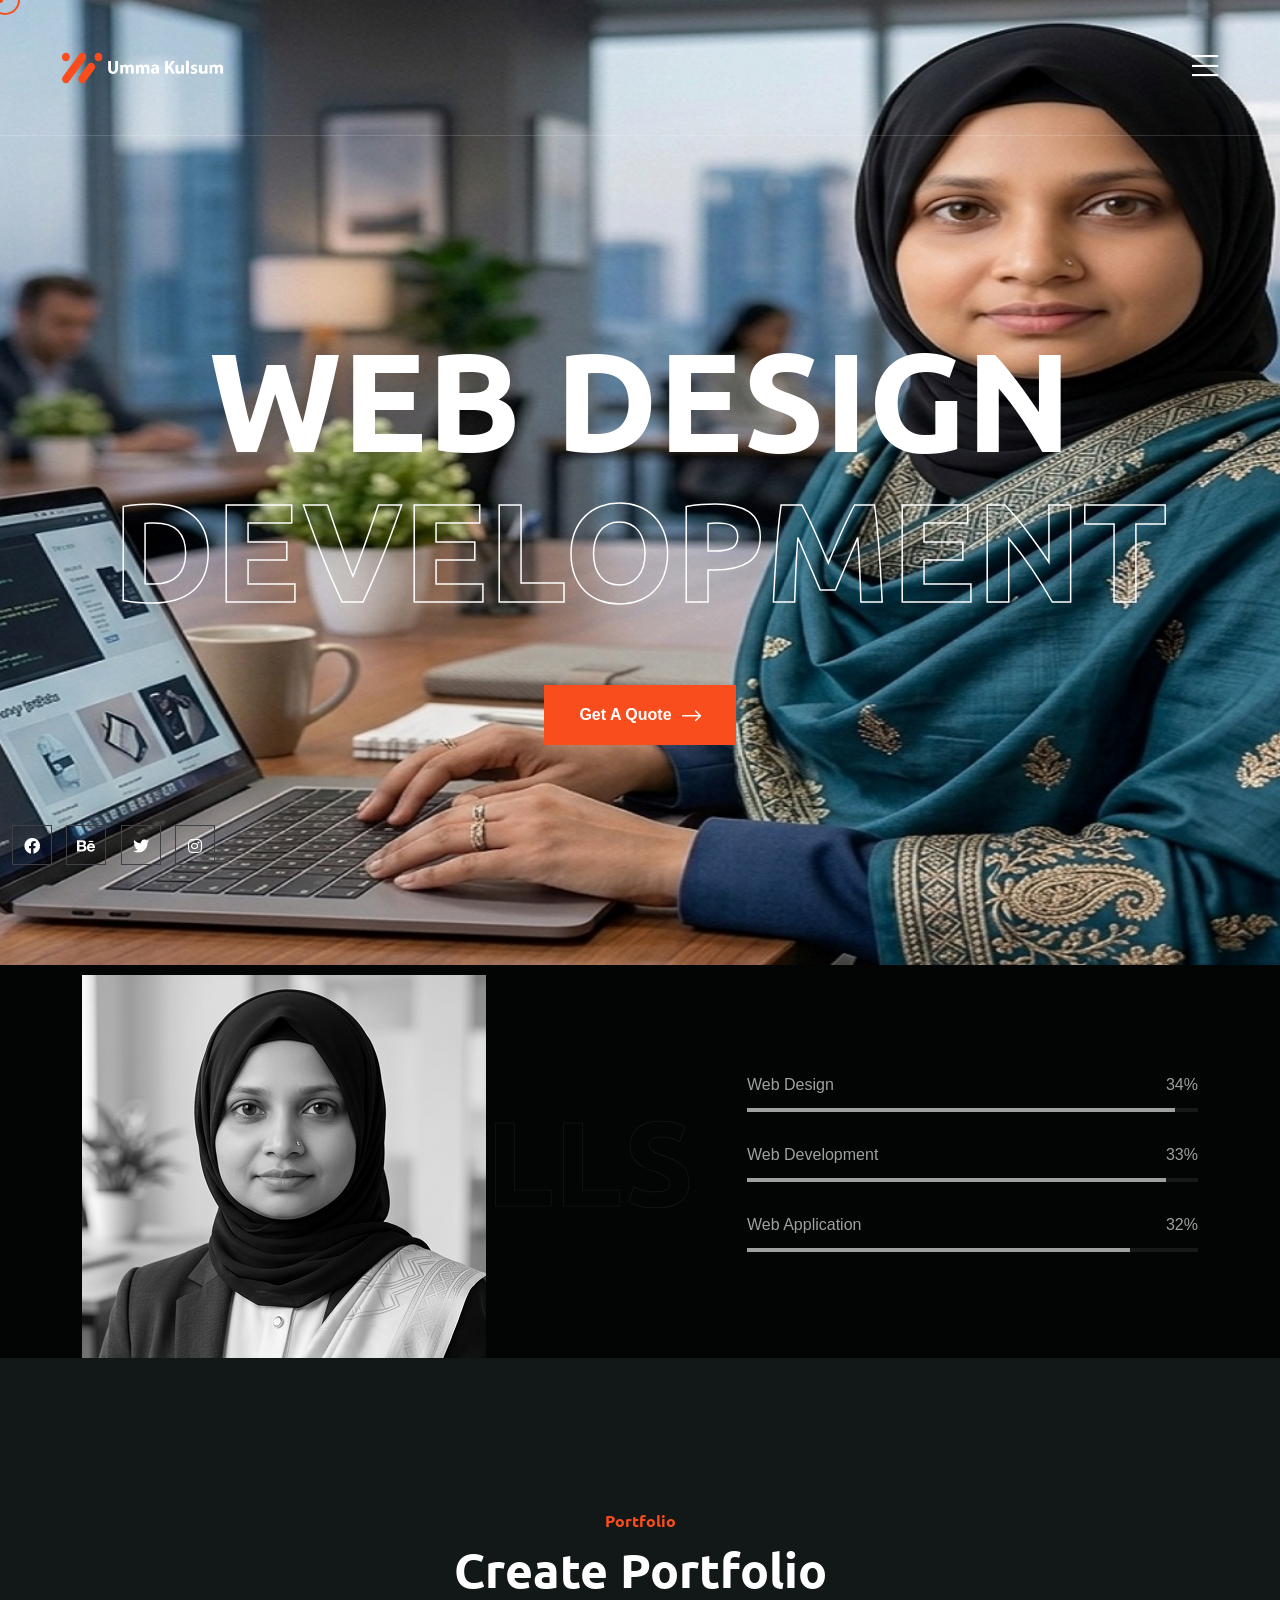
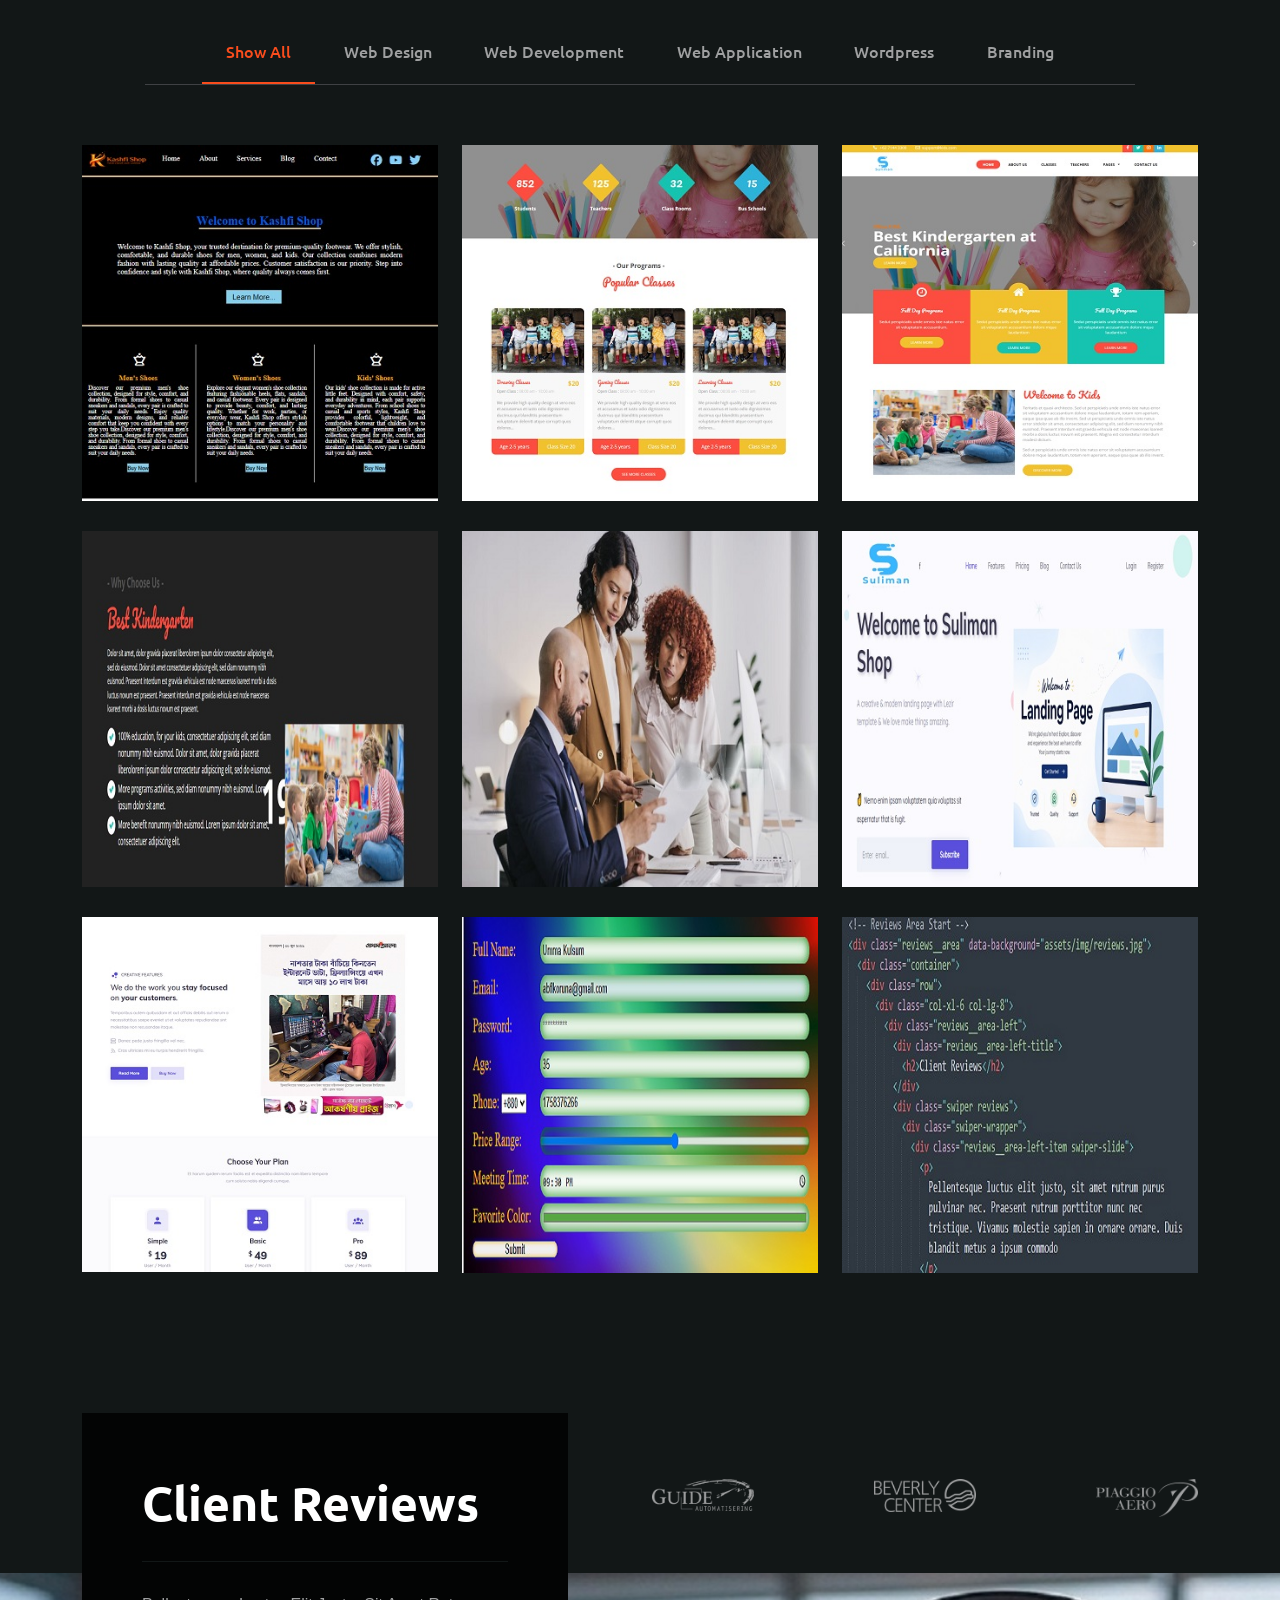
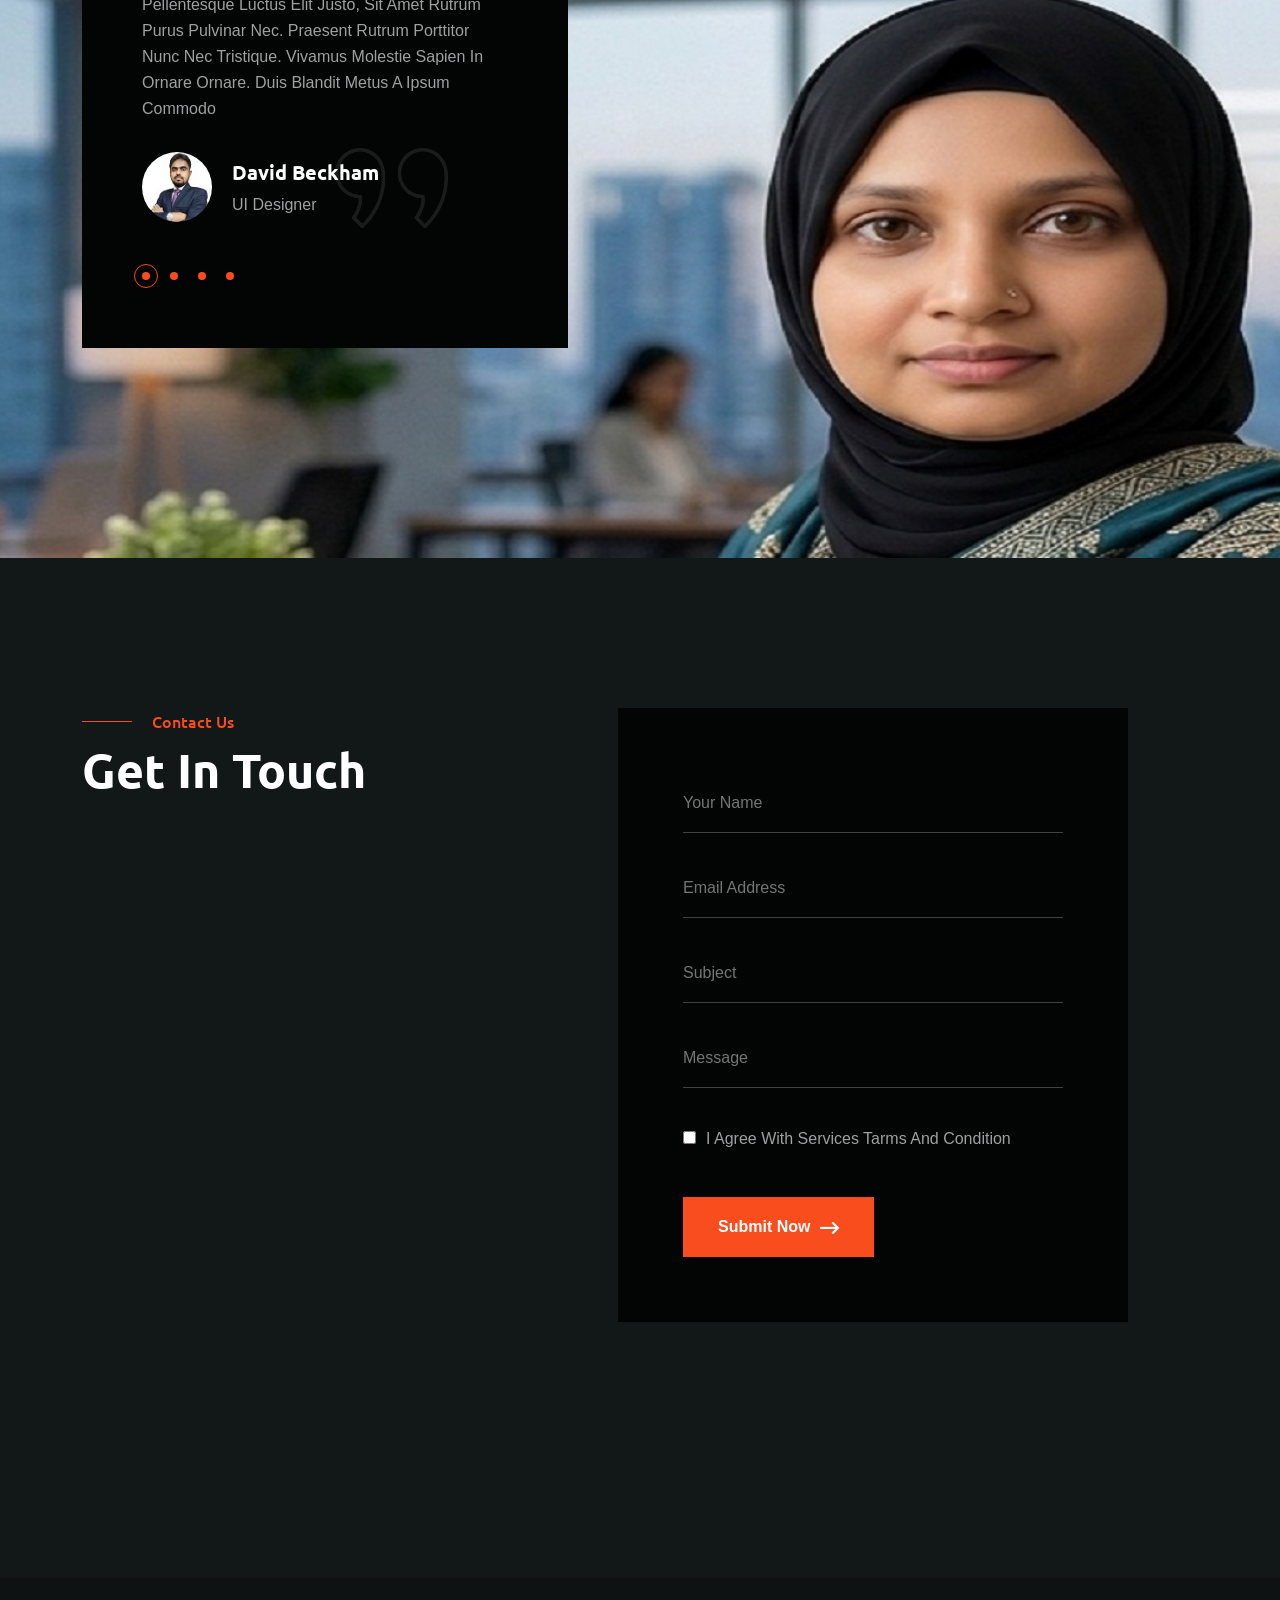
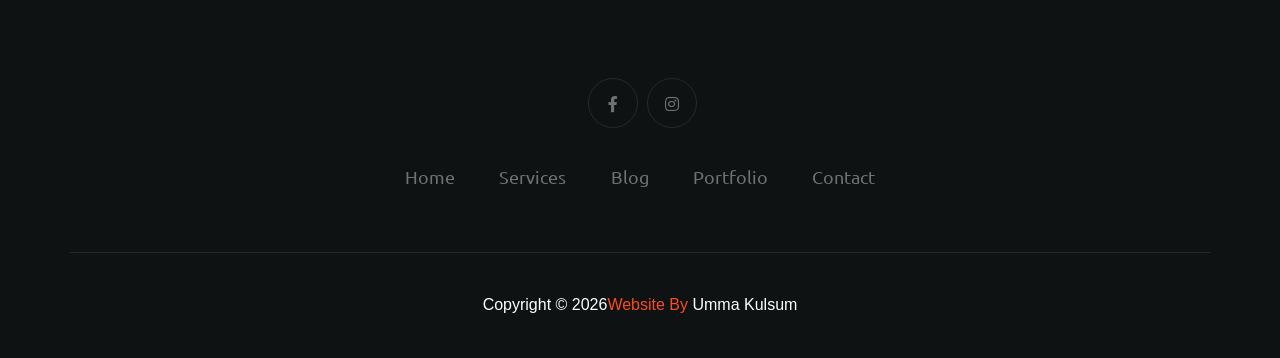
<file: index.html>
<!DOCTYPE html>
<html lang="en">
  <head>
    <!-- Start Meta -->
    <meta charset="UTF-8" />
    <meta http-equiv="X-UA-Compatible" content="IE=edge" />
    <meta name="description" content="Umma Kulsum" />
    <meta
      name="keywords"
      content="Freelancer,Web Designer,Web Developer,Landing page Designer, "
    />
    <meta name="author" content="Umma Kulsum" />
    <meta name="viewport" content="width=device-width, initial-scale=1" />
    <!-- Title of Site -->
    <title>Umma Kulsum</title>
    <!-- Favicons -->
    <link rel="icon" type="image/png" href="assets/img/favicon.png" />
    <!-- Bootstrap CSS -->
    <link rel="stylesheet" href="assets/css/bootstrap.min.css" />
    <!-- font awesome -->
    <link rel="stylesheet" href="assets/css/all.css" />
    <!-- Animate CSS -->
    <link rel="stylesheet" href="assets/css/animate.css" />
    <!-- Swiper -->
    <link rel="stylesheet" href="assets/css/swiper-bundle.min.css" />
    <!-- Magnific -->
    <link rel="stylesheet" href="assets/css/magnific-popup.css" />
    <!-- Mean menu -->
    <link rel="stylesheet" href="assets/css/meanmenu.min.css" />
    <!-- Custom CSS -->
    <link rel="stylesheet" href="assets/sass/style.css" />
  </head>

  <body class="custom__cursor">
    <div class="custom__cursor-one"></div>
    <div class="custom__cursor-two"></div>
    <!-- Preloader start -->
    <div class="theme-loader">
      <div class="spinner">
        <div class="double-bounce1"></div>
        <div class="double-bounce2"></div>
      </div>
    </div>
    <!-- Preloader end -->
    <!-- Header Area Start -->
    <div class="header__area three">
      <div class="container custom-container">
        <div class="header__area-box">
          <div class="header__area-box-logo">
            <a href="index.html">
              <img src="assets/img/logo-2.png" alt="" />
            </a>
          </div>
          <div class="header__area-box-sidebar d-block">
            <div class="header__area-box-sidebar-popup-icon">
              <a href="#"><i class="fal fa-bars"></i></a>
            </div>
          </div>
          <!-- sidebar Menu Start -->
          <div class="header__area-box-sidebar-popup">
            <div class="sidebar-close-btn">
              <a href="#"><i class="fal fa-times"></i></a>
            </div>
            <div class="header__area-box-sidebar-popup-logo">
              <a href="index.html">
                <img src="assets/img/logo-2.png" alt="" />
              </a>
            </div>
            <div class="header__area-box-sidebar-popup-menu">
              <ul>
                <li class="toggle-menu">
                  <a href="#">Home</a>
                  <!-- <ul class="sub-menu">
                    <li><a href="index.html">Home 01</a></li>
                    <li><a href="index-2.html">Home 02</a></li>
                    <li><a href="index-3.html">Home 03</a></li>
                  </ul> -->
                </li> 
                <li><a href="about.html">About</a></li>
                <li><a href="services.html">Services</a></li>

                <!-- <li class="toggle-menu">
                  <a href="#">Page<i class="fal fa-angle-down change"></i></a>
                  <ul class="sub-menu">
                    <li><a href="about.html">About</a></li>
                    <li><a href="services.html">Services</a></li>
                    <li>
                      <a href="services-details.html">Services Details</a>
                    </li>
                    <li><a href="error.html">Error</a></li>
                  </ul>
                </li> -->
                <li><a href="portfolio.html">Portfolio </a></li>
                <li><a href="blog.html">Blog</a></li>
                <li><a href="contact.html">Contact</a></li>    
                <!-- <li class="toggle-menu">
                  <a href="#"
                    >Portfolio<i class="fal fa-angle-down change"></i
                  ></a>
                  <ul class="sub-menu">
                    <li><a href="portfolio-1.html">Portfolio 01</a></li>
                    <li><a href="portfolio-2.html">Portfolio 02</a></li>
                    <li><a href="portfolio-3.html">Portfolio 03</a></li>
                    <li>
                      <a href="portfolio-details.html">Portfolio Details 01</a>
                    </li>
                    <li>
                      <a href="portfolio-details-2.html"
                        >Portfolio Details 02</a
                      >
                    </li>
                  </ul>
                </li> -->
               <!--  <li class="toggle-menu">
                  <a href="#">News<i class="fal fa-angle-down change"></i></a>
                  <ul class="sub-menu">
                    <li><a href="blog-standard.html">News</a></li>
                    <li><a href="blog-details.html">News Details</a></li>
                  </ul>
                </li>
                <li><a href="contact.html">Contact</a></li>
              </ul> -->
            </div>
            <div class="contact__info">
              <h4 class="mb-25">Contact Info</h4>
              <div class="contact__info-list">
                <a href="tel:89709806789"
                  ><i class="fal fa-phone-alt"></i>01758376266</a
                >
                <a href="mailto:info@webmail.com"
                  ><i class="fal fa-envelope-open-text"></i>abflkoruna@gmail.com</a
                >
                <a href="#"
                  ><i class="fal fa-map-marker-alt"></i>Dhaka,Bangladesh</a
                >
              </div>
            </div>
          </div>
          <div class="sidebar-overlay"></div>
          <!-- sidebar Menu Start -->
        </div>
      </div>
    </div>
    <!-- Header Area End -->
    <!-- Banner Area Start -->
    <div class="banner__area-three" data-background="assets/img/banner-3.jpg">
      <div class="container">
        <div class="row">
          <div class="col-xl-12">
            <div class="banner__area-three-content">
              <h1> Web Design <span>Development</span></h1>
              <a class="theme-btn-1" href="contact.html"
                >Get A Quote <i class="fal fa-long-arrow-right"></i
              ></a>
            </div>
          </div>
        </div>
      </div>
      <div class="banner__area-three-bottom">
        <div class="container custom-container">
          <div class="banner__area-three-bottom-icon">
            <ul>
              <li>
                <a href="#"><i class="fab fa-facebook"></i></a>
              </li>
              <li>
                <a href="#"><i class="fab fa-behance"></i></a>
              </li>
              <li>
                <a href="#"><i class="fab fa-twitter"></i></a>
              </li>
              <li>
                <a href="#"><i class="fab fa-instagram"></i></a>
              </li>
            </ul>
          </div>
        </div>
      </div>
    </div>
    <!-- Banner Area End -->
    <!-- Skill Area Start -->
    <div class="skill__area-two">
      <div class="container">
        <div class="row align-items-center">
          <div class="col-xl-7 col-lg-7 lg-mb-30">
            <div class="skill__area-two-left">
              <span>My Skills</span> <img src="assets/img/skills.png" alt="" />
            </div>
          </div>
          <div class="col-xl-5 col-lg-5">
            <div class="skill__area-two-right">
              <div class="skill__area-two-right-skill">
                <div class="skill__area-two-right-skill-item">
                  <div class="skill__area-two-right-skill-item-content">
                    <h6> Web Design</h6>
                    <span class="skill__area-two-right-skill-item-count">
                      <span class="counter">95</span>%</span
                    >
                  </div>
                  <div class="skill__area-two-right-skill-item-inner">
                    <div
                      class="skill__area-two-right-skill-item-bar"
                      data-width="95"
                    ></div>
                  </div>
                </div>
              </div>
              <div class="skill__area-two-right-skill mt-30">
                <div class="skill__area-two-right-skill-item">
                  <div class="skill__area-two-right-skill-item-content">
                    <h6>Web Development</h6>
                    <span class="skill__area-two-right-skill-item-count">
                      <span class="counter">93</span>%</span
                    >
                  </div>
                  <div class="skill__area-two-right-skill-item-inner">
                    <div
                      class="skill__area-two-right-skill-item-bar"
                      data-width="93"
                    ></div>
                  </div>
                </div>
              </div>
              <div class="skill__area-two-right-skill mt-30">
                <div class="skill__area-two-right-skill-item">
                  <div class="skill__area-two-right-skill-item-content">
                    <h6>Web Application</h6>
                    <span class="skill__area-two-right-skill-item-count">
                      <span class="counter">90</span>%</span
                    >
                  </div>
                  <div class="skill__area-two-right-skill-item-inner">
                    <div
                      class="skill__area-two-right-skill-item-bar"
                      data-width="85"
                    ></div>
                  </div>
                </div>
              </div>
            </div>
          </div>
        </div>
      </div>
    </div>
    <!-- Skill Area End -->
    <!-- Portfolio Area Start -->
    <div class="portfolio__area-two section-padding">
      <div class="container">
        <div class="row">
          <div class="col-xl-12 mb-60">
            <div class="portfolio__area-two-title">
              <span class="subtitle-one">Portfolio</span>
              <h2>Create Portfolio</h2>
            </div>
            <div class="portfolio__area-two-btn">
              <ul>
                <li class="active" data-filter="*">Show All</li>
                <li data-filter=".design"> Web Design</li>
                <li data-filter=".development"> Web Development</li>
                <li data-filter=".web application"> Web application</li>
                <li data-filter=".wordpress"> Wordpress</li>
                <li data-filter=".branding">Branding</li>
              </ul>
            </div>
          </div>
        </div>
        <div class="row portfolio__area-two-active">
          <div class="col-xl-4 col-lg-4 col-md-6 portfolio-item mb-30">
            <div class="portfolio__area-two-item">
              <img
                class="img__full"
                src="assets/img/portfolio/portfolio-7.jpg"
                alt=""
              />
              <div class="portfolio__area-two-item-content">
                <span>Welcome to Kashfi Shop</span>
                <h4><a href="portfolio-details-2.html">Welcome to Kashfi Shop</a></h4>
              </div>
            </div>
          </div>
          <div
            class="col-xl-4 col-lg-4 col-md-6 portfolio-item web application mb-30"
          >
            <div class="portfolio__area-two-item">
              <img
                class="img__full"
                src="assets/img/portfolio/portfolio-8.jpg"
                alt=""
              />
              <div class="portfolio__area-two-item-content">
                <span>Our Programs</span>
                <h4><a href="portfolio-details-2.html">Our Programs</a></h4>
              </div>
            </div>
          </div>
          <div
            class="col-xl-4 col-lg-4 col-md-6 portfolio-item branding design mb-30"
          >
            <div class="portfolio__area-two-item">
              <img
                class="img__full"
                src="assets/img/portfolio/portfolio-9.jpg"
                alt=""
              />
              <div class="portfolio__area-two-item-content">
                <span>Welcome to Kids</span>
                <h4><a href="portfolio-details-2.html">Welcome to Kids</a></h4>
              </div>
            </div>
          </div>
          <div
            class="col-xl-4 col-lg-4 col-md-6 portfolio-item development web application mb-30"
          >
            <div class="portfolio__area-two-item">
              <img
                class="img__full"
                src="assets/img/portfolio/portfolio-10.jpg"
                alt=""
              />
              <div class="portfolio__area-two-item-content">
                <span>Best Kindergarten</span>
                <h4><a href="portfolio-details-2.html">Best Kindergarten</a></h4>
              </div>
            </div>
          </div>
          <div class="col-xl-4 col-lg-4 col-md-6 portfolio-item design mb-30">
            <div class="portfolio__area-two-item">
              <img
                class="img__full"
                src="assets/img/portfolio/portfolio-11.jpg"
                alt=""
              />
              <div class="portfolio__area-two-item-content">
                <span>Team Member</span>
                <h4><a href="portfolio-details-2.html">Team Member</a></h4>
              </div>
            </div>
          </div>
          <div
            class="col-xl-4 col-lg-4 col-md-6 portfolio-item development branding wordpress mb-30"
          >
            <div class="portfolio__area-two-item">
              <img
                class="img__full"
                src="assets/img/portfolio/portfolio-12.jpg"
                alt=""
              />
              <div class="portfolio__area-two-item-content">
                <span>Welcome to Landing Page</span>
                <h4><a href="portfolio-details-2.html">Welcome to Landing Page</a></h4>
              </div>
            </div>
          </div>
          <div
            class="col-xl-4 col-lg-4 col-md-6 portfolio-item wordpress branding lg-mb-30"
          >
            <div class="portfolio__area-two-item">
              <img
                class="img__full"
                src="assets/img/portfolio/portfolio-13.jpg"
                woralt=""
              />
              <div class="portfolio__area-two-item-content">
                <span>Newspaper</span>
                <h4><a href="portfolio-details-2.html">Newspaper</a></h4>
              </div>
            </div>
          </div>
          <div
            class="col-xl-4 col-lg-4 col-md-6 portfolio-item design lg-mb-30"
          >
            <div class="portfolio__area-two-item">
              <img
                class="img__full"
                src="assets/img/portfolio/portfolio-14.jpg"
                alt=""
              />
              <div class="portfolio__area-two-item-content">
                <span>Create Form</span>
                <h4><a href="portfolio-details-2.html">Create Form</a></h4>
              </div>
            </div>
          </div>
          <div
            class="col-xl-4 col-lg-4 col-md-6 portfolio-item wordpress development"
          >
            <div class="portfolio__area-two-item">
              <img
                class="img__full"
                src="assets/img/portfolio/portfolio-15.jpg"
                alt=""
              />
              <div class="portfolio__area-two-item-content">
                <span>Welcome to Coding</span>
                <h4><a href="portfolio-details-2.html">Welcome to Coding</a></h4>
              </div>
            </div>
          </div>
        </div>
      </div>
    </div>
    <!-- Portfolio Area End -->
    <!-- Sponsors Area Start -->
    <div class="sponsors__area">
      <div class="container">
        <div class="row">
          <div class="col-xl-6"></div>
          <div class="col-xl-6">
            <div class="swiper sponsors-slider">
              <div class="swiper-wrapper">
                <div class="sponsors__area-brand swiper-slide">
                  <a href="#"><img src="assets/img/brand-1.png" alt="" /></a>
                </div>
                <div class="sponsors__area-brand swiper-slide">
                  <a href="#"><img src="assets/img/brand-2.png" alt="" /></a>
                </div>
                <div class="sponsors__area-brand swiper-slide">
                  <a href="#"><img src="assets/img/brand-3.png" alt="" /></a>
                </div>
                <div class="sponsors__area-brand swiper-slide">
                  <a href="#"><img src="assets/img/brand-4.png" alt="" /></a>
                </div>
              </div>
            </div>
          </div>
        </div>
      </div>
    </div>
    <!-- Sponsors Area End -->
    <!-- Reviews Area Start -->
    <div class="reviews__area" data-background="assets/img/reviews.jpg">
      <div class="container">
        <div class="row">
          <div class="col-xl-6 col-lg-8">
            <div class="reviews__area-left">
              <div class="reviews__area-left-title">
                <h2>Client Reviews</h2>
              </div>
              <div class="swiper reviews">
                <div class="swiper-wrapper">
                  <div class="reviews__area-left-item swiper-slide">
                    <p>
                      Pellentesque luctus elit justo, sit amet rutrum purus
                      pulvinar nec. Praesent rutrum porttitor nunc nec
                      tristique. Vivamus molestie sapien in ornare ornare. Duis
                      blandit metus a ipsum commodo
                    </p>
                    <div class="reviews__area-left-item-client">
                      <div class="reviews__area-left-item-client-avatar">
                        <img src="assets/img/avatar/client.jpg" alt="" />
                      </div>
                      <div class="reviews__area-left-item-client-content">
                        <h5>David Beckham</h5>
                        <span>UI Designer</span>
                      </div>
                    </div>
                  </div>
                  <div class="reviews__area-left-item swiper-slide">
                    <p>
                      Pellentesque luctus elit justo, sit amet rutrum purus
                      pulvinar nec. Praesent rutrum porttitor nunc nec
                      tristique. Vivamus molestie sapien in ornare ornare. Duis
                      blandit metus a ipsum commodo
                    </p>
                    <div class="reviews__area-left-item-client">
                      <div class="reviews__area-left-item-client-avatar">
                        <img src="assets/img/avatar/client-1.jpg" alt="" />
                      </div>
                      <div class="reviews__area-left-item-client-content">
                        <h5>Philip Kotler</h5>
                        <span>UI Designer</span>
                      </div>
                    </div>
                  </div>
                  <div class="reviews__area-left-item swiper-slide">
                    <p>
                      Pellentesque luctus elit justo, sit amet rutrum purus
                      pulvinar nec. Praesent rutrum porttitor nunc nec
                      tristique. Vivamus molestie sapien in ornare ornare. Duis
                      blandit metus a ipsum commodo
                    </p>
                    <div class="reviews__area-left-item-client">
                      <div class="reviews__area-left-item-client-avatar">
                        <img src="assets/img/avatar/client-2.jpg" alt="" />
                      </div>
                      <div class="reviews__area-left-item-client-content">
                        <h5>Janet Jackson</h5>
                        <span>UI Designer</span>
                      </div>
                    </div>
                  </div>
                  <div class="reviews__area-left-item swiper-slide">
                    <p>
                      Pellentesque luctus elit justo, sit amet rutrum purus
                      pulvinar nec. Praesent rutrum porttitor nunc nec
                      tristique. Vivamus molestie sapien in ornare ornare. Duis
                      blandit metus a ipsum commodo
                    </p>
                    <div class="reviews__area-left-item-client">
                      <div class="reviews__area-left-item-client-avatar">
                        <img src="assets/img/avatar/client-3.jpg" alt="" />
                      </div>
                      <div class="reviews__area-left-item-client-content">
                        <h5>Paris Jackson</h5>
                        <span>UI Designer</span>
                      </div>
                    </div>
                  </div>
                </div>
              </div>
              <div class="reviews__area-left-dots">
                <div class="reviews-pagination"></div>
              </div>
              <div class="reviews__area-left-quote">
                <img src="assets/img/icon/quote.png" alt="" />
              </div>
            </div>
          </div>
        </div>
      </div>
    </div>
    <!-- Reviews Area End -->
    <!-- Contact Area Start -->
    <div class="contact__area section-padding">
      <div class="container">
        <div class="row mb-60">
          <div class="col-xl-12">
            <div class="contact__area-title lg-t-center">
              <span class="subtitle">Contact Us</span>
              <h2>Get in Touch</h2>
            </div>
          </div>
        </div>
        <div class="row">
          <div class="col-xl-12">
            <div class="contact__area-bottom">
              <div class="contact__area-bottom-form">
                <form
                  id="contact-form"
                  action="assets/form/mail.php"
                  method="POST"
                >
                  <div class="row">
                    <div class="col-sm-12 mb-25">
                      <div class="contact__area-bottom-form-item">
                        <input
                          type="text"
                          name="name"
                          placeholder="Your Name"
                          required="required"
                        />
                      </div>
                    </div>
                    <div class="col-sm-12 mb-25">
                      <div class="contact__area-bottom-form-item">
                        <input
                          type="text"
                          name="email"
                          placeholder="Email Address"
                          required="required"
                        />
                      </div>
                    </div>
                    <div class="col-sm-12 mb-25">
                      <div class="contact__area-bottom-form-item">
                        <input
                          type="text"
                          name="subject"
                          placeholder="Subject"
                          required="required"
                        />
                      </div>
                    </div>
                    <div class="col-sm-12 mb-30">
                      <div class="contact__area-bottom-form-item">
                        <textarea
                          name="message"
                          rows="5"
                          placeholder="Message"
                        ></textarea>
                      </div>
                    </div>
                    <div class="col-sm-12 mb-45">
                      <div class="contact__area-bottom-form-item">
                        <label>
                          <input class="mr-10" type="checkbox" />I agree with
                          services tarms and condition</label
                        >
                      </div>
                    </div>
                    <div class="col-sm-12">
                      <div class="contact__area-bottom-form-item">
                        <button class="theme-btn-1" type="submit">
                          Submit Now<i class="far fa-long-arrow-right"></i>
                        </button>
                      </div>
                    </div>
                  </div>
                </form>
              </div>
              <div class="contact__area-bottom-map">
              <iframe src="https://www.google.com/maps/embed?pb=!1m18!1m12!1m3!1d6257736.389259135!2d85.04596142271288!3d23.427176529853078!2m3!1f0!2f0!3f0!3m2!1i1024!2i768!4f13.1!3m3!1m2!1s0x30adaaed80e18ba7%3A0xf2d28e0c4e1fc6b!2sBangladesh!5e1!3m2!1sen!2sbd!4v1783227441058!5m2!1sen!2sbd" loading="lazy" >
                </iframe>
              </div>
            </div>
          </div>
        </div>
      </div>
    </div>
    <!-- Contact Area End -->
    <!-- Footer Area Start -->
    <div class="footer__area pt-60 pb-60">
      <div class="container">
        <div class="row align-items-center">
          <div class="col-xl-12">
            <div class="footer__area-widget t-center">
              <div class="footer__area-widget-about">
                <div class="footer__area-widget-about-social three">
                  <ul>
                    <li>
                      <a href="#"><i class="fab fa-facebook-f"></i></a>
                    </li>
                    
                  <!--   <li>
                      <a href="#"><i class="fab fa-linkedin-in"></i></a>
                    </li> -->
                    
                    <li>
                      <a href="#"><i class="fab fa-instagram"></i></a>
                    </li>
                  </ul>
                </div>
                <div class="footer__area-widget-about-menu three">
                  <ul>
                    <li><a href="index.html">Home</a></li>
                    <li><a href="services.html">Services</a></li>
                    <li><a href="blog.html">Blog</a></li>
                    <li><a href="portfolio.html">Portfolio</a></li>
                    <li><a href="contact.html">Contact</a></li>
                  </ul>
                </div>
              </div>
            </div>
          </div>
        </div>
      </div>
    </div>
    <!-- Footer Area End -->
    <!-- Copyright Area Start -->
    <div class="copyright__area">
      <div class="container">
        <div class="row align-items-center copyright__area-border">
          <div class="col-xl-12">
            <div class="copyright__area-left t-center">
              <p>
                Copyright © 2026<a href="index.html">Website by</a> 
                Umma Kulsum
              </p>
            </div>
          </div>
        </div>
      </div>
    </div>
    <!-- Copyright Area End -->
    <!-- Scroll Btn Start -->
    <div class="scroll-up">
      <svg
        class="scroll-circle svg-content"
        width="100%"
        height="100%"
        viewBox="-1 -1 102 102"
      >
        <path d="M50,1 a49,49 0 0,1 0,98 a49,49 0 0,1 0,-98" />
      </svg>
    </div>
    <!-- Scroll Btn End -->
    <!-- Main JS -->
    <script src="assets/js/jquery-3.6.0.min.js"></script>
    <!-- Bootstrap JS -->
    <script src="assets/js/bootstrap.min.js"></script>
    <!-- Counter up -->
    <script src="assets/js/jquery.counterup.min.js"></script>
    <!-- Popper JS -->
    <script src="assets/js/popper.min.js"></script>
    <!-- Progressbar JS -->
    <script src="assets/js/progressbar.min.js"></script>
    <!-- Magnific JS -->
    <script src="assets/js/jquery.magnific-popup.min.js"></script>
    <!-- Swiper JS -->
    <script src="assets/js/swiper-bundle.min.js"></script>
    <!-- Waypoints JS -->
    <script src="assets/js/jquery.waypoints.min.js"></script>
    <!-- Isotope JS -->
    <script src="assets/js/isotope.pkgd.min.js"></script>
    <!-- Mean menu -->
    <script src="assets/js/jquery.meanmenu.min.js"></script>
    <!-- Custom JS -->
    <script src="assets/js/custom.js"></script>
  </body>
</html>
</file>
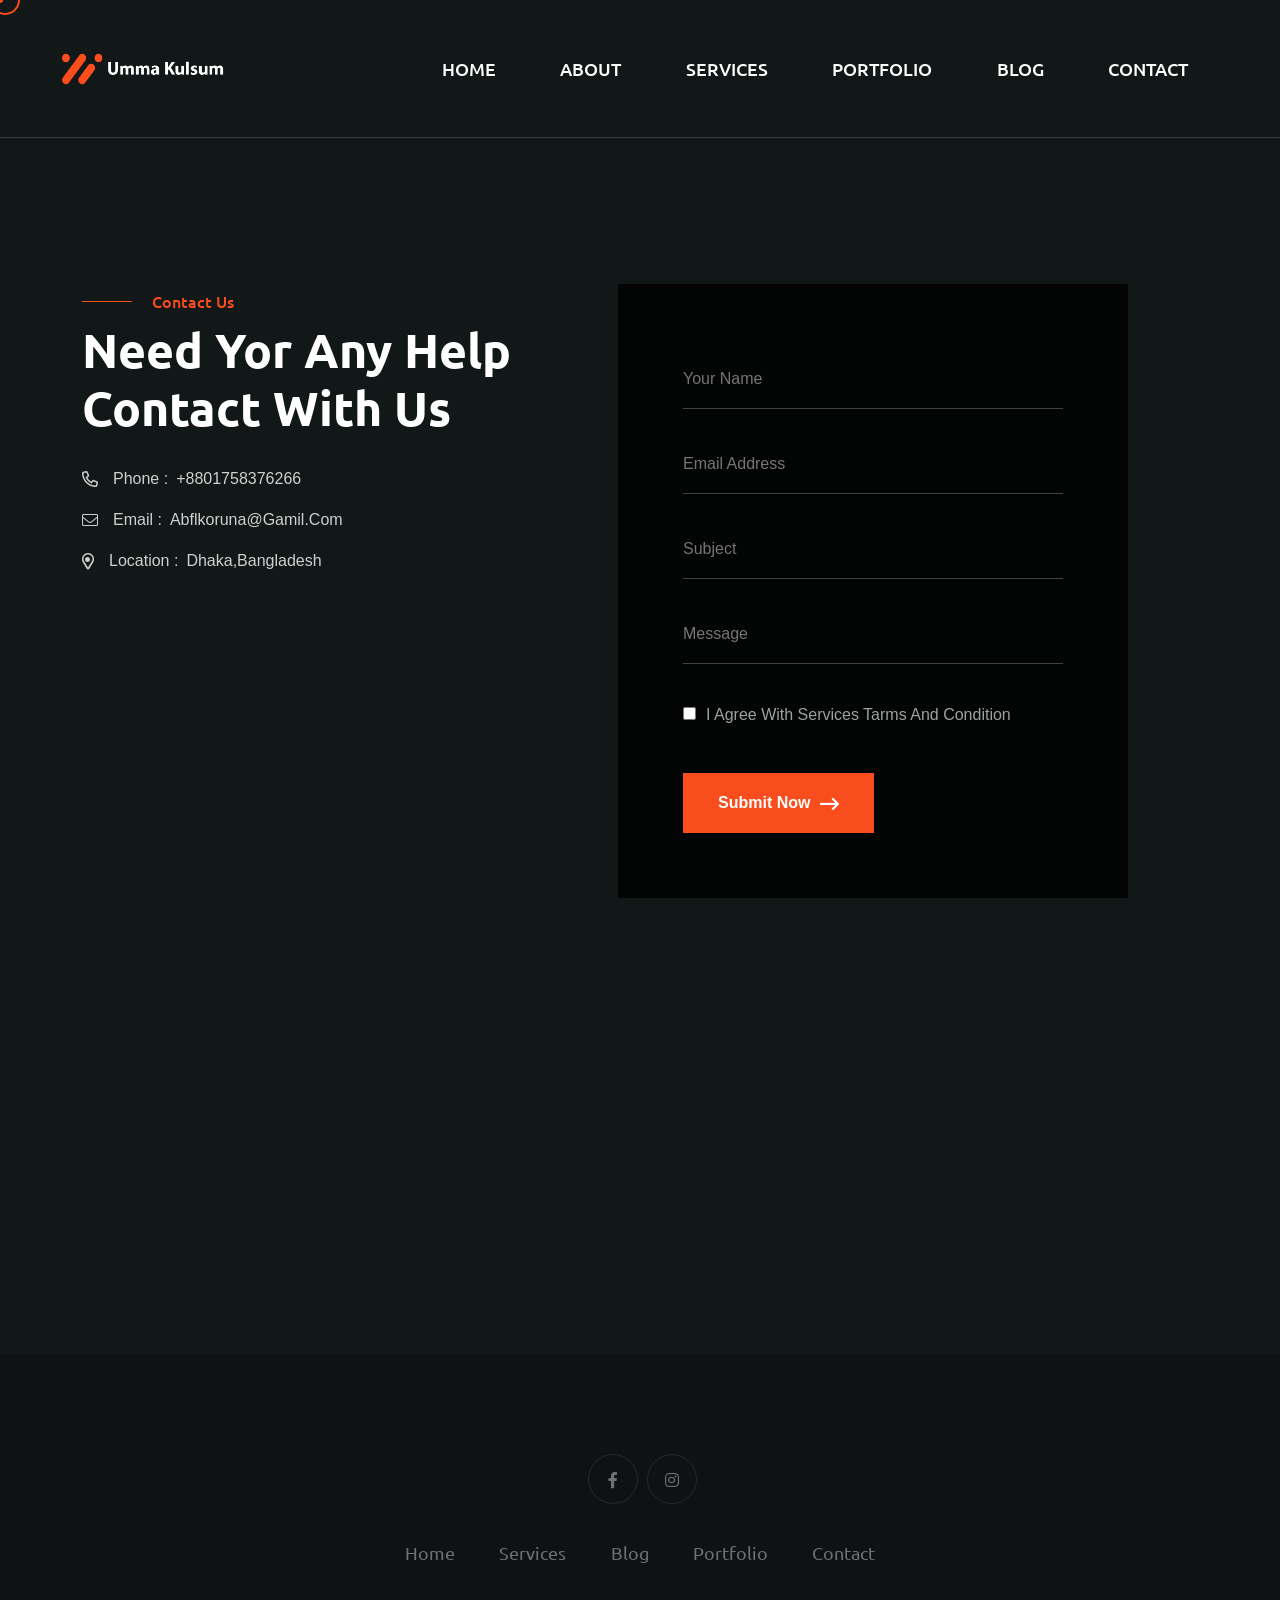
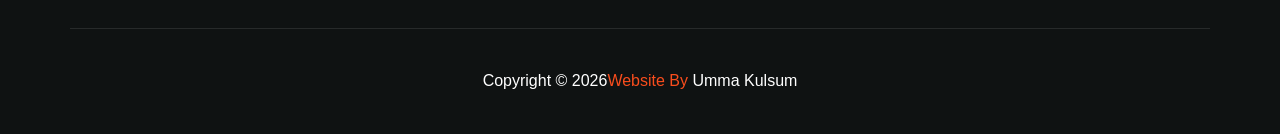
<file: contact.html>
<!DOCTYPE html>
<html lang="en">
  <head>
    <!-- Start Meta -->
     <meta charset="UTF-8" />
    <meta http-equiv="X-UA-Compatible" content="IE=edge" />
    <meta name="description" content="Umma Kulsum" />
    <meta
      name="keywords"
      content="Freelancer,Web Designer,Web Developer,Landing page Designer, "
    />
    <meta name="author" content="Umma Kulsum" />
    <meta name="viewport" content="width=device-width, initial-scale=1" />
    <!-- Title of Site -->
   <title>Umma Kulsum</title>
    <!-- Favicons -->
    <link rel="icon" type="image/png" href="assets/img/favicon.png" />
    <!-- Bootstrap CSS -->
    <link rel="stylesheet" href="assets/css/bootstrap.min.css" />
    <!-- font awesome -->
    <link rel="stylesheet" href="assets/css/all.css" />
    <!-- Animate CSS -->
    <link rel="stylesheet" href="assets/css/animate.css" />
    <!-- Swiper -->
    <link rel="stylesheet" href="assets/css/swiper-bundle.min.css" />
    <!-- Magnific -->
    <link rel="stylesheet" href="assets/css/magnific-popup.css" />
    <!-- Mean menu -->
    <link rel="stylesheet" href="assets/css/meanmenu.min.css" />
    <!-- Custom CSS -->
    <link rel="stylesheet" href="assets/sass/style.css" />
  </head>

  <body class="custom__cursor">
    <div class="custom__cursor-one"></div>
    <div class="custom__cursor-two"></div>
    <!-- Preloader start -->
    <div class="theme-loader">
      <div class="spinner">
        <div class="double-bounce1"></div>
        <div class="double-bounce2"></div>
      </div>
    </div>
    <!-- Preloader end -->
     <!-- Header Area Start -->
    <div class="header__area all-page">
      <div class="container custom-container">
        <div class="header__area-box">
          <div class="header__area-box-logo two">
            <a href="index.html">
              <img src="assets/img/logo-2.png" alt="" />
            </a>
            <div class="responsive-menu"></div>
          </div>
          <div class="header__area-box-main-menu meanmenu-responsive">
            <ul id="mobilemenu">
              <li class="menu-item-has-children">
                 <li><a href="index.html">Home </a></li>
                <li><a href="about.html">About</a></li>
                <li><a href="services.html">Services</a></li>
                <li><a href="portfolio.html">Portfolio</a></li>
                <li><a href="blog.html">Blog</a></li>
                <li><a href="contact.html">Contact</a></li>
                <!-- <ul class="sub-menu">
                  <li><a href="index.html">Home 01</a></li>
                  <li><a href="index-2.html">Home 02</a></li>
                  <li><a href="index-3.html">Home 03</a></li>
                </ul> -->
             <!--  </li>
              <li class="menu-item-has-children">
                <a href="#">Page</a>
                <ul class="sub-menu">
                  <li><a href="about.html">About</a></li>
                  <li><a href="services.html">Services</a></li>
                  <li><a href="services-details.html">Services Details</a></li>
                  <li><a href="error.html">Error</a></li>
                </ul>
              </li>
              <li class="menu-item-has-children">
                <a href="#">Portfolio</a>
                <ul class="sub-menu">
                  <li><a href="portfolio-1.html">Portfolio 01</a></li>
                  <li><a href="portfolio-2.html">Portfolio 02</a></li>
                  <li><a href="portfolio-3.html">Portfolio 03</a></li>
                  <li>
                    <a href="portfolio-details.html">Portfolio Details 01</a>
                  </li>
                  <li>
                    <a href="portfolio-details-2.html">Portfolio Details 02</a>
                  </li>
                </ul>
              </li>
              <li class="menu-item-has-children">
                <a href="#">News</a>
                <ul class="sub-menu">
                  <li><a href="blog-standard.html">News</a></li>
                  <li><a href="blog-details.html">News Details</a></li>
                </ul>
              </li>
              <li><a href="contact.html">Contact</a></li>
            </ul>
          </div>
          <div class="header__area-box-sidebar">
            <div class="header__area-box-sidebar-popup-icon">
              <a href="#"><i class="fal fa-bars"></i></a>
            </div> -->
          </div>
    
          <!-- sidebar Menu Start -->
          <div class="header__area-box-sidebar-popup">
            <div class="sidebar-close-btn">
              <a href="#"><i class="fal fa-times"></i></a>
            </div>
            <div class="header__area-box-sidebar-popup-logo">
              <a href="index.html">
                <img src="assets/img/logo-2.png" alt="" />
              </a>
            </div>
            <p>
              Aliquam nibh tortor, faucibus quis ligula eget, faucibus auctor
              sapien. Fusce vulputate magna in magna pellentesque in mauris
              dignissim, imperdiet risus ac, congue nunc.
            </p>
            <div class="header__area-box-sidebar-popup-contact">
              <h4 class="mb-25">Contact Us</h4>
              <form action="#">
                <div class="row">
                  <div class="col-sm-12 mb-30">
                    <div
                      class="header__area-box-sidebar-popup-contact-form-item two"
                    >
                      <i class="far fa-user"></i>
                      <input
                        type="text"
                        name="name"
                        placeholder="Your Name"
                        required="required"
                      />
                    </div>
                  </div>
                  <div class="col-sm-12 mb-30">
                    <div
                      class="header__area-box-sidebar-popup-contact-form-item two"
                    >
                      <i class="far fa-envelope-open"></i>
                      <input
                        type="text"
                        name="email"
                        placeholder="Email Address"
                        required="required"
                      />
                    </div>
                  </div>
                  <div class="col-sm-12 mb-30">
                    <div
                      class="header__area-box-sidebar-popup-contact-form-item two"
                    >
                      <i class="fal fa-pen"></i>
                      <textarea
                        name="message"
                        rows="5"
                        placeholder="Message"
                      ></textarea>
                    </div>
                  </div>
                  <div class="col-sm-12">
                    <div
                      class="header__area-box-sidebar-popup-contact-form-item"
                    >
                      <button class="theme-btn-1" type="submit">
                        Submit Now<i class="fal fa-long-arrow-right"></i>
                      </button>
                    </div>
                  </div>
                </div>
              </form>
            </div>
            <div class="header__area-box-sidebar-popup-follow-us">
              <h4 class="mb-25">Follow Us</h4>
              <div class="header__area-box-sidebar-popup-follow-us-social two">
                <ul>
                  <li>
                    <a href="#"><i class="fab fa-facebook-f"></i></a>
                  </li>
                  <li>
                    <a href="#"><i class="fab fa-twitter"></i></a>
                  </li>
                  <li>
                    <a href="#"><i class="fab fa-instagram"></i></a>
                  </li>
                  <li>
                    <a href="#"><i class="fab fa-linkedin-in"></i></a>
                  </li>
                </ul>
              </div>
            </div>
          </div>
          <div class="sidebar-overlay"></div>
          <!-- sidebar Menu Start -->
        </div>
      </div>
    </div>
    <!-- Header Area End -->
    
    <!-- Contact Area Start -->
    <div class="contact__area section-padding">
      <div class="container">
        <div class="row mb-60">
          <div class="col-xl-5 col-lg-6">
            <div class="contact__area-title">
              <span class="subtitle">Contact Us</span>
              <h2>Need Yor any help Contact with Us</h2>
            </div>
            <div class="contact__area-info">
              <div class="contact__area-info-item">
                <div class="contact__area-info-item-icon">
                  <i class="far fa-phone-alt"></i>
                  <span>Phone :</span>
                </div>
                <div class="contact__area-info-item-content">
                  <a href="tel">+8801758376266</a>
                </div>
              </div>
              <div class="contact__area-info-item">
                <div class="contact__area-info-item-icon">
                  <i class="fal fa-envelope"></i>
                  <span>Email :</span>
                </div>
                <div class="contact__area-info-item-content">
                  <a href="eamil">abflkoruna@gamil.com</a>
                </div>
              </div>
              <div class="contact__area-info-item">
                <div class="contact__area-info-item-icon">
                  <i class="far fa-map-marker-alt"></i>
                  <span>Location :</span>
                </div>
                <div class="contact__area-info-item-content">
                  <a href="#">Dhaka,Bangladesh</a>
                </div>
              </div>
            </div>
          </div>
        </div>
        <div class="row">
          <div class="col-xl-12">
            <div class="contact__area-bottom">
              <div class="contact__area-bottom-form page">
                <form
                  id="contact-form"
                  action="assets/form/mail.php"
                  method="POST"
                >
                  <div class="row">
                    <div class="col-sm-12 mb-25">
                      <div class="contact__area-bottom-form-item">
                        <input
                          type="text"
                          name="name"
                          placeholder="Your Name"
                          required="required"
                        />
                      </div>
                    </div>
                    <div class="col-sm-12 mb-25">
                      <div class="contact__area-bottom-form-item">
                        <input
                          type="text"
                          name="email"
                          placeholder="Email Address"
                          required="required"
                        />
                      </div>
                    </div>
                    <div class="col-sm-12 mb-25">
                      <div class="contact__area-bottom-form-item">
                        <input
                          type="text"
                          name="subject"
                          placeholder="Subject"
                          required="required"
                        />
                      </div>
                    </div>
                    <div class="col-sm-12 mb-30">
                      <div class="contact__area-bottom-form-item">
                        <textarea
                          name="message"
                          rows="5"
                          placeholder="Message"
                        ></textarea>
                      </div>
                    </div>
                    <div class="col-sm-12 mb-45">
                      <div class="contact__area-bottom-form-item">
                        <label>
                          <input class="mr-10" type="checkbox" />I agree with
                          services tarms and condition</label
                        >
                      </div>
                    </div>
                    <div class="col-sm-12">
                      <div class="contact__area-bottom-form-item">
                        <button class="theme-btn-1" type="submit">
                          Submit Now<i class="far fa-long-arrow-right"></i>
                        </button>
                      </div>
                    </div>
                  </div>
                </form>
              </div>
              <div class="contact__area-bottom-map">
                <iframe src="https://www.google.com/maps/embed?pb=!1m18!1m12!1m3!1d6257736.389259135!2d85.04596142271288!3d23.427176529853078!2m3!1f0!2f0!3f0!3m2!1i1024!2i768!4f13.1!3m3!1m2!1s0x30adaaed80e18ba7%3A0xf2d28e0c4e1fc6b!2sBangladesh!5e1!3m2!1sen!2sbd!4v1783227441058!5m2!1sen!2sbd" loading="lazy" >
                </iframe>
              </div>
            </div>
          </div>
        </div>
      </div>
    </div>
    <!-- Contact Area End -->
     <!-- Footer Area Start -->
    <div class="footer__area pt-60 pb-60">
      <div class="container">
        <div class="row align-items-center">
          <div class="col-xl-12">
            <div class="footer__area-widget t-center">
              <div class="footer__area-widget-about m-0">
                <div class="footer__area-widget-about-social three">
                  <ul>
                    <li>
                      <a href="#"><i class="fab fa-facebook-f"></i></a>
                    </li>
                  </li>
                    <li>
                      <a href="#"><i class="fab fa-instagram"></i></a>
                    </li>
                  </ul>
                </div>
                <div class="footer__area-widget-about-menu three">
                  <ul>
                    <li><a href="index.html">Home</a></li>
                    <li><a href="services.html">Services</a></li>
                    <li><a href="blog.html">Blog</a></li>
                    <li><a href="portfolio.html">Portfolio</a></li>
                    <li><a href="contact.html">Contact</a></li>
                  </ul>
                </div>
              </div>
            </div>
          </div>
        </div>
      </div>
    </div>
    <!-- Footer Area End -->
<!-- Copyright Area Start -->
    <div class="copyright__area">
      <div class="container">
        <div class="row align-items-center copyright__area-border">
          <div class="col-xl-12">
            <div class="copyright__area-left t-center">
              <p>
                Copyright © 2026<a href="index.html">Website by</a> 
                Umma Kulsum
              </p>
            </div>
          </div>
        </div>
      </div>
    </div>
    <!-- Copyright Area End -->
    <!-- Scroll Btn Start -->
    <div class="scroll-up">
      <svg
        class="scroll-circle svg-content"
        width="100%"
        height="100%"
        viewBox="-1 -1 102 102"
      >
        <path d="M50,1 a49,49 0 0,1 0,98 a49,49 0 0,1 0,-98" />
      </svg>
    </div>
    <!-- Scroll Btn End -->
    <!-- Main JS -->
    <script src="assets/js/jquery-3.6.0.min.js"></script>
    <!-- Bootstrap JS -->
    <script src="assets/js/bootstrap.min.js"></script>
    <!-- Counter up -->
    <script src="assets/js/jquery.counterup.min.js"></script>
    <!-- Popper JS -->
    <script src="assets/js/popper.min.js"></script>
    <!-- Progressbar JS -->
    <script src="assets/js/progressbar.min.js"></script>
    <!-- Magnific JS -->
    <script src="assets/js/jquery.magnific-popup.min.js"></script>
    <!-- Swiper JS -->
    <script src="assets/js/swiper-bundle.min.js"></script>
    <!-- Waypoints JS -->
    <script src="assets/js/jquery.waypoints.min.js"></script>
    <!-- Isotope JS -->
    <script src="assets/js/isotope.pkgd.min.js"></script>
    <!-- Mean menu -->
    <script src="assets/js/jquery.meanmenu.min.js"></script>
    <!-- Custom JS -->
    <script src="assets/js/custom.js"></script>
  </body>
</html>
</file>
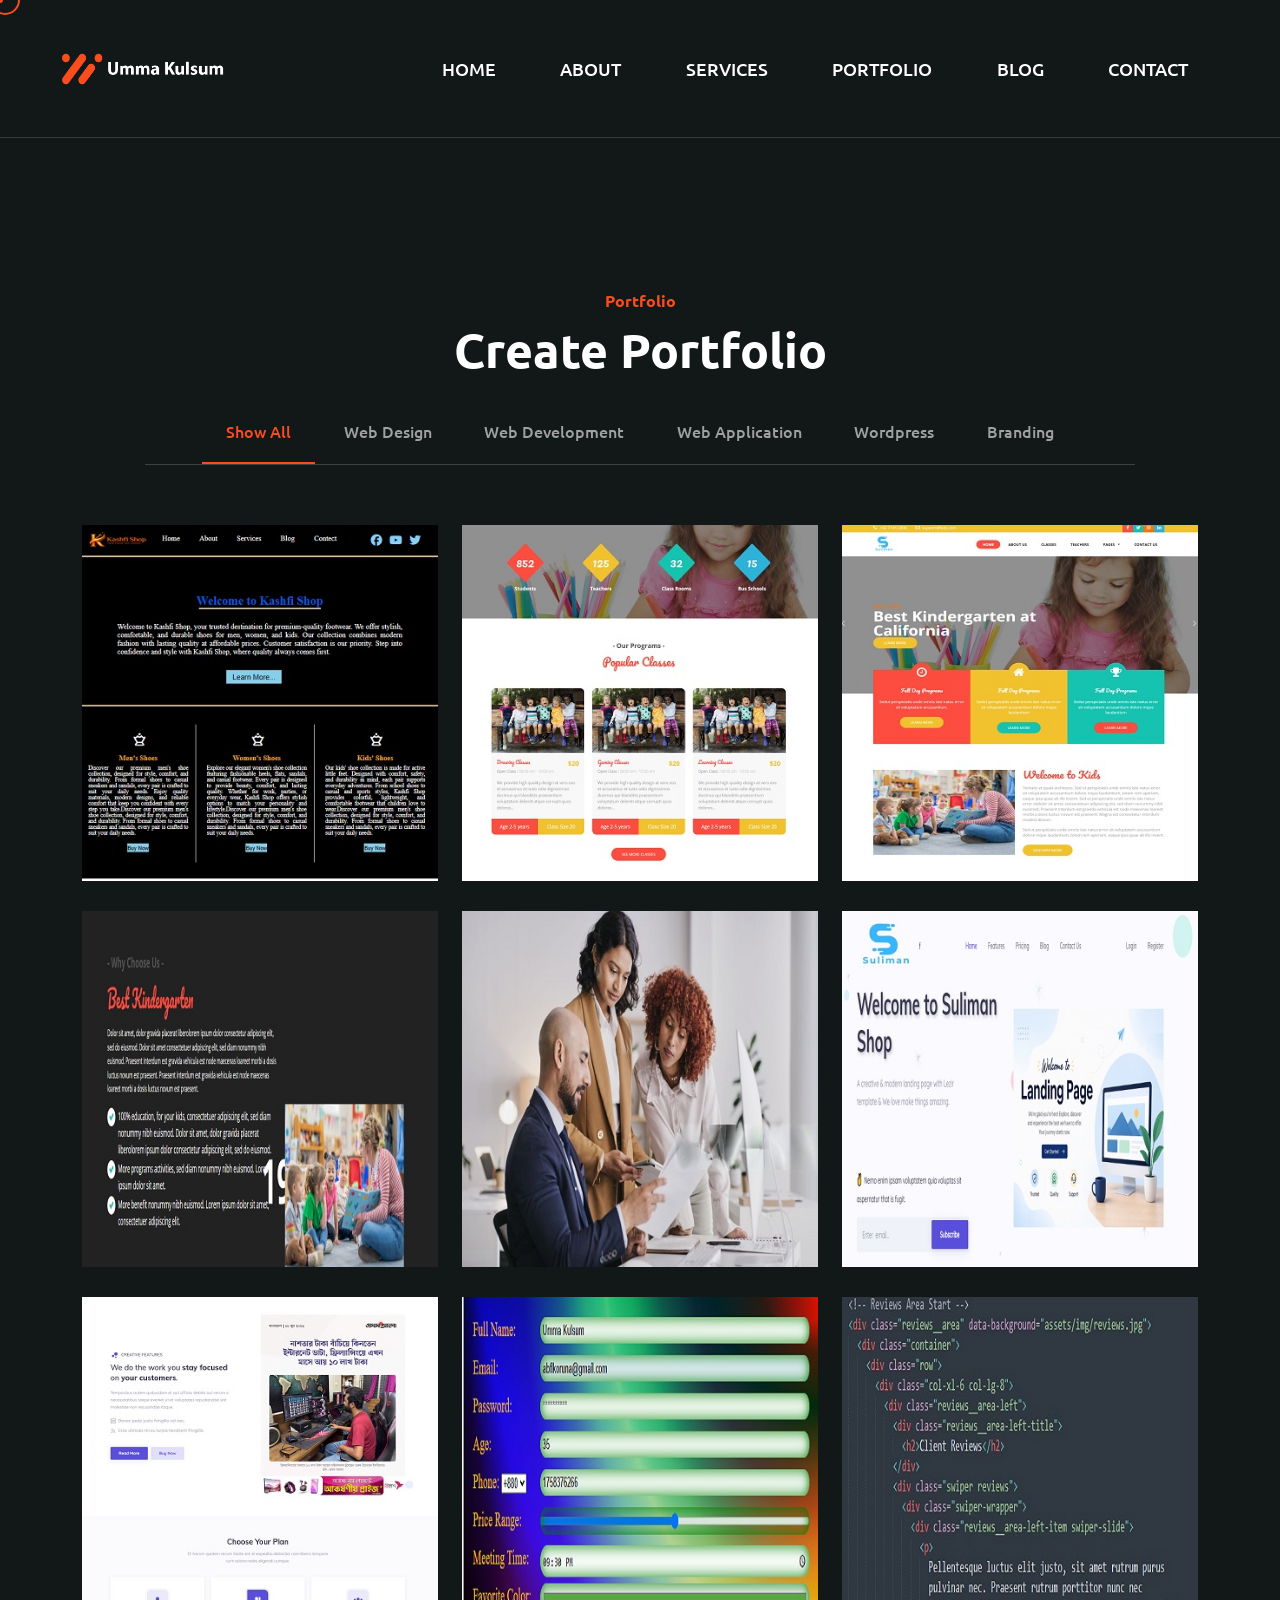
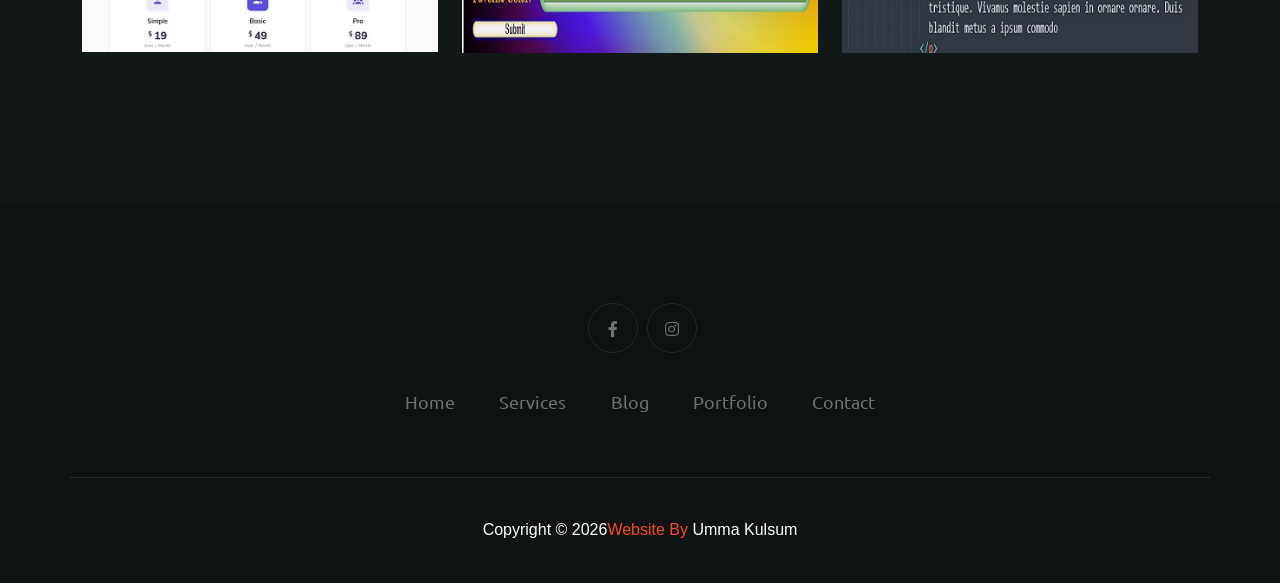
<file: portfolio.html>
<!DOCTYPE html>
<html lang="en">
  <head>
    <!-- Start Meta -->
     <meta charset="UTF-8" />
    <meta http-equiv="X-UA-Compatible" content="IE=edge" />
    <meta name="description" content="Umma Kulsum" />
    <meta
      name="keywords"
      content="Freelancer,Web Designer,Web Developer,Landing page Designer, "
    />
    <meta name="author" content="Umma Kulsum" />
    <meta name="viewport" content="width=device-width, initial-scale=1" />
    <!-- Title of Site -->
    <title>Umma Kulsum</title>
    <!-- Favicons -->
    <link rel="icon" type="image/png" href="assets/img/favicon.png" />
    <!-- Bootstrap CSS -->
    <link rel="stylesheet" href="assets/css/bootstrap.min.css" />
    <!-- font awesome -->
    <link rel="stylesheet" href="assets/css/all.css" />
    <!-- Animate CSS -->
    <link rel="stylesheet" href="assets/css/animate.css" />
    <!-- Swiper -->
    <link rel="stylesheet" href="assets/css/swiper-bundle.min.css" />
    <!-- Magnific -->
    <link rel="stylesheet" href="assets/css/magnific-popup.css" />
    <!-- Mean menu -->
    <link rel="stylesheet" href="assets/css/meanmenu.min.css" />
    <!-- Custom CSS -->
    <link rel="stylesheet" href="assets/sass/style.css" />
  </head>

  <body class="custom__cursor">
    <div class="custom__cursor-one"></div>
    <div class="custom__cursor-two"></div>
    <!-- Preloader start -->
    <div class="theme-loader">
      <div class="spinner">
        <div class="double-bounce1"></div>
        <div class="double-bounce2"></div>
      </div>
    </div>
    <!-- Preloader end -->
     <!-- Header Area Start -->
    <div class="header__area all-page">
      <div class="container custom-container">
        <div class="header__area-box">
          <div class="header__area-box-logo two">
            <a href="index.html">
              <img src="assets/img/logo-2.png" alt="" />
            </a>
            <div class="responsive-menu"></div>
          </div>
          <div class="header__area-box-main-menu meanmenu-responsive">
            <ul id="mobilemenu">
              <li class="menu-item-has-children">
                 <li><a href="index.html">Home </a></li>
                <li><a href="about.html">About</a></li>
                <li><a href="services.html">Services</a></li>
                <li><a href="portfolio.html">Portfolio</a></li>
                <li><a href="blog.html">Blog</a></li>
                <li><a href="contact.html">Contact</a></li>
                <!-- <ul class="sub-menu">
                  <li><a href="index.html">Home 01</a></li>
                  <li><a href="index-2.html">Home 02</a></li>
                  <li><a href="index-3.html">Home 03</a></li>
                </ul> -->
             <!--  </li>
              <li class="menu-item-has-children">
                <a href="#">Page</a>
                <ul class="sub-menu">
                  <li><a href="about.html">About</a></li>
                  <li><a href="services.html">Services</a></li>
                  <li><a href="services-details.html">Services Details</a></li>
                  <li><a href="error.html">Error</a></li>
                </ul>
              </li>
              <li class="menu-item-has-children">
                <a href="#">Portfolio</a>
                <ul class="sub-menu">
                  <li><a href="portfolio-1.html">Portfolio 01</a></li>
                  <li><a href="portfolio-2.html">Portfolio 02</a></li>
                  <li><a href="portfolio-3.html">Portfolio 03</a></li>
                  <li>
                    <a href="portfolio-details.html">Portfolio Details 01</a>
                  </li>
                  <li>
                    <a href="portfolio-details-2.html">Portfolio Details 02</a>
                  </li>
                </ul>
              </li>
              <li class="menu-item-has-children">
                <a href="#">News</a>
                <ul class="sub-menu">
                  <li><a href="blog-standard.html">News</a></li>
                  <li><a href="blog-details.html">News Details</a></li>
                </ul>
              </li>
              <li><a href="contact.html">Contact</a></li>
            </ul>
          </div>
          <div class="header__area-box-sidebar">
            <div class="header__area-box-sidebar-popup-icon">
              <a href="#"><i class="fal fa-bars"></i></a>
            </div> -->
          </div>
          <!-- sidebar Menu Start -->
          <div class="header__area-box-sidebar-popup">
            <div class="sidebar-close-btn">
              <a href="#"><i class="fal fa-times"></i></a>
            </div>
            <div class="header__area-box-sidebar-popup-logo">
              <a href="index.html">
                <img src="assets/img/logo-2.png" alt="" />
              </a>
            </div>
            <p>
              Aliquam nibh tortor, faucibus quis ligula eget, faucibus auctor
              sapien. Fusce vulputate magna in magna pellentesque in mauris
              dignissim, imperdiet risus ac, congue nunc.
            </p>
            <div class="header__area-box-sidebar-popup-contact">
              <h4 class="mb-25">Contact Us</h4>
              <form action="#">
                <div class="row">
                  <div class="col-sm-12 mb-30">
                    <div
                      class="header__area-box-sidebar-popup-contact-form-item two"
                    >
                      <i class="far fa-user"></i>
                      <input
                        type="text"
                        name="name"
                        placeholder="Your Name"
                        required="required"
                      />
                    </div>
                  </div>
                  <div class="col-sm-12 mb-30">
                    <div
                      class="header__area-box-sidebar-popup-contact-form-item two"
                    >
                      <i class="far fa-envelope-open"></i>
                      <input
                        type="text"
                        name="email"
                        placeholder="Email Address"
                        required="required"
                      />
                    </div>
                  </div>
                  <div class="col-sm-12 mb-30">
                    <div
                      class="header__area-box-sidebar-popup-contact-form-item two"
                    >
                      <i class="fal fa-pen"></i>
                      <textarea
                        name="message"
                        rows="5"
                        placeholder="Message"
                      ></textarea>
                    </div>
                  </div>
                  <div class="col-sm-12">
                    <div
                      class="header__area-box-sidebar-popup-contact-form-item"
                    >
                      <button class="theme-btn-1" type="submit">
                        Submit Now<i class="fal fa-long-arrow-right"></i>
                      </button>
                    </div>
                  </div>
                </div>
              </form>
            </div>
            <div class="header__area-box-sidebar-popup-follow-us">
              <h4 class="mb-25">Follow Us</h4>
              <div class="header__area-box-sidebar-popup-follow-us-social two">
                <ul>
                  <li>
                    <a href="#"><i class="fab fa-facebook-f"></i></a>
                  </li>
                  <li>
                    <a href="#"><i class="fab fa-twitter"></i></a>
                  </li>
                  <li>
                    <a href="#"><i class="fab fa-instagram"></i></a>
                  </li>
                  <li>
                    <a href="#"><i class="fab fa-linkedin-in"></i></a>
                  </li>
                </ul>
              </div>
            </div>
          </div>
          <div class="sidebar-overlay"></div>
          <!-- sidebar Menu Start -->
        </div>
      </div>
    </div>
    <!-- Header Area End -->
 
    <!-- Portfolio Area Start -->
    <div class="portfolio__area-two section-padding">
      <div class="container">
        <div class="row">
          <div class="col-xl-12 mb-60">
            <div class="portfolio__area-two-title">
              <span class="subtitle-one">Portfolio</span>
              <h2>Create Portfolio</h2>
            </div>
            <div class="portfolio__area-two-btn">
              <ul>
                <li class="active" data-filter="*">Show All</li>
                <li data-filter=".design"> Web Design</li>
                <li data-filter=".development"> Web Development</li>
                <li data-filter=".web application"> Web application</li>
                <li data-filter=".wordpress"> Wordpress</li>
                <li data-filter=".branding">Branding</li>
              </ul>
            </div>
          </div>
        </div>
        <div class="row portfolio__area-two-active">
          <div class="col-xl-4 col-lg-4 col-md-6 portfolio-item mb-30">
            <div class="portfolio__area-two-item">
              <img
                class="img__full"
                src="assets/img/portfolio/portfolio-7.jpg"
                alt=""
              />
              <div class="portfolio__area-two-item-content">
                <span>Welcome to Kashfi Shop</span>
                <h4><a href="portfolio-details-2.html">Welcome to Kashfi Shop</a></h4>
              </div>
            </div>
          </div>
          <div
            class="col-xl-4 col-lg-4 col-md-6 portfolio-item web application mb-30"
          >
            <div class="portfolio__area-two-item">
              <img
                class="img__full"
                src="assets/img/portfolio/portfolio-8.jpg"
                alt=""
              />
              <div class="portfolio__area-two-item-content">
                <span>Our Programs</span>
                <h4><a href="portfolio-details-2.html">Our Programs</a></h4>
              </div>
            </div>
          </div>
          <div
            class="col-xl-4 col-lg-4 col-md-6 portfolio-item branding design mb-30"
          >
            <div class="portfolio__area-two-item">
              <img
                class="img__full"
                src="assets/img/portfolio/portfolio-9.jpg"
                alt=""
              />
              <div class="portfolio__area-two-item-content">
                <span>Welcome to Kids</span>
                <h4><a href="portfolio-details-2.html">Welcome to Kids</a></h4>
              </div>
            </div>
          </div>
          <div
            class="col-xl-4 col-lg-4 col-md-6 portfolio-item development web application mb-30"
          >
            <div class="portfolio__area-two-item">
              <img
                class="img__full"
                src="assets/img/portfolio/portfolio-10.jpg"
                alt=""
              />
              <div class="portfolio__area-two-item-content">
                <span>Best Kindergarten</span>
                <h4><a href="portfolio-details-2.html">Best Kindergarten</a></h4>
              </div>
            </div>
          </div>
          <div class="col-xl-4 col-lg-4 col-md-6 portfolio-item design mb-30">
            <div class="portfolio__area-two-item">
              <img
                class="img__full"
                src="assets/img/portfolio/portfolio-11.jpg"
                alt=""
              />
              <div class="portfolio__area-two-item-content">
                <span>Team Member</span>
                <h4><a href="portfolio-details-2.html">Team Member</a></h4>
              </div>
            </div>
          </div>
          <div
            class="col-xl-4 col-lg-4 col-md-6 portfolio-item development branding wordpress mb-30"
          >
            <div class="portfolio__area-two-item">
              <img
                class="img__full"
                src="assets/img/portfolio/portfolio-12.jpg"
                alt=""
              />
              <div class="portfolio__area-two-item-content">
                <span>Welcome to Landing Page</span>
                <h4><a href="portfolio-details-2.html">Welcome to Landing Page</a></h4>
              </div>
            </div>
          </div>
          <div
            class="col-xl-4 col-lg-4 col-md-6 portfolio-item wordpress branding lg-mb-30"
          >
            <div class="portfolio__area-two-item">
              <img
                class="img__full"
                src="assets/img/portfolio/portfolio-13.jpg"
                woralt=""
              />
              <div class="portfolio__area-two-item-content">
                <span>Newspaper</span>
                <h4><a href="portfolio-details-2.html">Newspaper</a></h4>
              </div>
            </div>
          </div>
          <div
            class="col-xl-4 col-lg-4 col-md-6 portfolio-item design lg-mb-30"
          >
            <div class="portfolio__area-two-item">
              <img
                class="img__full"
                src="assets/img/portfolio/portfolio-14.jpg"
                alt=""
              />
              <div class="portfolio__area-two-item-content">
                <span>Create Form</span>
                <h4><a href="portfolio-details-2.html">Create Form</a></h4>
              </div>
            </div>
          </div>
          <div
            class="col-xl-4 col-lg-4 col-md-6 portfolio-item wordpress development"
          >
            <div class="portfolio__area-two-item">
              <img
                class="img__full"
                src="assets/img/portfolio/portfolio-15.jpg"
                alt=""
              />
              <div class="portfolio__area-two-item-content">
                <span>Welcome to Coding</span>
                <h4><a href="portfolio-details-2.html">Welcome to Coding</a></h4>
              </div>
            </div>
          </div>
        </div>
      </div>
    </div>
    <!-- Portfolio Area End -->
     <!-- Footer Area Start -->
    <div class="footer__area pt-60 pb-60">
      <div class="container">
        <div class="row align-items-center">
          <div class="col-xl-12">
            <div class="footer__area-widget t-center">
              <div class="footer__area-widget-about m-0">
                <div class="footer__area-widget-about-social three">
                  <ul>
                    <li>
                      <a href="#"><i class="fab fa-facebook-f"></i></a>
                    </li>
                  </li>
                    <li>
                      <a href="#"><i class="fab fa-instagram"></i></a>
                    </li>
                  </ul>
                </div>
                <div class="footer__area-widget-about-menu three">
                  <ul>
                    <li><a href="index.html">Home</a></li>
                    <li><a href="services.html">Services</a></li>
                    <li><a href="blog.html">Blog</a></li>
                    <li><a href="portfolio.html">Portfolio</a></li>
                    <li><a href="contact.html">Contact</a></li>
                  </ul>
                </div>
              </div>
            </div>
          </div>
        </div>
      </div>
    </div>
    <!-- Footer Area End -->

    <!-- Copyright Area Start -->
    <div class="copyright__area">
      <div class="container">
        <div class="row align-items-center copyright__area-border">
          <div class="col-xl-12">
            <div class="copyright__area-left t-center">
              <p>
                Copyright © 2026<a href="index.html">Website by</a> 
                Umma Kulsum
              </p>
            </div>
          </div>
        </div>
      </div>
    </div>
    <!-- Copyright Area End -->
    <!-- Scroll Btn Start -->
    <div class="scroll-up">
      <svg
        class="scroll-circle svg-content"
        width="100%"
        height="100%"
        viewBox="-1 -1 102 102"
      >
        <path d="M50,1 a49,49 0 0,1 0,98 a49,49 0 0,1 0,-98" />
      </svg>
    </div>
    <!-- Scroll Btn End -->
    <!-- Main JS -->
    <script src="assets/js/jquery-3.6.0.min.js"></script>
    <!-- Bootstrap JS -->
    <script src="assets/js/bootstrap.min.js"></script>
    <!-- Counter up -->
    <script src="assets/js/jquery.counterup.min.js"></script>
    <!-- Popper JS -->
    <script src="assets/js/popper.min.js"></script>
    <!-- Progressbar JS -->
    <script src="assets/js/progressbar.min.js"></script>
    <!-- Magnific JS -->
    <script src="assets/js/jquery.magnific-popup.min.js"></script>
    <!-- Swiper JS -->
    <script src="assets/js/swiper-bundle.min.js"></script>
    <!-- Waypoints JS -->
    <script src="assets/js/jquery.waypoints.min.js"></script>
    <!-- Isotope JS -->
    <script src="assets/js/isotope.pkgd.min.js"></script>
    <!-- Mean menu -->
    <script src="assets/js/jquery.meanmenu.min.js"></script>
    <!-- Custom JS -->
    <script src="assets/js/custom.js"></script>
  </body>
</html>
</file>
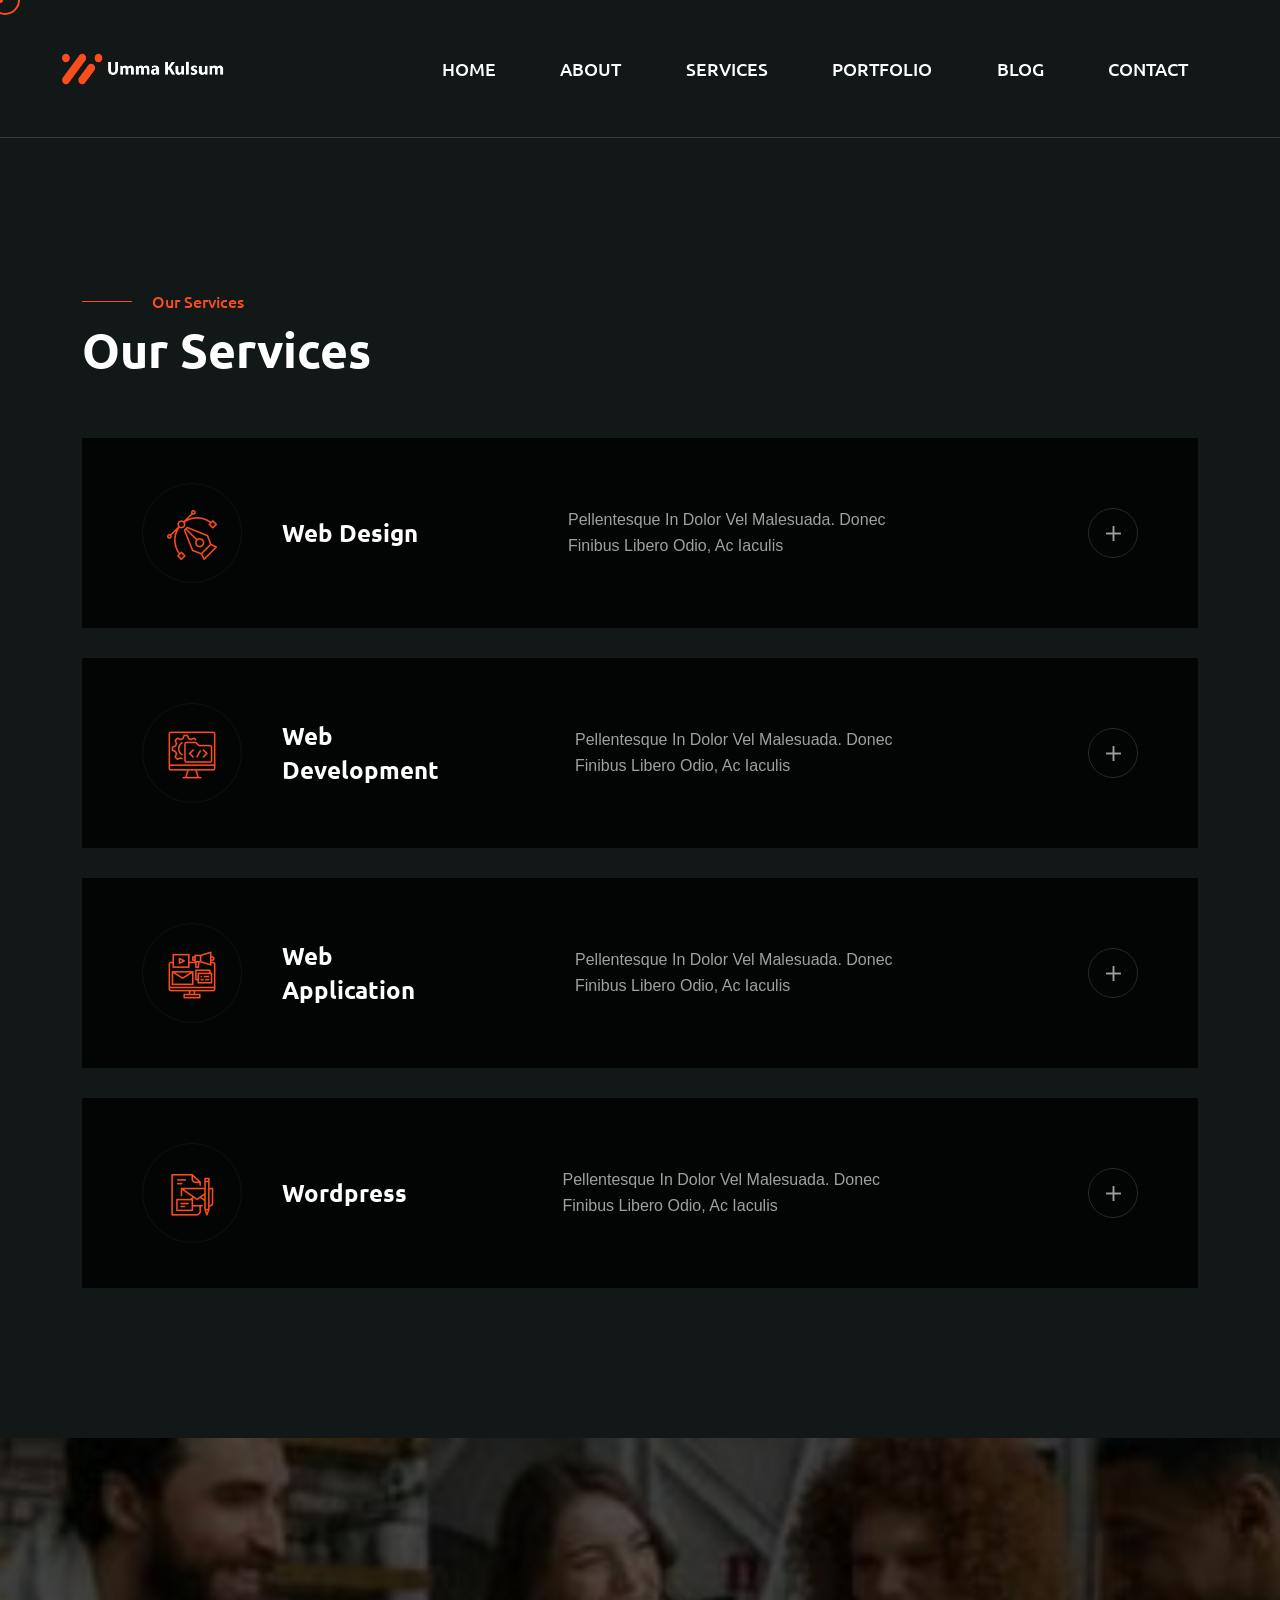
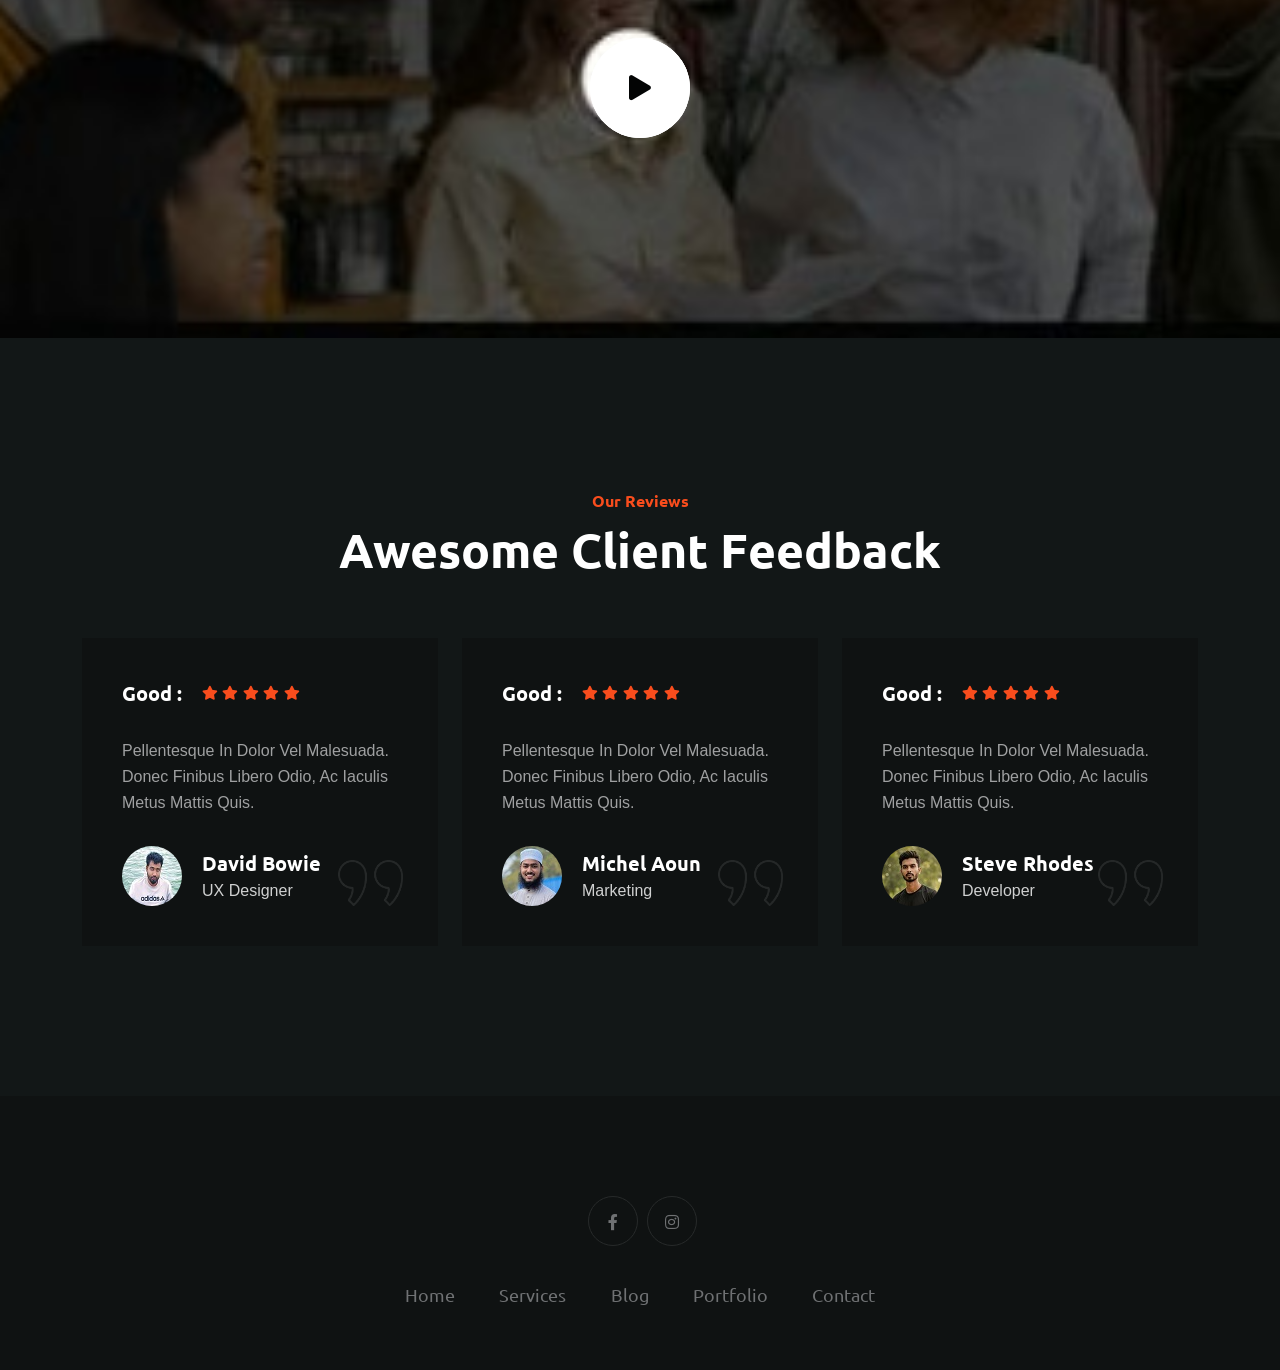
<file: services.html>
<!DOCTYPE html>
<html lang="en">
  <head>
    <!-- Start Meta -->
     <meta charset="UTF-8" />
    <meta http-equiv="X-UA-Compatible" content="IE=edge" />
    <meta name="description" content="Umma Kulsum" />
    <meta
      name="keywords"
      content="Freelancer,Web Designer,Web Developer,Landing page Designer, "
    />
    <meta name="author" content="Umma Kulsum" />
    <meta name="viewport" content="width=device-width, initial-scale=1" />
    <!-- Title of Site -->
    <title>Umma Kulsum</title>
    <!-- Favicons -->
    <link rel="icon" type="image/png" href="assets/img/favicon.png" />
    <!-- Bootstrap CSS -->
    <link rel="stylesheet" href="assets/css/bootstrap.min.css" />
    <!-- font awesome -->
    <link rel="stylesheet" href="assets/css/all.css" />
    <!-- Animate CSS -->
    <link rel="stylesheet" href="assets/css/animate.css" />
    <!-- Swiper -->
    <link rel="stylesheet" href="assets/css/swiper-bundle.min.css" />
    <!-- Magnific -->
    <link rel="stylesheet" href="assets/css/magnific-popup.css" />
    <!-- Mean menu -->
    <link rel="stylesheet" href="assets/css/meanmenu.min.css" />
    <!-- Custom CSS -->
    <link rel="stylesheet" href="assets/sass/style.css" />
  </head>

  <body class="custom__cursor">
    <div class="custom__cursor-one"></div>
    <div class="custom__cursor-two"></div>
    <!-- Preloader start -->
    <div class="theme-loader">
      <div class="spinner">
        <div class="double-bounce1"></div>
        <div class="double-bounce2"></div>
      </div>
    </div>
    <!-- Preloader end -->
    <!-- Header Area Start -->
    <div class="header__area all-page">
      <div class="container custom-container">
        <div class="header__area-box">
          <div class="header__area-box-logo two">
            <a href="index.html">
              <img src="assets/img/logo-2.png" alt="" />
            </a>
            <div class="responsive-menu"></div>
          </div>
          <div class="header__area-box-main-menu meanmenu-responsive">
            <ul id="mobilemenu">
              <li class="menu-item-has-children">
                 <li><a href="index.html">Home </a></li>
                <li><a href="about.html">About</a></li>
                <li><a href="services.html">Services</a></li>
                <li><a href="portfolio.html">Portfolio</a></li>
                <li><a href="blog.html">Blog</a></li>
                <li><a href="contact.html">Contact</a></li>
                <!-- <ul class="sub-menu">
                  <li><a href="index.html">Home 01</a></li>
                  <li><a href="index-2.html">Home 02</a></li>
                  <li><a href="index-3.html">Home 03</a></li>
                </ul> -->
             <!--  </li>
              <li class="menu-item-has-children">
                <a href="#">Page</a>
                <ul class="sub-menu">
                  <li><a href="about.html">About</a></li>
                  <li><a href="services.html">Services</a></li>
                  <li><a href="services-details.html">Services Details</a></li>
                  <li><a href="error.html">Error</a></li>
                </ul>
              </li>
              <li class="menu-item-has-children">
                <a href="#">Portfolio</a>
                <ul class="sub-menu">
                  <li><a href="portfolio-1.html">Portfolio 01</a></li>
                  <li><a href="portfolio-2.html">Portfolio 02</a></li>
                  <li><a href="portfolio-3.html">Portfolio 03</a></li>
                  <li>
                    <a href="portfolio-details.html">Portfolio Details 01</a>
                  </li>
                  <li>
                    <a href="portfolio-details-2.html">Portfolio Details 02</a>
                  </li>
                </ul>
              </li>
              <li class="menu-item-has-children">
                <a href="#">News</a>
                <ul class="sub-menu">
                  <li><a href="blog-standard.html">News</a></li>
                  <li><a href="blog-details.html">News Details</a></li>
                </ul>
              </li>
              <li><a href="contact.html">Contact</a></li>
            </ul>
          </div>
          <div class="header__area-box-sidebar">
            <div class="header__area-box-sidebar-popup-icon">
              <a href="#"><i class="fal fa-bars"></i></a>
            </div> -->
          </div>
          <!-- sidebar Menu Start -->
          <div class="header__area-box-sidebar-popup">
            <div class="sidebar-close-btn">
              <a href="#"><i class="fal fa-times"></i></a>
            </div>
            <div class="header__area-box-sidebar-popup-logo">
              <a href="index.html">
                <img src="assets/img/logo-2.png" alt="" />
              </a>
            </div>
            <p>
              Aliquam nibh tortor, faucibus quis ligula eget, faucibus auctor
              sapien. Fusce vulputate magna in magna pellentesque in mauris
              dignissim, imperdiet risus ac, congue nunc.
            </p>
            <div class="header__area-box-sidebar-popup-contact">
              <h4 class="mb-25">Contact Us</h4>
              <form action="#">
                <div class="row">
                  <div class="col-sm-12 mb-30">
                    <div
                      class="header__area-box-sidebar-popup-contact-form-item two"
                    >
                      <i class="far fa-user"></i>
                      <input
                        type="text"
                        name="name"
                        placeholder="Your Name"
                        required="required"
                      />
                    </div>
                  </div>
                  <div class="col-sm-12 mb-30">
                    <div
                      class="header__area-box-sidebar-popup-contact-form-item two"
                    >
                      <i class="far fa-envelope-open"></i>
                      <input
                        type="text"
                        name="email"
                        placeholder="Email Address"
                        required="required"
                      />
                    </div>
                  </div>
                  <div class="col-sm-12 mb-30">
                    <div
                      class="header__area-box-sidebar-popup-contact-form-item two"
                    >
                      <i class="fal fa-pen"></i>
                      <textarea
                        name="message"
                        rows="5"
                        placeholder="Message"
                      ></textarea>
                    </div>
                  </div>
                  <div class="col-sm-12">
                    <div
                      class="header__area-box-sidebar-popup-contact-form-item"
                    >
                      <button class="theme-btn-1" type="submit">
                        Submit Now<i class="fal fa-long-arrow-right"></i>
                      </button>
                    </div>
                  </div>
                </div>
              </form>
            </div>
            <div class="header__area-box-sidebar-popup-follow-us">
              <h4 class="mb-25">Follow Us</h4>
              <div class="header__area-box-sidebar-popup-follow-us-social two">
                <ul>
                  <li>
                    <a href="#"><i class="fab fa-facebook-f"></i></a>
                  </li>
                  <li>
                    <a href="#"><i class="fab fa-twitter"></i></a>
                  </li>
                  <li>
                    <a href="#"><i class="fab fa-instagram"></i></a>
                  </li>
                  <li>
                    <a href="#"><i class="fab fa-linkedin-in"></i></a>
                  </li>
                </ul>
              </div>
            </div>
          </div>
          <div class="sidebar-overlay"></div>
          <!-- sidebar Menu Start -->
        </div>
      </div>
    </div>
    <!-- Header Area End -->
    <!-- Services Area Start -->
    <div class="services__page section-padding">
      <div class="container">
        <div class="row mb-60">
          <div class="col-xl-6 col-lg-8">
            <div class="services__page-title lg-t-center">
              <span class="subtitle">Our Services</span>
              <h2>Our Services</h2>
            </div>
          </div>
        </div>
        <div class="row">
          <div class="col-xl-12 mb-30">
            <div class="services__page-item">
              <div class="services__page-item-left">
                <div class="services__page-item-left-icon">
                  <img src="assets/img/icon/service-1.png" alt="" />
                  <div class="services__area-item-icon-one">
                    <img src="assets/img/icon/services-1.png" alt="" />
                  </div>
                </div>
                <div class="services__page-item-left-content">
                  <h4><a href="services.html">Web Design</a></h4>
                </div>
              </div>
              <div class="services__page-item-center">
                <p>
                  pellentesque in dolor vel malesuada. Donec finibus libero
                  odio, ac iaculis
                </p>
              </div>
              <div class="services__page-item-right">
                <a href="services-details.html"><i class="fal fa-plus"></i></a>
              </div>
            </div>
          </div>
          <div class="col-xl-12 mb-30">
            <div class="services__page-item">
              <div class="services__page-item-left">
                <div class="services__page-item-left-icon">
                  <img src="assets/img/icon/service-2.png" alt="" />
                  <div class="services__area-item-icon-one">
                    <img src="assets/img/icon/services-2.png" alt="" />
                  </div>
                </div>
                <div class="services__page-item-left-content">
                  <h4>
                    <a href="services.html">Web Development</a>
                  </h4>
                </div>
              </div>
              <div class="services__page-item-center">
                <p>
                  pellentesque in dolor vel malesuada. Donec finibus libero
                  odio, ac iaculis
                </p>
              </div>
              <div class="services__page-item-right">
                <a href="services-details.html"><i class="fal fa-plus"></i></a>
              </div>
            </div>
          </div>
          <div class="col-xl-12 mb-30">
            <div class="services__page-item">
              <div class="services__page-item-left">
                <div class="services__page-item-left-icon">
                  <img src="assets/img/icon/service-3.png" alt="" />
                  <div class="services__area-item-icon-one">
                    <img src="assets/img/icon/services-3.png" alt="" />
                  </div>
                </div>
                <div class="services__page-item-left-content">
                  <h4><a href="services.html">Web Application</a></h4>
                </div>
              </div>
              <div class="services__page-item-center">
                <p>
                  pellentesque in dolor vel malesuada. Donec finibus libero
                  odio, ac iaculis
                </p>
              </div>
              <div class="services__page-item-right">
                <a href="services-details.html"><i class="fal fa-plus"></i></a>
              </div>
            </div>
          </div>
          <div class="col-xl-12">
            <div class="services__page-item">
              <div class="services__page-item-left">
                <div class="services__page-item-left-icon">
                  <img src="assets/img/icon/service-4.png" alt="" />
                  <div class="services__area-item-icon-one">
                    <img src="assets/img/icon/services-4.png" alt="" />
                  </div>
                </div>
                <div class="services__page-item-left-content">
                  <h4><a href="#">Wordpress</a></h4>
                </div>
              </div>
              <div class="services__page-item-center">
                <p>
                  pellentesque in dolor vel malesuada. Donec finibus libero
                  odio, ac iaculis
                </p>
              </div>
              <div class="services__page-item-right">
                <a href="#"><i class="fal fa-plus"></i></a>
              </div>
            </div>
          </div>
        </div>
      </div>
    </div>
    <!-- Services Area End -->
    <!-- Video Area Start -->
    <div class="video__area" data-background="assets/img/video-1.jpg">
      <div class="container">
        <div class="row">
          <div class="col-xl-12">
            <div class="video__area-play-icon video-pulse">
              <a
                class="video-popup"
                href="https://www.youtube.com/watch?v=0WC-tD-njcA"
                ><i class="fas fa-play"></i
              ></a>
            </div>
          </div>
        </div>
      </div>
    </div>
    <!-- Video Area End -->
    <!-- Feedback Area Start -->
    <div class="feedback__area section-padding">
      <div class="container">
        <div class="row mb-60">
          <div class="col-xl-12">
            <div class="feedback__area-title">
              <span class="subtitle-one">Our Reviews</span>
              <h2>Awesome client Feedback</h2>
            </div>
          </div>
        </div>
        <div class="row">
          <div class="col-xl-4 col-lg-6 xl-mb-30">
            <div class="feedback__area-item">
              <div class="feedback__area-item-quote">
                <img src="assets/img/icon/quote.png" alt="" />
              </div>
              <div class="feedback__area-item-reviews">
                <h5>Good :</h5>
                <ul>
                  <li>
                    <a href="#"><i class="fas fa-star"></i></a>
                  </li>
                  <li>
                    <a href="#"><i class="fas fa-star"></i></a>
                  </li>
                  <li>
                    <a href="#"><i class="fas fa-star"></i></a>
                  </li>
                  <li>
                    <a href="#"><i class="fas fa-star"></i></a>
                  </li>
                  <li>
                    <a href="#"><i class="fas fa-star"></i></a>
                  </li>
                </ul>
              </div>
              <div class="feedback__area-item-content">
                <p>
                  pellentesque in dolor vel malesuada. Donec finibus libero
                  odio, ac iaculis metus mattis quis.
                </p>
              </div>
              <div class="feedback__area-item-bottom">
                <div class="feedback__area-item-bottom-avatar">
                  <img src="assets/img/avatar/feedback-1.jpg" alt="" />
                </div>
                <div class="feedback__area-item-bottom-title">
                  <h5>david bowie</h5>
                  <span>UX Designer</span>
                </div>
              </div>
            </div>
          </div>
          <div class="col-xl-4 col-lg-6 lg-mb-30">
            <div class="feedback__area-item">
              <div class="feedback__area-item-quote">
                <img src="assets/img/icon/quote.png" alt="" />
              </div>
              <div class="feedback__area-item-reviews">
                <h5>Good :</h5>
                <ul>
                  <li>
                    <a href="#"><i class="fas fa-star"></i></a>
                  </li>
                  <li>
                    <a href="#"><i class="fas fa-star"></i></a>
                  </li>
                  <li>
                    <a href="#"><i class="fas fa-star"></i></a>
                  </li>
                  <li>
                    <a href="#"><i class="fas fa-star"></i></a>
                  </li>
                  <li>
                    <a href="#"><i class="fas fa-star"></i></a>
                  </li>
                </ul>
              </div>
              <div class="feedback__area-item-content">
                <p>
                  pellentesque in dolor vel malesuada. Donec finibus libero
                  odio, ac iaculis metus mattis quis.
                </p>
              </div>
              <div class="feedback__area-item-bottom">
                <div class="feedback__area-item-bottom-avatar">
                  <img src="assets/img/avatar/feedback-2.jpg" alt="" />
                </div>
                <div class="feedback__area-item-bottom-title">
                  <h5>michel aoun</h5>
                  <span>Marketing</span>
                </div>
              </div>
            </div>
          </div>
          <div class="col-xl-4 col-lg-6">
            <div class="feedback__area-item">
              <div class="feedback__area-item-quote">
                <img src="assets/img/icon/quote.png" alt="" />
              </div>
              <div class="feedback__area-item-reviews">
                <h5>Good :</h5>
                <ul>
                  <li>
                    <a href="#"><i class="fas fa-star"></i></a>
                  </li>
                  <li>
                    <a href="#"><i class="fas fa-star"></i></a>
                  </li>
                  <li>
                    <a href="#"><i class="fas fa-star"></i></a>
                  </li>
                  <li>
                    <a href="#"><i class="fas fa-star"></i></a>
                  </li>
                  <li>
                    <a href="#"><i class="fas fa-star"></i></a>
                  </li>
                </ul>
              </div>
              <div class="feedback__area-item-content">
                <p>
                  pellentesque in dolor vel malesuada. Donec finibus libero
                  odio, ac iaculis metus mattis quis.
                </p>
              </div>
              <div class="feedback__area-item-bottom">
                <div class="feedback__area-item-bottom-avatar">
                  <img src="assets/img/avatar/feedback-3.jpg" alt="" />
                </div>
                <div class="feedback__area-item-bottom-title">
                  <h5>steve rhodes</h5>
                  <span>Developer</span>
                </div>
              </div>
            </div>
          </div>
        </div>
      </div>
    </div>
    <!-- Feedback Area End -->
    <!-- Footer Area Start -->
    <div class="footer__area pt-60 pb-60">
      <div class="container">
        <div class="row align-items-center">
          <div class="col-xl-12">
            <div class="footer__area-widget t-center">
              <div class="footer__area-widget-about m-0">
                <div class="footer__area-widget-about-social three">
                  <ul>
                    <li>
                      <a href="#"><i class="fab fa-facebook-f"></i></a>
                    </li>
                  </li>
                    <li>
                      <a href="#"><i class="fab fa-instagram"></i></a>
                    </li>
                  </ul>
                </div>
                <div class="footer__area-widget-about-menu three">
                  <ul>
                    <li><a href="index.html">Home</a></li>
                    <li><a href="services.html">Services</a></li>
                    <li><a href="blog.html">Blog</a></li>
                    <li><a href="portfolio.html">Portfolio</a></li>
                    <li><a href="contact.html">Contact</a></li>
                  </ul>
                </div>
              </div>
            </div>
          </div>
        </div>
      </div>
    </div>
    <!-- Footer Area End -->
    
    <!-- Scroll Btn Start -->
    <div class="scroll-up">
      <svg
        class="scroll-circle svg-content"
        width="100%"
        height="100%"
        viewBox="-1 -1 102 102"
      >
        <path d="M50,1 a49,49 0 0,1 0,98 a49,49 0 0,1 0,-98" />
      </svg>
    </div>
    <!-- Scroll Btn End -->
    <!-- Main JS -->
    <script src="assets/js/jquery-3.6.0.min.js"></script>
    <!-- Bootstrap JS -->
    <script src="assets/js/bootstrap.min.js"></script>
    <!-- Counter up -->
    <script src="assets/js/jquery.counterup.min.js"></script>
    <!-- Popper JS -->
    <script src="assets/js/popper.min.js"></script>
    <!-- Progressbar JS -->
    <script src="assets/js/progressbar.min.js"></script>
    <!-- Magnific JS -->
    <script src="assets/js/jquery.magnific-popup.min.js"></script>
    <!-- Swiper JS -->
    <script src="assets/js/swiper-bundle.min.js"></script>
    <!-- Waypoints JS -->
    <script src="assets/js/jquery.waypoints.min.js"></script>
    <!-- Isotope JS -->
    <script src="assets/js/isotope.pkgd.min.js"></script>
    <!-- Mean menu -->
    <script src="assets/js/jquery.meanmenu.min.js"></script>
    <!-- Custom JS -->
    <script src="assets/js/custom.js"></script>
  </body>
</html>
</file>
<file: assets/sass/style.css>
/*==========================================================================
Font
========================================================================== */
/*==========================================================================
Color
========================================================================== */
/*==========================================================================
Common Css
==========================================================================*/
@import url("https://fonts.googleapis.com/css2?family=Lora:wght@400;500;600;700&display=swap");
@import url("https://fonts.googleapis.com/css2?family=Ubuntu:wght@300;400;500;700&display=swap");
body {
  font-family: "Inter", sans-serif;
  color: #CFD0D0;
  font-size: 16px;
  line-height: 26px;
  font-weight: 400;
  text-transform: capitalize;
}

img {
  max-width: 100%;
  height: auto;
  transition: all 0.4s ease-out 0s;
}

a {
  outline: none;
  color: inherit;
  text-decoration: none;
}

a,
button,
i {
  text-decoration: none;
  color: inherit;
}

a:focus,
a:hover {
  text-decoration: none;
  color: inherit;
}

.section-padding {
  padding: 150px 0px;
}

@media (max-width: 575px) {
  .section-padding {
    padding: 90px 0px;
  }
}
.display-none {
  display: none;
}

.img__full {
  width: 100%;
}

/*==========================================================================
Form
==========================================================================*/
button,
input[type=button],
input[type=reset],
input[type=submit] {
  border: 1px solid #272A2A;
  border-color: transparent;
  border-radius: 0px;
  background: #F94D1D;
  color: #FFFFFF;
  line-height: 1;
  padding: 0.6em 1em 0.4em;
}

button:hover,
input[type=button]:hover,
input[type=reset]:hover,
input[type=submit]:hover {
  border-color: transparent;
}

button:active,
button:focus,
input[type=button]:active,
input[type=button]:focus,
input[type=reset]:active,
input[type=reset]:focus,
input[type=submit]:active,
input[type=submit]:focus {
  border-color: transparent;
}

input[type=text],
input[type=email],
input[type=url],
input[type=password],
input[type=search],
input[type=number],
input[type=tel],
input[type=range],
input[type=date],
input[type=month],
input[type=week],
input[type=time],
input[type=datetime],
input[type=datetime-local],
input[type=color],
textarea {
  color: #FFFFFF;
  border: 1px solid;
  border-radius: 0px;
  width: 100%;
  height: 60px;
  border: 1px solid #272A2A;
  background: #FFFFFF;
  padding-left: 20px;
}

input[type=text]:focus,
input[type=email]:focus,
input[type=url]:focus,
input[type=password]:focus,
input[type=search]:focus,
input[type=number]:focus,
input[type=tel]:focus,
input[type=range]:focus,
input[type=date]:focus,
input[type=month]:focus,
input[type=week]:focus,
input[type=time]:focus,
input[type=datetime]:focus,
input[type=datetime-local]:focus,
input[type=color]:focus,
textarea:focus {
  color: #FFFFFF;
  outline: none;
  box-shadow: none;
  border-color: #F94D1D;
}

select {
  border: 1px solid #3F4144;
}

textarea {
  width: 100%;
  height: 150px;
  padding-top: 15px;
}

button,
button:hover,
button:focus {
  box-shadow: none;
  border: none;
  outline: none;
}

/*==========================================================================
Hedging CSS
==========================================================================*/
h1 {
  font-size: 84px;
  line-height: 94px;
  padding: 0;
  margin: 0;
  color: #FFFFFF;
  font-family: "Ubuntu", sans-serif;
  font-weight: 700;
}

h2 {
  font-size: 48px;
  line-height: 58px;
  padding: 0;
  margin: 0;
  color: #FFFFFF;
  font-family: "Ubuntu", sans-serif;
  font-weight: 700;
}

h3 {
  font-size: 30px;
  line-height: 40px;
  padding: 0;
  margin: 0;
  color: #FFFFFF;
  font-family: "Ubuntu", sans-serif;
  font-weight: 700;
}

h4 {
  font-size: 24px;
  line-height: 34px;
  padding: 0;
  margin: 0;
  color: #FFFFFF;
  font-family: "Ubuntu", sans-serif;
  font-weight: 700;
}

h5 {
  font-size: 20px;
  line-height: 30px;
  padding: 0;
  margin: 0;
  color: #FFFFFF;
  font-family: "Ubuntu", sans-serif;
  font-weight: 700;
}

h6 {
  font-size: 18px;
  line-height: 28px;
  padding: 0;
  margin: 0;
  color: #FFFFFF;
  font-family: "Ubuntu", sans-serif;
  font-weight: 700;
}

p {
  font-size: 16px;
  line-height: 26px;
  padding: 0;
  margin: 0;
  color: #9FA0A1;
  font-family: "Inter", sans-serif;
}

.t-left {
  text-align: left;
}

.t-center {
  text-align: center;
}

.t-right {
  text-align: right;
}

@media (max-width: 767px) {
  h2 {
    font-size: 46px;
    line-height: 56px;
  }
}
@media (max-width: 530px) {
  h2 {
    font-size: 40px;
    line-height: 50px;
  }
}
@media (max-width: 460px) {
  h2 {
    font-size: 38px;
    line-height: 48px;
  }
}
@media (max-width: 430px) {
  h2 {
    font-size: 30px;
    line-height: 40px;
  }
  h3 {
    font-size: 26px;
    line-height: 36px;
  }
  h4 {
    font-size: 24px;
    line-height: 34px;
  }
}
/*==========================================================================
Theme Btn CSS
==========================================================================*/
.theme-btn,
.theme-btn-1 {
  background: #F94D1D;
  color: #FFFFFF;
  display: inline-flex;
  font-size: 16px;
  padding: 0 35px;
  text-align: center;
  font-weight: 700;
  font-family: "Inter", sans-serif;
  z-index: 3;
  position: relative;
  transition: all 0.5s ease-out 0s;
  align-items: center;
  line-height: 60px;
  overflow: hidden;
}
.theme-btn::after,
.theme-btn-1::after {
  position: absolute;
  content: "";
  position: absolute;
  width: 0;
  transition: all 0.5s ease-out 0s;
  height: 100%;
  top: 0;
  left: 0;
  right: 0;
  margin: 0 auto;
  z-index: -1;
}
.theme-btn i::before,
.theme-btn-1 i::before {
  font-size: 22px;
  margin-left: 10px;
  top: 1px;
  position: relative;
}
.theme-btn:hover,
.theme-btn-1:hover {
  color: #FFFFFF;
}
.theme-btn:hover::after,
.theme-btn-1:hover::after {
  width: 100%;
}
.theme-btn:focus,
.theme-btn-1:focus {
  color: #FFFFFF;
}

.theme-btn {
  background: #005BA4;
}
.theme-btn:hover {
  color: #030404;
}
.theme-btn::after {
  background: #FFFFFF;
}

.theme-btn-1 {
  background: #F94D1D;
}
.theme-btn-1:hover {
  color: #030404;
}
.theme-btn-1::after {
  background: #FFFFFF;
}

.simple-btn {
  display: inline-block;
  color: #FFFFFF;
  font-size: 14px;
  line-height: 24px;
  font-weight: 600;
  transition: all 0.4s ease-in-out;
  text-transform: capitalize;
}
.simple-btn i {
  position: relative;
  top: 1px;
  margin-left: 8px;
}
.simple-btn:hover {
  color: #F94D1D;
}

.subtitle {
  display: inline-block;
  position: relative;
  font-weight: 500;
  color: #F94D1D;
  text-transform: capitalize;
  z-index: 1;
  margin-bottom: 6px;
  padding-left: 70px;
  font-family: "Ubuntu", sans-serif;
}
.subtitle::after {
  position: absolute;
  top: 13px;
  content: "";
  left: 0;
  width: 50px;
  height: 1px;
  background: #F94D1D;
}
.subtitle.one {
  color: #005BA4;
}
.subtitle.one::after {
  background: #005BA4;
}

.subtitle-one {
  display: inline-block;
  font-family: "Ubuntu", sans-serif;
  position: relative;
  font-weight: 600;
  color: #F94D1D;
  text-transform: capitalize;
  z-index: 1;
  margin-bottom: 6px;
}

@-webkit-keyframes rotate {
  100% {
    transform: rotate(90deg);
  }
}

@keyframes rotate {
  100% {
    transform: rotate(90deg);
  }
}
/*==========================================================================
Scroll Top CSS
==========================================================================*/
.scroll-up {
  cursor: pointer;
  display: block;
  border-radius: 50px;
  box-shadow: inset 0 0 0 2px #3F4144;
  z-index: 10000;
  opacity: 0;
  visibility: hidden;
  transform: translateY(15px);
  position: fixed;
  right: 20px;
  bottom: 20px;
  height: 50px;
  width: 50px;
  transition: all 200ms linear;
}
.scroll-up::after {
  position: absolute;
  font-family: "Font Awesome 5 Pro";
  content: "\f176";
  text-align: center;
  line-height: 50px;
  font-size: 24px;
  color: #F94D1D;
  left: 0;
  top: 0;
  font-size: 20px;
  height: 50px;
  width: 50px;
  cursor: pointer;
  display: block;
  z-index: 1;
  transition: all 200ms linear;
}
.scroll-up.active-scroll {
  opacity: 1;
  visibility: visible;
  transform: translateY(0);
}
.scroll-up svg path {
  fill: none;
}
.scroll-up svg.scroll-circle path {
  stroke: #F94D1D;
  stroke-width: 4;
  box-sizing: border-box;
  transition: all 200ms linear;
}

.scroll-one {
  box-shadow: inset 0 0 0 2px #121717;
}
.scroll-one::after {
  color: #005BA4;
}
.scroll-one svg.scroll-circle path {
  stroke: #005BA4;
}

/*==========================================================================
Preloader CSS
========================================================================== */
.spinner {
  width: 80px;
  height: 80px;
  position: relative;
  margin: 100px auto;
}

.double-bounce1,
.double-bounce2 {
  width: 100%;
  height: 100%;
  border-radius: 50%;
  background-color: #FFFFFF;
  opacity: 0.6;
  position: absolute;
  top: 0;
  left: 0;
  -webkit-animation: sk-bounce 2s infinite ease-in-out;
          animation: sk-bounce 2s infinite ease-in-out;
}

.double-bounce2 {
  -webkit-animation-delay: -1s;
          animation-delay: -1s;
}

@-webkit-keyframes sk-bounce {
  0%, 100% {
    transform: scale(0);
    -webkit-transform: scale(0);
  }
  50% {
    transform: scale(1);
    -webkit-transform: scale(1);
  }
}

@keyframes sk-bounce {
  0%, 100% {
    transform: scale(0);
    -webkit-transform: scale(0);
  }
  50% {
    transform: scale(1);
    -webkit-transform: scale(1);
  }
}
.theme-loader {
  position: fixed;
  width: 100%;
  height: 100%;
  background: #030404;
  z-index: 9999999999;
}

.theme-loader .spinner {
  left: 50%;
  top: 50%;
  margin-left: -40px;
  margin-top: -40px;
}

/*==========================================================================
Video Animation CSS
==========================================================================*/
.video-pulse::after, .video-pulse::before {
  position: absolute;
  content: "";
  width: 100%;
  height: 100%;
  border: 1px solid #FFFFFF;
  left: 0;
  top: 0;
  border-radius: 50%;
  -webkit-animation-duration: 2.5s;
          animation-duration: 2.5s;
  -webkit-animation-timing-function: linear;
          animation-timing-function: linear;
  -webkit-animation-name: video-animation;
          animation-name: video-animation;
  -webkit-animation-iteration-count: infinite;
          animation-iteration-count: infinite;
}

.video-pulse::before {
  -webkit-animation-delay: 1s;
          animation-delay: 1s;
}

@-webkit-keyframes video-animation {
  0% {
    opacity: 0.5;
    transform: scale(1);
  }
  50% {
    opacity: 0.2;
    transform: scale(1.5);
  }
  100% {
    opacity: 0;
    transform: scale(2);
  }
}

@keyframes video-animation {
  0% {
    opacity: 0.5;
    transform: scale(1);
  }
  50% {
    opacity: 0.2;
    transform: scale(1.5);
  }
  100% {
    opacity: 0;
    transform: scale(2);
  }
}
/*==========================================================================
Custom Cursor
========================================================================== */
.custom__cursor-one {
  width: 30px;
  height: 30px;
  border-radius: 100%;
  border: 2px solid #F94D1D;
  transition: all 200ms ease-out;
  position: fixed;
  pointer-events: none;
  left: 0;
  top: 0;
  transform: translate(calc(-50% + 5px), -50%);
  z-index: 999999;
}
.custom__cursor-one.main {
  border-color: #005BA4;
}

.custom__cursor-two {
  width: 6px;
  height: 6px;
  border-radius: 100%;
  background: #F94D1D;
  position: fixed;
  transform: translate(-50%, -50%);
  pointer-events: none;
  transition: width 0.3s, height 0.3s, opacity 0.3s;
  z-index: 999999;
}
.custom__cursor-two.main {
  background: #005BA4;
}

.custom__cursor__hover {
  background: #F94D1D;
  opacity: 0.2;
  width: 70px;
  height: 70px;
}
.custom__cursor__hover.main {
  background: #005BA4;
  opacity: 0.4;
}

.custom-container {
  max-width: 1700px;
  margin: 0 auto;
}

.mt-0 {
  margin-top: 0px;
}

.mb-0 {
  margin-bottom: 0px;
}

.ml-0 {
  margin-left: 0px;
}

.mr-0 {
  margin-right: 0px;
}

.pt-0 {
  padding-top: 0px;
}

.pb-0 {
  padding-bottom: 0px;
}

.pl-0 {
  padding-left: 0px;
}

.pr-0 {
  padding-right: 0px;
}

.mt-5 {
  margin-top: 5px;
}

.mb-5 {
  margin-bottom: 5px;
}

.ml-5 {
  margin-left: 5px;
}

.mr-5 {
  margin-right: 5px;
}

.pt-5 {
  padding-top: 5px;
}

.pb-5 {
  padding-bottom: 5px;
}

.pl-5 {
  padding-left: 5px;
}

.pr-5 {
  padding-right: 5px;
}

.mt-10 {
  margin-top: 10px;
}

.mb-10 {
  margin-bottom: 10px;
}

.ml-10 {
  margin-left: 10px;
}

.mr-10 {
  margin-right: 10px;
}

.pt-10 {
  padding-top: 10px;
}

.pb-10 {
  padding-bottom: 10px;
}

.pl-10 {
  padding-left: 10px;
}

.pr-10 {
  padding-right: 10px;
}

.mt-15 {
  margin-top: 15px;
}

.mb-15 {
  margin-bottom: 15px;
}

.ml-15 {
  margin-left: 15px;
}

.mr-15 {
  margin-right: 15px;
}

.pt-15 {
  padding-top: 15px;
}

.pb-15 {
  padding-bottom: 15px;
}

.pl-15 {
  padding-left: 15px;
}

.pr-15 {
  padding-right: 15px;
}

.mt-20 {
  margin-top: 20px;
}

.mb-20 {
  margin-bottom: 20px;
}

.ml-20 {
  margin-left: 20px;
}

.mr-20 {
  margin-right: 20px;
}

.pt-20 {
  padding-top: 20px;
}

.pb-20 {
  padding-bottom: 20px;
}

.pl-20 {
  padding-left: 20px;
}

.pr-20 {
  padding-right: 20px;
}

.mt-25 {
  margin-top: 25px;
}

.mb-25 {
  margin-bottom: 25px;
}

.ml-25 {
  margin-left: 25px;
}

.mr-25 {
  margin-right: 25px;
}

.pt-25 {
  padding-top: 25px;
}

.pb-25 {
  padding-bottom: 25px;
}

.pl-25 {
  padding-left: 25px;
}

.pr-25 {
  padding-right: 25px;
}

.mt-30 {
  margin-top: 30px;
}

.mb-30 {
  margin-bottom: 30px;
}

.ml-30 {
  margin-left: 30px;
}

.mr-30 {
  margin-right: 30px;
}

.pt-30 {
  padding-top: 30px;
}

.pb-30 {
  padding-bottom: 30px;
}

.pl-30 {
  padding-left: 30px;
}

.pr-30 {
  padding-right: 30px;
}

.mt-35 {
  margin-top: 35px;
}

.mb-35 {
  margin-bottom: 35px;
}

.ml-35 {
  margin-left: 35px;
}

.mr-35 {
  margin-right: 35px;
}

.pt-35 {
  padding-top: 35px;
}

.pb-35 {
  padding-bottom: 35px;
}

.pl-35 {
  padding-left: 35px;
}

.pr-35 {
  padding-right: 35px;
}

.mt-40 {
  margin-top: 40px;
}

.mb-40 {
  margin-bottom: 40px;
}

.ml-40 {
  margin-left: 40px;
}

.mr-40 {
  margin-right: 40px;
}

.pt-40 {
  padding-top: 40px;
}

.pb-40 {
  padding-bottom: 40px;
}

.pl-40 {
  padding-left: 40px;
}

.pr-40 {
  padding-right: 40px;
}

.mt-45 {
  margin-top: 45px;
}

.mb-45 {
  margin-bottom: 45px;
}

.ml-45 {
  margin-left: 45px;
}

.mr-45 {
  margin-right: 45px;
}

.pt-45 {
  padding-top: 45px;
}

.pb-45 {
  padding-bottom: 45px;
}

.pl-45 {
  padding-left: 45px;
}

.pr-45 {
  padding-right: 45px;
}

.mt-50 {
  margin-top: 50px;
}

.mb-50 {
  margin-bottom: 50px;
}

.ml-50 {
  margin-left: 50px;
}

.mr-50 {
  margin-right: 50px;
}

.pt-50 {
  padding-top: 50px;
}

.pb-50 {
  padding-bottom: 50px;
}

.pl-50 {
  padding-left: 50px;
}

.pr-50 {
  padding-right: 50px;
}

.mt-55 {
  margin-top: 55px;
}

.mb-55 {
  margin-bottom: 55px;
}

.ml-55 {
  margin-left: 55px;
}

.mr-55 {
  margin-right: 55px;
}

.pt-55 {
  padding-top: 55px;
}

.pb-55 {
  padding-bottom: 55px;
}

.pl-55 {
  padding-left: 55px;
}

.pr-55 {
  padding-right: 55px;
}

.mt-60 {
  margin-top: 60px;
}

.mb-60 {
  margin-bottom: 60px;
}

.ml-60 {
  margin-left: 60px;
}

.mr-60 {
  margin-right: 60px;
}

.pt-60 {
  padding-top: 60px;
}

.pb-60 {
  padding-bottom: 60px;
}

.pl-60 {
  padding-left: 60px;
}

.pr-60 {
  padding-right: 60px;
}

.mt-65 {
  margin-top: 65px;
}

.mb-65 {
  margin-bottom: 65px;
}

.ml-65 {
  margin-left: 65px;
}

.mr-65 {
  margin-right: 65px;
}

.pt-65 {
  padding-top: 65px;
}

.pb-65 {
  padding-bottom: 65px;
}

.pl-65 {
  padding-left: 65px;
}

.pr-65 {
  padding-right: 65px;
}

.mt-70 {
  margin-top: 70px;
}

.mb-70 {
  margin-bottom: 70px;
}

.ml-70 {
  margin-left: 70px;
}

.mr-70 {
  margin-right: 70px;
}

.pt-70 {
  padding-top: 70px;
}

.pb-70 {
  padding-bottom: 70px;
}

.pl-70 {
  padding-left: 70px;
}

.pr-70 {
  padding-right: 70px;
}

.mt-75 {
  margin-top: 75px;
}

.mb-75 {
  margin-bottom: 75px;
}

.ml-75 {
  margin-left: 75px;
}

.mr-75 {
  margin-right: 75px;
}

.pt-75 {
  padding-top: 75px;
}

.pb-75 {
  padding-bottom: 75px;
}

.pl-75 {
  padding-left: 75px;
}

.pr-75 {
  padding-right: 75px;
}

.mt-80 {
  margin-top: 80px;
}

.mb-80 {
  margin-bottom: 80px;
}

.ml-80 {
  margin-left: 80px;
}

.mr-80 {
  margin-right: 80px;
}

.pt-80 {
  padding-top: 80px;
}

.pb-80 {
  padding-bottom: 80px;
}

.pl-80 {
  padding-left: 80px;
}

.pr-80 {
  padding-right: 80px;
}

.mt-85 {
  margin-top: 85px;
}

.mb-85 {
  margin-bottom: 85px;
}

.ml-85 {
  margin-left: 85px;
}

.mr-85 {
  margin-right: 85px;
}

.pt-85 {
  padding-top: 85px;
}

.pb-85 {
  padding-bottom: 85px;
}

.pl-85 {
  padding-left: 85px;
}

.pr-85 {
  padding-right: 85px;
}

.mt-90 {
  margin-top: 90px;
}

.mb-90 {
  margin-bottom: 90px;
}

.ml-90 {
  margin-left: 90px;
}

.mr-90 {
  margin-right: 90px;
}

.pt-90 {
  padding-top: 90px;
}

.pb-90 {
  padding-bottom: 90px;
}

.pl-90 {
  padding-left: 90px;
}

.pr-90 {
  padding-right: 90px;
}

.mt-95 {
  margin-top: 95px;
}

.mb-95 {
  margin-bottom: 95px;
}

.ml-95 {
  margin-left: 95px;
}

.mr-95 {
  margin-right: 95px;
}

.pt-95 {
  padding-top: 95px;
}

.pb-95 {
  padding-bottom: 95px;
}

.pl-95 {
  padding-left: 95px;
}

.pr-95 {
  padding-right: 95px;
}

.mt-100 {
  margin-top: 100px;
}

.mb-100 {
  margin-bottom: 100px;
}

.ml-100 {
  margin-left: 100px;
}

.mr-100 {
  margin-right: 100px;
}

.pt-100 {
  padding-top: 100px;
}

.pb-100 {
  padding-bottom: 100px;
}

.pl-100 {
  padding-left: 100px;
}

.pr-100 {
  padding-right: 100px;
}

.mt-105 {
  margin-top: 105px;
}

.mb-105 {
  margin-bottom: 105px;
}

.ml-105 {
  margin-left: 105px;
}

.mr-105 {
  margin-right: 105px;
}

.pt-105 {
  padding-top: 105px;
}

.pb-105 {
  padding-bottom: 105px;
}

.pl-105 {
  padding-left: 105px;
}

.pr-105 {
  padding-right: 105px;
}

.mt-110 {
  margin-top: 110px;
}

.mb-110 {
  margin-bottom: 110px;
}

.ml-110 {
  margin-left: 110px;
}

.mr-110 {
  margin-right: 110px;
}

.pt-110 {
  padding-top: 110px;
}

.pb-110 {
  padding-bottom: 110px;
}

.pl-110 {
  padding-left: 110px;
}

.pr-110 {
  padding-right: 110px;
}

.mt-115 {
  margin-top: 115px;
}

.mb-115 {
  margin-bottom: 115px;
}

.ml-115 {
  margin-left: 115px;
}

.mr-115 {
  margin-right: 115px;
}

.pt-115 {
  padding-top: 115px;
}

.pb-115 {
  padding-bottom: 115px;
}

.pl-115 {
  padding-left: 115px;
}

.pr-115 {
  padding-right: 115px;
}

.mt-120 {
  margin-top: 120px;
}

.mb-120 {
  margin-bottom: 120px;
}

.ml-120 {
  margin-left: 120px;
}

.mr-120 {
  margin-right: 120px;
}

.pt-120 {
  padding-top: 120px;
}

.pb-120 {
  padding-bottom: 120px;
}

.pl-120 {
  padding-left: 120px;
}

.pr-120 {
  padding-right: 120px;
}

@media (max-width: 1199px) {
  .xl-mb-0 {
    margin-bottom: 0px;
  }
  .xl-ml-0 {
    margin-left: 0px;
  }
  .xl-mr-0 {
    margin-right: 0px;
  }
  .xl-mb-5 {
    margin-bottom: 5px;
  }
  .xl-ml-5 {
    margin-left: 5px;
  }
  .xl-mr-5 {
    margin-right: 5px;
  }
  .xl-mb-10 {
    margin-bottom: 10px;
  }
  .xl-ml-10 {
    margin-left: 10px;
  }
  .xl-mr-10 {
    margin-right: 10px;
  }
  .xl-mb-15 {
    margin-bottom: 15px;
  }
  .xl-ml-15 {
    margin-left: 15px;
  }
  .xl-mr-15 {
    margin-right: 15px;
  }
  .xl-mb-20 {
    margin-bottom: 20px;
  }
  .xl-ml-20 {
    margin-left: 20px;
  }
  .xl-mr-20 {
    margin-right: 20px;
  }
  .xl-mb-25 {
    margin-bottom: 25px;
  }
  .xl-ml-25 {
    margin-left: 25px;
  }
  .xl-mr-25 {
    margin-right: 25px;
  }
  .xl-mb-30 {
    margin-bottom: 30px;
  }
  .xl-ml-30 {
    margin-left: 30px;
  }
  .xl-mr-30 {
    margin-right: 30px;
  }
  .xl-mb-35 {
    margin-bottom: 35px;
  }
  .xl-ml-35 {
    margin-left: 35px;
  }
  .xl-mr-35 {
    margin-right: 35px;
  }
  .xl-mb-40 {
    margin-bottom: 40px;
  }
  .xl-ml-40 {
    margin-left: 40px;
  }
  .xl-mr-40 {
    margin-right: 40px;
  }
  .xl-mb-45 {
    margin-bottom: 45px;
  }
  .xl-ml-45 {
    margin-left: 45px;
  }
  .xl-mr-45 {
    margin-right: 45px;
  }
  .xl-mb-50 {
    margin-bottom: 50px;
  }
  .xl-ml-50 {
    margin-left: 50px;
  }
  .xl-mr-50 {
    margin-right: 50px;
  }
  .xl-mb-55 {
    margin-bottom: 55px;
  }
  .xl-ml-55 {
    margin-left: 55px;
  }
  .xl-mr-55 {
    margin-right: 55px;
  }
  .xl-mb-60 {
    margin-bottom: 60px;
  }
  .xl-ml-60 {
    margin-left: 60px;
  }
  .xl-mr-60 {
    margin-right: 60px;
  }
  .xl-mb-65 {
    margin-bottom: 65px;
  }
  .xl-ml-65 {
    margin-left: 65px;
  }
  .xl-mr-65 {
    margin-right: 65px;
  }
  .xl-mb-70 {
    margin-bottom: 70px;
  }
  .xl-ml-70 {
    margin-left: 70px;
  }
  .xl-mr-70 {
    margin-right: 70px;
  }
  .xl-mb-75 {
    margin-bottom: 75px;
  }
  .xl-ml-75 {
    margin-left: 75px;
  }
  .xl-mr-75 {
    margin-right: 75px;
  }
  .xl-mb-80 {
    margin-bottom: 80px;
  }
  .xl-ml-80 {
    margin-left: 80px;
  }
  .xl-mr-80 {
    margin-right: 80px;
  }
  .xl-mb-85 {
    margin-bottom: 85px;
  }
  .xl-ml-85 {
    margin-left: 85px;
  }
  .xl-mr-85 {
    margin-right: 85px;
  }
  .xl-mb-90 {
    margin-bottom: 90px;
  }
  .xl-ml-90 {
    margin-left: 90px;
  }
  .xl-mr-90 {
    margin-right: 90px;
  }
  .xl-mb-95 {
    margin-bottom: 95px;
  }
  .xl-ml-95 {
    margin-left: 95px;
  }
  .xl-mr-95 {
    margin-right: 95px;
  }
}
@media (max-width: 991px) {
  .lg-mb-0 {
    margin-bottom: 0px;
  }
  .lg-mt-0 {
    margin-top: 0px;
  }
  .lg-ml-0 {
    margin-left: 0px;
  }
  .lg-pt-0 {
    padding-top: 0px;
  }
  .lg-pb-0 {
    padding-bottom: 0px;
  }
  .lg-pl-0 {
    padding-left: 0px;
  }
  .lg-pr-0 {
    padding-right: 0px;
  }
  .lg-mb-5 {
    margin-bottom: 5px;
  }
  .lg-mt-5 {
    margin-top: 5px;
  }
  .lg-ml-5 {
    margin-left: 5px;
  }
  .lg-pt-5 {
    padding-top: 5px;
  }
  .lg-pb-5 {
    padding-bottom: 5px;
  }
  .lg-pl-5 {
    padding-left: 5px;
  }
  .lg-pr-5 {
    padding-right: 5px;
  }
  .lg-mb-10 {
    margin-bottom: 10px;
  }
  .lg-mt-10 {
    margin-top: 10px;
  }
  .lg-ml-10 {
    margin-left: 10px;
  }
  .lg-pt-10 {
    padding-top: 10px;
  }
  .lg-pb-10 {
    padding-bottom: 10px;
  }
  .lg-pl-10 {
    padding-left: 10px;
  }
  .lg-pr-10 {
    padding-right: 10px;
  }
  .lg-mb-15 {
    margin-bottom: 15px;
  }
  .lg-mt-15 {
    margin-top: 15px;
  }
  .lg-ml-15 {
    margin-left: 15px;
  }
  .lg-pt-15 {
    padding-top: 15px;
  }
  .lg-pb-15 {
    padding-bottom: 15px;
  }
  .lg-pl-15 {
    padding-left: 15px;
  }
  .lg-pr-15 {
    padding-right: 15px;
  }
  .lg-mb-20 {
    margin-bottom: 20px;
  }
  .lg-mt-20 {
    margin-top: 20px;
  }
  .lg-ml-20 {
    margin-left: 20px;
  }
  .lg-pt-20 {
    padding-top: 20px;
  }
  .lg-pb-20 {
    padding-bottom: 20px;
  }
  .lg-pl-20 {
    padding-left: 20px;
  }
  .lg-pr-20 {
    padding-right: 20px;
  }
  .lg-mb-25 {
    margin-bottom: 25px;
  }
  .lg-mt-25 {
    margin-top: 25px;
  }
  .lg-ml-25 {
    margin-left: 25px;
  }
  .lg-pt-25 {
    padding-top: 25px;
  }
  .lg-pb-25 {
    padding-bottom: 25px;
  }
  .lg-pl-25 {
    padding-left: 25px;
  }
  .lg-pr-25 {
    padding-right: 25px;
  }
  .lg-mb-30 {
    margin-bottom: 30px;
  }
  .lg-mt-30 {
    margin-top: 30px;
  }
  .lg-ml-30 {
    margin-left: 30px;
  }
  .lg-pt-30 {
    padding-top: 30px;
  }
  .lg-pb-30 {
    padding-bottom: 30px;
  }
  .lg-pl-30 {
    padding-left: 30px;
  }
  .lg-pr-30 {
    padding-right: 30px;
  }
  .lg-mb-35 {
    margin-bottom: 35px;
  }
  .lg-mt-35 {
    margin-top: 35px;
  }
  .lg-ml-35 {
    margin-left: 35px;
  }
  .lg-pt-35 {
    padding-top: 35px;
  }
  .lg-pb-35 {
    padding-bottom: 35px;
  }
  .lg-pl-35 {
    padding-left: 35px;
  }
  .lg-pr-35 {
    padding-right: 35px;
  }
  .lg-mb-40 {
    margin-bottom: 40px;
  }
  .lg-mt-40 {
    margin-top: 40px;
  }
  .lg-ml-40 {
    margin-left: 40px;
  }
  .lg-pt-40 {
    padding-top: 40px;
  }
  .lg-pb-40 {
    padding-bottom: 40px;
  }
  .lg-pl-40 {
    padding-left: 40px;
  }
  .lg-pr-40 {
    padding-right: 40px;
  }
  .lg-mb-45 {
    margin-bottom: 45px;
  }
  .lg-mt-45 {
    margin-top: 45px;
  }
  .lg-ml-45 {
    margin-left: 45px;
  }
  .lg-pt-45 {
    padding-top: 45px;
  }
  .lg-pb-45 {
    padding-bottom: 45px;
  }
  .lg-pl-45 {
    padding-left: 45px;
  }
  .lg-pr-45 {
    padding-right: 45px;
  }
  .lg-mb-50 {
    margin-bottom: 50px;
  }
  .lg-mt-50 {
    margin-top: 50px;
  }
  .lg-ml-50 {
    margin-left: 50px;
  }
  .lg-pt-50 {
    padding-top: 50px;
  }
  .lg-pb-50 {
    padding-bottom: 50px;
  }
  .lg-pl-50 {
    padding-left: 50px;
  }
  .lg-pr-50 {
    padding-right: 50px;
  }
  .lg-mb-55 {
    margin-bottom: 55px;
  }
  .lg-mt-55 {
    margin-top: 55px;
  }
  .lg-ml-55 {
    margin-left: 55px;
  }
  .lg-pt-55 {
    padding-top: 55px;
  }
  .lg-pb-55 {
    padding-bottom: 55px;
  }
  .lg-pl-55 {
    padding-left: 55px;
  }
  .lg-pr-55 {
    padding-right: 55px;
  }
  .lg-mb-60 {
    margin-bottom: 60px;
  }
  .lg-mt-60 {
    margin-top: 60px;
  }
  .lg-ml-60 {
    margin-left: 60px;
  }
  .lg-pt-60 {
    padding-top: 60px;
  }
  .lg-pb-60 {
    padding-bottom: 60px;
  }
  .lg-pl-60 {
    padding-left: 60px;
  }
  .lg-pr-60 {
    padding-right: 60px;
  }
  .lg-mb-65 {
    margin-bottom: 65px;
  }
  .lg-mt-65 {
    margin-top: 65px;
  }
  .lg-ml-65 {
    margin-left: 65px;
  }
  .lg-pt-65 {
    padding-top: 65px;
  }
  .lg-pb-65 {
    padding-bottom: 65px;
  }
  .lg-pl-65 {
    padding-left: 65px;
  }
  .lg-pr-65 {
    padding-right: 65px;
  }
  .lg-mb-70 {
    margin-bottom: 70px;
  }
  .lg-mt-70 {
    margin-top: 70px;
  }
  .lg-ml-70 {
    margin-left: 70px;
  }
  .lg-pt-70 {
    padding-top: 70px;
  }
  .lg-pb-70 {
    padding-bottom: 70px;
  }
  .lg-pl-70 {
    padding-left: 70px;
  }
  .lg-pr-70 {
    padding-right: 70px;
  }
  .lg-t-left {
    text-align: left;
  }
  .lg-t-center {
    text-align: center;
  }
  .lg-t-right {
    text-align: right;
  }
}
@media (max-width: 767px) {
  .md-mb-0 {
    margin-bottom: 0px;
  }
  .md-pt-0 {
    padding-top: 0px;
  }
  .md-pb-0 {
    padding-bottom: 0px;
  }
  .md-pl-0 {
    padding-left: 0px;
  }
  .md-pr-0 {
    padding-right: 0px;
  }
  .md-mb-5 {
    margin-bottom: 5px;
  }
  .md-pt-5 {
    padding-top: 5px;
  }
  .md-pb-5 {
    padding-bottom: 5px;
  }
  .md-pl-5 {
    padding-left: 5px;
  }
  .md-pr-5 {
    padding-right: 5px;
  }
  .md-mb-10 {
    margin-bottom: 10px;
  }
  .md-pt-10 {
    padding-top: 10px;
  }
  .md-pb-10 {
    padding-bottom: 10px;
  }
  .md-pl-10 {
    padding-left: 10px;
  }
  .md-pr-10 {
    padding-right: 10px;
  }
  .md-mb-15 {
    margin-bottom: 15px;
  }
  .md-pt-15 {
    padding-top: 15px;
  }
  .md-pb-15 {
    padding-bottom: 15px;
  }
  .md-pl-15 {
    padding-left: 15px;
  }
  .md-pr-15 {
    padding-right: 15px;
  }
  .md-mb-20 {
    margin-bottom: 20px;
  }
  .md-pt-20 {
    padding-top: 20px;
  }
  .md-pb-20 {
    padding-bottom: 20px;
  }
  .md-pl-20 {
    padding-left: 20px;
  }
  .md-pr-20 {
    padding-right: 20px;
  }
  .md-mb-25 {
    margin-bottom: 25px;
  }
  .md-pt-25 {
    padding-top: 25px;
  }
  .md-pb-25 {
    padding-bottom: 25px;
  }
  .md-pl-25 {
    padding-left: 25px;
  }
  .md-pr-25 {
    padding-right: 25px;
  }
  .md-mb-30 {
    margin-bottom: 30px;
  }
  .md-pt-30 {
    padding-top: 30px;
  }
  .md-pb-30 {
    padding-bottom: 30px;
  }
  .md-pl-30 {
    padding-left: 30px;
  }
  .md-pr-30 {
    padding-right: 30px;
  }
  .md-mb-35 {
    margin-bottom: 35px;
  }
  .md-pt-35 {
    padding-top: 35px;
  }
  .md-pb-35 {
    padding-bottom: 35px;
  }
  .md-pl-35 {
    padding-left: 35px;
  }
  .md-pr-35 {
    padding-right: 35px;
  }
  .md-mb-40 {
    margin-bottom: 40px;
  }
  .md-pt-40 {
    padding-top: 40px;
  }
  .md-pb-40 {
    padding-bottom: 40px;
  }
  .md-pl-40 {
    padding-left: 40px;
  }
  .md-pr-40 {
    padding-right: 40px;
  }
  .md-mb-45 {
    margin-bottom: 45px;
  }
  .md-pt-45 {
    padding-top: 45px;
  }
  .md-pb-45 {
    padding-bottom: 45px;
  }
  .md-pl-45 {
    padding-left: 45px;
  }
  .md-pr-45 {
    padding-right: 45px;
  }
  .md-t-left {
    text-align: left;
  }
  .md-t-center {
    text-align: center;
  }
  .md-t-right {
    text-align: right;
  }
}
@media (max-width: 575px) {
  .sm-mb-0 {
    margin-bottom: 0px;
  }
  .sm-mt-0 {
    margin-top: 0px;
  }
  .sm-pt-0 {
    padding-top: 0px;
  }
  .sm-pb-0 {
    padding-bottom: 0px;
  }
  .sm-pl-0 {
    padding-left: 0px;
  }
  .sm-pr-0 {
    padding-right: 0px;
  }
  .sm-mb-5 {
    margin-bottom: 5px;
  }
  .sm-mt-5 {
    margin-top: 5px;
  }
  .sm-pt-5 {
    padding-top: 5px;
  }
  .sm-pb-5 {
    padding-bottom: 5px;
  }
  .sm-pl-5 {
    padding-left: 5px;
  }
  .sm-pr-5 {
    padding-right: 5px;
  }
  .sm-mb-10 {
    margin-bottom: 10px;
  }
  .sm-mt-10 {
    margin-top: 10px;
  }
  .sm-pt-10 {
    padding-top: 10px;
  }
  .sm-pb-10 {
    padding-bottom: 10px;
  }
  .sm-pl-10 {
    padding-left: 10px;
  }
  .sm-pr-10 {
    padding-right: 10px;
  }
  .sm-mb-15 {
    margin-bottom: 15px;
  }
  .sm-mt-15 {
    margin-top: 15px;
  }
  .sm-pt-15 {
    padding-top: 15px;
  }
  .sm-pb-15 {
    padding-bottom: 15px;
  }
  .sm-pl-15 {
    padding-left: 15px;
  }
  .sm-pr-15 {
    padding-right: 15px;
  }
  .sm-mb-20 {
    margin-bottom: 20px;
  }
  .sm-mt-20 {
    margin-top: 20px;
  }
  .sm-pt-20 {
    padding-top: 20px;
  }
  .sm-pb-20 {
    padding-bottom: 20px;
  }
  .sm-pl-20 {
    padding-left: 20px;
  }
  .sm-pr-20 {
    padding-right: 20px;
  }
  .sm-mb-25 {
    margin-bottom: 25px;
  }
  .sm-mt-25 {
    margin-top: 25px;
  }
  .sm-pt-25 {
    padding-top: 25px;
  }
  .sm-pb-25 {
    padding-bottom: 25px;
  }
  .sm-pl-25 {
    padding-left: 25px;
  }
  .sm-pr-25 {
    padding-right: 25px;
  }
  .sm-mb-30 {
    margin-bottom: 30px;
  }
  .sm-mt-30 {
    margin-top: 30px;
  }
  .sm-pt-30 {
    padding-top: 30px;
  }
  .sm-pb-30 {
    padding-bottom: 30px;
  }
  .sm-pl-30 {
    padding-left: 30px;
  }
  .sm-pr-30 {
    padding-right: 30px;
  }
  .sm-mb-35 {
    margin-bottom: 35px;
  }
  .sm-mt-35 {
    margin-top: 35px;
  }
  .sm-pt-35 {
    padding-top: 35px;
  }
  .sm-pb-35 {
    padding-bottom: 35px;
  }
  .sm-pl-35 {
    padding-left: 35px;
  }
  .sm-pr-35 {
    padding-right: 35px;
  }
  .sm-mb-40 {
    margin-bottom: 40px;
  }
  .sm-mt-40 {
    margin-top: 40px;
  }
  .sm-pt-40 {
    padding-top: 40px;
  }
  .sm-pb-40 {
    padding-bottom: 40px;
  }
  .sm-pl-40 {
    padding-left: 40px;
  }
  .sm-pr-40 {
    padding-right: 40px;
  }
  .sm-mb-45 {
    margin-bottom: 45px;
  }
  .sm-mt-45 {
    margin-top: 45px;
  }
  .sm-pt-45 {
    padding-top: 45px;
  }
  .sm-pb-45 {
    padding-bottom: 45px;
  }
  .sm-pl-45 {
    padding-left: 45px;
  }
  .sm-pr-45 {
    padding-right: 45px;
  }
}
/*==========================================================================
All Side Bar
========================================================================== */
.all__sidebar-item {
  padding: 40px;
  margin-bottom: 30px;
  background: #0C0F0F;
}
.all__sidebar-item:last-child {
  margin: 0;
}
.all__sidebar-item.services {
  background: #030404;
}
.all__sidebar-item h4 {
  position: relative;
  padding-bottom: 15px;
  margin-bottom: 30px;
}
.all__sidebar-item h4::before {
  position: absolute;
  content: "";
  left: 0;
  right: 0;
  bottom: 0;
  height: 1px;
  width: 100%;
  background: #FFFFFF;
  opacity: 0.1;
}
.all__sidebar-item h4::after {
  position: absolute;
  content: "";
  left: 0;
  right: 0;
  bottom: 0;
  height: 1px;
  width: 120px;
  background: #F94D1D;
}
.all__sidebar-item-category ul {
  padding: 0;
  margin: 0;
}
.all__sidebar-item-category ul li {
  list-style: none;
}
.all__sidebar-item-category ul li a {
  display: block;
  color: #9FA0A1;
  transition: all 0.4s ease-out 0s;
  margin-bottom: 15px;
}
.all__sidebar-item-category ul li a i {
  margin-right: 5px;
}
.all__sidebar-item-category ul li a span {
  float: right;
  position: relative;
  top: 2px;
}
.all__sidebar-item-category ul li a:hover {
  color: #F94D1D;
}
.all__sidebar-item-category ul li:last-child a {
  margin: 0;
}
.all__sidebar-item-details-list {
  margin-bottom: 20px;
  padding-bottom: 20px;
  border-bottom: 1px solid #101111;
}
.all__sidebar-item-details-list span {
  display: inline-block;
  color: #9FA0A1;
  position: relative;
  padding-left: 40px;
  margin-top: 5px;
}
.all__sidebar-item-details-list span::after {
  position: absolute;
  top: 13px;
  content: "";
  left: 0;
  width: 30px;
  height: 1px;
  background: #F94D1D;
}
.all__sidebar-item.details {
  margin-left: 40px;
  position: relative;
  z-index: 1;
  background: #030404;
}
.all__sidebar-item.details.one {
  background: transparent;
  margin: 0;
  padding: 0;
  padding-right: 80px;
  margin-top: 30px;
  padding-top: 90px;
  border-top: 1px solid #272A2A;
}
.all__sidebar-item.details.one .all__sidebar-item-details-list {
  border-color: #1E2323;
}
.all__sidebar-item-search form {
  position: relative;
}
.all__sidebar-item-search form input {
  background: transparent;
}
.all__sidebar-item-search form button {
  position: absolute;
  right: 0;
  top: 0;
  color: #FFFFFF;
  width: 60px;
  bottom: 0;
  background: #F94D1D;
  display: inline-block;
}
.all__sidebar-item-post-item {
  display: flex;
  align-items: center;
  margin-bottom: 30px;
}
.all__sidebar-item-post-item-image {
  max-width: 33%;
  margin-right: 20px;
  overflow: hidden;
}
.all__sidebar-item-post-item-image img {
  transform: scale(1);
  transition: all 0.4s ease-out 0s;
}
.all__sidebar-item-post-item-image:hover img {
  transform: scale(1.2);
}
.all__sidebar-item-post-item-content {
  max-width: 67%;
}
.all__sidebar-item-post-item-content span {
  font-size: 14px;
  line-height: 24px;
}
.all__sidebar-item-post-item-content span i {
  color: #F94D1D;
  margin-right: 10px;
}
.all__sidebar-item-post-item-content h5 a {
  transition: all 0.4s ease-out 0s;
  display: inline-block;
}
.all__sidebar-item-post-item-content h5 a:hover {
  color: #F94D1D;
}
.all__sidebar-item-post-item:last-child {
  margin: 0;
}
.all__sidebar-item-tag ul {
  padding: 0;
  margin: 0;
  margin-left: -14px;
}
.all__sidebar-item-tag ul li {
  display: inline-block;
  margin: 5px 14px;
}
.all__sidebar-item-tag ul li a {
  transition: all 0.4s ease-out 0s;
  color: #9FA0A1;
}
.all__sidebar-item-tag ul li a:hover {
  color: #F94D1D;
}
.all__sidebar-item-help {
  position: relative;
  z-index: 1;
  background-position: center;
  background-repeat: no-repeat;
  background-size: cover;
  padding: 40px;
  padding-top: 280px;
}
.all__sidebar-item-help h4 {
  margin-bottom: 30px;
  padding-bottom: 30px;
  border-bottom: 1px solid #3F4144;
}
.all__sidebar-item-help::after {
  content: "";
  position: absolute;
  width: 100%;
  height: 100%;
  left: 0;
  bottom: 0;
  z-index: -1;
  background-image: linear-gradient(0deg, #0F1212 0%, rgba(15, 18, 18, 0.0196078431) 200%);
}
.all__sidebar-item-help-contact {
  display: flex;
  align-items: center;
}
.all__sidebar-item-help-contact-icon {
  margin-right: 20px;
}
.all__sidebar-item-help-contact-icon i {
  width: 60px;
  height: 60px;
  line-height: 60px;
  display: inline-block;
  font-size: 25px;
  text-align: center;
  border-radius: 50%;
  background: #FFFFFF;
  color: #F94D1D;
}
.all__sidebar-item-help-contact-content span {
  color: #6F7173;
  font-weight: 500;
  font-family: "Ubuntu", sans-serif;
  margin-bottom: 4px;
  display: inline-block;
}
.all__sidebar-item-help-contact-content h6 a {
  transition: all 0.3s ease-out 0s;
}
.all__sidebar-item-help-contact-content h6 a:hover {
  color: #F94D1D;
}

@media (max-width: 1399px) {
  .all__sidebar-item {
    padding: 35px 30px;
  }
  .all__sidebar-item-help {
    padding: 30px;
    padding-top: 280px;
  }
}
@media (max-width: 1199px) {
  .all__sidebar-item.details {
    margin-left: 0;
  }
  .all__sidebar-item-post-item-content h5 {
    font-size: 16px;
    line-height: 26px;
    font-weight: 500;
  }
  .all__sidebar-item-help {
    padding-top: 200px;
  }
  .all__sidebar-item-help-contact-icon {
    margin-right: 15px;
  }
  .all__sidebar-item-help-contact-icon i {
    width: 50px;
    height: 50px;
    line-height: 50px;
    font-size: 20px;
  }
}
/*==========================================================================
Banner
==========================================================================*/
.banner__area {
  padding-top: 200px;
  padding-bottom: 100px;
  background: #030404;
  position: relative;
  background-position: top;
  background-repeat: no-repeat;
  background-size: cover;
}
.banner__area-content {
  padding-top: 145px;
  padding-bottom: 130px;
}
.banner__area-content h1 {
  font-size: 120px;
  line-height: 130px;
  margin-bottom: 60px;
  text-transform: uppercase;
  position: relative;
  z-index: 1;
}
.banner__area-content h1 span {
  -webkit-text-fill-color: transparent;
  -webkit-text-stroke-width: 2px;
}
.banner__area-bottom {
  width: 100%;
  max-width: 1700px;
  padding: 0 12px;
  position: absolute;
  top: 50%;
  left: 50%;
  transform: translateY(-15%) translateX(-50%);
  display: flex;
  align-items: flex-end;
  flex-direction: column;
  z-index: 0;
}
.banner__area-bottom-icon ul {
  padding: 0;
  margin: 0;
}
.banner__area-bottom-icon ul li {
  margin-bottom: 10px;
  list-style: none;
}
.banner__area-bottom-icon ul li:last-child {
  margin: 0;
}
.banner__area-bottom-icon ul li a i {
  color: #FFFFFF;
  transition: all 0.4s ease-out 0s;
  width: 40px;
  height: 40px;
  line-height: 40px;
  display: inline-block;
  border: 1px solid #3F4144;
  text-align: center;
}
.banner__area-bottom-icon ul li a i:hover {
  background: #005BA4;
  border-color: #005BA4;
}

/*==========================================================================
Banner Two
==========================================================================*/
.banner__area-two {
  background-position: center;
  background-repeat: no-repeat;
  background-size: cover;
  padding-top: 200px;
  padding-bottom: 100px;
  position: relative;
}
.banner__area-two-content {
  padding-top: 185px;
  padding-bottom: 155px;
}
.banner__area-two-content span {
  font-family: "Ubuntu", sans-serif;
  font-weight: 500;
  color: #F94D1D;
  margin-bottom: 15px;
  display: inline-block;
  position: relative;
  padding-left: 70px;
}
.banner__area-two-content span::after {
  position: absolute;
  top: 13px;
  content: "";
  left: 0;
  width: 50px;
  height: 1px;
  background: #F94D1D;
}
.banner__area-two-content h1 {
  font-size: 150px;
  line-height: 160px;
  margin-bottom: 50px;
  text-transform: uppercase;
}
.banner__area-two-bottom {
  text-align: right;
  padding: 0 50px;
}
.banner__area-two-bottom-icon ul {
  padding: 0;
  margin: 0;
}
.banner__area-two-bottom-icon ul li {
  display: inline-block;
  margin-right: 20px;
}
.banner__area-two-bottom-icon ul li:last-child {
  margin: 0;
}
.banner__area-two-bottom-icon ul li a i {
  color: #FFFFFF;
  transition: all 0.3s ease-out 0s;
}
.banner__area-two-bottom-icon ul li a i:hover {
  color: #F94D1D;
}

/*==========================================================================
Banner Three
==========================================================================*/
.banner__area-three {
  padding-top: 200px;
  padding-bottom: 100px;
  background: #030404;
  position: relative;
  background-position: top;
  background-repeat: no-repeat;
  background-size: cover;
}
.banner__area-three-content {
  text-align: center;
  padding-top: 125px;
  padding-bottom: 80px;
}
.banner__area-three-content h1 {
  font-size: 140px;
  line-height: 150px;
  margin-bottom: 60px;
  text-transform: uppercase;
}
.banner__area-three-content h1 span {
  -webkit-text-fill-color: transparent;
  -webkit-text-stroke-width: 1.5px;
}
.banner__area-three-bottom-icon ul {
  padding: 0;
  margin: 0;
}
.banner__area-three-bottom-icon ul li {
  margin-right: 10px;
  list-style: none;
  display: inline-block;
}
.banner__area-three-bottom-icon ul li:last-child {
  margin: 0;
}
.banner__area-three-bottom-icon ul li a i {
  color: #FFFFFF;
  transition: all 0.4s ease-out 0s;
  width: 40px;
  height: 40px;
  line-height: 40px;
  display: inline-block;
  border: 1px solid #3F4144;
  text-align: center;
}
.banner__area-three-bottom-icon ul li a i:hover {
  background: #F94D1D;
  border-color: #F94D1D;
}

@media (max-width: 1700px) {
  .banner__area-bottom {
    padding: 0 60px;
  }
}
@media (max-width: 1199px) {
  .banner__area-three-content {
    padding-top: 100px;
    padding-bottom: 110px;
  }
  .banner__area-three-content h1 {
    font-size: 110px;
    line-height: 120px;
  }
  .banner__area-three-bottom {
    display: none;
  }
}
@media (max-width: 991px) {
  .banner__area-bottom {
    display: none;
  }
  .banner__area-content {
    padding-top: 125px;
    padding-bottom: 110px;
  }
  .banner__area-content h1 {
    font-size: 94px;
    line-height: 104px;
  }
  .banner__area-two-content h1 {
    font-size: 110px;
    line-height: 120px;
  }
  .banner__area-three-content h1 {
    font-size: 86px;
    line-height: 96px;
    margin-bottom: 50px;
  }
}
@media (max-width: 767px) {
  .banner__area-content h1 {
    font-size: 72px;
    line-height: 82px;
  }
  .banner__area-two-content h1 {
    font-size: 84px;
    line-height: 94px;
  }
  .banner__area-two-bottom {
    display: none;
  }
  .banner__area-three-content h1 {
    font-size: 64px;
    line-height: 74px;
  }
}
@media (max-width: 575px) {
  .banner__area-content {
    padding-top: 80px;
    padding-bottom: 90px;
  }
  .banner__area-content h1 {
    font-size: 54px;
    line-height: 64px;
  }
  .banner__area-two-content {
    padding-top: 100px;
    padding-bottom: 70px;
  }
  .banner__area-two-content h1 {
    font-size: 64px;
    line-height: 74px;
  }
  .banner__area-three-content {
    padding-top: 80px;
    padding-bottom: 90px;
  }
  .banner__area-three-content h1 {
    font-size: 48px;
    line-height: 58px;
  }
}
@media (max-width: 402px) {
  .banner__area-content h1 {
    font-size: 42px;
    line-height: 52px;
  }
  .banner__area-two-content h1 {
    font-size: 58px;
    line-height: 68px;
  }
  .banner__area-three-content h1 {
    font-size: 44px;
    line-height: 54px;
  }
}
@media (max-width: 359px) {
  .banner__area-two-content h1 {
    font-size: 50px;
    line-height: 60px;
  }
  .banner__area-three-content h1 {
    font-size: 38px;
    line-height: 48px;
  }
}
/*==========================================================================
About Page
==========================================================================*/
.about__page {
  background: #121717;
}
.about__page-title {
  max-width: 600px;
}
.about__page-area {
  position: relative;
}
.about__page-area-experience {
  display: inline-block;
  background: #030404;
  padding: 70px 55px;
  position: absolute;
  top: -210px;
  right: 70px;
  width: 350px;
}
.about__page-area-experience h3 {
  font-size: 120px;
  line-height: 140px;
  margin-bottom: 10px;
}
.about__page-area-experience p {
  color: #FFFFFF;
  font-size: 23px;
  line-height: 33px;
  font-family: "Ubuntu", sans-serif;
}
.about__page-area-item p {
  max-width: 170px;
  margin-top: 20px;
}

@media (max-width: 1199px) {
  .about__page-area-experience {
    padding: 60px 50px;
    right: 30px;
  }
}
@media (max-width: 991px) {
  .about__page-title {
    max-width: 600px;
    margin: 0 auto;
    text-align: center;
  }
  .about__page-area-experience {
    position: initial;
    margin-bottom: 30px;
    display: block;
    text-align: center;
    width: 100%;
  }
}
@media (max-width: 575px) {
  .about__page-area-item {
    text-align: center;
  }
  .about__page-area-item p {
    margin: 0 auto;
  }
}
/*==========================================================================
Blog
==========================================================================*/
.blog__area {
  background: #121717;
}
.blog__area-title {
  text-align: center;
}
.blog__area-item-image {
  position: relative;
  overflow: hidden;
}
.blog__area-item-image img {
  transform: scale(1);
  transition: all 0.4s ease-out 0s;
}
.blog__area-item-image:hover img {
  transform: scale(1.1);
}
.blog__area-item-content {
  padding-top: 20px;
}
.blog__area-item-content-meta {
  margin-bottom: 20px;
}
.blog__area-item-content-meta ul {
  margin: 0;
  padding: 0;
}
.blog__area-item-content-meta ul li {
  list-style: none;
  display: inline-block;
  margin-right: 15px;
  padding-right: 20px;
  border-right: 1px solid #3F4144;
}
.blog__area-item-content-meta ul li:last-child {
  margin: 0;
  padding: 0;
  border: 0;
}
.blog__area-item-content-meta ul li a {
  color: #CFD0D0;
  transition: all 0.4s ease-out 0s;
  text-transform: capitalize;
  font-weight: 500;
}
.blog__area-item-content-meta ul li a i::before {
  color: #F94D1D;
  margin-right: 10px;
}
.blog__area-item-content-meta ul li a:hover {
  color: #F94D1D;
}
.blog__area-item-content h4 {
  margin-bottom: 20px;
}
.blog__area-item-content h4 a {
  transition: all 0.4s ease-out 0s;
}
.blog__area-item-content h4 a:hover {
  color: #F94D1D;
}
.blog__area-item-content .simple-btn {
  color: #9FA0A1;
  position: relative;
  padding-right: 60px;
}
.blog__area-item-content .simple-btn::before {
  content: "";
  position: absolute;
  left: 95px;
  top: 13px;
  width: 0;
  height: 2px;
  background: #9FA0A1;
  transition: all 0.4s ease-out 0s;
}
.blog__area-item-content .simple-btn::after {
  content: "";
  position: absolute;
  border-right: 2px solid #9FA0A1;
  border-bottom: 2px solid #9FA0A1;
  right: 5px;
  width: 10px;
  transition: all 0.8s ease-out 0s;
  opacity: 0;
  height: 10px;
  top: 9px;
  transform: rotate(-46deg);
}
.blog__area-item-content .simple-btn:hover {
  color: #F94D1D;
}
.blog__area-item-content .simple-btn:hover::before {
  width: 40px;
  background: #F94D1D;
}
.blog__area-item-content .simple-btn:hover::after {
  opacity: 1;
  border-color: #F94D1D;
}

/*==========================================================================
Blog Standard
==========================================================================*/
.blog__standard {
  background: #121717;
}
.blog__standard-item {
  margin-bottom: 50px;
}
.blog__standard-item-image {
  overflow: hidden;
}
.blog__standard-item-image img {
  transform: scale(1);
  transition: all 0.4s ease-out 0s;
}
.blog__standard-item-image:hover img {
  transform: scale(1.1);
}
.blog__standard-item-meta {
  padding: 30px 0 25px 0;
  margin-bottom: 30px;
  border-bottom: 1px solid #272A2A;
}
.blog__standard-item-meta ul {
  padding: 0;
  margin: 0;
}
.blog__standard-item-meta ul li {
  display: inline-block;
  margin-right: 30px;
  padding-right: 30px;
  border-right: 1px solid #272A2A;
}
.blog__standard-item-meta ul li a {
  transition: all 0.4s ease-out 0s;
}
.blog__standard-item-meta ul li a i {
  color: #F94D1D;
  margin-right: 10px;
}
.blog__standard-item-meta ul li a:hover {
  color: #F94D1D;
}
.blog__standard-item-meta ul li:last-child {
  margin: 0;
  padding: 0;
  border: 0;
}
.blog__standard-item-content h3 {
  margin-bottom: 30px;
}
.blog__standard-item-content h3 a {
  transition: all 0.4s ease-out 0s;
}
.blog__standard-item-content h3 a:hover {
  color: #F94D1D;
}

/*==========================================================================
Blog Details
==========================================================================*/
.blog__details {
  background: #121717;
}
.blog__details-left-meta {
  padding: 30px 0 25px 0;
  margin-bottom: 30px;
  border-bottom: 1px solid #272A2A;
}
.blog__details-left-meta ul {
  padding: 0;
  margin: 0;
}
.blog__details-left-meta ul li {
  display: inline-block;
  margin-right: 30px;
  padding-right: 30px;
  border-right: 1px solid #272A2A;
}
.blog__details-left-meta ul li a {
  transition: all 0.4s ease-out 0s;
}
.blog__details-left-meta ul li a i {
  color: #F94D1D;
  margin-right: 10px;
}
.blog__details-left-meta ul li a:hover {
  color: #F94D1D;
}
.blog__details-left-meta ul li:last-child {
  margin: 0;
  padding: 0;
  border: 0;
}
.blog__details-left-box {
  background: #030404;
  padding: 50px 30px;
  position: relative;
  margin: 30px 0;
}
.blog__details-left-box-icon {
  position: absolute;
  max-width: 180px;
  bottom: 60px;
  right: 60px;
}
.blog__details-left-box p {
  font-size: 22px;
  line-height: 32px;
  text-transform: none;
  color: #9FA0A1;
  margin-bottom: 20px;
}
.blog__details-left-box h6 {
  position: relative;
  display: inline-block;
  padding-left: 60px;
}
.blog__details-left-box h6::before {
  position: absolute;
  content: "";
  width: 50px;
  height: 2px;
  left: 0;
  top: 14px;
  background: #F94D1D;
}
.blog__details-left-related {
  margin: 70px 0;
}
.blog__details-left-related h6 {
  margin-right: 30px;
}
.blog__details-left-related-tag {
  display: inline-flex;
  align-items: baseline;
}
.blog__details-left-related-tag ul {
  padding: 0;
  margin: 0;
}
.blog__details-left-related-tag ul li {
  display: inline-block;
  margin-right: 20px;
}
.blog__details-left-related-tag ul li a {
  transition: all 0.4s ease-out 0s;
  color: #9FA0A1;
}
.blog__details-left-related-tag ul li a:hover {
  color: #F94D1D;
}
.blog__details-left-related-share ul {
  padding: 0;
  margin: 0;
}
.blog__details-left-related-share ul li {
  display: inline-block;
  list-style: none;
  margin-right: 15px;
}
.blog__details-left-related-share ul li a i {
  transition: all 0.3s ease-out 0s;
}
.blog__details-left-related-share ul li a i:hover {
  color: #F94D1D;
}
.blog__details-left-related-share ul li:last-child {
  margin: 0;
}
.blog__details-left-post-author {
  padding: 30px;
  background: #030404;
  overflow: hidden;
}
.blog__details-left-post-author-image {
  float: left;
}
.blog__details-left-post-author-image img {
  max-width: 130px;
  border-radius: 50%;
}
.blog__details-left-post-author-content {
  overflow: hidden;
  padding-left: 30px;
  padding-top: 6px;
}
.blog__details-left-post-author-content h5 {
  margin-bottom: 10px;
}
.blog__details-left-comment-item {
  border-bottom: 1px solid #272A2A;
  padding-bottom: 30px;
  margin-bottom: 30px;
}
.blog__details-left-comment-item-comment-image {
  float: left;
}
.blog__details-left-comment-item-comment-image img {
  max-width: 100px;
  border-radius: 50%;
}
.blog__details-left-comment-item-comment-content {
  padding-left: 30px;
  overflow: hidden;
}
.blog__details-left-comment-item-comment-content span {
  font-size: 14px;
  margin-bottom: 15px;
  display: inline-block;
}
.blog__details-left-comment-item-comment-content h5 a {
  float: right;
  font-size: 14px;
  font-weight: 400;
  line-height: 40px;
  border: 1px solid #272A2A;
  transition: all 0.4s ease-out 0s;
  padding: 0 20px;
}
.blog__details-left-comment-item-comment-content h5 a i {
  margin-right: 10px;
}
.blog__details-left-comment-item-comment-content h5 a:hover {
  background: #F94D1D;
  color: #FFFFFF;
  border-color: #F94D1D;
}
.blog__details-left-contact-form-item {
  position: relative;
}
.blog__details-left-contact-form-item i {
  position: absolute;
  right: 20px;
  top: 23px;
  color: #F94D1D;
}
.blog__details-left-contact-form-item input {
  font-size: 14px;
  background: transparent;
}
.blog__details-left-contact-form-item textarea {
  height: 220px;
  font-size: 14px;
  background: transparent;
}
.blog__details-left-contact-form-item .theme-btn-1 i {
  position: initial;
  color: #FFFFFF;
  transition: all 0.4s ease-out 0s;
}
.blog__details-left-contact-form-item .theme-btn-1:hover i {
  color: #030404;
}

@media (max-width: 575px) {
  .blog__details-left-meta ul li {
    margin-right: 20px;
    padding-right: 20px;
  }
  .blog__details-left-box-icon {
    max-width: 100px;
    bottom: 30px;
    right: 30px;
  }
  .blog__details-left-box p {
    font-size: 16px;
    line-height: 26px;
  }
  .blog__details-left-post-author-image {
    float: initial;
    margin-bottom: 20px;
  }
  .blog__details-left-post-author-content {
    padding: 0;
  }
  .blog__details-left-comment-item {
    margin-left: 0;
  }
  .blog__details-left-comment-item-comment-image {
    float: initial;
    margin-bottom: 20px;
  }
  .blog__details-left-comment-item-comment-content {
    padding-left: 0;
  }
}
@media (max-width: 359px) {
  .blog__standard-item-meta ul li {
    margin-right: 20px;
    padding-right: 20px;
  }
}
/*==========================================================================
Faq CSS
==========================================================================*/
.faq-item {
  border-bottom: 1px solid #1D1E1E;
}
.faq-item-card-header {
  display: flex;
  justify-content: space-between;
  align-items: center;
  border: none;
  cursor: pointer;
  padding: 20px 0;
}
.faq-item-card-header i {
  color: #FFFFFF;
  font-size: 35px;
}
.faq-item-card-header-content {
  padding: 0px 0 40px 0;
}

@media (max-width: 767px) {
  .faq-item-card-header h5 {
    font-size: 16px;
    line-height: 26px;
  }
}
/*==========================================================================
Contact
==========================================================================*/
.contact__area {
  background: #121717;
}
.contact__area-bottom {
  position: relative;
}
.contact__area-bottom-form {
  width: 510px;
  background: #030404;
  padding: 65px;
  position: absolute;
  top: -150px;
  right: 70px;
  z-index: 1;
}
.contact__area-bottom-form-item input {
  color: #9FA0A1;
  background: transparent;
  border: none;
  border-bottom: 1px solid #3F4144;
  padding: 0;
}
.contact__area-bottom-form-item label {
  color: #9FA0A1;
}
.contact__area-bottom-form-item label input {
  accent-color: #F94D1D;
}
.contact__area-bottom-form-item textarea {
  color: #9FA0A1;
  background: transparent;
  border: none;
  border-bottom: 1px solid #3F4144;
  padding: 0;
  height: 60px;
  line-height: 60px;
  scrollbar-width: none;
  resize: none;
}
.contact__area-bottom-form-item textarea:focus {
  border-color: #F94D1D;
}
.contact__area-bottom-form.page {
  top: -350px;
}
.contact__area-bottom-map iframe {
  width: 100%;
  height: 570px;
  display: block;
  filter: grayscale(1);
}
.contact__area-info {
  margin-top: 30px;
}
.contact__area-info-item {
  display: flex;
  align-items: center;
  margin-bottom: 15px;
}
.contact__area-info-item-icon {
  display: flex;
  align-items: center;
}
.contact__area-info-item-icon span {
  margin-left: 15px;
  margin-right: 8px;
  display: inline-block;
}
.contact__area-info-item-content a {
  transition: all 0.4s ease-out 0s;
}
.contact__area-info-item-content a:hover {
  color: #F94D1D;
}
.contact__area-info-item:last-child {
  margin: 0;
}

@media (max-width: 1199px) {
  .contact__area-bottom-form.page {
    right: 30px;
    width: 430px;
    padding: 40px;
  }
}
@media (max-width: 991px) {
  .contact__area-bottom-form {
    width: 100%;
    position: initial;
    margin-bottom: 30px;
  }
  .contact__area-bottom-form.page {
    width: 100%;
  }
}
@media (max-width: 575px) {
  .contact__area-bottom-form {
    padding: 50px;
  }
}
@media (max-width: 475px) {
  .contact__area-bottom-form {
    padding: 50px 30px;
  }
  .contact__area-bottom-form.page {
    padding: 50px 30px;
  }
}
/*==========================================================================
Features
==========================================================================*/
.swiper-button-prev::after,
.swiper-button-next::after {
  display: none;
}

.features__area-item {
  position: relative;
  z-index: 3;
}
.features__area-item::after {
  position: absolute;
  content: "";
  left: 0;
  bottom: 0;
  width: 100%;
  transition: all 0.4s ease-out 0s;
  height: 0;
  background: #005BA4;
  z-index: 0;
  opacity: 0;
}
.features__area-item-content {
  opacity: 0;
  position: absolute;
  transition: all 0.4s ease-out 0s;
  left: 50px;
  top: 50%;
  transform: translateY(-65%);
  z-index: -1;
}
.features__area-item-content h3 {
  margin-bottom: 6px;
}
.features__area-item-content h3 a {
  color: #FFFFFF;
}
.features__area-item-content p {
  color: #FFFFFF;
}
.features__area-item-content-icon {
  padding-bottom: 140px;
}
.features__area-item-content-icon a i {
  color: #9FA0A1;
  border: 1px solid #6B91B0;
  width: 50px;
  height: 50px;
  transition: all 0.4s ease-out 0s;
  line-height: 50px;
  text-align: center;
  font-size: 20px;
  border-radius: 50%;
}
.features__area-item.features__area-item-hover::after {
  opacity: 0.7;
  height: 100%;
}
.features__area-item.features__area-item-hover .features__area-item-content {
  z-index: 3;
  opacity: 1;
  transform: translateY(-50%);
}
.features__area-item img {
  width: 100%;
}

/*==========================================================================
Features Two
==========================================================================*/
.features__area-two-item {
  position: relative;
  z-index: 3;
  background: #030404;
  padding: 70px 100px;
  transition: all 0.4s ease-out 0s;
}
.features__area-two-item h4 {
  color: #FFFFFF;
  margin-bottom: 15px;
}
.features__area-two-item p {
  margin-bottom: 30px;
  max-width: 360px;
}
.features__area-two-item-user {
  position: absolute;
  right: 0;
  bottom: 0;
  max-width: 300px;
  transition: all 0.4s ease-out 0s;
  opacity: 0;
}
.features__area-two-item .simple-btn {
  color: #6F7173;
}
.features__area-two-item .simple-btn:hover {
  color: #F94D1D;
}
.features__area-two-item-hover {
  background: #0F1212;
}
.features__area-two-item-hover .features__area-two-item-user {
  opacity: 1;
}

@media (max-width: 1545px) {
  .features__area-two-item {
    padding: 80px 50px;
  }
  .features__area-item-content-icon {
    padding-bottom: 90px;
  }
}
@media (max-width: 1300px) {
  .features__area-item-content {
    left: 40px;
  }
  .features__area-item-content-icon {
    padding-bottom: 80px;
  }
}
@media (max-width: 1130px) {
  .features__area-two-item {
    padding: 60px 30px;
  }
  .features__area-two-item-user {
    max-width: 200px;
  }
}
@media (max-width: 991px) {
  .features__area-two-item {
    padding: 60px 50px;
  }
}
@media (max-width: 404px) {
  .features__area-two-item {
    padding: 60px 30px;
  }
}
/*==========================================================================
Footer
========================================================================== */
.footer__area {
  background: #0F1212;
}
.footer__area-widget-about-logo a {
  display: inline-block;
}
.footer__area-widget-about-logo a img {
  max-width: 180px;
  position: relative;
  z-index: 99;
}
.footer__area-widget-about p {
  margin-top: 30px;
  color: #9FA0A1;
  max-width: 360px;
}
.footer__area-widget-about-social {
  margin-top: 35px;
}
.footer__area-widget-about-social ul {
  padding: 0;
  margin: 0;
}
.footer__area-widget-about-social ul li {
  margin: 5px;
  list-style: none;
  display: inline-block;
}
.footer__area-widget-about-social ul li:last-child {
  margin: 0;
}
.footer__area-widget-about-social ul li a i {
  color: #6F7173;
  transition: all 0.4s ease-out 0s;
  width: 50px;
  height: 50px;
  line-height: 50px;
  display: inline-block;
  border: 1px solid #272A2A;
  text-align: center;
  border-radius: 50%;
}
.footer__area-widget-about-social ul li a i:hover {
  background: #005BA4;
  border-color: #005BA4;
  color: #FFFFFF;
}
.footer__area-widget-about-social.three ul li a i:hover {
  background: #F94D1D;
  border-color: #F94D1D;
}
.footer__area-widget-about-menu {
  margin-top: 30px;
}
.footer__area-widget-about-menu ul {
  padding: 0;
  margin: 0;
}
.footer__area-widget-about-menu ul li {
  margin-right: 40px;
  list-style: none;
  display: inline-block;
}
.footer__area-widget-about-menu ul li:last-child {
  margin: 0;
}
.footer__area-widget-about-menu ul li a {
  color: #9FA0A1;
  transition: all 0.4s ease-out 0s;
  font-family: "Ubuntu", sans-serif;
  font-size: 18px;
  line-height: 28px;
}
.footer__area-widget-about-menu ul li a:hover {
  color: #005BA4;
}
.footer__area-widget-about-menu.three ul li a {
  color: #6F7173;
}
.footer__area-widget-about-menu.three ul li a:hover {
  color: #F94D1D;
}
.footer__area-widget-menu ul {
  padding: 0;
  margin: 0;
}
.footer__area-widget-menu ul li {
  list-style: none;
  margin-bottom: 12px;
}
.footer__area-widget-menu ul li a {
  position: relative;
  transition: all 0.4s ease-out 0s;
  color: #9FA0A1;
}
.footer__area-widget-menu ul li a::after {
  position: absolute;
  content: "";
  background: #F94D1D;
  width: 0;
  transition: all 0.4s ease-out 0s;
  opacity: 0;
  height: 2px;
  left: 0;
  top: 8px;
}
.footer__area-widget-menu ul li a:hover {
  padding-left: 25px;
  color: #F94D1D;
}
.footer__area-widget-menu ul li a:hover::after {
  width: 15px;
  opacity: 1;
}
.footer__area-widget-menu ul li:last-child {
  margin: 0;
}
.footer__area-widget-menu.one ul li a::after {
  background: #005BA4;
}
.footer__area-widget-menu.one ul li a:hover {
  color: #005BA4;
}
.footer__area-widget-subscribe {
  background: #030404;
  padding: 50px 60px;
  padding-top: 70px;
}
.footer__area-widget-subscribe h4 {
  margin-bottom: 25px;
}
.footer__area-widget-subscribe form {
  position: relative;
}
.footer__area-widget-subscribe form input {
  background: transparent;
  border: 0;
  color: #9FA0A1;
  padding-left: 0;
  border-bottom: 1px solid #3F4144;
}
.footer__area-widget-subscribe form button {
  position: absolute;
  bottom: 0;
  right: 0;
  line-height: 60px;
  padding: 0;
  width: 60px;
  font-size: 20px;
}
.footer__area-widget-subscribe.one form {
  position: relative;
}
.footer__area-widget-subscribe.one form input:focus {
  border-color: #005BA4;
}
.footer__area-widget-subscribe.one form button {
  background: #005BA4;
}

/*==========================================================================
Copyright
==========================================================================*/
.copyright__area {
  background: #0F1212;
}
.copyright__area-border {
  position: relative;
  padding: 40px 0;
}
.copyright__area-border::after {
  position: absolute;
  content: "";
  background: #FFFFFF;
  width: 100%;
  height: 1px;
  left: 0;
  top: 0;
  opacity: 0.1;
}
.copyright__area-left p {
  color: #FFFFFF;
}
.copyright__area-left p a {
  color: #F94D1D;
}
.copyright__area-right ul {
  padding: 0;
  margin: 0;
}
.copyright__area-right ul li {
  display: inline-block;
  margin-right: 20px;
}
.copyright__area-right ul li:last-child {
  margin: 0;
}
.copyright__area-right ul li a i {
  color: #FFFFFF;
  transition: all 0.3s ease-out 0s;
}
.copyright__area-right ul li a i:hover {
  color: #F94D1D;
}

/*==========================================================================
Copyright One
==========================================================================*/
.copyright__area-one-left {
  text-align: center;
}
.copyright__area-one-left p a {
  color: #005BA4;
}

@media (max-width: 991px) {
  .footer__area-widget-about {
    margin-bottom: 40px;
  }
  .footer__area-widget-about-menu ul li {
    margin: 5px 15px;
  }
}
@media (max-width: 440px) {
  .footer__area-widget-subscribe {
    padding: 45px 35px;
    padding-top: 60px;
  }
}
@media (max-width: 340px) {
  .footer__area-widget-about-menu ul li {
    margin-right: 22px;
  }
  .footer__area-widget-about-menu ul li:nth-child(3) {
    margin-right: 0;
  }
}
@media (max-width: 575px) {
  .footer__area-widget-about-logo a img {
    max-width: 175px;
  }
}
/*==========================================================================
Sponsors
==========================================================================*/
.sponsors__area {
  background: #121717;
  padding: 56px 0;
}

/*==========================================================================
Clients
==========================================================================*/
.client__area {
  background: #121717;
  padding-bottom: 150px;
}
.client__area-title {
  max-width: 620px;
  text-align: center;
  margin: 0 auto;
}
.client__area-item {
  border: 1px solid #272A2A;
  padding: 50px;
  text-align: center;
  height: 150px;
}

/*==========================================================================
Portfolio
==========================================================================*/
.portfolio__area {
  background: #121717;
}
.portfolio__area-item-image {
  position: relative;
  z-index: 1;
}
.portfolio__area-item-image::before {
  content: "";
  position: absolute;
  width: 100%;
  height: 100%;
  left: 0;
  bottom: 0;
  z-index: 0;
  background-image: linear-gradient(180deg, rgba(3, 4, 4, 0.3) 0%, #030404 100%);
  transition: all 0.4s ease-out 0s;
  opacity: 0;
}
.portfolio__area-item-image-content {
  position: absolute;
  bottom: 35px;
  transition: all 0.4s ease-out 0s;
  background: #FFFFFF;
  padding: 30px;
  padding-right: 100px;
  right: 80px;
  opacity: 0;
  display: inline-block;
}
.portfolio__area-item-image-content span {
  display: inline-block;
  position: relative;
  color: #030404;
  text-transform: capitalize;
  z-index: 1;
  padding-left: 40px;
}
.portfolio__area-item-image-content span::after {
  position: absolute;
  top: 13px;
  content: "";
  left: 0;
  width: 30px;
  height: 1px;
  background: #F94D1D;
}
.portfolio__area-item-image-content h4 a {
  display: block;
  color: #030404;
  transition: all 0.4s ease-out 0s;
}
.portfolio__area-item-image-content h4 a:hover {
  color: #F94D1D;
}
.portfolio__area-item-hover .portfolio__area-item-image::before {
  opacity: 1;
}
.portfolio__area-item-hover .portfolio__area-item-image-content {
  opacity: 1;
  right: 50px;
}

/*==========================================================================
Portfolio Two
==========================================================================*/
.portfolio__area-two {
  background: #121717;
}
.portfolio__area-two-title {
  text-align: center;
}
.portfolio__area-two-item {
  position: relative;
}
.portfolio__area-two-item-content {
  position: absolute;
  bottom: 35px;
  transition: all 0.4s ease-out 0s;
  background: #FFFFFF;
  padding: 30px;
  right: 40px;
  left: 40px;
  opacity: 0;
}
.portfolio__area-two-item-content span {
  display: inline-block;
  position: relative;
  color: #030404;
  text-transform: capitalize;
  z-index: 1;
  padding-left: 40px;
}
.portfolio__area-two-item-content span::after {
  position: absolute;
  top: 13px;
  content: "";
  left: 0;
  width: 30px;
  height: 1px;
  background: #F94D1D;
}
.portfolio__area-two-item-content h4 a {
  display: block;
  color: #030404;
  transition: all 0.4s ease-out 0s;
}
.portfolio__area-two-item-content h4 a:hover {
  color: #F94D1D;
}
.portfolio__area-two-item:hover .portfolio__area-two-item-content {
  opacity: 1;
  left: 60px;
}
.portfolio__area-two-btn {
  text-align: center;
  max-width: 990px;
  margin: 0 auto;
  margin-top: 40px;
}
.portfolio__area-two-btn ul {
  border-bottom: 1px solid #3F4144;
  padding: 0;
  margin: 0;
}
.portfolio__area-two-btn ul li {
  display: inline-block;
  list-style: none;
  padding: 0 24px 18px 24px;
  color: #9FA0A1;
  font-weight: 500;
  cursor: pointer;
  font-family: "Ubuntu", sans-serif;
}
.portfolio__area-two-btn ul li.active {
  color: #F94D1D;
  border-bottom: 2px solid #F94D1D;
}

/*==========================================================================
Portfolio Column
==========================================================================*/
.portfolio__column {
  background: #121717;
}
.portfolio__column-item {
  position: relative;
}
.portfolio__column-item-content {
  position: absolute;
  bottom: 35px;
  transition: all 0.4s ease-out 0s;
  background: #FFFFFF;
  padding: 30px;
  padding-right: 100px;
  left: 80px;
  opacity: 0;
  display: inline-block;
}
.portfolio__column-item-content span {
  display: inline-block;
  position: relative;
  color: #030404;
  text-transform: capitalize;
  z-index: 1;
  padding-left: 40px;
}
.portfolio__column-item-content span::after {
  position: absolute;
  top: 13px;
  content: "";
  left: 0;
  width: 30px;
  height: 1px;
  background: #F94D1D;
}
.portfolio__column-item-content h4 a {
  display: block;
  color: #030404;
  transition: all 0.4s ease-out 0s;
}
.portfolio__column-item-content h4 a:hover {
  color: #F94D1D;
}
.portfolio__column-item:hover .portfolio__column-item-content {
  opacity: 1;
  left: 60px;
}

/*==========================================================================
Portfolio Column Two
==========================================================================*/
.portfolio__column-two {
  background: #121717;
}
.portfolio__column-two-item {
  position: relative;
}
.portfolio__column-two-item-content {
  position: absolute;
  bottom: 35px;
  transition: all 0.4s ease-out 0s;
  background: #FFFFFF;
  padding: 30px;
  padding-right: 100px;
  right: 80px;
  opacity: 0;
  display: inline-block;
}
.portfolio__column-two-item-content span {
  display: inline-block;
  position: relative;
  color: #030404;
  text-transform: capitalize;
  z-index: 1;
  padding-left: 40px;
}
.portfolio__column-two-item-content span::after {
  position: absolute;
  top: 13px;
  content: "";
  left: 0;
  width: 30px;
  height: 1px;
  background: #F94D1D;
}
.portfolio__column-two-item-content h4 a {
  display: block;
  color: #030404;
  transition: all 0.4s ease-out 0s;
}
.portfolio__column-two-item-content h4 a:hover {
  color: #F94D1D;
}
.portfolio__column-two-item:hover .portfolio__column-two-item-content {
  opacity: 1;
  right: 60px;
}

/*==========================================================================
Portfolio Details
==========================================================================*/
.portfolio__details {
  background: #121717;
}
.portfolio__details-left h2 {
  max-width: 600px;
}
.portfolio__details-image {
  margin-top: -65px;
  position: relative;
  z-index: 0;
}

.portfolio__details-two {
  background: #121717;
}
.portfolio__details-two-left-content p {
  max-width: 373px;
}
.portfolio__details-two-left-details {
  margin-top: 30px;
  padding-top: 30px;
  border-top: 1px solid #3F4144;
}
.portfolio__details-two-left-details-list {
  margin-bottom: 30px;
}
.portfolio__details-two-left-details-list span {
  display: inline-block;
  color: #9FA0A1;
  position: relative;
  padding-left: 40px;
  margin-top: 5px;
}
.portfolio__details-two-left-details-list span::after {
  position: absolute;
  top: 13px;
  content: "";
  left: 0;
  width: 30px;
  height: 1px;
  background: #F94D1D;
}
.portfolio__details-two-left-details-list:last-child {
  margin: 0;
}

@media (max-width: 1199px) {
  .portfolio__area-two-item-content {
    left: 30px;
  }
  .portfolio__area-two-item:hover .portfolio__area-two-item-content {
    left: 40px;
  }
  .portfolio__area-two-btn {
    text-align: center;
    max-width: 990px;
    margin: 0 auto;
    margin-top: 40px;
  }
  .portfolio__area-two-btn ul {
    border-bottom: 1px solid #3F4144;
    padding: 0;
    margin: 0;
  }
  .portfolio__area-two-btn ul li {
    display: inline-block;
    list-style: none;
    padding: 0 20px 18px 20px;
    color: #9FA0A1;
    font-weight: 500;
    cursor: pointer;
  }
  .portfolio__area-two-btn ul li.active {
    color: #F94D1D;
    border-bottom: 2px solid #F94D1D;
  }
}
@media (max-width: 991px) {
  .portfolio__column-item-content {
    bottom: 30px;
    padding: 30px;
    padding-right: 80px;
    left: 50px;
  }
  .portfolio__column-item:hover .portfolio__column-item-content {
    left: 30px;
  }
  .portfolio__column-two-item-content {
    bottom: 30px;
    padding-right: 80px;
    right: 50px;
  }
  .portfolio__column-two-item:hover .portfolio__column-two-item-content {
    right: 30px;
  }
  .portfolio__details-image {
    margin-top: 30px;
  }
  .portfolio__details-two {
    background: #121717;
  }
  .portfolio__details-two-left-content p {
    max-width: none;
  }
}
@media (max-width: 575px) {
  .portfolio__area {
    background: #121717;
  }
  .portfolio__area-item-image-content {
    bottom: 30px;
    padding: 30px;
    padding-right: 60px;
    right: 50px;
  }
  .portfolio__area-item-hover .portfolio__area-item-image-content {
    right: 30px;
  }
  .portfolio__area-two-btn ul li {
    padding: 0 15px 18px 15px;
  }
  .portfolio__area-two-item {
    position: relative;
  }
  .portfolio__area-two-item-content {
    bottom: 30px;
    right: 30px;
    left: 20px;
  }
  .portfolio__area-two-item:hover .portfolio__area-two-item-content {
    left: 30px;
  }
  .portfolio__column-item-content {
    bottom: 30px;
    padding: 30px;
    padding-right: 60px;
    left: 50px;
  }
  .portfolio__column-item:hover .portfolio__column-item-content {
    left: 30px;
  }
  .portfolio__column-two-item-content {
    bottom: 30px;
    padding: 30px;
    padding-right: 60px;
    right: 50px;
  }
  .portfolio__column-two-item:hover .portfolio__column-item-content {
    right: 30px;
  }
}
/*==========================================================================
Services
==========================================================================*/
.services__area {
  background: #030404;
  background-position: center;
  background-repeat: no-repeat;
  background-size: cover;
}
.services__area-item {
  background: #121717;
  padding: 50px;
  position: relative;
}
.services__area-item span {
  position: absolute;
  right: 50px;
  top: 50px;
  font-size: 70px;
  -webkit-text-fill-color: transparent;
  -webkit-text-stroke-width: 0.5px;
  color: #FFFFFF;
  opacity: 0.1;
  font-family: "Ubuntu", sans-serif;
  font-weight: 700;
}
.services__area-item-icon {
  width: 100px;
  height: 100px;
  line-height: 100px;
  display: block;
  text-align: center;
  border-radius: 50%;
  border: 1px solid #1E2323;
  float: left;
  margin-right: 40px;
  position: relative;
}
.services__area-item-icon::after {
  content: "";
  position: absolute;
  background: #005BA4;
  width: 0;
  height: 0;
  border-radius: 50%;
  margin: 0 auto;
  left: 50%;
  top: 50%;
  transform: translate(-50%, -50%);
  transition: all 0.4s ease-out 0s;
  z-index: 1;
}
.services__area-item-icon-one {
  position: absolute;
  top: 0;
  left: 50%;
  transform: translateX(-50%);
  opacity: 0;
  transition: all 0.4s ease-out 0s;
  z-index: 2;
}
.services__area-item-icon img {
  max-width: 50px;
}
.services__area-item-content {
  overflow: hidden;
}
.services__area-item-content h4 {
  margin-bottom: 14px;
}
.services__area-item-content h4 a {
  transition: all 0.4s ease-out 0s;
}
.services__area-item-content h4 a:hover {
  color: #005BA4;
}
.services__area-item:hover .services__area-item-icon::after {
  width: 100%;
  height: 100%;
}
.services__area-item:hover .services__area-item-icon-one {
  opacity: 1;
}

/*==========================================================================
Services Page
==========================================================================*/
.services__page {
  background: #121717;
}
.services__page-item {
  background: #030404;
  padding: 45px 60px;
  display: flex;
  justify-content: space-between;
  align-items: center;
}
.services__page-item-left {
  display: flex;
  align-items: center;
}
.services__page-item-left-icon {
  width: 100px;
  height: 100px;
  line-height: 100px;
  display: block;
  text-align: center;
  border-radius: 50%;
  border: 1px solid #101111;
  margin-right: 40px;
  position: relative;
  transition: all 0.6s ease-out 0s;
  z-index: 1;
}
.services__page-item-left-icon::after {
  content: "";
  position: absolute;
  background: #F94D1D;
  width: 0;
  height: 0;
  border-radius: 50%;
  margin: 0 auto;
  left: 50%;
  top: 50%;
  transform: translate(-50%, -50%);
  transition: all 0.4s ease-out 0s;
  z-index: -1;
}
.services__page-item-left-icon img {
  max-width: 50px;
}
.services__page-item-left-content h4 {
  max-width: 150px;
}
.services__page-item-left-content h4 a {
  transition: all 0.4s ease-out 0s;
}
.services__page-item-left-content h4 a:hover {
  color: #F94D1D;
}
.services__page-item-center p {
  max-width: 370px;
}
.services__page-item-right a i {
  color: #9FA0A1;
  border: 1px solid #272A2A;
  width: 50px;
  height: 50px;
  line-height: 50px;
  text-align: center;
  font-size: 20px;
  border-radius: 50%;
  transition: all 0.4s ease-out 0s;
}
.services__page-item-right a i:hover {
  color: #F94D1D;
  border-color: #F94D1D;
}
.services__page-item:hover .services__area-item-icon-one {
  opacity: 1;
}
.services__page-item:hover .services__page-item-left-icon {
  border-color: #0F1212;
}
.services__page-item:hover .services__page-item-left-icon::after {
  width: 100%;
  height: 100%;
}

/*==========================================================================
Services Details
==========================================================================*/
.services__details {
  background: #121717;
}

/*==========================================================================
Work
==========================================================================*/
.work__area {
  background: #030404;
}
.work__area-item {
  background: #0F1212;
  padding: 40px;
  position: relative;
}
.work__area-item span {
  position: absolute;
  right: 40px;
  top: 50px;
  font-size: 70px;
  -webkit-text-fill-color: transparent;
  -webkit-text-stroke-width: 0.5px;
  color: #FFFFFF;
  opacity: 0.1;
  font-family: "Ubuntu", sans-serif;
  font-weight: 700;
}
.work__area-item-icon {
  margin-bottom: 20px;
}
.work__area-item-icon img {
  max-width: 70px;
}
.work__area-item-content h4 {
  margin-bottom: 20px;
}
.work__area-item-content p {
  max-width: 230px;
}
.work__area-item-shape {
  position: absolute;
  right: -118px;
  top: 50%;
  transform: translateY(-50%);
}

@media (max-width: 1399px) {
  .work__area .pr-110 {
    padding-right: 70px;
  }
  .work__area .pl-110 {
    padding-left: 70px;
  }
  .work__area .pr-55 {
    padding-right: 35px;
  }
  .work__area .pl-55 {
    padding-left: 35px;
  }
  .work__area-item-shape {
    right: -80px;
  }
  .work__area-item-shape img {
    max-width: 55px;
  }
}
@media (max-width: 1199px) {
  .work__area .pr-110 {
    padding-right: 16px;
  }
  .work__area .pl-110 {
    padding-left: 16px;
  }
  .work__area .pr-55 {
    padding-right: 8px;
  }
  .work__area .pl-55 {
    padding-left: 8px;
  }
  .work__area-item-shape {
    display: none;
  }
}
@media (max-width: 991px) {
  .services__area-item-icon {
    float: none;
    margin: 0;
    margin-bottom: 30px;
  }
  .work__area .pr-110 {
    padding-right: 12px;
  }
  .work__area .pl-110 {
    padding-left: 12px;
  }
  .work__area .pr-55 {
    padding-right: 12px;
  }
  .work__area .pl-55 {
    padding-left: 12px;
  }
  .work__area-item-shape {
    display: none;
  }
  .services__page-item {
    display: block;
  }
  .services__page-item-left {
    margin-bottom: 30px;
  }
  .services__page-item-left-icon {
    margin-right: 30px;
  }
  .services__page-item-right {
    margin-top: 30px;
  }
}
@media (max-width: 767px) {
  .services__area-item-icon {
    float: left;
    margin: 0;
    margin-right: 30px;
  }
  .work__area-item-content p {
    max-width: none;
  }
}
@media (max-width: 548px) {
  .services__area-item {
    text-align: center;
  }
  .services__area-item-icon {
    float: none;
    display: inline-block;
    margin: 0;
    margin-bottom: 30px;
  }
  .services__page-item {
    padding: 40px 30px;
  }
}
/*==========================================================================
Video
==========================================================================*/
.video__area {
  background-position: center;
  background-repeat: no-repeat;
  background-size: cover;
  text-align: center;
  padding: 200px 0;
}
.video__area-play-icon {
  position: relative;
  background: #FFFFFF;
  width: 100px;
  height: 100px;
  line-height: 100px;
  text-align: center;
  display: inline-block;
  border-radius: 50%;
}
.video__area-play-icon a {
  color: #030404;
  font-size: 25px;
  display: block;
  position: relative;
  top: 50%;
  left: 50%;
  transform: translate(-50%, -50%);
  z-index: 3;
}

/*==========================================================================
Skill
==========================================================================*/
.skill__area {
  background-position: center;
  background-repeat: no-repeat;
  background-size: cover;
  padding-top: 190px;
}
.skill__area-left-play-icon {
  position: relative;
  background: #FFFFFF;
  width: 100px;
  height: 100px;
  line-height: 100px;
  text-align: center;
  display: inline-block;
  border-radius: 50%;
}
.skill__area-left-play-icon a {
  color: #030404;
  font-size: 25px;
  display: block;
  position: relative;
  top: 50%;
  left: 50%;
  transform: translate(-50%, -50%);
  z-index: 3;
}
.skill__area-right {
  background: #030404;
  padding: 50px 40px;
  margin-left: 50px;
  margin-bottom: -160px;
  margin-top: 85px;
}
.skill__area-right-skill-item-content {
  position: relative;
}
.skill__area-right-skill-item-content h6 {
  font-size: 16px;
  line-height: 26px;
  font-weight: 500;
}
.skill__area-right-skill-item-count {
  position: absolute;
  top: 0;
  right: 0;
  color: #FFFFFF;
  font-weight: 500;
}
.skill__area-right-skill-item-inner {
  width: 100%;
  height: 16px;
  margin-top: 10px;
  position: relative;
  border: 1px solid #6F7173;
}
.skill__area-right-skill-item-bar {
  height: 8px;
  position: absolute;
  width: 0;
  top: 3px;
  left: 3px;
  background-image: linear-gradient(-45deg, #6F7173 25%, transparent 25%, transparent 60%, #6F7173 50%, #6F7173 75%, transparent 75%, transparent);
  background-size: 16px 20px;
  transition: all 3.5s ease-out 0s;
}

/*==========================================================================
Skill Twp
==========================================================================*/
.skill__area-two {
  background: #030404;
}
.skill__area-two-left {
  position: relative;
  padding-top: 10px;
}
.skill__area-two-left img {
  filter: grayscale(1);
  display: inline-block;
}
.skill__area-two-left span {
  color: #FFFFFF;
  position: absolute;
  top: 50%;
  font-size: 120px;
  line-height: 130px;
  text-transform: uppercase;
  -webkit-text-fill-color: transparent;
  -webkit-text-stroke-width: 0.5px;
  font-weight: 700;
  width: 100%;
  font-family: "Ubuntu", sans-serif;
  opacity: 0.1;
  transform: translateY(-50%);
}
.skill__area-two-right-skill-item-content {
  position: relative;
}
.skill__area-two-right-skill-item-content h6 {
  font-size: 16px;
  line-height: 26px;
  color: #9FA0A1;
  font-weight: 500;
  font-family: "Inter", sans-serif;
}
.skill__area-two-right-skill-item-count {
  position: absolute;
  top: 0;
  right: 0;
  font-family: "Inter", sans-serif;
  color: #9FA0A1;
  font-weight: 500;
}
.skill__area-two-right-skill-item-inner {
  width: 100%;
  height: 4px;
  margin-top: 10px;
  background: #17181A;
  position: relative;
}
.skill__area-two-right-skill-item-bar {
  height: 4px;
  position: absolute;
  width: 0;
  top: 0;
  left: 0;
  background: #9FA0A1;
  transition: all 3.5s ease-out 0s;
}

@media (max-width: 1199px) {
  .skill__area {
    padding: 150px 0;
  }
  .skill__area-left-play-icon {
    top: 118px;
  }
  .skill__area-right {
    margin: 0;
  }
  .skill__area-two-left span {
    font-size: 90px;
    line-height: 100px;
  }
}
@media (max-width: 991px) {
  .skill__area-two {
    padding: 60px 0;
  }
  .skill__area-left-play-icon {
    top: 0;
    left: 50%;
    transform: translateX(-50%);
  }
}
@media (max-width: 510px) {
  .skill__area-two-left span {
    font-size: 60px;
    line-height: 70px;
  }
  .skill__area-right {
    padding: 50px 30px;
  }
}
@media (max-width: 347px) {
  .skill__area-two-left span {
    font-size: 54px;
    line-height: 64px;
  }
}
/*==========================================================================
Team
==========================================================================*/
.team__area {
  background: #121717;
  padding-bottom: 150px;
}
.team__area-border {
  position: relative;
  padding-top: 150px;
}
.team__area-border::before {
  position: absolute;
  content: "";
  background: #FFFFFF;
  width: 100%;
  height: 1px;
  left: 0;
  top: 0;
  opacity: 0.1;
}
.team__area-item-image {
  position: relative;
  z-index: 1;
}
.team__area-item-image img {
  width: 100%;
}
.team__area-item-image::after {
  position: absolute;
  content: "";
  left: 0;
  top: 0;
  background: #030404;
  opacity: 0;
  width: 100%;
  height: 50%;
  transition: all 0.4s ease-out 0s;
  z-index: 0;
}
.team__area-item-image-social {
  position: absolute;
  width: 100%;
  text-align: center;
  transform: translateY(0%);
  top: 50%;
  transition: all 0.4s ease-out 0s;
  opacity: 0;
}
.team__area-item-image-social ul {
  margin: 0;
  padding: 0;
}
.team__area-item-image-social ul li {
  display: inline-block;
  margin-right: 10px;
}
.team__area-item-image-social ul li:last-child {
  margin: 0;
}
.team__area-item-image-social ul li a i {
  width: 50px;
  height: 50px;
  transition: all 0.4s ease-out 0s;
  line-height: 50px;
  border: 1px solid #6F7173;
  border-radius: 50%;
}
.team__area-item-image-social ul li a i:hover {
  background: #F94D1D;
  border-color: #F94D1D;
}
.team__area-item-content {
  text-align: center;
  padding: 30px;
  position: relative;
}
.team__area-item-content::after {
  position: absolute;
  content: "";
  left: 50%;
  bottom: 0;
  background: #FFFFFF;
  transition: all 0.3s ease-out 0s;
  opacity: 0.1;
  width: 0;
  height: 1px;
}
.team__area-item-content span {
  color: #FFFFFF;
  font-size: 14px;
  font-weight: 500;
}
.team__area-item:hover .team__area-item-image::after {
  height: 100%;
  opacity: 0.9;
}
.team__area-item:hover .team__area-item-image-social {
  transform: translateY(-50%);
  opacity: 1;
  z-index: 1;
}
.team__area-item:hover .team__area-item-content::after {
  width: 100%;
  left: 0;
}

/*==========================================================================
Reviews
==========================================================================*/
.reviews__area {
  background: #121717;
  position: relative;
  padding-bottom: 210px;
  background-position: center;
  background-repeat: no-repeat;
  background-size: cover;
}
.reviews__area-left {
  background: #030404;
  padding: 60px;
  margin-right: 60px;
  position: relative;
  margin-top: -160px;
}
.reviews__area-left-item p {
  max-width: 420px;
  margin-top: 30px;
  padding-top: 30px;
  border-top: 1px solid #121717;
}
.reviews__area-left-item-client {
  margin-top: 30px;
  display: flex;
  align-items: center;
}
.reviews__area-left-item-client-avatar {
  margin-right: 20px;
}
.reviews__area-left-item-client-avatar img {
  border-radius: 50%;
  max-width: 70px;
}
.reviews__area-left-item-client-content h5 {
  margin-bottom: 5px;
}
.reviews__area-left-item-client-content span {
  color: #9FA0A1;
}
.reviews__area-left-dots {
  margin-top: 40px;
}
.reviews__area-left-dots .reviews-pagination .swiper-pagination-bullet {
  border-radius: 50%;
  background: #F94D1D;
  width: 8px;
  height: 8px;
  transition: all 0.4s ease-out 0s;
  opacity: 1;
  margin: 0;
  margin-right: 20px;
  position: relative;
}
.reviews__area-left-dots .reviews-pagination .swiper-pagination-bullet::after {
  position: absolute;
  content: "";
  width: 24px;
  height: 24px;
  border: 1px solid #F94D1D;
  top: 50%;
  border-radius: 50%;
  left: 50%;
  transform: translate(-50%, -50%);
  opacity: 0;
}
.reviews__area-left-dots .reviews-pagination .swiper-pagination-bullet-active::after {
  opacity: 1;
}
.reviews__area-left-quote {
  position: absolute;
  right: 120px;
  bottom: 120px;
}

/*==========================================================================
Feedback
==========================================================================*/
.feedback__area {
  background: #121717;
}
.feedback__area-title {
  max-width: 620px;
  text-align: center;
  margin: 0 auto;
}
.feedback__area-item {
  background: #0F1212;
  padding: 40px;
  position: relative;
}
.feedback__area-item-quote {
  position: absolute;
  bottom: 40px;
  right: 35px;
  max-width: 65px;
}
.feedback__area-item-reviews {
  display: flex;
  align-items: center;
  margin-bottom: 30px;
}
.feedback__area-item-reviews ul {
  padding: 0;
  margin: 0;
  margin-left: 20px;
}
.feedback__area-item-reviews ul li {
  display: inline-block;
}
.feedback__area-item-reviews ul li a i {
  color: #F94D1D;
  font-size: 14px;
}
.feedback__area-item-bottom {
  margin-top: 30px;
  display: flex;
  align-items: center;
}
.feedback__area-item-bottom-avatar {
  margin-right: 20px;
}
.feedback__area-item-bottom-avatar img {
  border-radius: 50%;
  max-width: 60px;
}
.feedback__area-item-bottom-content span {
  font-size: 14px;
  line-height: 24px;
  color: #9FA0A1;
}

@media (max-width: 1199px) {
  .reviews__area {
    padding-top: 150px;
    padding-bottom: 150px;
  }
  .reviews__area-left {
    margin: 0;
  }
}
@media (max-width: 575px) {
  .reviews__area-left {
    padding: 50px 40px;
  }
  .reviews__area-left-quote {
    right: 40px;
    bottom: 50px;
  }
}
@media (max-width: 480px) {
  .reviews__area-left {
    padding: 50px 30px;
  }
  .reviews__area-left-item-client-avatar img {
    max-width: 65px;
  }
  .feedback__area-item {
    padding: 40px 30px;
  }
}
/*==========================================================================
Menu Bar
==========================================================================*/
.header__area {
  padding: 0 50px;
  position: absolute;
  width: 100%;
  top: 0;
  z-index: 9999;
}
.header__area::after {
  content: "";
  position: absolute;
  bottom: 0;
  left: 0;
  right: 0;
  width: 100%;
  background: #FFFFFF;
  opacity: 0.15;
  z-index: 1;
  height: 1px;
}
.header__area-box {
  display: flex;
  align-items: center;
  justify-content: space-between;
}
.header__area-box-logo a {
  display: inline-block;
}
.header__area-box-logo a img {
  max-width: 180px;
  z-index: 999;
  position: relative;
}
.header__area-box-logo.center a {
  padding: 56px 20px 0px 20px;
  position: relative;
}
.header__area-box-logo.center a::after {
  content: "";
  position: absolute;
  top: 0;
  left: 0;
  width: 160px;
  height: 190px;
  border-radius: 60px;
  background: #121717;
  z-index: 2;
}
.header__area-box-logo.center a img {
  max-width: 120px;
}
.header__area-box-main-menu ul {
  padding: 0;
  margin: 0;
}
.header__area-box-main-menu ul li {
  display: inline-block;
  position: relative;
  list-style: none;
  padding: 0;
  margin: 0;
}
.header__area-box-main-menu ul li:hover > a {
  color: #F94D1D;
}
.header__area-box-main-menu ul li:hover > .sub-menu {
  opacity: 1;
  visibility: visible;
  transform: scale(1, 1);
}
.header__area-box-main-menu ul li .sub-menu {
  position: absolute;
  left: 0;
  right: 0;
  top: 100%;
  border-radius: 0;
  display: block;
  visibility: hidden;
  min-width: 235px;
  margin: 0;
  transform: scale(1, 0);
  transform-origin: 0 0;
  background: #FFFFFF;
  transition: all 0.4s ease-out 0s;
  box-shadow: 0px 15px 30px 0px rgba(0, 0, 0, 0.1);
  opacity: 0;
  z-index: 9;
}
.header__area-box-main-menu ul li .sub-menu li {
  display: block;
  margin: 0;
  border-bottom: 1px solid #CFD0D0;
}
.header__area-box-main-menu ul li .sub-menu li a {
  color: #030404;
  padding: 12px 20px;
  font-size: 16px;
  text-transform: capitalize;
  font-weight: 500;
  position: relative;
}
.header__area-box-main-menu ul li .sub-menu li a::after {
  position: absolute;
  content: "";
  background: #F94D1D;
  width: 2px;
  transition: all 0.5s ease-out 0s;
  height: 0;
  left: 0;
  top: 50%;
  transform: translateY(-50%);
}
.header__area-box-main-menu ul li .sub-menu li .sub-menu {
  left: 100%;
  top: 0;
}
.header__area-box-main-menu ul li .sub-menu li:hover > a {
  color: #F94D1D;
  padding-left: 25px;
}
.header__area-box-main-menu ul li .sub-menu li:hover > a::after {
  height: 100%;
}
.header__area-box-main-menu ul li .sub-menu li:last-child {
  border: none;
}
.header__area-box-main-menu ul li ul .sub-menu li .sub-menu {
  color: #F94D1D;
  cursor: pointer;
}
.header__area-box-main-menu ul li a {
  color: #FFFFFF;
  display: block;
  font-size: 18px;
  line-height: 28px;
  font-weight: 500;
  padding: 55px 30px;
  text-transform: uppercase;
  font-family: "Ubuntu", sans-serif;
  transition: all 0.4s ease;
}
.header__area-box-main-menu ul li.menu-item-has-children > a {
  position: relative;
}
.header__area-box-main-menu ul li.menu-item-has-children > a::before {
  content: "";
  position: absolute;
  top: 51%;
  transform: translateY(-50%);
  right: 17px;
  width: 2px;
  height: 8px;
  background: #FFFFFF;
  transition: all 0.4s ease;
}
.header__area-box-main-menu ul li.menu-item-has-children > a::after {
  content: "";
  position: absolute;
  top: 51%;
  transform: translateY(-50%);
  right: 14px;
  width: 8px;
  height: 2px;
  background: #FFFFFF;
}
.header__area-box-main-menu ul li.menu-item-has-children:hover > a::before {
  transform: translateY(-50%) rotate(90deg);
  opacity: 0;
}
.header__area-box-main-menu ul li.menu-item-has-children:hover > a::after {
  background: #F94D1D;
}
.header__area-box-main-menu.one ul li:hover > a {
  color: #005BA4;
}
.header__area-box-main-menu.one ul li .sub-menu li a::after {
  background: #005BA4;
}
.header__area-box-main-menu.one ul li .sub-menu li:hover > a {
  color: #005BA4;
}
.header__area-box-main-menu.one ul li ul .sub-menu li .sub-menu {
  color: #005BA4;
}
.header__area-box-main-menu.one ul li.menu-item-has-children:hover > a::after {
  background: #005BA4;
}
.header__area-box-main-menu.two ul li a {
  padding: 55px 22px;
}
.header__area-box-main-menu.two ul li.menu-item-has-children > a::before {
  right: 11px;
}
.header__area-box-main-menu.two ul li.menu-item-has-children > a::after {
  right: 8px;
}
.header__area-box-menu {
  display: flex;
  align-items: center;
  justify-content: space-between;
}
.header__area-box-contact {
  display: flex;
  align-items: center;
  margin-left: 70px;
}
.header__area-box-contact-icon {
  margin-right: 20px;
}
.header__area-box-contact-icon i {
  width: 60px;
  height: 60px;
  line-height: 60px;
  display: inline-block;
  font-size: 25px;
  text-align: center;
  border-radius: 50%;
  border: 1px solid #6F7173;
  color: #F94D1D;
}
.header__area-box-contact-content span {
  color: #9FA0A1;
  font-weight: 500;
  font-family: "Ubuntu", sans-serif;
}
.header__area-box-contact-content h6 a {
  transition: all 0.4s ease-out 0s;
}
.header__area-box-contact-content h6 a:hover {
  color: #F94D1D;
}
.header__area.three {
  padding: 51px 50px;
}
.header__area.all-page {
  position: relative;
  background: #121717;
}

/*==========================================================================
Menu Box CSS
==========================================================================*/
.header__area-box-sidebar-popup {
  position: fixed;
  width: 460px;
  height: 100%;
  right: 0;
  overflow: auto;
  transform: translateX(100%);
  top: 0;
  background: #17181A;
  opacity: 0;
  visibility: hidden;
  z-index: 999999;
  transition: all 0.3s ease 0s;
  padding: 80px 50px;
  scrollbar-width: none;
}
.header__area-box-sidebar-popup.active {
  opacity: 1;
  visibility: visible;
  transform: translateX(0%);
  right: 0;
}
.header__area-box-sidebar-popup-icon i {
  cursor: pointer;
  font-size: 30px;
  color: #FFFFFF;
}
.header__area-box-sidebar-popup .sidebar-close-btn {
  position: absolute;
  top: 30px;
  right: 30px;
  transform: rotate(0);
}
.header__area-box-sidebar-popup .sidebar-close-btn i::before {
  background: #F94D1D;
  width: 40px;
  color: #FFFFFF;
  height: 40px;
  line-height: 40px;
  text-align: center;
  border-radius: 50%;
  cursor: pointer;
  display: block;
}
.header__area-box-sidebar-popup .sidebar-close-btn:hover {
  -webkit-animation: rotate 0.4s ease 0s;
          animation: rotate 0.4s ease 0s;
}
.header__area-box-sidebar-popup .sidebar-close-btn.one i::before {
  background: #005BA4;
}
.header__area-box-sidebar-popup-logo {
  margin-bottom: 30px;
}
.header__area-box-sidebar-popup-logo a {
  display: inline-block;
}
.header__area-box-sidebar-popup-logo a img {
  max-width: 180px;
}
.header__area-box-sidebar-popup p {
  color: #9FA0A1;
}
.header__area-box-sidebar-popup-menu ul {
  padding: 0;
  margin: 0;
}
.header__area-box-sidebar-popup-menu ul li {
  list-style: none;
}
.header__area-box-sidebar-popup-menu ul li a {
  padding: 15px 0;
  display: block;
  font-size: 18px;
  line-height: 28px;
  font-weight: 400;
  transition: all 0.4s ease;
}
.header__area-box-sidebar-popup-menu ul li i {
  float: right;
  font-size: 25px;
}
.header__area-box-sidebar-popup-menu ul li:hover > a {
  color: #F94D1D;
}
.header__area-box-sidebar-popup-menu ul li .sub-menu {
  padding-left: 15px;
}
.header__area-box-sidebar-popup-contact {
  margin: 30px 0;
}
.header__area-box-sidebar-popup-contact-form-item {
  position: relative;
}
.header__area-box-sidebar-popup-contact-form-item i {
  position: absolute;
  top: 22px;
  right: 20px;
  color: #9FA0A1;
}
.header__area-box-sidebar-popup-contact-form-item input {
  background: transparent;
  color: #9FA0A1;
}
.header__area-box-sidebar-popup-contact-form-item input:focus {
  border-color: #005BA4;
}
.header__area-box-sidebar-popup-contact-form-item textarea {
  background: transparent;
  color: #9FA0A1;
}
.header__area-box-sidebar-popup-contact-form-item textarea:focus {
  border-color: #005BA4;
}
.header__area-box-sidebar-popup-contact-form-item button i {
  position: initial;
  color: #FFFFFF;
  transition: all 0.4s ease 0s;
}
.header__area-box-sidebar-popup-contact-form-item button:hover i {
  color: #030404;
}
.header__area-box-sidebar-popup-contact-form-item.two input:focus, .header__area-box-sidebar-popup-contact-form-item.two textarea:focus {
  border-color: #F94D1D;
}
.header__area-box-sidebar-popup-follow-us-social ul {
  padding: 0;
  margin: 0;
}
.header__area-box-sidebar-popup-follow-us-social ul li {
  display: inline-block;
  list-style: none;
  padding: 0;
  margin: 0;
  margin-right: 10px;
}
.header__area-box-sidebar-popup-follow-us-social ul li:last-child {
  margin: 0;
}
.header__area-box-sidebar-popup-follow-us-social ul li a {
  display: inline-block;
}
.header__area-box-sidebar-popup-follow-us-social ul li a i {
  width: 40px;
  height: 40px;
  line-height: 40px;
  transition: all 0.4s ease-out 0s;
  text-align: center;
  display: block;
  border-radius: 50%;
  background: #3F4144;
  color: #FFFFFF;
}
.header__area-box-sidebar-popup-follow-us-social ul li a:hover i {
  color: #FFFFFF;
  background: #005BA4;
}
.header__area-box-sidebar-popup-follow-us-social.two ul li a:hover i {
  background: #F94D1D;
}

.contact__info {
  margin-top: 30px;
}
.contact__info-list a {
  display: flex;
  align-items: center;
  color: #CFD0D0;
  margin-bottom: 20px;
  transition: all 0.4s ease-out 0s;
}
.contact__info-list a:last-child {
  margin: 0;
}
.contact__info-list a i {
  color: #F94D1D;
  display: block;
  width: 40px;
  line-height: 40px;
  height: 40px;
  border: 1px solid #3F4144;
  text-align: center;
  border-radius: 5px;
  margin-right: 20px;
}
.contact__info-list a:hover {
  color: #F94D1D;
}

.sidebar-overlay {
  position: fixed;
  top: 0;
  left: 0;
  width: 100%;
  height: 100%;
  z-index: 99999;
  opacity: 0.85;
  background: #030404;
  display: none;
  transition: all 0.4s ease-out 0s;
}
.sidebar-overlay.show {
  display: block;
}

/*==========================================================================
Mean Menu Css
==========================================================================*/
.responsive-menu {
  position: absolute;
  top: 0;
  right: 2px;
  width: 100%;
}

.mean-container a.meanmenu-reveal {
  color: #FFFFFF;
  width: 25px;
  height: 31px;
  top: 34px;
  padding: 0;
  transition: all 0s ease-out 0s;
}
.mean-container a.meanmenu-reveal span {
  background: #FFFFFF;
  margin-top: 6px;
}
.mean-container .mean-bar {
  background: transparent;
  padding: 0;
  z-index: 99;
}
.mean-container .mean-bar a i {
  font-size: 30px;
  padding-top: 2px;
  display: block;
}
.mean-container .mean-nav {
  background: #0F1212;
  margin-top: 100px;
}
.mean-container .mean-nav li:first-child > a {
  border: none;
}
.mean-container .mean-nav ul li a.mean-expand {
  background: #005BA4;
  height: 34px;
  color: #FFFFFF;
  border: 0;
}
.mean-container .mean-nav ul li a.mean-expand:hover {
  background: #005BA4;
}
.mean-container .mean-nav ul li a:hover {
  background: #121717;
}

.mean-container .mean-nav ul li a,
.mean-container .mean-nav ul li li a,
.mean-container .mean-nav li li:first-child > a {
  color: #FFFFFF;
  font-size: 16px;
  line-height: 26px;
  font-weight: 600;
  text-transform: capitalize;
  border-top: 1px solid #3F4144;
  opacity: 1;
}

@media (max-width: 1199px) {
  .header__area-box-contact {
    display: none;
  }
}
@media (max-width: 991px) {
  .header__area-box {
    position: relative;
    padding: 35px 0;
  }
  .header__area-box-sidebar {
    display: none;
  }
  .header__area-box-logo.two .mean-container .mean-nav ul li a.mean-expand {
    background: #F94D1D;
  }
  .header__area-box-logo.two .mean-container .mean-nav ul li a.mean-expand:hover {
    background: #F94D1D;
  }
  .header__area-box-logo.two .mean-container .mean-nav .sub-menu li a.mean-expand {
    background: #F94D1D;
  }
  .header__area-box-logo.two .mean-container .mean-nav .sub-menu li a.mean-expand:hover {
    background: #F94D1D;
  }
  .header__area-box.two {
    padding: 0;
  }
  .header__area.three {
    padding: 0 50px;
  }
}
@media (max-width: 767px) {
  .header__area {
    padding: 0;
  }
  .header__area.three {
    padding: 0;
  }
  .header__area-box-contact {
    display: none;
  }
  .header__area-box-logo.center a {
    padding: 56px 20px 0px 20px;
    position: relative;
  }
  .header__area-box-logo.center a::after {
    content: "";
    position: absolute;
    top: 0;
    left: 0;
    width: 160px;
    height: 190px;
    border-radius: 60px;
    background: #121717;
    z-index: 2;
  }
  .header__area-box-logo.center a img {
    max-width: 120px;
  }
}
@media (max-width: 575px) {
  .header__area {
    padding: 0;
  }
  .header__area.three {
    padding: 0;
  }
  .header__area-box-sidebar-popup {
    width: 310px;
    padding: 80px 30px;
  }
  .header__area-box-logo a img {
    max-width: 175px;
  }
  .header__area-box-logo.center a {
    padding: 34px 20px 0px 20px;
  }
  .header__area-box-logo.center a::after {
    width: 140px;
    height: 135px;
    border-radius: 40px;
  }
  .header__area-box-logo.center a img {
    max-width: 100px;
  }
  .header__area-box-sidebar-popup-logo a img {
    max-width: 175px;
  }
}
.error__page {
  background: #121717;
  height: 100vh;
  position: relative;
}
.error__page-content {
  position: absolute;
  left: 50%;
  top: 50%;
  transform: translate(-50%, -50%);
  text-align: center;
  width: 100%;
}
.error__page-content h1 {
  font-size: 300px;
  line-height: 310px;
  color: #FFFFFF;
}
.error__page-content p {
  font-size: 20px;
  margin-bottom: 40px;
  line-height: 30px;
}

/*==========================================================================
Pagination
========================================================================== */
.pagination ul {
  margin: 0;
  padding: 0;
}
.pagination ul li {
  list-style: none;
  display: inline-block;
  margin-right: 15px;
}
.pagination ul li:last-child {
  margin: 0;
}
.pagination ul li .active {
  background: #F94D1D;
  color: #FFFFFF;
  border-color: #F94D1D;
}
.pagination ul li a {
  color: #6F7173;
  border: 1px solid #3F4144;
  display: block;
  height: 50px;
  width: 50px;
  line-height: 50px;
  border-radius: 50%;
  text-align: center;
  font-weight: 500;
  transition: all 0.4s ease-in-out;
}
.pagination ul li a:hover {
  background: #F94D1D;
  color: #FFFFFF;
  border-color: #F94D1D;
}

@media (max-width: 1399px) {
  .error__page-content h1 {
    font-size: 240px;
    line-height: 250px;
  }
}
@media (max-width: 991px) {
  .error__page-content p {
    font-size: 16px;
    line-height: 26px;
  }
}
@media (max-width: 575px) {
  .error__page-content h1 {
    font-size: 140px;
    line-height: 150px;
  }
}/*# sourceMappingURL=style.css.map */
</file>
<file: assets/css/all.css>
/*- Revolution Slider 4.1 Captions -

    Screen Stylesheet

version:    1.4.1
date:      02/07/26
author:   Umma Kulsum
email:  abflkoruna@gmail.com

 * !Font Awesome Pro 5.15.4 by @fontawesome - https://fontawesome.com
 * License - https://fontawesome.com/license (Commercial License)
 */
.fa,
.fas,
.far,
.fal,
.fad,
.fab {
  -moz-osx-font-smoothing: grayscale;
  -webkit-font-smoothing: antialiased;
  display: inline-block;
  font-style: normal;
  font-variant: normal;
  text-rendering: auto;
  line-height: 1; }

.fa-lg {
  font-size: 1.33333em;
  line-height: 0.75em;
  vertical-align: -.0667em; }

.fa-xs {
  font-size: .75em; }

.fa-sm {
  font-size: .875em; }

.fa-1x {
  font-size: 1em; }

.fa-2x {
  font-size: 2em; }

.fa-3x {
  font-size: 3em; }

.fa-4x {
  font-size: 4em; }

.fa-5x {
  font-size: 5em; }

.fa-6x {
  font-size: 6em; }

.fa-7x {
  font-size: 7em; }

.fa-8x {
  font-size: 8em; }

.fa-9x {
  font-size: 9em; }

.fa-10x {
  font-size: 10em; }

.fa-fw {
  text-align: center;
  width: 1.25em; }

.fa-ul {
  list-style-type: none;
  margin-left: 2.5em;
  padding-left: 0; }
  .fa-ul > li {
    position: relative; }

.fa-li {
  left: -2em;
  position: absolute;
  text-align: center;
  width: 2em;
  line-height: inherit; }

.fa-border {
  border: solid 0.08em #eee;
  border-radius: .1em;
  padding: .2em .25em .15em; }

.fa-pull-left {
  float: left; }

.fa-pull-right {
  float: right; }

.fa.fa-pull-left,
.fas.fa-pull-left,
.far.fa-pull-left,
.fal.fa-pull-left,
.fab.fa-pull-left {
  margin-right: .3em; }

.fa.fa-pull-right,
.fas.fa-pull-right,
.far.fa-pull-right,
.fal.fa-pull-right,
.fab.fa-pull-right {
  margin-left: .3em; }

.fa-spin {
  -webkit-animation: fa-spin 2s infinite linear;
          animation: fa-spin 2s infinite linear; }

.fa-pulse {
  -webkit-animation: fa-spin 1s infinite steps(8);
          animation: fa-spin 1s infinite steps(8); }

@-webkit-keyframes fa-spin {
  0% {
    -webkit-transform: rotate(0deg);
            transform: rotate(0deg); }
  100% {
    -webkit-transform: rotate(360deg);
            transform: rotate(360deg); } }

@keyframes fa-spin {
  0% {
    -webkit-transform: rotate(0deg);
            transform: rotate(0deg); }
  100% {
    -webkit-transform: rotate(360deg);
            transform: rotate(360deg); } }

.fa-rotate-90 {
  -ms-filter: "progid:DXImageTransform.Microsoft.BasicImage(rotation=1)";
  -webkit-transform: rotate(90deg);
          transform: rotate(90deg); }

.fa-rotate-180 {
  -ms-filter: "progid:DXImageTransform.Microsoft.BasicImage(rotation=2)";
  -webkit-transform: rotate(180deg);
          transform: rotate(180deg); }

.fa-rotate-270 {
  -ms-filter: "progid:DXImageTransform.Microsoft.BasicImage(rotation=3)";
  -webkit-transform: rotate(270deg);
          transform: rotate(270deg); }

.fa-flip-horizontal {
  -ms-filter: "progid:DXImageTransform.Microsoft.BasicImage(rotation=0, mirror=1)";
  -webkit-transform: scale(-1, 1);
          transform: scale(-1, 1); }

.fa-flip-vertical {
  -ms-filter: "progid:DXImageTransform.Microsoft.BasicImage(rotation=2, mirror=1)";
  -webkit-transform: scale(1, -1);
          transform: scale(1, -1); }

.fa-flip-both, .fa-flip-horizontal.fa-flip-vertical {
  -ms-filter: "progid:DXImageTransform.Microsoft.BasicImage(rotation=2, mirror=1)";
  -webkit-transform: scale(-1, -1);
          transform: scale(-1, -1); }

:root .fa-rotate-90,
:root .fa-rotate-180,
:root .fa-rotate-270,
:root .fa-flip-horizontal,
:root .fa-flip-vertical,
:root .fa-flip-both {
  -webkit-filter: none;
          filter: none; }

.fa-stack {
  display: inline-block;
  height: 2em;
  line-height: 2em;
  position: relative;
  vertical-align: middle;
  width: 2.5em; }

.fa-stack-1x,
.fa-stack-2x {
  left: 0;
  position: absolute;
  text-align: center;
  width: 100%; }

.fa-stack-1x {
  line-height: inherit; }

.fa-stack-2x {
  font-size: 2em; }

.fa-inverse {
  color: #fff; }

/* Font Awesome uses the Unicode Private Use Area (PUA) to ensure screen
readers do not read off random characters that represent icons */
.fa-500px:before {
  content: "\f26e"; }

.fa-abacus:before {
  content: "\f640"; }

.fa-accessible-icon:before {
  content: "\f368"; }

.fa-accusoft:before {
  content: "\f369"; }

.fa-acorn:before {
  content: "\f6ae"; }

.fa-acquisitions-incorporated:before {
  content: "\f6af"; }

.fa-ad:before {
  content: "\f641"; }

.fa-address-book:before {
  content: "\f2b9"; }

.fa-address-card:before {
  content: "\f2bb"; }

.fa-adjust:before {
  content: "\f042"; }

.fa-adn:before {
  content: "\f170"; }

.fa-adversal:before {
  content: "\f36a"; }

.fa-affiliatetheme:before {
  content: "\f36b"; }

.fa-air-conditioner:before {
  content: "\f8f4"; }

.fa-air-freshener:before {
  content: "\f5d0"; }

.fa-airbnb:before {
  content: "\f834"; }

.fa-alarm-clock:before {
  content: "\f34e"; }

.fa-alarm-exclamation:before {
  content: "\f843"; }

.fa-alarm-plus:before {
  content: "\f844"; }

.fa-alarm-snooze:before {
  content: "\f845"; }

.fa-album:before {
  content: "\f89f"; }

.fa-album-collection:before {
  content: "\f8a0"; }

.fa-algolia:before {
  content: "\f36c"; }

.fa-alicorn:before {
  content: "\f6b0"; }

.fa-alien:before {
  content: "\f8f5"; }

.fa-alien-monster:before {
  content: "\f8f6"; }

.fa-align-center:before {
  content: "\f037"; }

.fa-align-justify:before {
  content: "\f039"; }

.fa-align-left:before {
  content: "\f036"; }

.fa-align-right:before {
  content: "\f038"; }

.fa-align-slash:before {
  content: "\f846"; }

.fa-alipay:before {
  content: "\f642"; }

.fa-allergies:before {
  content: "\f461"; }

.fa-amazon:before {
  content: "\f270"; }

.fa-amazon-pay:before {
  content: "\f42c"; }

.fa-ambulance:before {
  content: "\f0f9"; }

.fa-american-sign-language-interpreting:before {
  content: "\f2a3"; }

.fa-amilia:before {
  content: "\f36d"; }

.fa-amp-guitar:before {
  content: "\f8a1"; }

.fa-analytics:before {
  content: "\f643"; }

.fa-anchor:before {
  content: "\f13d"; }

.fa-android:before {
  content: "\f17b"; }

.fa-angel:before {
  content: "\f779"; }

.fa-angellist:before {
  content: "\f209"; }

.fa-angle-double-down:before {
  content: "\f103"; }

.fa-angle-double-left:before {
  content: "\f100"; }

.fa-angle-double-right:before {
  content: "\f101"; }

.fa-angle-double-up:before {
  content: "\f102"; }

.fa-angle-down:before {
  content: "\f107"; }

.fa-angle-left:before {
  content: "\f104"; }

.fa-angle-right:before {
  content: "\f105"; }

.fa-angle-up:before {
  content: "\f106"; }

.fa-angry:before {
  content: "\f556"; }

.fa-angrycreative:before {
  content: "\f36e"; }

.fa-angular:before {
  content: "\f420"; }

.fa-ankh:before {
  content: "\f644"; }

.fa-app-store:before {
  content: "\f36f"; }

.fa-app-store-ios:before {
  content: "\f370"; }

.fa-apper:before {
  content: "\f371"; }

.fa-apple:before {
  content: "\f179"; }

.fa-apple-alt:before {
  content: "\f5d1"; }

.fa-apple-crate:before {
  content: "\f6b1"; }

.fa-apple-pay:before {
  content: "\f415"; }

.fa-archive:before {
  content: "\f187"; }

.fa-archway:before {
  content: "\f557"; }

.fa-arrow-alt-circle-down:before {
  content: "\f358"; }

.fa-arrow-alt-circle-left:before {
  content: "\f359"; }

.fa-arrow-alt-circle-right:before {
  content: "\f35a"; }

.fa-arrow-alt-circle-up:before {
  content: "\f35b"; }

.fa-arrow-alt-down:before {
  content: "\f354"; }

.fa-arrow-alt-from-bottom:before {
  content: "\f346"; }

.fa-arrow-alt-from-left:before {
  content: "\f347"; }

.fa-arrow-alt-from-right:before {
  content: "\f348"; }

.fa-arrow-alt-from-top:before {
  content: "\f349"; }

.fa-arrow-alt-left:before {
  content: "\f355"; }

.fa-arrow-alt-right:before {
  content: "\f356"; }

.fa-arrow-alt-square-down:before {
  content: "\f350"; }

.fa-arrow-alt-square-left:before {
  content: "\f351"; }

.fa-arrow-alt-square-right:before {
  content: "\f352"; }

.fa-arrow-alt-square-up:before {
  content: "\f353"; }

.fa-arrow-alt-to-bottom:before {
  content: "\f34a"; }

.fa-arrow-alt-to-left:before {
  content: "\f34b"; }

.fa-arrow-alt-to-right:before {
  content: "\f34c"; }

.fa-arrow-alt-to-top:before {
  content: "\f34d"; }

.fa-arrow-alt-up:before {
  content: "\f357"; }

.fa-arrow-circle-down:before {
  content: "\f0ab"; }

.fa-arrow-circle-left:before {
  content: "\f0a8"; }

.fa-arrow-circle-right:before {
  content: "\f0a9"; }

.fa-arrow-circle-up:before {
  content: "\f0aa"; }

.fa-arrow-down:before {
  content: "\f063"; }

.fa-arrow-from-bottom:before {
  content: "\f342"; }

.fa-arrow-from-left:before {
  content: "\f343"; }

.fa-arrow-from-right:before {
  content: "\f344"; }

.fa-arrow-from-top:before {
  content: "\f345"; }

.fa-arrow-left:before {
  content: "\f060"; }

.fa-arrow-right:before {
  content: "\f061"; }

.fa-arrow-square-down:before {
  content: "\f339"; }

.fa-arrow-square-left:before {
  content: "\f33a"; }

.fa-arrow-square-right:before {
  content: "\f33b"; }

.fa-arrow-square-up:before {
  content: "\f33c"; }

.fa-arrow-to-bottom:before {
  content: "\f33d"; }

.fa-arrow-to-left:before {
  content: "\f33e"; }

.fa-arrow-to-right:before {
  content: "\f340"; }

.fa-arrow-to-top:before {
  content: "\f341"; }

.fa-arrow-up:before {
  content: "\f062"; }

.fa-arrows:before {
  content: "\f047"; }

.fa-arrows-alt:before {
  content: "\f0b2"; }

.fa-arrows-alt-h:before {
  content: "\f337"; }

.fa-arrows-alt-v:before {
  content: "\f338"; }

.fa-arrows-h:before {
  content: "\f07e"; }

.fa-arrows-v:before {
  content: "\f07d"; }

.fa-artstation:before {
  content: "\f77a"; }

.fa-assistive-listening-systems:before {
  content: "\f2a2"; }

.fa-asterisk:before {
  content: "\f069"; }

.fa-asymmetrik:before {
  content: "\f372"; }

.fa-at:before {
  content: "\f1fa"; }

.fa-atlas:before {
  content: "\f558"; }

.fa-atlassian:before {
  content: "\f77b"; }

.fa-atom:before {
  content: "\f5d2"; }

.fa-atom-alt:before {
  content: "\f5d3"; }

.fa-audible:before {
  content: "\f373"; }

.fa-audio-description:before {
  content: "\f29e"; }

.fa-autoprefixer:before {
  content: "\f41c"; }

.fa-avianex:before {
  content: "\f374"; }

.fa-aviato:before {
  content: "\f421"; }

.fa-award:before {
  content: "\f559"; }

.fa-aws:before {
  content: "\f375"; }

.fa-axe:before {
  content: "\f6b2"; }

.fa-axe-battle:before {
  content: "\f6b3"; }

.fa-baby:before {
  content: "\f77c"; }

.fa-baby-carriage:before {
  content: "\f77d"; }

.fa-backpack:before {
  content: "\f5d4"; }

.fa-backspace:before {
  content: "\f55a"; }

.fa-backward:before {
  content: "\f04a"; }

.fa-bacon:before {
  content: "\f7e5"; }

.fa-bacteria:before {
  content: "\e059"; }

.fa-bacterium:before {
  content: "\e05a"; }

.fa-badge:before {
  content: "\f335"; }

.fa-badge-check:before {
  content: "\f336"; }

.fa-badge-dollar:before {
  content: "\f645"; }

.fa-badge-percent:before {
  content: "\f646"; }

.fa-badge-sheriff:before {
  content: "\f8a2"; }

.fa-badger-honey:before {
  content: "\f6b4"; }

.fa-bags-shopping:before {
  content: "\f847"; }

.fa-bahai:before {
  content: "\f666"; }

.fa-balance-scale:before {
  content: "\f24e"; }

.fa-balance-scale-left:before {
  content: "\f515"; }

.fa-balance-scale-right:before {
  content: "\f516"; }

.fa-ball-pile:before {
  content: "\f77e"; }

.fa-ballot:before {
  content: "\f732"; }

.fa-ballot-check:before {
  content: "\f733"; }

.fa-ban:before {
  content: "\f05e"; }

.fa-band-aid:before {
  content: "\f462"; }

.fa-bandcamp:before {
  content: "\f2d5"; }

.fa-banjo:before {
  content: "\f8a3"; }

.fa-barcode:before {
  content: "\f02a"; }

.fa-barcode-alt:before {
  content: "\f463"; }

.fa-barcode-read:before {
  content: "\f464"; }

.fa-barcode-scan:before {
  content: "\f465"; }

.fa-bars:before {
  content: "\f0c9"; }

.fa-baseball:before {
  content: "\f432"; }

.fa-baseball-ball:before {
  content: "\f433"; }

.fa-basketball-ball:before {
  content: "\f434"; }

.fa-basketball-hoop:before {
  content: "\f435"; }

.fa-bat:before {
  content: "\f6b5"; }

.fa-bath:before {
  content: "\f2cd"; }

.fa-battery-bolt:before {
  content: "\f376"; }

.fa-battery-empty:before {
  content: "\f244"; }

.fa-battery-full:before {
  content: "\f240"; }

.fa-battery-half:before {
  content: "\f242"; }

.fa-battery-quarter:before {
  content: "\f243"; }

.fa-battery-slash:before {
  content: "\f377"; }

.fa-battery-three-quarters:before {
  content: "\f241"; }

.fa-battle-net:before {
  content: "\f835"; }

.fa-bed:before {
  content: "\f236"; }

.fa-bed-alt:before {
  content: "\f8f7"; }

.fa-bed-bunk:before {
  content: "\f8f8"; }

.fa-bed-empty:before {
  content: "\f8f9"; }

.fa-beer:before {
  content: "\f0fc"; }

.fa-behance:before {
  content: "\f1b4"; }

.fa-behance-square:before {
  content: "\f1b5"; }

.fa-bell:before {
  content: "\f0f3"; }

.fa-bell-exclamation:before {
  content: "\f848"; }

.fa-bell-on:before {
  content: "\f8fa"; }

.fa-bell-plus:before {
  content: "\f849"; }

.fa-bell-school:before {
  content: "\f5d5"; }

.fa-bell-school-slash:before {
  content: "\f5d6"; }

.fa-bell-slash:before {
  content: "\f1f6"; }

.fa-bells:before {
  content: "\f77f"; }

.fa-betamax:before {
  content: "\f8a4"; }

.fa-bezier-curve:before {
  content: "\f55b"; }

.fa-bible:before {
  content: "\f647"; }

.fa-bicycle:before {
  content: "\f206"; }

.fa-biking:before {
  content: "\f84a"; }

.fa-biking-mountain:before {
  content: "\f84b"; }

.fa-bimobject:before {
  content: "\f378"; }

.fa-binoculars:before {
  content: "\f1e5"; }

.fa-biohazard:before {
  content: "\f780"; }

.fa-birthday-cake:before {
  content: "\f1fd"; }

.fa-bitbucket:before {
  content: "\f171"; }

.fa-bitcoin:before {
  content: "\f379"; }

.fa-bity:before {
  content: "\f37a"; }

.fa-black-tie:before {
  content: "\f27e"; }

.fa-blackberry:before {
  content: "\f37b"; }

.fa-blanket:before {
  content: "\f498"; }

.fa-blender:before {
  content: "\f517"; }

.fa-blender-phone:before {
  content: "\f6b6"; }

.fa-blind:before {
  content: "\f29d"; }

.fa-blinds:before {
  content: "\f8fb"; }

.fa-blinds-open:before {
  content: "\f8fc"; }

.fa-blinds-raised:before {
  content: "\f8fd"; }

.fa-blog:before {
  content: "\f781"; }

.fa-blogger:before {
  content: "\f37c"; }

.fa-blogger-b:before {
  content: "\f37d"; }

.fa-bluetooth:before {
  content: "\f293"; }

.fa-bluetooth-b:before {
  content: "\f294"; }

.fa-bold:before {
  content: "\f032"; }

.fa-bolt:before {
  content: "\f0e7"; }

.fa-bomb:before {
  content: "\f1e2"; }

.fa-bone:before {
  content: "\f5d7"; }

.fa-bone-break:before {
  content: "\f5d8"; }

.fa-bong:before {
  content: "\f55c"; }

.fa-book:before {
  content: "\f02d"; }

.fa-book-alt:before {
  content: "\f5d9"; }

.fa-book-dead:before {
  content: "\f6b7"; }

.fa-book-heart:before {
  content: "\f499"; }

.fa-book-medical:before {
  content: "\f7e6"; }

.fa-book-open:before {
  content: "\f518"; }

.fa-book-reader:before {
  content: "\f5da"; }

.fa-book-spells:before {
  content: "\f6b8"; }

.fa-book-user:before {
  content: "\f7e7"; }

.fa-bookmark:before {
  content: "\f02e"; }

.fa-books:before {
  content: "\f5db"; }

.fa-books-medical:before {
  content: "\f7e8"; }

.fa-boombox:before {
  content: "\f8a5"; }

.fa-boot:before {
  content: "\f782"; }

.fa-booth-curtain:before {
  content: "\f734"; }

.fa-bootstrap:before {
  content: "\f836"; }

.fa-border-all:before {
  content: "\f84c"; }

.fa-border-bottom:before {
  content: "\f84d"; }

.fa-border-center-h:before {
  content: "\f89c"; }

.fa-border-center-v:before {
  content: "\f89d"; }

.fa-border-inner:before {
  content: "\f84e"; }

.fa-border-left:before {
  content: "\f84f"; }

.fa-border-none:before {
  content: "\f850"; }

.fa-border-outer:before {
  content: "\f851"; }

.fa-border-right:before {
  content: "\f852"; }

.fa-border-style:before {
  content: "\f853"; }

.fa-border-style-alt:before {
  content: "\f854"; }

.fa-border-top:before {
  content: "\f855"; }

.fa-bow-arrow:before {
  content: "\f6b9"; }

.fa-bowling-ball:before {
  content: "\f436"; }

.fa-bowling-pins:before {
  content: "\f437"; }

.fa-box:before {
  content: "\f466"; }

.fa-box-alt:before {
  content: "\f49a"; }

.fa-box-ballot:before {
  content: "\f735"; }

.fa-box-check:before {
  content: "\f467"; }

.fa-box-fragile:before {
  content: "\f49b"; }

.fa-box-full:before {
  content: "\f49c"; }

.fa-box-heart:before {
  content: "\f49d"; }

.fa-box-open:before {
  content: "\f49e"; }

.fa-box-tissue:before {
  content: "\e05b"; }

.fa-box-up:before {
  content: "\f49f"; }

.fa-box-usd:before {
  content: "\f4a0"; }

.fa-boxes:before {
  content: "\f468"; }

.fa-boxes-alt:before {
  content: "\f4a1"; }

.fa-boxing-glove:before {
  content: "\f438"; }

.fa-brackets:before {
  content: "\f7e9"; }

.fa-brackets-curly:before {
  content: "\f7ea"; }

.fa-braille:before {
  content: "\f2a1"; }

.fa-brain:before {
  content: "\f5dc"; }

.fa-bread-loaf:before {
  content: "\f7eb"; }

.fa-bread-slice:before {
  content: "\f7ec"; }

.fa-briefcase:before {
  content: "\f0b1"; }

.fa-briefcase-medical:before {
  content: "\f469"; }

.fa-bring-forward:before {
  content: "\f856"; }

.fa-bring-front:before {
  content: "\f857"; }

.fa-broadcast-tower:before {
  content: "\f519"; }

.fa-broom:before {
  content: "\f51a"; }

.fa-browser:before {
  content: "\f37e"; }

.fa-brush:before {
  content: "\f55d"; }

.fa-btc:before {
  content: "\f15a"; }

.fa-buffer:before {
  content: "\f837"; }

.fa-bug:before {
  content: "\f188"; }

.fa-building:before {
  content: "\f1ad"; }

.fa-bullhorn:before {
  content: "\f0a1"; }

.fa-bullseye:before {
  content: "\f140"; }

.fa-bullseye-arrow:before {
  content: "\f648"; }

.fa-bullseye-pointer:before {
  content: "\f649"; }

.fa-burger-soda:before {
  content: "\f858"; }

.fa-burn:before {
  content: "\f46a"; }

.fa-buromobelexperte:before {
  content: "\f37f"; }

.fa-burrito:before {
  content: "\f7ed"; }

.fa-bus:before {
  content: "\f207"; }

.fa-bus-alt:before {
  content: "\f55e"; }

.fa-bus-school:before {
  content: "\f5dd"; }

.fa-business-time:before {
  content: "\f64a"; }

.fa-buy-n-large:before {
  content: "\f8a6"; }

.fa-buysellads:before {
  content: "\f20d"; }

.fa-cabinet-filing:before {
  content: "\f64b"; }

.fa-cactus:before {
  content: "\f8a7"; }

.fa-calculator:before {
  content: "\f1ec"; }

.fa-calculator-alt:before {
  content: "\f64c"; }

.fa-calendar:before {
  content: "\f133"; }

.fa-calendar-alt:before {
  content: "\f073"; }

.fa-calendar-check:before {
  content: "\f274"; }

.fa-calendar-day:before {
  content: "\f783"; }

.fa-calendar-edit:before {
  content: "\f333"; }

.fa-calendar-exclamation:before {
  content: "\f334"; }

.fa-calendar-minus:before {
  content: "\f272"; }

.fa-calendar-plus:before {
  content: "\f271"; }

.fa-calendar-star:before {
  content: "\f736"; }

.fa-calendar-times:before {
  content: "\f273"; }

.fa-calendar-week:before {
  content: "\f784"; }

.fa-camcorder:before {
  content: "\f8a8"; }

.fa-camera:before {
  content: "\f030"; }

.fa-camera-alt:before {
  content: "\f332"; }

.fa-camera-home:before {
  content: "\f8fe"; }

.fa-camera-movie:before {
  content: "\f8a9"; }

.fa-camera-polaroid:before {
  content: "\f8aa"; }

.fa-camera-retro:before {
  content: "\f083"; }

.fa-campfire:before {
  content: "\f6ba"; }

.fa-campground:before {
  content: "\f6bb"; }

.fa-canadian-maple-leaf:before {
  content: "\f785"; }

.fa-candle-holder:before {
  content: "\f6bc"; }

.fa-candy-cane:before {
  content: "\f786"; }

.fa-candy-corn:before {
  content: "\f6bd"; }

.fa-cannabis:before {
  content: "\f55f"; }

.fa-capsules:before {
  content: "\f46b"; }

.fa-car:before {
  content: "\f1b9"; }

.fa-car-alt:before {
  content: "\f5de"; }

.fa-car-battery:before {
  content: "\f5df"; }

.fa-car-building:before {
  content: "\f859"; }

.fa-car-bump:before {
  content: "\f5e0"; }

.fa-car-bus:before {
  content: "\f85a"; }

.fa-car-crash:before {
  content: "\f5e1"; }

.fa-car-garage:before {
  content: "\f5e2"; }

.fa-car-mechanic:before {
  content: "\f5e3"; }

.fa-car-side:before {
  content: "\f5e4"; }

.fa-car-tilt:before {
  content: "\f5e5"; }

.fa-car-wash:before {
  content: "\f5e6"; }

.fa-caravan:before {
  content: "\f8ff"; }

.fa-caravan-alt:before {
  content: "\e000"; }

.fa-caret-circle-down:before {
  content: "\f32d"; }

.fa-caret-circle-left:before {
  content: "\f32e"; }

.fa-caret-circle-right:before {
  content: "\f330"; }

.fa-caret-circle-up:before {
  content: "\f331"; }

.fa-caret-down:before {
  content: "\f0d7"; }

.fa-caret-left:before {
  content: "\f0d9"; }

.fa-caret-right:before {
  content: "\f0da"; }

.fa-caret-square-down:before {
  content: "\f150"; }

.fa-caret-square-left:before {
  content: "\f191"; }

.fa-caret-square-right:before {
  content: "\f152"; }

.fa-caret-square-up:before {
  content: "\f151"; }

.fa-caret-up:before {
  content: "\f0d8"; }

.fa-carrot:before {
  content: "\f787"; }

.fa-cars:before {
  content: "\f85b"; }

.fa-cart-arrow-down:before {
  content: "\f218"; }

.fa-cart-plus:before {
  content: "\f217"; }

.fa-cash-register:before {
  content: "\f788"; }

.fa-cassette-tape:before {
  content: "\f8ab"; }

.fa-cat:before {
  content: "\f6be"; }

.fa-cat-space:before {
  content: "\e001"; }

.fa-cauldron:before {
  content: "\f6bf"; }

.fa-cc-amazon-pay:before {
  content: "\f42d"; }

.fa-cc-amex:before {
  content: "\f1f3"; }

.fa-cc-apple-pay:before {
  content: "\f416"; }

.fa-cc-diners-club:before {
  content: "\f24c"; }

.fa-cc-discover:before {
  content: "\f1f2"; }

.fa-cc-jcb:before {
  content: "\f24b"; }

.fa-cc-mastercard:before {
  content: "\f1f1"; }

.fa-cc-paypal:before {
  content: "\f1f4"; }

.fa-cc-stripe:before {
  content: "\f1f5"; }

.fa-cc-visa:before {
  content: "\f1f0"; }

.fa-cctv:before {
  content: "\f8ac"; }

.fa-centercode:before {
  content: "\f380"; }

.fa-centos:before {
  content: "\f789"; }

.fa-certificate:before {
  content: "\f0a3"; }

.fa-chair:before {
  content: "\f6c0"; }

.fa-chair-office:before {
  content: "\f6c1"; }

.fa-chalkboard:before {
  content: "\f51b"; }

.fa-chalkboard-teacher:before {
  content: "\f51c"; }

.fa-charging-station:before {
  content: "\f5e7"; }

.fa-chart-area:before {
  content: "\f1fe"; }

.fa-chart-bar:before {
  content: "\f080"; }

.fa-chart-line:before {
  content: "\f201"; }

.fa-chart-line-down:before {
  content: "\f64d"; }

.fa-chart-network:before {
  content: "\f78a"; }

.fa-chart-pie:before {
  content: "\f200"; }

.fa-chart-pie-alt:before {
  content: "\f64e"; }

.fa-chart-scatter:before {
  content: "\f7ee"; }

.fa-check:before {
  content: "\f00c"; }

.fa-check-circle:before {
  content: "\f058"; }

.fa-check-double:before {
  content: "\f560"; }

.fa-check-square:before {
  content: "\f14a"; }

.fa-cheese:before {
  content: "\f7ef"; }

.fa-cheese-swiss:before {
  content: "\f7f0"; }

.fa-cheeseburger:before {
  content: "\f7f1"; }

.fa-chess:before {
  content: "\f439"; }

.fa-chess-bishop:before {
  content: "\f43a"; }

.fa-chess-bishop-alt:before {
  content: "\f43b"; }

.fa-chess-board:before {
  content: "\f43c"; }

.fa-chess-clock:before {
  content: "\f43d"; }

.fa-chess-clock-alt:before {
  content: "\f43e"; }

.fa-chess-king:before {
  content: "\f43f"; }

.fa-chess-king-alt:before {
  content: "\f440"; }

.fa-chess-knight:before {
  content: "\f441"; }

.fa-chess-knight-alt:before {
  content: "\f442"; }

.fa-chess-pawn:before {
  content: "\f443"; }

.fa-chess-pawn-alt:before {
  content: "\f444"; }

.fa-chess-queen:before {
  content: "\f445"; }

.fa-chess-queen-alt:before {
  content: "\f446"; }

.fa-chess-rook:before {
  content: "\f447"; }

.fa-chess-rook-alt:before {
  content: "\f448"; }

.fa-chevron-circle-down:before {
  content: "\f13a"; }

.fa-chevron-circle-left:before {
  content: "\f137"; }

.fa-chevron-circle-right:before {
  content: "\f138"; }

.fa-chevron-circle-up:before {
  content: "\f139"; }

.fa-chevron-double-down:before {
  content: "\f322"; }

.fa-chevron-double-left:before {
  content: "\f323"; }

.fa-chevron-double-right:before {
  content: "\f324"; }

.fa-chevron-double-up:before {
  content: "\f325"; }

.fa-chevron-down:before {
  content: "\f078"; }

.fa-chevron-left:before {
  content: "\f053"; }

.fa-chevron-right:before {
  content: "\f054"; }

.fa-chevron-square-down:before {
  content: "\f329"; }

.fa-chevron-square-left:before {
  content: "\f32a"; }

.fa-chevron-square-right:before {
  content: "\f32b"; }

.fa-chevron-square-up:before {
  content: "\f32c"; }

.fa-chevron-up:before {
  content: "\f077"; }

.fa-child:before {
  content: "\f1ae"; }

.fa-chimney:before {
  content: "\f78b"; }

.fa-chrome:before {
  content: "\f268"; }

.fa-chromecast:before {
  content: "\f838"; }

.fa-church:before {
  content: "\f51d"; }

.fa-circle:before {
  content: "\f111"; }

.fa-circle-notch:before {
  content: "\f1ce"; }

.fa-city:before {
  content: "\f64f"; }

.fa-clarinet:before {
  content: "\f8ad"; }

.fa-claw-marks:before {
  content: "\f6c2"; }

.fa-clinic-medical:before {
  content: "\f7f2"; }

.fa-clipboard:before {
  content: "\f328"; }

.fa-clipboard-check:before {
  content: "\f46c"; }

.fa-clipboard-list:before {
  content: "\f46d"; }

.fa-clipboard-list-check:before {
  content: "\f737"; }

.fa-clipboard-prescription:before {
  content: "\f5e8"; }

.fa-clipboard-user:before {
  content: "\f7f3"; }

.fa-clock:before {
  content: "\f017"; }

.fa-clone:before {
  content: "\f24d"; }

.fa-closed-captioning:before {
  content: "\f20a"; }

.fa-cloud:before {
  content: "\f0c2"; }

.fa-cloud-download:before {
  content: "\f0ed"; }

.fa-cloud-download-alt:before {
  content: "\f381"; }

.fa-cloud-drizzle:before {
  content: "\f738"; }

.fa-cloud-hail:before {
  content: "\f739"; }

.fa-cloud-hail-mixed:before {
  content: "\f73a"; }

.fa-cloud-meatball:before {
  content: "\f73b"; }

.fa-cloud-moon:before {
  content: "\f6c3"; }

.fa-cloud-moon-rain:before {
  content: "\f73c"; }

.fa-cloud-music:before {
  content: "\f8ae"; }

.fa-cloud-rain:before {
  content: "\f73d"; }

.fa-cloud-rainbow:before {
  content: "\f73e"; }

.fa-cloud-showers:before {
  content: "\f73f"; }

.fa-cloud-showers-heavy:before {
  content: "\f740"; }

.fa-cloud-sleet:before {
  content: "\f741"; }

.fa-cloud-snow:before {
  content: "\f742"; }

.fa-cloud-sun:before {
  content: "\f6c4"; }

.fa-cloud-sun-rain:before {
  content: "\f743"; }

.fa-cloud-upload:before {
  content: "\f0ee"; }

.fa-cloud-upload-alt:before {
  content: "\f382"; }

.fa-cloudflare:before {
  content: "\e07d"; }

.fa-clouds:before {
  content: "\f744"; }

.fa-clouds-moon:before {
  content: "\f745"; }

.fa-clouds-sun:before {
  content: "\f746"; }

.fa-cloudscale:before {
  content: "\f383"; }

.fa-cloudsmith:before {
  content: "\f384"; }

.fa-cloudversify:before {
  content: "\f385"; }

.fa-club:before {
  content: "\f327"; }

.fa-cocktail:before {
  content: "\f561"; }

.fa-code:before {
  content: "\f121"; }

.fa-code-branch:before {
  content: "\f126"; }

.fa-code-commit:before {
  content: "\f386"; }

.fa-code-merge:before {
  content: "\f387"; }

.fa-codepen:before {
  content: "\f1cb"; }

.fa-codiepie:before {
  content: "\f284"; }

.fa-coffee:before {
  content: "\f0f4"; }

.fa-coffee-pot:before {
  content: "\e002"; }

.fa-coffee-togo:before {
  content: "\f6c5"; }

.fa-coffin:before {
  content: "\f6c6"; }

.fa-coffin-cross:before {
  content: "\e051"; }

.fa-cog:before {
  content: "\f013"; }

.fa-cogs:before {
  content: "\f085"; }

.fa-coin:before {
  content: "\f85c"; }

.fa-coins:before {
  content: "\f51e"; }

.fa-columns:before {
  content: "\f0db"; }

.fa-comet:before {
  content: "\e003"; }

.fa-comment:before {
  content: "\f075"; }

.fa-comment-alt:before {
  content: "\f27a"; }

.fa-comment-alt-check:before {
  content: "\f4a2"; }

.fa-comment-alt-dollar:before {
  content: "\f650"; }

.fa-comment-alt-dots:before {
  content: "\f4a3"; }

.fa-comment-alt-edit:before {
  content: "\f4a4"; }

.fa-comment-alt-exclamation:before {
  content: "\f4a5"; }

.fa-comment-alt-lines:before {
  content: "\f4a6"; }

.fa-comment-alt-medical:before {
  content: "\f7f4"; }

.fa-comment-alt-minus:before {
  content: "\f4a7"; }

.fa-comment-alt-music:before {
  content: "\f8af"; }

.fa-comment-alt-plus:before {
  content: "\f4a8"; }

.fa-comment-alt-slash:before {
  content: "\f4a9"; }

.fa-comment-alt-smile:before {
  content: "\f4aa"; }

.fa-comment-alt-times:before {
  content: "\f4ab"; }

.fa-comment-check:before {
  content: "\f4ac"; }

.fa-comment-dollar:before {
  content: "\f651"; }

.fa-comment-dots:before {
  content: "\f4ad"; }

.fa-comment-edit:before {
  content: "\f4ae"; }

.fa-comment-exclamation:before {
  content: "\f4af"; }

.fa-comment-lines:before {
  content: "\f4b0"; }

.fa-comment-medical:before {
  content: "\f7f5"; }

.fa-comment-minus:before {
  content: "\f4b1"; }

.fa-comment-music:before {
  content: "\f8b0"; }

.fa-comment-plus:before {
  content: "\f4b2"; }

.fa-comment-slash:before {
  content: "\f4b3"; }

.fa-comment-smile:before {
  content: "\f4b4"; }

.fa-comment-times:before {
  content: "\f4b5"; }

.fa-comments:before {
  content: "\f086"; }

.fa-comments-alt:before {
  content: "\f4b6"; }

.fa-comments-alt-dollar:before {
  content: "\f652"; }

.fa-comments-dollar:before {
  content: "\f653"; }

.fa-compact-disc:before {
  content: "\f51f"; }

.fa-compass:before {
  content: "\f14e"; }

.fa-compass-slash:before {
  content: "\f5e9"; }

.fa-compress:before {
  content: "\f066"; }

.fa-compress-alt:before {
  content: "\f422"; }

.fa-compress-arrows-alt:before {
  content: "\f78c"; }

.fa-compress-wide:before {
  content: "\f326"; }

.fa-computer-classic:before {
  content: "\f8b1"; }

.fa-computer-speaker:before {
  content: "\f8b2"; }

.fa-concierge-bell:before {
  content: "\f562"; }

.fa-confluence:before {
  content: "\f78d"; }

.fa-connectdevelop:before {
  content: "\f20e"; }

.fa-construction:before {
  content: "\f85d"; }

.fa-container-storage:before {
  content: "\f4b7"; }

.fa-contao:before {
  content: "\f26d"; }

.fa-conveyor-belt:before {
  content: "\f46e"; }

.fa-conveyor-belt-alt:before {
  content: "\f46f"; }

.fa-cookie:before {
  content: "\f563"; }

.fa-cookie-bite:before {
  content: "\f564"; }

.fa-copy:before {
  content: "\f0c5"; }

.fa-copyright:before {
  content: "\f1f9"; }

.fa-corn:before {
  content: "\f6c7"; }

.fa-cotton-bureau:before {
  content: "\f89e"; }

.fa-couch:before {
  content: "\f4b8"; }

.fa-cow:before {
  content: "\f6c8"; }

.fa-cowbell:before {
  content: "\f8b3"; }

.fa-cowbell-more:before {
  content: "\f8b4"; }

.fa-cpanel:before {
  content: "\f388"; }

.fa-creative-commons:before {
  content: "\f25e"; }

.fa-creative-commons-by:before {
  content: "\f4e7"; }

.fa-creative-commons-nc:before {
  content: "\f4e8"; }

.fa-creative-commons-nc-eu:before {
  content: "\f4e9"; }

.fa-creative-commons-nc-jp:before {
  content: "\f4ea"; }

.fa-creative-commons-nd:before {
  content: "\f4eb"; }

.fa-creative-commons-pd:before {
  content: "\f4ec"; }

.fa-creative-commons-pd-alt:before {
  content: "\f4ed"; }

.fa-creative-commons-remix:before {
  content: "\f4ee"; }

.fa-creative-commons-sa:before {
  content: "\f4ef"; }

.fa-creative-commons-sampling:before {
  content: "\f4f0"; }

.fa-creative-commons-sampling-plus:before {
  content: "\f4f1"; }

.fa-creative-commons-share:before {
  content: "\f4f2"; }

.fa-creative-commons-zero:before {
  content: "\f4f3"; }

.fa-credit-card:before {
  content: "\f09d"; }

.fa-credit-card-blank:before {
  content: "\f389"; }

.fa-credit-card-front:before {
  content: "\f38a"; }

.fa-cricket:before {
  content: "\f449"; }

.fa-critical-role:before {
  content: "\f6c9"; }

.fa-croissant:before {
  content: "\f7f6"; }

.fa-crop:before {
  content: "\f125"; }

.fa-crop-alt:before {
  content: "\f565"; }

.fa-cross:before {
  content: "\f654"; }

.fa-crosshairs:before {
  content: "\f05b"; }

.fa-crow:before {
  content: "\f520"; }

.fa-crown:before {
  content: "\f521"; }

.fa-crutch:before {
  content: "\f7f7"; }

.fa-crutches:before {
  content: "\f7f8"; }

.fa-css3:before {
  content: "\f13c"; }

.fa-css3-alt:before {
  content: "\f38b"; }

.fa-cube:before {
  content: "\f1b2"; }

.fa-cubes:before {
  content: "\f1b3"; }

.fa-curling:before {
  content: "\f44a"; }

.fa-cut:before {
  content: "\f0c4"; }

.fa-cuttlefish:before {
  content: "\f38c"; }

.fa-d-and-d:before {
  content: "\f38d"; }

.fa-d-and-d-beyond:before {
  content: "\f6ca"; }

.fa-dagger:before {
  content: "\f6cb"; }

.fa-dailymotion:before {
  content: "\e052"; }

.fa-dashcube:before {
  content: "\f210"; }

.fa-database:before {
  content: "\f1c0"; }

.fa-deaf:before {
  content: "\f2a4"; }

.fa-debug:before {
  content: "\f7f9"; }

.fa-deer:before {
  content: "\f78e"; }

.fa-deer-rudolph:before {
  content: "\f78f"; }

.fa-deezer:before {
  content: "\e077"; }

.fa-delicious:before {
  content: "\f1a5"; }

.fa-democrat:before {
  content: "\f747"; }

.fa-deploydog:before {
  content: "\f38e"; }

.fa-deskpro:before {
  content: "\f38f"; }

.fa-desktop:before {
  content: "\f108"; }

.fa-desktop-alt:before {
  content: "\f390"; }

.fa-dev:before {
  content: "\f6cc"; }

.fa-deviantart:before {
  content: "\f1bd"; }

.fa-dewpoint:before {
  content: "\f748"; }

.fa-dharmachakra:before {
  content: "\f655"; }

.fa-dhl:before {
  content: "\f790"; }

.fa-diagnoses:before {
  content: "\f470"; }

.fa-diamond:before {
  content: "\f219"; }

.fa-diaspora:before {
  content: "\f791"; }

.fa-dice:before {
  content: "\f522"; }

.fa-dice-d10:before {
  content: "\f6cd"; }

.fa-dice-d12:before {
  content: "\f6ce"; }

.fa-dice-d20:before {
  content: "\f6cf"; }

.fa-dice-d4:before {
  content: "\f6d0"; }

.fa-dice-d6:before {
  content: "\f6d1"; }

.fa-dice-d8:before {
  content: "\f6d2"; }

.fa-dice-five:before {
  content: "\f523"; }

.fa-dice-four:before {
  content: "\f524"; }

.fa-dice-one:before {
  content: "\f525"; }

.fa-dice-six:before {
  content: "\f526"; }

.fa-dice-three:before {
  content: "\f527"; }

.fa-dice-two:before {
  content: "\f528"; }

.fa-digg:before {
  content: "\f1a6"; }

.fa-digging:before {
  content: "\f85e"; }

.fa-digital-ocean:before {
  content: "\f391"; }

.fa-digital-tachograph:before {
  content: "\f566"; }

.fa-diploma:before {
  content: "\f5ea"; }

.fa-directions:before {
  content: "\f5eb"; }

.fa-disc-drive:before {
  content: "\f8b5"; }

.fa-discord:before {
  content: "\f392"; }

.fa-discourse:before {
  content: "\f393"; }

.fa-disease:before {
  content: "\f7fa"; }

.fa-divide:before {
  content: "\f529"; }

.fa-dizzy:before {
  content: "\f567"; }

.fa-dna:before {
  content: "\f471"; }

.fa-do-not-enter:before {
  content: "\f5ec"; }

.fa-dochub:before {
  content: "\f394"; }

.fa-docker:before {
  content: "\f395"; }

.fa-dog:before {
  content: "\f6d3"; }

.fa-dog-leashed:before {
  content: "\f6d4"; }

.fa-dollar-sign:before {
  content: "\f155"; }

.fa-dolly:before {
  content: "\f472"; }

.fa-dolly-empty:before {
  content: "\f473"; }

.fa-dolly-flatbed:before {
  content: "\f474"; }

.fa-dolly-flatbed-alt:before {
  content: "\f475"; }

.fa-dolly-flatbed-empty:before {
  content: "\f476"; }

.fa-donate:before {
  content: "\f4b9"; }

.fa-door-closed:before {
  content: "\f52a"; }

.fa-door-open:before {
  content: "\f52b"; }

.fa-dot-circle:before {
  content: "\f192"; }

.fa-dove:before {
  content: "\f4ba"; }

.fa-download:before {
  content: "\f019"; }

.fa-draft2digital:before {
  content: "\f396"; }

.fa-drafting-compass:before {
  content: "\f568"; }

.fa-dragon:before {
  content: "\f6d5"; }

.fa-draw-circle:before {
  content: "\f5ed"; }

.fa-draw-polygon:before {
  content: "\f5ee"; }

.fa-draw-square:before {
  content: "\f5ef"; }

.fa-dreidel:before {
  content: "\f792"; }

.fa-dribbble:before {
  content: "\f17d"; }

.fa-dribbble-square:before {
  content: "\f397"; }

.fa-drone:before {
  content: "\f85f"; }

.fa-drone-alt:before {
  content: "\f860"; }

.fa-dropbox:before {
  content: "\f16b"; }

.fa-drum:before {
  content: "\f569"; }

.fa-drum-steelpan:before {
  content: "\f56a"; }

.fa-drumstick:before {
  content: "\f6d6"; }

.fa-drumstick-bite:before {
  content: "\f6d7"; }

.fa-drupal:before {
  content: "\f1a9"; }

.fa-dryer:before {
  content: "\f861"; }

.fa-dryer-alt:before {
  content: "\f862"; }

.fa-duck:before {
  content: "\f6d8"; }

.fa-dumbbell:before {
  content: "\f44b"; }

.fa-dumpster:before {
  content: "\f793"; }

.fa-dumpster-fire:before {
  content: "\f794"; }

.fa-dungeon:before {
  content: "\f6d9"; }

.fa-dyalog:before {
  content: "\f399"; }

.fa-ear:before {
  content: "\f5f0"; }

.fa-ear-muffs:before {
  content: "\f795"; }

.fa-earlybirds:before {
  content: "\f39a"; }

.fa-ebay:before {
  content: "\f4f4"; }

.fa-eclipse:before {
  content: "\f749"; }

.fa-eclipse-alt:before {
  content: "\f74a"; }

.fa-edge:before {
  content: "\f282"; }

.fa-edge-legacy:before {
  content: "\e078"; }

.fa-edit:before {
  content: "\f044"; }

.fa-egg:before {
  content: "\f7fb"; }

.fa-egg-fried:before {
  content: "\f7fc"; }

.fa-eject:before {
  content: "\f052"; }

.fa-elementor:before {
  content: "\f430"; }

.fa-elephant:before {
  content: "\f6da"; }

.fa-ellipsis-h:before {
  content: "\f141"; }

.fa-ellipsis-h-alt:before {
  content: "\f39b"; }

.fa-ellipsis-v:before {
  content: "\f142"; }

.fa-ellipsis-v-alt:before {
  content: "\f39c"; }

.fa-ello:before {
  content: "\f5f1"; }

.fa-ember:before {
  content: "\f423"; }

.fa-empire:before {
  content: "\f1d1"; }

.fa-empty-set:before {
  content: "\f656"; }

.fa-engine-warning:before {
  content: "\f5f2"; }

.fa-envelope:before {
  content: "\f0e0"; }

.fa-envelope-open:before {
  content: "\f2b6"; }

.fa-envelope-open-dollar:before {
  content: "\f657"; }

.fa-envelope-open-text:before {
  content: "\f658"; }

.fa-envelope-square:before {
  content: "\f199"; }

.fa-envira:before {
  content: "\f299"; }

.fa-equals:before {
  content: "\f52c"; }

.fa-eraser:before {
  content: "\f12d"; }

.fa-erlang:before {
  content: "\f39d"; }

.fa-ethereum:before {
  content: "\f42e"; }

.fa-ethernet:before {
  content: "\f796"; }

.fa-etsy:before {
  content: "\f2d7"; }

.fa-euro-sign:before {
  content: "\f153"; }

.fa-evernote:before {
  content: "\f839"; }

.fa-exchange:before {
  content: "\f0ec"; }

.fa-exchange-alt:before {
  content: "\f362"; }

.fa-exclamation:before {
  content: "\f12a"; }

.fa-exclamation-circle:before {
  content: "\f06a"; }

.fa-exclamation-square:before {
  content: "\f321"; }

.fa-exclamation-triangle:before {
  content: "\f071"; }

.fa-expand:before {
  content: "\f065"; }

.fa-expand-alt:before {
  content: "\f424"; }

.fa-expand-arrows:before {
  content: "\f31d"; }

.fa-expand-arrows-alt:before {
  content: "\f31e"; }

.fa-expand-wide:before {
  content: "\f320"; }

.fa-expeditedssl:before {
  content: "\f23e"; }

.fa-external-link:before {
  content: "\f08e"; }

.fa-external-link-alt:before {
  content: "\f35d"; }

.fa-external-link-square:before {
  content: "\f14c"; }

.fa-external-link-square-alt:before {
  content: "\f360"; }

.fa-eye:before {
  content: "\f06e"; }

.fa-eye-dropper:before {
  content: "\f1fb"; }

.fa-eye-evil:before {
  content: "\f6db"; }

.fa-eye-slash:before {
  content: "\f070"; }

.fa-facebook:before {
  content: "\f09a"; }

.fa-facebook-f:before {
  content: "\f39e"; }

.fa-facebook-messenger:before {
  content: "\f39f"; }

.fa-facebook-square:before {
  content: "\f082"; }

.fa-fan:before {
  content: "\f863"; }

.fa-fan-table:before {
  content: "\e004"; }

.fa-fantasy-flight-games:before {
  content: "\f6dc"; }

.fa-farm:before {
  content: "\f864"; }

.fa-fast-backward:before {
  content: "\f049"; }

.fa-fast-forward:before {
  content: "\f050"; }

.fa-faucet:before {
  content: "\e005"; }

.fa-faucet-drip:before {
  content: "\e006"; }

.fa-fax:before {
  content: "\f1ac"; }

.fa-feather:before {
  content: "\f52d"; }

.fa-feather-alt:before {
  content: "\f56b"; }

.fa-fedex:before {
  content: "\f797"; }

.fa-fedora:before {
  content: "\f798"; }

.fa-female:before {
  content: "\f182"; }

.fa-field-hockey:before {
  content: "\f44c"; }

.fa-fighter-jet:before {
  content: "\f0fb"; }

.fa-figma:before {
  content: "\f799"; }

.fa-file:before {
  content: "\f15b"; }

.fa-file-alt:before {
  content: "\f15c"; }

.fa-file-archive:before {
  content: "\f1c6"; }

.fa-file-audio:before {
  content: "\f1c7"; }

.fa-file-certificate:before {
  content: "\f5f3"; }

.fa-file-chart-line:before {
  content: "\f659"; }

.fa-file-chart-pie:before {
  content: "\f65a"; }

.fa-file-check:before {
  content: "\f316"; }

.fa-file-code:before {
  content: "\f1c9"; }

.fa-file-contract:before {
  content: "\f56c"; }

.fa-file-csv:before {
  content: "\f6dd"; }

.fa-file-download:before {
  content: "\f56d"; }

.fa-file-edit:before {
  content: "\f31c"; }

.fa-file-excel:before {
  content: "\f1c3"; }

.fa-file-exclamation:before {
  content: "\f31a"; }

.fa-file-export:before {
  content: "\f56e"; }

.fa-file-image:before {
  content: "\f1c5"; }

.fa-file-import:before {
  content: "\f56f"; }

.fa-file-invoice:before {
  content: "\f570"; }

.fa-file-invoice-dollar:before {
  content: "\f571"; }

.fa-file-medical:before {
  content: "\f477"; }

.fa-file-medical-alt:before {
  content: "\f478"; }

.fa-file-minus:before {
  content: "\f318"; }

.fa-file-music:before {
  content: "\f8b6"; }

.fa-file-pdf:before {
  content: "\f1c1"; }

.fa-file-plus:before {
  content: "\f319"; }

.fa-file-powerpoint:before {
  content: "\f1c4"; }

.fa-file-prescription:before {
  content: "\f572"; }

.fa-file-search:before {
  content: "\f865"; }

.fa-file-signature:before {
  content: "\f573"; }

.fa-file-spreadsheet:before {
  content: "\f65b"; }

.fa-file-times:before {
  content: "\f317"; }

.fa-file-upload:before {
  content: "\f574"; }

.fa-file-user:before {
  content: "\f65c"; }

.fa-file-video:before {
  content: "\f1c8"; }

.fa-file-word:before {
  content: "\f1c2"; }

.fa-files-medical:before {
  content: "\f7fd"; }

.fa-fill:before {
  content: "\f575"; }

.fa-fill-drip:before {
  content: "\f576"; }

.fa-film:before {
  content: "\f008"; }

.fa-film-alt:before {
  content: "\f3a0"; }

.fa-film-canister:before {
  content: "\f8b7"; }

.fa-filter:before {
  content: "\f0b0"; }

.fa-fingerprint:before {
  content: "\f577"; }

.fa-fire:before {
  content: "\f06d"; }

.fa-fire-alt:before {
  content: "\f7e4"; }

.fa-fire-extinguisher:before {
  content: "\f134"; }

.fa-fire-smoke:before {
  content: "\f74b"; }

.fa-firefox:before {
  content: "\f269"; }

.fa-firefox-browser:before {
  content: "\e007"; }

.fa-fireplace:before {
  content: "\f79a"; }

.fa-first-aid:before {
  content: "\f479"; }

.fa-first-order:before {
  content: "\f2b0"; }

.fa-first-order-alt:before {
  content: "\f50a"; }

.fa-firstdraft:before {
  content: "\f3a1"; }

.fa-fish:before {
  content: "\f578"; }

.fa-fish-cooked:before {
  content: "\f7fe"; }

.fa-fist-raised:before {
  content: "\f6de"; }

.fa-flag:before {
  content: "\f024"; }

.fa-flag-alt:before {
  content: "\f74c"; }

.fa-flag-checkered:before {
  content: "\f11e"; }

.fa-flag-usa:before {
  content: "\f74d"; }

.fa-flame:before {
  content: "\f6df"; }

.fa-flashlight:before {
  content: "\f8b8"; }

.fa-flask:before {
  content: "\f0c3"; }

.fa-flask-poison:before {
  content: "\f6e0"; }

.fa-flask-potion:before {
  content: "\f6e1"; }

.fa-flickr:before {
  content: "\f16e"; }

.fa-flipboard:before {
  content: "\f44d"; }

.fa-flower:before {
  content: "\f7ff"; }

.fa-flower-daffodil:before {
  content: "\f800"; }

.fa-flower-tulip:before {
  content: "\f801"; }

.fa-flushed:before {
  content: "\f579"; }

.fa-flute:before {
  content: "\f8b9"; }

.fa-flux-capacitor:before {
  content: "\f8ba"; }

.fa-fly:before {
  content: "\f417"; }

.fa-fog:before {
  content: "\f74e"; }

.fa-folder:before {
  content: "\f07b"; }

.fa-folder-download:before {
  content: "\e053"; }

.fa-folder-minus:before {
  content: "\f65d"; }

.fa-folder-open:before {
  content: "\f07c"; }

.fa-folder-plus:before {
  content: "\f65e"; }

.fa-folder-times:before {
  content: "\f65f"; }

.fa-folder-tree:before {
  content: "\f802"; }

.fa-folder-upload:before {
  content: "\e054"; }

.fa-folders:before {
  content: "\f660"; }

.fa-font:before {
  content: "\f031"; }

.fa-font-awesome:before {
  content: "\f2b4"; }

.fa-font-awesome-alt:before {
  content: "\f35c"; }

.fa-font-awesome-flag:before {
  content: "\f425"; }

.fa-font-awesome-logo-full:before {
  content: "\f4e6"; }

.fa-font-case:before {
  content: "\f866"; }

.fa-fonticons:before {
  content: "\f280"; }

.fa-fonticons-fi:before {
  content: "\f3a2"; }

.fa-football-ball:before {
  content: "\f44e"; }

.fa-football-helmet:before {
  content: "\f44f"; }

.fa-forklift:before {
  content: "\f47a"; }

.fa-fort-awesome:before {
  content: "\f286"; }

.fa-fort-awesome-alt:before {
  content: "\f3a3"; }

.fa-forumbee:before {
  content: "\f211"; }

.fa-forward:before {
  content: "\f04e"; }

.fa-foursquare:before {
  content: "\f180"; }

.fa-fragile:before {
  content: "\f4bb"; }

.fa-free-code-camp:before {
  content: "\f2c5"; }

.fa-freebsd:before {
  content: "\f3a4"; }

.fa-french-fries:before {
  content: "\f803"; }

.fa-frog:before {
  content: "\f52e"; }

.fa-frosty-head:before {
  content: "\f79b"; }

.fa-frown:before {
  content: "\f119"; }

.fa-frown-open:before {
  content: "\f57a"; }

.fa-fulcrum:before {
  content: "\f50b"; }

.fa-function:before {
  content: "\f661"; }

.fa-funnel-dollar:before {
  content: "\f662"; }

.fa-futbol:before {
  content: "\f1e3"; }

.fa-galactic-republic:before {
  content: "\f50c"; }

.fa-galactic-senate:before {
  content: "\f50d"; }

.fa-galaxy:before {
  content: "\e008"; }

.fa-game-board:before {
  content: "\f867"; }

.fa-game-board-alt:before {
  content: "\f868"; }

.fa-game-console-handheld:before {
  content: "\f8bb"; }

.fa-gamepad:before {
  content: "\f11b"; }

.fa-gamepad-alt:before {
  content: "\f8bc"; }

.fa-garage:before {
  content: "\e009"; }

.fa-garage-car:before {
  content: "\e00a"; }

.fa-garage-open:before {
  content: "\e00b"; }

.fa-gas-pump:before {
  content: "\f52f"; }

.fa-gas-pump-slash:before {
  content: "\f5f4"; }

.fa-gavel:before {
  content: "\f0e3"; }

.fa-gem:before {
  content: "\f3a5"; }

.fa-genderless:before {
  content: "\f22d"; }

.fa-get-pocket:before {
  content: "\f265"; }

.fa-gg:before {
  content: "\f260"; }

.fa-gg-circle:before {
  content: "\f261"; }

.fa-ghost:before {
  content: "\f6e2"; }

.fa-gift:before {
  content: "\f06b"; }

.fa-gift-card:before {
  content: "\f663"; }

.fa-gifts:before {
  content: "\f79c"; }

.fa-gingerbread-man:before {
  content: "\f79d"; }

.fa-git:before {
  content: "\f1d3"; }

.fa-git-alt:before {
  content: "\f841"; }

.fa-git-square:before {
  content: "\f1d2"; }

.fa-github:before {
  content: "\f09b"; }

.fa-github-alt:before {
  content: "\f113"; }

.fa-github-square:before {
  content: "\f092"; }

.fa-gitkraken:before {
  content: "\f3a6"; }

.fa-gitlab:before {
  content: "\f296"; }

.fa-gitter:before {
  content: "\f426"; }

.fa-glass:before {
  content: "\f804"; }

.fa-glass-champagne:before {
  content: "\f79e"; }

.fa-glass-cheers:before {
  content: "\f79f"; }

.fa-glass-citrus:before {
  content: "\f869"; }

.fa-glass-martini:before {
  content: "\f000"; }

.fa-glass-martini-alt:before {
  content: "\f57b"; }

.fa-glass-whiskey:before {
  content: "\f7a0"; }

.fa-glass-whiskey-rocks:before {
  content: "\f7a1"; }

.fa-glasses:before {
  content: "\f530"; }

.fa-glasses-alt:before {
  content: "\f5f5"; }

.fa-glide:before {
  content: "\f2a5"; }

.fa-glide-g:before {
  content: "\f2a6"; }

.fa-globe:before {
  content: "\f0ac"; }

.fa-globe-africa:before {
  content: "\f57c"; }

.fa-globe-americas:before {
  content: "\f57d"; }

.fa-globe-asia:before {
  content: "\f57e"; }

.fa-globe-europe:before {
  content: "\f7a2"; }

.fa-globe-snow:before {
  content: "\f7a3"; }

.fa-globe-stand:before {
  content: "\f5f6"; }

.fa-gofore:before {
  content: "\f3a7"; }

.fa-golf-ball:before {
  content: "\f450"; }

.fa-golf-club:before {
  content: "\f451"; }

.fa-goodreads:before {
  content: "\f3a8"; }

.fa-goodreads-g:before {
  content: "\f3a9"; }

.fa-google:before {
  content: "\f1a0"; }

.fa-google-drive:before {
  content: "\f3aa"; }

.fa-google-pay:before {
  content: "\e079"; }

.fa-google-play:before {
  content: "\f3ab"; }

.fa-google-plus:before {
  content: "\f2b3"; }

.fa-google-plus-g:before {
  content: "\f0d5"; }

.fa-google-plus-square:before {
  content: "\f0d4"; }

.fa-google-wallet:before {
  content: "\f1ee"; }

.fa-gopuram:before {
  content: "\f664"; }

.fa-graduation-cap:before {
  content: "\f19d"; }

.fa-gramophone:before {
  content: "\f8bd"; }

.fa-gratipay:before {
  content: "\f184"; }

.fa-grav:before {
  content: "\f2d6"; }

.fa-greater-than:before {
  content: "\f531"; }

.fa-greater-than-equal:before {
  content: "\f532"; }

.fa-grimace:before {
  content: "\f57f"; }

.fa-grin:before {
  content: "\f580"; }

.fa-grin-alt:before {
  content: "\f581"; }

.fa-grin-beam:before {
  content: "\f582"; }

.fa-grin-beam-sweat:before {
  content: "\f583"; }

.fa-grin-hearts:before {
  content: "\f584"; }

.fa-grin-squint:before {
  content: "\f585"; }

.fa-grin-squint-tears:before {
  content: "\f586"; }

.fa-grin-stars:before {
  content: "\f587"; }

.fa-grin-tears:before {
  content: "\f588"; }

.fa-grin-tongue:before {
  content: "\f589"; }

.fa-grin-tongue-squint:before {
  content: "\f58a"; }

.fa-grin-tongue-wink:before {
  content: "\f58b"; }

.fa-grin-wink:before {
  content: "\f58c"; }

.fa-grip-horizontal:before {
  content: "\f58d"; }

.fa-grip-lines:before {
  content: "\f7a4"; }

.fa-grip-lines-vertical:before {
  content: "\f7a5"; }

.fa-grip-vertical:before {
  content: "\f58e"; }

.fa-gripfire:before {
  content: "\f3ac"; }

.fa-grunt:before {
  content: "\f3ad"; }

.fa-guilded:before {
  content: "\e07e"; }

.fa-guitar:before {
  content: "\f7a6"; }

.fa-guitar-electric:before {
  content: "\f8be"; }

.fa-guitars:before {
  content: "\f8bf"; }

.fa-gulp:before {
  content: "\f3ae"; }

.fa-h-square:before {
  content: "\f0fd"; }

.fa-h1:before {
  content: "\f313"; }

.fa-h2:before {
  content: "\f314"; }

.fa-h3:before {
  content: "\f315"; }

.fa-h4:before {
  content: "\f86a"; }

.fa-hacker-news:before {
  content: "\f1d4"; }

.fa-hacker-news-square:before {
  content: "\f3af"; }

.fa-hackerrank:before {
  content: "\f5f7"; }

.fa-hamburger:before {
  content: "\f805"; }

.fa-hammer:before {
  content: "\f6e3"; }

.fa-hammer-war:before {
  content: "\f6e4"; }

.fa-hamsa:before {
  content: "\f665"; }

.fa-hand-heart:before {
  content: "\f4bc"; }

.fa-hand-holding:before {
  content: "\f4bd"; }

.fa-hand-holding-box:before {
  content: "\f47b"; }

.fa-hand-holding-heart:before {
  content: "\f4be"; }

.fa-hand-holding-magic:before {
  content: "\f6e5"; }

.fa-hand-holding-medical:before {
  content: "\e05c"; }

.fa-hand-holding-seedling:before {
  content: "\f4bf"; }

.fa-hand-holding-usd:before {
  content: "\f4c0"; }

.fa-hand-holding-water:before {
  content: "\f4c1"; }

.fa-hand-lizard:before {
  content: "\f258"; }

.fa-hand-middle-finger:before {
  content: "\f806"; }

.fa-hand-paper:before {
  content: "\f256"; }

.fa-hand-peace:before {
  content: "\f25b"; }

.fa-hand-point-down:before {
  content: "\f0a7"; }

.fa-hand-point-left:before {
  content: "\f0a5"; }

.fa-hand-point-right:before {
  content: "\f0a4"; }

.fa-hand-point-up:before {
  content: "\f0a6"; }

.fa-hand-pointer:before {
  content: "\f25a"; }

.fa-hand-receiving:before {
  content: "\f47c"; }

.fa-hand-rock:before {
  content: "\f255"; }

.fa-hand-scissors:before {
  content: "\f257"; }

.fa-hand-sparkles:before {
  content: "\e05d"; }

.fa-hand-spock:before {
  content: "\f259"; }

.fa-hands:before {
  content: "\f4c2"; }

.fa-hands-heart:before {
  content: "\f4c3"; }

.fa-hands-helping:before {
  content: "\f4c4"; }

.fa-hands-usd:before {
  content: "\f4c5"; }

.fa-hands-wash:before {
  content: "\e05e"; }

.fa-handshake:before {
  content: "\f2b5"; }

.fa-handshake-alt:before {
  content: "\f4c6"; }

.fa-handshake-alt-slash:before {
  content: "\e05f"; }

.fa-handshake-slash:before {
  content: "\e060"; }

.fa-hanukiah:before {
  content: "\f6e6"; }

.fa-hard-hat:before {
  content: "\f807"; }

.fa-hashtag:before {
  content: "\f292"; }

.fa-hat-chef:before {
  content: "\f86b"; }

.fa-hat-cowboy:before {
  content: "\f8c0"; }

.fa-hat-cowboy-side:before {
  content: "\f8c1"; }

.fa-hat-santa:before {
  content: "\f7a7"; }

.fa-hat-winter:before {
  content: "\f7a8"; }

.fa-hat-witch:before {
  content: "\f6e7"; }

.fa-hat-wizard:before {
  content: "\f6e8"; }

.fa-hdd:before {
  content: "\f0a0"; }

.fa-head-side:before {
  content: "\f6e9"; }

.fa-head-side-brain:before {
  content: "\f808"; }

.fa-head-side-cough:before {
  content: "\e061"; }

.fa-head-side-cough-slash:before {
  content: "\e062"; }

.fa-head-side-headphones:before {
  content: "\f8c2"; }

.fa-head-side-mask:before {
  content: "\e063"; }

.fa-head-side-medical:before {
  content: "\f809"; }

.fa-head-side-virus:before {
  content: "\e064"; }

.fa-head-vr:before {
  content: "\f6ea"; }

.fa-heading:before {
  content: "\f1dc"; }

.fa-headphones:before {
  content: "\f025"; }

.fa-headphones-alt:before {
  content: "\f58f"; }

.fa-headset:before {
  content: "\f590"; }

.fa-heart:before {
  content: "\f004"; }

.fa-heart-broken:before {
  content: "\f7a9"; }

.fa-heart-circle:before {
  content: "\f4c7"; }

.fa-heart-rate:before {
  content: "\f5f8"; }

.fa-heart-square:before {
  content: "\f4c8"; }

.fa-heartbeat:before {
  content: "\f21e"; }

.fa-heat:before {
  content: "\e00c"; }

.fa-helicopter:before {
  content: "\f533"; }

.fa-helmet-battle:before {
  content: "\f6eb"; }

.fa-hexagon:before {
  content: "\f312"; }

.fa-highlighter:before {
  content: "\f591"; }

.fa-hiking:before {
  content: "\f6ec"; }

.fa-hippo:before {
  content: "\f6ed"; }

.fa-hips:before {
  content: "\f452"; }

.fa-hire-a-helper:before {
  content: "\f3b0"; }

.fa-history:before {
  content: "\f1da"; }

.fa-hive:before {
  content: "\e07f"; }

.fa-hockey-mask:before {
  content: "\f6ee"; }

.fa-hockey-puck:before {
  content: "\f453"; }

.fa-hockey-sticks:before {
  content: "\f454"; }

.fa-holly-berry:before {
  content: "\f7aa"; }

.fa-home:before {
  content: "\f015"; }

.fa-home-alt:before {
  content: "\f80a"; }

.fa-home-heart:before {
  content: "\f4c9"; }

.fa-home-lg:before {
  content: "\f80b"; }

.fa-home-lg-alt:before {
  content: "\f80c"; }

.fa-hood-cloak:before {
  content: "\f6ef"; }

.fa-hooli:before {
  content: "\f427"; }

.fa-horizontal-rule:before {
  content: "\f86c"; }

.fa-hornbill:before {
  content: "\f592"; }

.fa-horse:before {
  content: "\f6f0"; }

.fa-horse-head:before {
  content: "\f7ab"; }

.fa-horse-saddle:before {
  content: "\f8c3"; }

.fa-hospital:before {
  content: "\f0f8"; }

.fa-hospital-alt:before {
  content: "\f47d"; }

.fa-hospital-symbol:before {
  content: "\f47e"; }

.fa-hospital-user:before {
  content: "\f80d"; }

.fa-hospitals:before {
  content: "\f80e"; }

.fa-hot-tub:before {
  content: "\f593"; }

.fa-hotdog:before {
  content: "\f80f"; }

.fa-hotel:before {
  content: "\f594"; }

.fa-hotjar:before {
  content: "\f3b1"; }

.fa-hourglass:before {
  content: "\f254"; }

.fa-hourglass-end:before {
  content: "\f253"; }

.fa-hourglass-half:before {
  content: "\f252"; }

.fa-hourglass-start:before {
  content: "\f251"; }

.fa-house:before {
  content: "\e00d"; }

.fa-house-damage:before {
  content: "\f6f1"; }

.fa-house-day:before {
  content: "\e00e"; }

.fa-house-flood:before {
  content: "\f74f"; }

.fa-house-leave:before {
  content: "\e00f"; }

.fa-house-night:before {
  content: "\e010"; }

.fa-house-return:before {
  content: "\e011"; }

.fa-house-signal:before {
  content: "\e012"; }

.fa-house-user:before {
  content: "\e065"; }

.fa-houzz:before {
  content: "\f27c"; }

.fa-hryvnia:before {
  content: "\f6f2"; }

.fa-html5:before {
  content: "\f13b"; }

.fa-hubspot:before {
  content: "\f3b2"; }

.fa-humidity:before {
  content: "\f750"; }

.fa-hurricane:before {
  content: "\f751"; }

.fa-i-cursor:before {
  content: "\f246"; }

.fa-ice-cream:before {
  content: "\f810"; }

.fa-ice-skate:before {
  content: "\f7ac"; }

.fa-icicles:before {
  content: "\f7ad"; }

.fa-icons:before {
  content: "\f86d"; }

.fa-icons-alt:before {
  content: "\f86e"; }

.fa-id-badge:before {
  content: "\f2c1"; }

.fa-id-card:before {
  content: "\f2c2"; }

.fa-id-card-alt:before {
  content: "\f47f"; }

.fa-ideal:before {
  content: "\e013"; }

.fa-igloo:before {
  content: "\f7ae"; }

.fa-image:before {
  content: "\f03e"; }

.fa-image-polaroid:before {
  content: "\f8c4"; }

.fa-images:before {
  content: "\f302"; }

.fa-imdb:before {
  content: "\f2d8"; }

.fa-inbox:before {
  content: "\f01c"; }

.fa-inbox-in:before {
  content: "\f310"; }

.fa-inbox-out:before {
  content: "\f311"; }

.fa-indent:before {
  content: "\f03c"; }

.fa-industry:before {
  content: "\f275"; }

.fa-industry-alt:before {
  content: "\f3b3"; }

.fa-infinity:before {
  content: "\f534"; }

.fa-info:before {
  content: "\f129"; }

.fa-info-circle:before {
  content: "\f05a"; }

.fa-info-square:before {
  content: "\f30f"; }

.fa-inhaler:before {
  content: "\f5f9"; }

.fa-innosoft:before {
  content: "\e080"; }

.fa-instagram:before {
  content: "\f16d"; }

.fa-instagram-square:before {
  content: "\e055"; }

.fa-instalod:before {
  content: "\e081"; }

.fa-integral:before {
  content: "\f667"; }

.fa-intercom:before {
  content: "\f7af"; }

.fa-internet-explorer:before {
  content: "\f26b"; }

.fa-intersection:before {
  content: "\f668"; }

.fa-inventory:before {
  content: "\f480"; }

.fa-invision:before {
  content: "\f7b0"; }

.fa-ioxhost:before {
  content: "\f208"; }

.fa-island-tropical:before {
  content: "\f811"; }

.fa-italic:before {
  content: "\f033"; }

.fa-itch-io:before {
  content: "\f83a"; }

.fa-itunes:before {
  content: "\f3b4"; }

.fa-itunes-note:before {
  content: "\f3b5"; }

.fa-jack-o-lantern:before {
  content: "\f30e"; }

.fa-java:before {
  content: "\f4e4"; }

.fa-jedi:before {
  content: "\f669"; }

.fa-jedi-order:before {
  content: "\f50e"; }

.fa-jenkins:before {
  content: "\f3b6"; }

.fa-jira:before {
  content: "\f7b1"; }

.fa-joget:before {
  content: "\f3b7"; }

.fa-joint:before {
  content: "\f595"; }

.fa-joomla:before {
  content: "\f1aa"; }

.fa-journal-whills:before {
  content: "\f66a"; }

.fa-joystick:before {
  content: "\f8c5"; }

.fa-js:before {
  content: "\f3b8"; }

.fa-js-square:before {
  content: "\f3b9"; }

.fa-jsfiddle:before {
  content: "\f1cc"; }

.fa-jug:before {
  content: "\f8c6"; }

.fa-kaaba:before {
  content: "\f66b"; }

.fa-kaggle:before {
  content: "\f5fa"; }

.fa-kazoo:before {
  content: "\f8c7"; }

.fa-kerning:before {
  content: "\f86f"; }

.fa-key:before {
  content: "\f084"; }

.fa-key-skeleton:before {
  content: "\f6f3"; }

.fa-keybase:before {
  content: "\f4f5"; }

.fa-keyboard:before {
  content: "\f11c"; }

.fa-keycdn:before {
  content: "\f3ba"; }

.fa-keynote:before {
  content: "\f66c"; }

.fa-khanda:before {
  content: "\f66d"; }

.fa-kickstarter:before {
  content: "\f3bb"; }

.fa-kickstarter-k:before {
  content: "\f3bc"; }

.fa-kidneys:before {
  content: "\f5fb"; }

.fa-kiss:before {
  content: "\f596"; }

.fa-kiss-beam:before {
  content: "\f597"; }

.fa-kiss-wink-heart:before {
  content: "\f598"; }

.fa-kite:before {
  content: "\f6f4"; }

.fa-kiwi-bird:before {
  content: "\f535"; }

.fa-knife-kitchen:before {
  content: "\f6f5"; }

.fa-korvue:before {
  content: "\f42f"; }

.fa-lambda:before {
  content: "\f66e"; }

.fa-lamp:before {
  content: "\f4ca"; }

.fa-lamp-desk:before {
  content: "\e014"; }

.fa-lamp-floor:before {
  content: "\e015"; }

.fa-landmark:before {
  content: "\f66f"; }

.fa-landmark-alt:before {
  content: "\f752"; }

.fa-language:before {
  content: "\f1ab"; }

.fa-laptop:before {
  content: "\f109"; }

.fa-laptop-code:before {
  content: "\f5fc"; }

.fa-laptop-house:before {
  content: "\e066"; }

.fa-laptop-medical:before {
  content: "\f812"; }

.fa-laravel:before {
  content: "\f3bd"; }

.fa-lasso:before {
  content: "\f8c8"; }

.fa-lastfm:before {
  content: "\f202"; }

.fa-lastfm-square:before {
  content: "\f203"; }

.fa-laugh:before {
  content: "\f599"; }

.fa-laugh-beam:before {
  content: "\f59a"; }

.fa-laugh-squint:before {
  content: "\f59b"; }

.fa-laugh-wink:before {
  content: "\f59c"; }

.fa-layer-group:before {
  content: "\f5fd"; }

.fa-layer-minus:before {
  content: "\f5fe"; }

.fa-layer-plus:before {
  content: "\f5ff"; }

.fa-leaf:before {
  content: "\f06c"; }

.fa-leaf-heart:before {
  content: "\f4cb"; }

.fa-leaf-maple:before {
  content: "\f6f6"; }

.fa-leaf-oak:before {
  content: "\f6f7"; }

.fa-leanpub:before {
  content: "\f212"; }

.fa-lemon:before {
  content: "\f094"; }

.fa-less:before {
  content: "\f41d"; }

.fa-less-than:before {
  content: "\f536"; }

.fa-less-than-equal:before {
  content: "\f537"; }

.fa-level-down:before {
  content: "\f149"; }

.fa-level-down-alt:before {
  content: "\f3be"; }

.fa-level-up:before {
  content: "\f148"; }

.fa-level-up-alt:before {
  content: "\f3bf"; }

.fa-life-ring:before {
  content: "\f1cd"; }

.fa-light-ceiling:before {
  content: "\e016"; }

.fa-light-switch:before {
  content: "\e017"; }

.fa-light-switch-off:before {
  content: "\e018"; }

.fa-light-switch-on:before {
  content: "\e019"; }

.fa-lightbulb:before {
  content: "\f0eb"; }

.fa-lightbulb-dollar:before {
  content: "\f670"; }

.fa-lightbulb-exclamation:before {
  content: "\f671"; }

.fa-lightbulb-on:before {
  content: "\f672"; }

.fa-lightbulb-slash:before {
  content: "\f673"; }

.fa-lights-holiday:before {
  content: "\f7b2"; }

.fa-line:before {
  content: "\f3c0"; }

.fa-line-columns:before {
  content: "\f870"; }

.fa-line-height:before {
  content: "\f871"; }

.fa-link:before {
  content: "\f0c1"; }

.fa-linkedin:before {
  content: "\f08c"; }

.fa-linkedin-in:before {
  content: "\f0e1"; }

.fa-linode:before {
  content: "\f2b8"; }

.fa-linux:before {
  content: "\f17c"; }

.fa-lips:before {
  content: "\f600"; }

.fa-lira-sign:before {
  content: "\f195"; }

.fa-list:before {
  content: "\f03a"; }

.fa-list-alt:before {
  content: "\f022"; }

.fa-list-music:before {
  content: "\f8c9"; }

.fa-list-ol:before {
  content: "\f0cb"; }

.fa-list-ul:before {
  content: "\f0ca"; }

.fa-location:before {
  content: "\f601"; }

.fa-location-arrow:before {
  content: "\f124"; }

.fa-location-circle:before {
  content: "\f602"; }

.fa-location-slash:before {
  content: "\f603"; }

.fa-lock:before {
  content: "\f023"; }

.fa-lock-alt:before {
  content: "\f30d"; }

.fa-lock-open:before {
  content: "\f3c1"; }

.fa-lock-open-alt:before {
  content: "\f3c2"; }

.fa-long-arrow-alt-down:before {
  content: "\f309"; }

.fa-long-arrow-alt-left:before {
  content: "\f30a"; }

.fa-long-arrow-alt-right:before {
  content: "\f30b"; }

.fa-long-arrow-alt-up:before {
  content: "\f30c"; }

.fa-long-arrow-down:before {
  content: "\f175"; }

.fa-long-arrow-left:before {
  content: "\f177"; }

.fa-long-arrow-right:before {
  content: "\f178"; }

.fa-long-arrow-up:before {
  content: "\f176"; }

.fa-loveseat:before {
  content: "\f4cc"; }

.fa-low-vision:before {
  content: "\f2a8"; }

.fa-luchador:before {
  content: "\f455"; }

.fa-luggage-cart:before {
  content: "\f59d"; }

.fa-lungs:before {
  content: "\f604"; }

.fa-lungs-virus:before {
  content: "\e067"; }

.fa-lyft:before {
  content: "\f3c3"; }

.fa-mace:before {
  content: "\f6f8"; }

.fa-magento:before {
  content: "\f3c4"; }

.fa-magic:before {
  content: "\f0d0"; }

.fa-magnet:before {
  content: "\f076"; }

.fa-mail-bulk:before {
  content: "\f674"; }

.fa-mailbox:before {
  content: "\f813"; }

.fa-mailchimp:before {
  content: "\f59e"; }

.fa-male:before {
  content: "\f183"; }

.fa-mandalorian:before {
  content: "\f50f"; }

.fa-mandolin:before {
  content: "\f6f9"; }

.fa-map:before {
  content: "\f279"; }

.fa-map-marked:before {
  content: "\f59f"; }

.fa-map-marked-alt:before {
  content: "\f5a0"; }

.fa-map-marker:before {
  content: "\f041"; }

.fa-map-marker-alt:before {
  content: "\f3c5"; }

.fa-map-marker-alt-slash:before {
  content: "\f605"; }

.fa-map-marker-check:before {
  content: "\f606"; }

.fa-map-marker-edit:before {
  content: "\f607"; }

.fa-map-marker-exclamation:before {
  content: "\f608"; }

.fa-map-marker-minus:before {
  content: "\f609"; }

.fa-map-marker-plus:before {
  content: "\f60a"; }

.fa-map-marker-question:before {
  content: "\f60b"; }

.fa-map-marker-slash:before {
  content: "\f60c"; }

.fa-map-marker-smile:before {
  content: "\f60d"; }

.fa-map-marker-times:before {
  content: "\f60e"; }

.fa-map-pin:before {
  content: "\f276"; }

.fa-map-signs:before {
  content: "\f277"; }

.fa-markdown:before {
  content: "\f60f"; }

.fa-marker:before {
  content: "\f5a1"; }

.fa-mars:before {
  content: "\f222"; }

.fa-mars-double:before {
  content: "\f227"; }

.fa-mars-stroke:before {
  content: "\f229"; }

.fa-mars-stroke-h:before {
  content: "\f22b"; }

.fa-mars-stroke-v:before {
  content: "\f22a"; }

.fa-mask:before {
  content: "\f6fa"; }

.fa-mastodon:before {
  content: "\f4f6"; }

.fa-maxcdn:before {
  content: "\f136"; }

.fa-mdb:before {
  content: "\f8ca"; }

.fa-meat:before {
  content: "\f814"; }

.fa-medal:before {
  content: "\f5a2"; }

.fa-medapps:before {
  content: "\f3c6"; }

.fa-medium:before {
  content: "\f23a"; }

.fa-medium-m:before {
  content: "\f3c7"; }

.fa-medkit:before {
  content: "\f0fa"; }

.fa-medrt:before {
  content: "\f3c8"; }

.fa-meetup:before {
  content: "\f2e0"; }

.fa-megaphone:before {
  content: "\f675"; }

.fa-megaport:before {
  content: "\f5a3"; }

.fa-meh:before {
  content: "\f11a"; }

.fa-meh-blank:before {
  content: "\f5a4"; }

.fa-meh-rolling-eyes:before {
  content: "\f5a5"; }

.fa-memory:before {
  content: "\f538"; }

.fa-mendeley:before {
  content: "\f7b3"; }

.fa-menorah:before {
  content: "\f676"; }

.fa-mercury:before {
  content: "\f223"; }

.fa-meteor:before {
  content: "\f753"; }

.fa-microblog:before {
  content: "\e01a"; }

.fa-microchip:before {
  content: "\f2db"; }

.fa-microphone:before {
  content: "\f130"; }

.fa-microphone-alt:before {
  content: "\f3c9"; }

.fa-microphone-alt-slash:before {
  content: "\f539"; }

.fa-microphone-slash:before {
  content: "\f131"; }

.fa-microphone-stand:before {
  content: "\f8cb"; }

.fa-microscope:before {
  content: "\f610"; }

.fa-microsoft:before {
  content: "\f3ca"; }

.fa-microwave:before {
  content: "\e01b"; }

.fa-mind-share:before {
  content: "\f677"; }

.fa-minus:before {
  content: "\f068"; }

.fa-minus-circle:before {
  content: "\f056"; }

.fa-minus-hexagon:before {
  content: "\f307"; }

.fa-minus-octagon:before {
  content: "\f308"; }

.fa-minus-square:before {
  content: "\f146"; }

.fa-mistletoe:before {
  content: "\f7b4"; }

.fa-mitten:before {
  content: "\f7b5"; }

.fa-mix:before {
  content: "\f3cb"; }

.fa-mixcloud:before {
  content: "\f289"; }

.fa-mixer:before {
  content: "\e056"; }

.fa-mizuni:before {
  content: "\f3cc"; }

.fa-mobile:before {
  content: "\f10b"; }

.fa-mobile-alt:before {
  content: "\f3cd"; }

.fa-mobile-android:before {
  content: "\f3ce"; }

.fa-mobile-android-alt:before {
  content: "\f3cf"; }

.fa-modx:before {
  content: "\f285"; }

.fa-monero:before {
  content: "\f3d0"; }

.fa-money-bill:before {
  content: "\f0d6"; }

.fa-money-bill-alt:before {
  content: "\f3d1"; }

.fa-money-bill-wave:before {
  content: "\f53a"; }

.fa-money-bill-wave-alt:before {
  content: "\f53b"; }

.fa-money-check:before {
  content: "\f53c"; }

.fa-money-check-alt:before {
  content: "\f53d"; }

.fa-money-check-edit:before {
  content: "\f872"; }

.fa-money-check-edit-alt:before {
  content: "\f873"; }

.fa-monitor-heart-rate:before {
  content: "\f611"; }

.fa-monkey:before {
  content: "\f6fb"; }

.fa-monument:before {
  content: "\f5a6"; }

.fa-moon:before {
  content: "\f186"; }

.fa-moon-cloud:before {
  content: "\f754"; }

.fa-moon-stars:before {
  content: "\f755"; }

.fa-mortar-pestle:before {
  content: "\f5a7"; }

.fa-mosque:before {
  content: "\f678"; }

.fa-motorcycle:before {
  content: "\f21c"; }

.fa-mountain:before {
  content: "\f6fc"; }

.fa-mountains:before {
  content: "\f6fd"; }

.fa-mouse:before {
  content: "\f8cc"; }

.fa-mouse-alt:before {
  content: "\f8cd"; }

.fa-mouse-pointer:before {
  content: "\f245"; }

.fa-mp3-player:before {
  content: "\f8ce"; }

.fa-mug:before {
  content: "\f874"; }

.fa-mug-hot:before {
  content: "\f7b6"; }

.fa-mug-marshmallows:before {
  content: "\f7b7"; }

.fa-mug-tea:before {
  content: "\f875"; }

.fa-music:before {
  content: "\f001"; }

.fa-music-alt:before {
  content: "\f8cf"; }

.fa-music-alt-slash:before {
  content: "\f8d0"; }

.fa-music-slash:before {
  content: "\f8d1"; }

.fa-napster:before {
  content: "\f3d2"; }

.fa-narwhal:before {
  content: "\f6fe"; }

.fa-neos:before {
  content: "\f612"; }

.fa-network-wired:before {
  content: "\f6ff"; }

.fa-neuter:before {
  content: "\f22c"; }

.fa-newspaper:before {
  content: "\f1ea"; }

.fa-nimblr:before {
  content: "\f5a8"; }

.fa-node:before {
  content: "\f419"; }

.fa-node-js:before {
  content: "\f3d3"; }

.fa-not-equal:before {
  content: "\f53e"; }

.fa-notes-medical:before {
  content: "\f481"; }

.fa-npm:before {
  content: "\f3d4"; }

.fa-ns8:before {
  content: "\f3d5"; }

.fa-nutritionix:before {
  content: "\f3d6"; }

.fa-object-group:before {
  content: "\f247"; }

.fa-object-ungroup:before {
  content: "\f248"; }

.fa-octagon:before {
  content: "\f306"; }

.fa-octopus-deploy:before {
  content: "\e082"; }

.fa-odnoklassniki:before {
  content: "\f263"; }

.fa-odnoklassniki-square:before {
  content: "\f264"; }

.fa-oil-can:before {
  content: "\f613"; }

.fa-oil-temp:before {
  content: "\f614"; }

.fa-old-republic:before {
  content: "\f510"; }

.fa-om:before {
  content: "\f679"; }

.fa-omega:before {
  content: "\f67a"; }

.fa-opencart:before {
  content: "\f23d"; }

.fa-openid:before {
  content: "\f19b"; }

.fa-opera:before {
  content: "\f26a"; }

.fa-optin-monster:before {
  content: "\f23c"; }

.fa-orcid:before {
  content: "\f8d2"; }

.fa-ornament:before {
  content: "\f7b8"; }

.fa-osi:before {
  content: "\f41a"; }

.fa-otter:before {
  content: "\f700"; }

.fa-outdent:before {
  content: "\f03b"; }

.fa-outlet:before {
  content: "\e01c"; }

.fa-oven:before {
  content: "\e01d"; }

.fa-overline:before {
  content: "\f876"; }

.fa-page-break:before {
  content: "\f877"; }

.fa-page4:before {
  content: "\f3d7"; }

.fa-pagelines:before {
  content: "\f18c"; }

.fa-pager:before {
  content: "\f815"; }

.fa-paint-brush:before {
  content: "\f1fc"; }

.fa-paint-brush-alt:before {
  content: "\f5a9"; }

.fa-paint-roller:before {
  content: "\f5aa"; }

.fa-palette:before {
  content: "\f53f"; }

.fa-palfed:before {
  content: "\f3d8"; }

.fa-pallet:before {
  content: "\f482"; }

.fa-pallet-alt:before {
  content: "\f483"; }

.fa-paper-plane:before {
  content: "\f1d8"; }

.fa-paperclip:before {
  content: "\f0c6"; }

.fa-parachute-box:before {
  content: "\f4cd"; }

.fa-paragraph:before {
  content: "\f1dd"; }

.fa-paragraph-rtl:before {
  content: "\f878"; }

.fa-parking:before {
  content: "\f540"; }

.fa-parking-circle:before {
  content: "\f615"; }

.fa-parking-circle-slash:before {
  content: "\f616"; }

.fa-parking-slash:before {
  content: "\f617"; }

.fa-passport:before {
  content: "\f5ab"; }

.fa-pastafarianism:before {
  content: "\f67b"; }

.fa-paste:before {
  content: "\f0ea"; }

.fa-patreon:before {
  content: "\f3d9"; }

.fa-pause:before {
  content: "\f04c"; }

.fa-pause-circle:before {
  content: "\f28b"; }

.fa-paw:before {
  content: "\f1b0"; }

.fa-paw-alt:before {
  content: "\f701"; }

.fa-paw-claws:before {
  content: "\f702"; }

.fa-paypal:before {
  content: "\f1ed"; }

.fa-peace:before {
  content: "\f67c"; }

.fa-pegasus:before {
  content: "\f703"; }

.fa-pen:before {
  content: "\f304"; }

.fa-pen-alt:before {
  content: "\f305"; }

.fa-pen-fancy:before {
  content: "\f5ac"; }

.fa-pen-nib:before {
  content: "\f5ad"; }

.fa-pen-square:before {
  content: "\f14b"; }

.fa-pencil:before {
  content: "\f040"; }

.fa-pencil-alt:before {
  content: "\f303"; }

.fa-pencil-paintbrush:before {
  content: "\f618"; }

.fa-pencil-ruler:before {
  content: "\f5ae"; }

.fa-pennant:before {
  content: "\f456"; }

.fa-penny-arcade:before {
  content: "\f704"; }

.fa-people-arrows:before {
  content: "\e068"; }

.fa-people-carry:before {
  content: "\f4ce"; }

.fa-pepper-hot:before {
  content: "\f816"; }

.fa-perbyte:before {
  content: "\e083"; }

.fa-percent:before {
  content: "\f295"; }

.fa-percentage:before {
  content: "\f541"; }

.fa-periscope:before {
  content: "\f3da"; }

.fa-person-booth:before {
  content: "\f756"; }

.fa-person-carry:before {
  content: "\f4cf"; }

.fa-person-dolly:before {
  content: "\f4d0"; }

.fa-person-dolly-empty:before {
  content: "\f4d1"; }

.fa-person-sign:before {
  content: "\f757"; }

.fa-phabricator:before {
  content: "\f3db"; }

.fa-phoenix-framework:before {
  content: "\f3dc"; }

.fa-phoenix-squadron:before {
  content: "\f511"; }

.fa-phone:before {
  content: "\f095"; }

.fa-phone-alt:before {
  content: "\f879"; }

.fa-phone-laptop:before {
  content: "\f87a"; }

.fa-phone-office:before {
  content: "\f67d"; }

.fa-phone-plus:before {
  content: "\f4d2"; }

.fa-phone-rotary:before {
  content: "\f8d3"; }

.fa-phone-slash:before {
  content: "\f3dd"; }

.fa-phone-square:before {
  content: "\f098"; }

.fa-phone-square-alt:before {
  content: "\f87b"; }

.fa-phone-volume:before {
  content: "\f2a0"; }

.fa-photo-video:before {
  content: "\f87c"; }

.fa-php:before {
  content: "\f457"; }

.fa-pi:before {
  content: "\f67e"; }

.fa-piano:before {
  content: "\f8d4"; }

.fa-piano-keyboard:before {
  content: "\f8d5"; }

.fa-pie:before {
  content: "\f705"; }

.fa-pied-piper:before {
  content: "\f2ae"; }

.fa-pied-piper-alt:before {
  content: "\f1a8"; }

.fa-pied-piper-hat:before {
  content: "\f4e5"; }

.fa-pied-piper-pp:before {
  content: "\f1a7"; }

.fa-pied-piper-square:before {
  content: "\e01e"; }

.fa-pig:before {
  content: "\f706"; }

.fa-piggy-bank:before {
  content: "\f4d3"; }

.fa-pills:before {
  content: "\f484"; }

.fa-pinterest:before {
  content: "\f0d2"; }

.fa-pinterest-p:before {
  content: "\f231"; }

.fa-pinterest-square:before {
  content: "\f0d3"; }

.fa-pizza:before {
  content: "\f817"; }

.fa-pizza-slice:before {
  content: "\f818"; }

.fa-place-of-worship:before {
  content: "\f67f"; }

.fa-plane:before {
  content: "\f072"; }

.fa-plane-alt:before {
  content: "\f3de"; }

.fa-plane-arrival:before {
  content: "\f5af"; }

.fa-plane-departure:before {
  content: "\f5b0"; }

.fa-plane-slash:before {
  content: "\e069"; }

.fa-planet-moon:before {
  content: "\e01f"; }

.fa-planet-ringed:before {
  content: "\e020"; }

.fa-play:before {
  content: "\f04b"; }

.fa-play-circle:before {
  content: "\f144"; }

.fa-playstation:before {
  content: "\f3df"; }

.fa-plug:before {
  content: "\f1e6"; }

.fa-plus:before {
  content: "\f067"; }

.fa-plus-circle:before {
  content: "\f055"; }

.fa-plus-hexagon:before {
  content: "\f300"; }

.fa-plus-octagon:before {
  content: "\f301"; }

.fa-plus-square:before {
  content: "\f0fe"; }

.fa-podcast:before {
  content: "\f2ce"; }

.fa-podium:before {
  content: "\f680"; }

.fa-podium-star:before {
  content: "\f758"; }

.fa-police-box:before {
  content: "\e021"; }

.fa-poll:before {
  content: "\f681"; }

.fa-poll-h:before {
  content: "\f682"; }

.fa-poll-people:before {
  content: "\f759"; }

.fa-poo:before {
  content: "\f2fe"; }

.fa-poo-storm:before {
  content: "\f75a"; }

.fa-poop:before {
  content: "\f619"; }

.fa-popcorn:before {
  content: "\f819"; }

.fa-portal-enter:before {
  content: "\e022"; }

.fa-portal-exit:before {
  content: "\e023"; }

.fa-portrait:before {
  content: "\f3e0"; }

.fa-pound-sign:before {
  content: "\f154"; }

.fa-power-off:before {
  content: "\f011"; }

.fa-pray:before {
  content: "\f683"; }

.fa-praying-hands:before {
  content: "\f684"; }

.fa-prescription:before {
  content: "\f5b1"; }

.fa-prescription-bottle:before {
  content: "\f485"; }

.fa-prescription-bottle-alt:before {
  content: "\f486"; }

.fa-presentation:before {
  content: "\f685"; }

.fa-print:before {
  content: "\f02f"; }

.fa-print-search:before {
  content: "\f81a"; }

.fa-print-slash:before {
  content: "\f686"; }

.fa-procedures:before {
  content: "\f487"; }

.fa-product-hunt:before {
  content: "\f288"; }

.fa-project-diagram:before {
  content: "\f542"; }

.fa-projector:before {
  content: "\f8d6"; }

.fa-pump-medical:before {
  content: "\e06a"; }

.fa-pump-soap:before {
  content: "\e06b"; }

.fa-pumpkin:before {
  content: "\f707"; }

.fa-pushed:before {
  content: "\f3e1"; }

.fa-puzzle-piece:before {
  content: "\f12e"; }

.fa-python:before {
  content: "\f3e2"; }

.fa-qq:before {
  content: "\f1d6"; }

.fa-qrcode:before {
  content: "\f029"; }

.fa-question:before {
  content: "\f128"; }

.fa-question-circle:before {
  content: "\f059"; }

.fa-question-square:before {
  content: "\f2fd"; }

.fa-quidditch:before {
  content: "\f458"; }

.fa-quinscape:before {
  content: "\f459"; }

.fa-quora:before {
  content: "\f2c4"; }

.fa-quote-left:before {
  content: "\f10d"; }

.fa-quote-right:before {
  content: "\f10e"; }

.fa-quran:before {
  content: "\f687"; }

.fa-r-project:before {
  content: "\f4f7"; }

.fa-rabbit:before {
  content: "\f708"; }

.fa-rabbit-fast:before {
  content: "\f709"; }

.fa-racquet:before {
  content: "\f45a"; }

.fa-radar:before {
  content: "\e024"; }

.fa-radiation:before {
  content: "\f7b9"; }

.fa-radiation-alt:before {
  content: "\f7ba"; }

.fa-radio:before {
  content: "\f8d7"; }

.fa-radio-alt:before {
  content: "\f8d8"; }

.fa-rainbow:before {
  content: "\f75b"; }

.fa-raindrops:before {
  content: "\f75c"; }

.fa-ram:before {
  content: "\f70a"; }

.fa-ramp-loading:before {
  content: "\f4d4"; }

.fa-random:before {
  content: "\f074"; }

.fa-raspberry-pi:before {
  content: "\f7bb"; }

.fa-ravelry:before {
  content: "\f2d9"; }

.fa-raygun:before {
  content: "\e025"; }

.fa-react:before {
  content: "\f41b"; }

.fa-reacteurope:before {
  content: "\f75d"; }

.fa-readme:before {
  content: "\f4d5"; }

.fa-rebel:before {
  content: "\f1d0"; }

.fa-receipt:before {
  content: "\f543"; }

.fa-record-vinyl:before {
  content: "\f8d9"; }

.fa-rectangle-landscape:before {
  content: "\f2fa"; }

.fa-rectangle-portrait:before {
  content: "\f2fb"; }

.fa-rectangle-wide:before {
  content: "\f2fc"; }

.fa-recycle:before {
  content: "\f1b8"; }

.fa-red-river:before {
  content: "\f3e3"; }

.fa-reddit:before {
  content: "\f1a1"; }

.fa-reddit-alien:before {
  content: "\f281"; }

.fa-reddit-square:before {
  content: "\f1a2"; }

.fa-redhat:before {
  content: "\f7bc"; }

.fa-redo:before {
  content: "\f01e"; }

.fa-redo-alt:before {
  content: "\f2f9"; }

.fa-refrigerator:before {
  content: "\e026"; }

.fa-registered:before {
  content: "\f25d"; }

.fa-remove-format:before {
  content: "\f87d"; }

.fa-renren:before {
  content: "\f18b"; }

.fa-repeat:before {
  content: "\f363"; }

.fa-repeat-1:before {
  content: "\f365"; }

.fa-repeat-1-alt:before {
  content: "\f366"; }

.fa-repeat-alt:before {
  content: "\f364"; }

.fa-reply:before {
  content: "\f3e5"; }

.fa-reply-all:before {
  content: "\f122"; }

.fa-replyd:before {
  content: "\f3e6"; }

.fa-republican:before {
  content: "\f75e"; }

.fa-researchgate:before {
  content: "\f4f8"; }

.fa-resolving:before {
  content: "\f3e7"; }

.fa-restroom:before {
  content: "\f7bd"; }

.fa-retweet:before {
  content: "\f079"; }

.fa-retweet-alt:before {
  content: "\f361"; }

.fa-rev:before {
  content: "\f5b2"; }

.fa-ribbon:before {
  content: "\f4d6"; }

.fa-ring:before {
  content: "\f70b"; }

.fa-rings-wedding:before {
  content: "\f81b"; }

.fa-road:before {
  content: "\f018"; }

.fa-robot:before {
  content: "\f544"; }

.fa-rocket:before {
  content: "\f135"; }

.fa-rocket-launch:before {
  content: "\e027"; }

.fa-rocketchat:before {
  content: "\f3e8"; }

.fa-rockrms:before {
  content: "\f3e9"; }

.fa-route:before {
  content: "\f4d7"; }

.fa-route-highway:before {
  content: "\f61a"; }

.fa-route-interstate:before {
  content: "\f61b"; }

.fa-router:before {
  content: "\f8da"; }

.fa-rss:before {
  content: "\f09e"; }

.fa-rss-square:before {
  content: "\f143"; }

.fa-ruble-sign:before {
  content: "\f158"; }

.fa-ruler:before {
  content: "\f545"; }

.fa-ruler-combined:before {
  content: "\f546"; }

.fa-ruler-horizontal:before {
  content: "\f547"; }

.fa-ruler-triangle:before {
  content: "\f61c"; }

.fa-ruler-vertical:before {
  content: "\f548"; }

.fa-running:before {
  content: "\f70c"; }

.fa-rupee-sign:before {
  content: "\f156"; }

.fa-rust:before {
  content: "\e07a"; }

.fa-rv:before {
  content: "\f7be"; }

.fa-sack:before {
  content: "\f81c"; }

.fa-sack-dollar:before {
  content: "\f81d"; }

.fa-sad-cry:before {
  content: "\f5b3"; }

.fa-sad-tear:before {
  content: "\f5b4"; }

.fa-safari:before {
  content: "\f267"; }

.fa-salad:before {
  content: "\f81e"; }

.fa-salesforce:before {
  content: "\f83b"; }

.fa-sandwich:before {
  content: "\f81f"; }

.fa-sass:before {
  content: "\f41e"; }

.fa-satellite:before {
  content: "\f7bf"; }

.fa-satellite-dish:before {
  content: "\f7c0"; }

.fa-sausage:before {
  content: "\f820"; }

.fa-save:before {
  content: "\f0c7"; }

.fa-sax-hot:before {
  content: "\f8db"; }

.fa-saxophone:before {
  content: "\f8dc"; }

.fa-scalpel:before {
  content: "\f61d"; }

.fa-scalpel-path:before {
  content: "\f61e"; }

.fa-scanner:before {
  content: "\f488"; }

.fa-scanner-image:before {
  content: "\f8f3"; }

.fa-scanner-keyboard:before {
  content: "\f489"; }

.fa-scanner-touchscreen:before {
  content: "\f48a"; }

.fa-scarecrow:before {
  content: "\f70d"; }

.fa-scarf:before {
  content: "\f7c1"; }

.fa-schlix:before {
  content: "\f3ea"; }

.fa-school:before {
  content: "\f549"; }

.fa-screwdriver:before {
  content: "\f54a"; }

.fa-scribd:before {
  content: "\f28a"; }

.fa-scroll:before {
  content: "\f70e"; }

.fa-scroll-old:before {
  content: "\f70f"; }

.fa-scrubber:before {
  content: "\f2f8"; }

.fa-scythe:before {
  content: "\f710"; }

.fa-sd-card:before {
  content: "\f7c2"; }

.fa-search:before {
  content: "\f002"; }

.fa-search-dollar:before {
  content: "\f688"; }

.fa-search-location:before {
  content: "\f689"; }

.fa-search-minus:before {
  content: "\f010"; }

.fa-search-plus:before {
  content: "\f00e"; }

.fa-searchengin:before {
  content: "\f3eb"; }

.fa-seedling:before {
  content: "\f4d8"; }

.fa-sellcast:before {
  content: "\f2da"; }

.fa-sellsy:before {
  content: "\f213"; }

.fa-send-back:before {
  content: "\f87e"; }

.fa-send-backward:before {
  content: "\f87f"; }

.fa-sensor:before {
  content: "\e028"; }

.fa-sensor-alert:before {
  content: "\e029"; }

.fa-sensor-fire:before {
  content: "\e02a"; }

.fa-sensor-on:before {
  content: "\e02b"; }

.fa-sensor-smoke:before {
  content: "\e02c"; }

.fa-server:before {
  content: "\f233"; }

.fa-servicestack:before {
  content: "\f3ec"; }

.fa-shapes:before {
  content: "\f61f"; }

.fa-share:before {
  content: "\f064"; }

.fa-share-all:before {
  content: "\f367"; }

.fa-share-alt:before {
  content: "\f1e0"; }

.fa-share-alt-square:before {
  content: "\f1e1"; }

.fa-share-square:before {
  content: "\f14d"; }

.fa-sheep:before {
  content: "\f711"; }

.fa-shekel-sign:before {
  content: "\f20b"; }

.fa-shield:before {
  content: "\f132"; }

.fa-shield-alt:before {
  content: "\f3ed"; }

.fa-shield-check:before {
  content: "\f2f7"; }

.fa-shield-cross:before {
  content: "\f712"; }

.fa-shield-virus:before {
  content: "\e06c"; }

.fa-ship:before {
  content: "\f21a"; }

.fa-shipping-fast:before {
  content: "\f48b"; }

.fa-shipping-timed:before {
  content: "\f48c"; }

.fa-shirtsinbulk:before {
  content: "\f214"; }

.fa-shish-kebab:before {
  content: "\f821"; }

.fa-shoe-prints:before {
  content: "\f54b"; }

.fa-shopify:before {
  content: "\e057"; }

.fa-shopping-bag:before {
  content: "\f290"; }

.fa-shopping-basket:before {
  content: "\f291"; }

.fa-shopping-cart:before {
  content: "\f07a"; }

.fa-shopware:before {
  content: "\f5b5"; }

.fa-shovel:before {
  content: "\f713"; }

.fa-shovel-snow:before {
  content: "\f7c3"; }

.fa-shower:before {
  content: "\f2cc"; }

.fa-shredder:before {
  content: "\f68a"; }

.fa-shuttle-van:before {
  content: "\f5b6"; }

.fa-shuttlecock:before {
  content: "\f45b"; }

.fa-sickle:before {
  content: "\f822"; }

.fa-sigma:before {
  content: "\f68b"; }

.fa-sign:before {
  content: "\f4d9"; }

.fa-sign-in:before {
  content: "\f090"; }

.fa-sign-in-alt:before {
  content: "\f2f6"; }

.fa-sign-language:before {
  content: "\f2a7"; }

.fa-sign-out:before {
  content: "\f08b"; }

.fa-sign-out-alt:before {
  content: "\f2f5"; }

.fa-signal:before {
  content: "\f012"; }

.fa-signal-1:before {
  content: "\f68c"; }

.fa-signal-2:before {
  content: "\f68d"; }

.fa-signal-3:before {
  content: "\f68e"; }

.fa-signal-4:before {
  content: "\f68f"; }

.fa-signal-alt:before {
  content: "\f690"; }

.fa-signal-alt-1:before {
  content: "\f691"; }

.fa-signal-alt-2:before {
  content: "\f692"; }

.fa-signal-alt-3:before {
  content: "\f693"; }

.fa-signal-alt-slash:before {
  content: "\f694"; }

.fa-signal-slash:before {
  content: "\f695"; }

.fa-signal-stream:before {
  content: "\f8dd"; }

.fa-signature:before {
  content: "\f5b7"; }

.fa-sim-card:before {
  content: "\f7c4"; }

.fa-simplybuilt:before {
  content: "\f215"; }

.fa-sink:before {
  content: "\e06d"; }

.fa-siren:before {
  content: "\e02d"; }

.fa-siren-on:before {
  content: "\e02e"; }

.fa-sistrix:before {
  content: "\f3ee"; }

.fa-sitemap:before {
  content: "\f0e8"; }

.fa-sith:before {
  content: "\f512"; }

.fa-skating:before {
  content: "\f7c5"; }

.fa-skeleton:before {
  content: "\f620"; }

.fa-sketch:before {
  content: "\f7c6"; }

.fa-ski-jump:before {
  content: "\f7c7"; }

.fa-ski-lift:before {
  content: "\f7c8"; }

.fa-skiing:before {
  content: "\f7c9"; }

.fa-skiing-nordic:before {
  content: "\f7ca"; }

.fa-skull:before {
  content: "\f54c"; }

.fa-skull-cow:before {
  content: "\f8de"; }

.fa-skull-crossbones:before {
  content: "\f714"; }

.fa-skyatlas:before {
  content: "\f216"; }

.fa-skype:before {
  content: "\f17e"; }

.fa-slack:before {
  content: "\f198"; }

.fa-slack-hash:before {
  content: "\f3ef"; }

.fa-slash:before {
  content: "\f715"; }

.fa-sledding:before {
  content: "\f7cb"; }

.fa-sleigh:before {
  content: "\f7cc"; }

.fa-sliders-h:before {
  content: "\f1de"; }

.fa-sliders-h-square:before {
  content: "\f3f0"; }

.fa-sliders-v:before {
  content: "\f3f1"; }

.fa-sliders-v-square:before {
  content: "\f3f2"; }

.fa-slideshare:before {
  content: "\f1e7"; }

.fa-smile:before {
  content: "\f118"; }

.fa-smile-beam:before {
  content: "\f5b8"; }

.fa-smile-plus:before {
  content: "\f5b9"; }

.fa-smile-wink:before {
  content: "\f4da"; }

.fa-smog:before {
  content: "\f75f"; }

.fa-smoke:before {
  content: "\f760"; }

.fa-smoking:before {
  content: "\f48d"; }

.fa-smoking-ban:before {
  content: "\f54d"; }

.fa-sms:before {
  content: "\f7cd"; }

.fa-snake:before {
  content: "\f716"; }

.fa-snapchat:before {
  content: "\f2ab"; }

.fa-snapchat-ghost:before {
  content: "\f2ac"; }

.fa-snapchat-square:before {
  content: "\f2ad"; }

.fa-snooze:before {
  content: "\f880"; }

.fa-snow-blowing:before {
  content: "\f761"; }

.fa-snowboarding:before {
  content: "\f7ce"; }

.fa-snowflake:before {
  content: "\f2dc"; }

.fa-snowflakes:before {
  content: "\f7cf"; }

.fa-snowman:before {
  content: "\f7d0"; }

.fa-snowmobile:before {
  content: "\f7d1"; }

.fa-snowplow:before {
  content: "\f7d2"; }

.fa-soap:before {
  content: "\e06e"; }

.fa-socks:before {
  content: "\f696"; }

.fa-solar-panel:before {
  content: "\f5ba"; }

.fa-solar-system:before {
  content: "\e02f"; }

.fa-sort:before {
  content: "\f0dc"; }

.fa-sort-alpha-down:before {
  content: "\f15d"; }

.fa-sort-alpha-down-alt:before {
  content: "\f881"; }

.fa-sort-alpha-up:before {
  content: "\f15e"; }

.fa-sort-alpha-up-alt:before {
  content: "\f882"; }

.fa-sort-alt:before {
  content: "\f883"; }

.fa-sort-amount-down:before {
  content: "\f160"; }

.fa-sort-amount-down-alt:before {
  content: "\f884"; }

.fa-sort-amount-up:before {
  content: "\f161"; }

.fa-sort-amount-up-alt:before {
  content: "\f885"; }

.fa-sort-circle:before {
  content: "\e030"; }

.fa-sort-circle-down:before {
  content: "\e031"; }

.fa-sort-circle-up:before {
  content: "\e032"; }

.fa-sort-down:before {
  content: "\f0dd"; }

.fa-sort-numeric-down:before {
  content: "\f162"; }

.fa-sort-numeric-down-alt:before {
  content: "\f886"; }

.fa-sort-numeric-up:before {
  content: "\f163"; }

.fa-sort-numeric-up-alt:before {
  content: "\f887"; }

.fa-sort-shapes-down:before {
  content: "\f888"; }

.fa-sort-shapes-down-alt:before {
  content: "\f889"; }

.fa-sort-shapes-up:before {
  content: "\f88a"; }

.fa-sort-shapes-up-alt:before {
  content: "\f88b"; }

.fa-sort-size-down:before {
  content: "\f88c"; }

.fa-sort-size-down-alt:before {
  content: "\f88d"; }

.fa-sort-size-up:before {
  content: "\f88e"; }

.fa-sort-size-up-alt:before {
  content: "\f88f"; }

.fa-sort-up:before {
  content: "\f0de"; }

.fa-soundcloud:before {
  content: "\f1be"; }

.fa-soup:before {
  content: "\f823"; }

.fa-sourcetree:before {
  content: "\f7d3"; }

.fa-spa:before {
  content: "\f5bb"; }

.fa-space-shuttle:before {
  content: "\f197"; }

.fa-space-station-moon:before {
  content: "\e033"; }

.fa-space-station-moon-alt:before {
  content: "\e034"; }

.fa-spade:before {
  content: "\f2f4"; }

.fa-sparkles:before {
  content: "\f890"; }

.fa-speakap:before {
  content: "\f3f3"; }

.fa-speaker:before {
  content: "\f8df"; }

.fa-speaker-deck:before {
  content: "\f83c"; }

.fa-speakers:before {
  content: "\f8e0"; }

.fa-spell-check:before {
  content: "\f891"; }

.fa-spider:before {
  content: "\f717"; }

.fa-spider-black-widow:before {
  content: "\f718"; }

.fa-spider-web:before {
  content: "\f719"; }

.fa-spinner:before {
  content: "\f110"; }

.fa-spinner-third:before {
  content: "\f3f4"; }

.fa-splotch:before {
  content: "\f5bc"; }

.fa-spotify:before {
  content: "\f1bc"; }

.fa-spray-can:before {
  content: "\f5bd"; }

.fa-sprinkler:before {
  content: "\e035"; }

.fa-square:before {
  content: "\f0c8"; }

.fa-square-full:before {
  content: "\f45c"; }

.fa-square-root:before {
  content: "\f697"; }

.fa-square-root-alt:before {
  content: "\f698"; }

.fa-squarespace:before {
  content: "\f5be"; }

.fa-squirrel:before {
  content: "\f71a"; }

.fa-stack-exchange:before {
  content: "\f18d"; }

.fa-stack-overflow:before {
  content: "\f16c"; }

.fa-stackpath:before {
  content: "\f842"; }

.fa-staff:before {
  content: "\f71b"; }

.fa-stamp:before {
  content: "\f5bf"; }

.fa-star:before {
  content: "\f005"; }

.fa-star-and-crescent:before {
  content: "\f699"; }

.fa-star-christmas:before {
  content: "\f7d4"; }

.fa-star-exclamation:before {
  content: "\f2f3"; }

.fa-star-half:before {
  content: "\f089"; }

.fa-star-half-alt:before {
  content: "\f5c0"; }

.fa-star-of-david:before {
  content: "\f69a"; }

.fa-star-of-life:before {
  content: "\f621"; }

.fa-star-shooting:before {
  content: "\e036"; }

.fa-starfighter:before {
  content: "\e037"; }

.fa-starfighter-alt:before {
  content: "\e038"; }

.fa-stars:before {
  content: "\f762"; }

.fa-starship:before {
  content: "\e039"; }

.fa-starship-freighter:before {
  content: "\e03a"; }

.fa-staylinked:before {
  content: "\f3f5"; }

.fa-steak:before {
  content: "\f824"; }

.fa-steam:before {
  content: "\f1b6"; }

.fa-steam-square:before {
  content: "\f1b7"; }

.fa-steam-symbol:before {
  content: "\f3f6"; }

.fa-steering-wheel:before {
  content: "\f622"; }

.fa-step-backward:before {
  content: "\f048"; }

.fa-step-forward:before {
  content: "\f051"; }

.fa-stethoscope:before {
  content: "\f0f1"; }

.fa-sticker-mule:before {
  content: "\f3f7"; }

.fa-sticky-note:before {
  content: "\f249"; }

.fa-stocking:before {
  content: "\f7d5"; }

.fa-stomach:before {
  content: "\f623"; }

.fa-stop:before {
  content: "\f04d"; }

.fa-stop-circle:before {
  content: "\f28d"; }

.fa-stopwatch:before {
  content: "\f2f2"; }

.fa-stopwatch-20:before {
  content: "\e06f"; }

.fa-store:before {
  content: "\f54e"; }

.fa-store-alt:before {
  content: "\f54f"; }

.fa-store-alt-slash:before {
  content: "\e070"; }

.fa-store-slash:before {
  content: "\e071"; }

.fa-strava:before {
  content: "\f428"; }

.fa-stream:before {
  content: "\f550"; }

.fa-street-view:before {
  content: "\f21d"; }

.fa-stretcher:before {
  content: "\f825"; }

.fa-strikethrough:before {
  content: "\f0cc"; }

.fa-stripe:before {
  content: "\f429"; }

.fa-stripe-s:before {
  content: "\f42a"; }

.fa-stroopwafel:before {
  content: "\f551"; }

.fa-studiovinari:before {
  content: "\f3f8"; }

.fa-stumbleupon:before {
  content: "\f1a4"; }

.fa-stumbleupon-circle:before {
  content: "\f1a3"; }

.fa-subscript:before {
  content: "\f12c"; }

.fa-subway:before {
  content: "\f239"; }

.fa-suitcase:before {
  content: "\f0f2"; }

.fa-suitcase-rolling:before {
  content: "\f5c1"; }

.fa-sun:before {
  content: "\f185"; }

.fa-sun-cloud:before {
  content: "\f763"; }

.fa-sun-dust:before {
  content: "\f764"; }

.fa-sun-haze:before {
  content: "\f765"; }

.fa-sunglasses:before {
  content: "\f892"; }

.fa-sunrise:before {
  content: "\f766"; }

.fa-sunset:before {
  content: "\f767"; }

.fa-superpowers:before {
  content: "\f2dd"; }

.fa-superscript:before {
  content: "\f12b"; }

.fa-supple:before {
  content: "\f3f9"; }

.fa-surprise:before {
  content: "\f5c2"; }

.fa-suse:before {
  content: "\f7d6"; }

.fa-swatchbook:before {
  content: "\f5c3"; }

.fa-swift:before {
  content: "\f8e1"; }

.fa-swimmer:before {
  content: "\f5c4"; }

.fa-swimming-pool:before {
  content: "\f5c5"; }

.fa-sword:before {
  content: "\f71c"; }

.fa-sword-laser:before {
  content: "\e03b"; }

.fa-sword-laser-alt:before {
  content: "\e03c"; }

.fa-swords:before {
  content: "\f71d"; }

.fa-swords-laser:before {
  content: "\e03d"; }

.fa-symfony:before {
  content: "\f83d"; }

.fa-synagogue:before {
  content: "\f69b"; }

.fa-sync:before {
  content: "\f021"; }

.fa-sync-alt:before {
  content: "\f2f1"; }

.fa-syringe:before {
  content: "\f48e"; }

.fa-table:before {
  content: "\f0ce"; }

.fa-table-tennis:before {
  content: "\f45d"; }

.fa-tablet:before {
  content: "\f10a"; }

.fa-tablet-alt:before {
  content: "\f3fa"; }

.fa-tablet-android:before {
  content: "\f3fb"; }

.fa-tablet-android-alt:before {
  content: "\f3fc"; }

.fa-tablet-rugged:before {
  content: "\f48f"; }

.fa-tablets:before {
  content: "\f490"; }

.fa-tachometer:before {
  content: "\f0e4"; }

.fa-tachometer-alt:before {
  content: "\f3fd"; }

.fa-tachometer-alt-average:before {
  content: "\f624"; }

.fa-tachometer-alt-fast:before {
  content: "\f625"; }

.fa-tachometer-alt-fastest:before {
  content: "\f626"; }

.fa-tachometer-alt-slow:before {
  content: "\f627"; }

.fa-tachometer-alt-slowest:before {
  content: "\f628"; }

.fa-tachometer-average:before {
  content: "\f629"; }

.fa-tachometer-fast:before {
  content: "\f62a"; }

.fa-tachometer-fastest:before {
  content: "\f62b"; }

.fa-tachometer-slow:before {
  content: "\f62c"; }

.fa-tachometer-slowest:before {
  content: "\f62d"; }

.fa-taco:before {
  content: "\f826"; }

.fa-tag:before {
  content: "\f02b"; }

.fa-tags:before {
  content: "\f02c"; }

.fa-tally:before {
  content: "\f69c"; }

.fa-tanakh:before {
  content: "\f827"; }

.fa-tape:before {
  content: "\f4db"; }

.fa-tasks:before {
  content: "\f0ae"; }

.fa-tasks-alt:before {
  content: "\f828"; }

.fa-taxi:before {
  content: "\f1ba"; }

.fa-teamspeak:before {
  content: "\f4f9"; }

.fa-teeth:before {
  content: "\f62e"; }

.fa-teeth-open:before {
  content: "\f62f"; }

.fa-telegram:before {
  content: "\f2c6"; }

.fa-telegram-plane:before {
  content: "\f3fe"; }

.fa-telescope:before {
  content: "\e03e"; }

.fa-temperature-down:before {
  content: "\e03f"; }

.fa-temperature-frigid:before {
  content: "\f768"; }

.fa-temperature-high:before {
  content: "\f769"; }

.fa-temperature-hot:before {
  content: "\f76a"; }

.fa-temperature-low:before {
  content: "\f76b"; }

.fa-temperature-up:before {
  content: "\e040"; }

.fa-tencent-weibo:before {
  content: "\f1d5"; }

.fa-tenge:before {
  content: "\f7d7"; }

.fa-tennis-ball:before {
  content: "\f45e"; }

.fa-terminal:before {
  content: "\f120"; }

.fa-text:before {
  content: "\f893"; }

.fa-text-height:before {
  content: "\f034"; }

.fa-text-size:before {
  content: "\f894"; }

.fa-text-width:before {
  content: "\f035"; }

.fa-th:before {
  content: "\f00a"; }

.fa-th-large:before {
  content: "\f009"; }

.fa-th-list:before {
  content: "\f00b"; }

.fa-the-red-yeti:before {
  content: "\f69d"; }

.fa-theater-masks:before {
  content: "\f630"; }

.fa-themeco:before {
  content: "\f5c6"; }

.fa-themeisle:before {
  content: "\f2b2"; }

.fa-thermometer:before {
  content: "\f491"; }

.fa-thermometer-empty:before {
  content: "\f2cb"; }

.fa-thermometer-full:before {
  content: "\f2c7"; }

.fa-thermometer-half:before {
  content: "\f2c9"; }

.fa-thermometer-quarter:before {
  content: "\f2ca"; }

.fa-thermometer-three-quarters:before {
  content: "\f2c8"; }

.fa-theta:before {
  content: "\f69e"; }

.fa-think-peaks:before {
  content: "\f731"; }

.fa-thumbs-down:before {
  content: "\f165"; }

.fa-thumbs-up:before {
  content: "\f164"; }

.fa-thumbtack:before {
  content: "\f08d"; }

.fa-thunderstorm:before {
  content: "\f76c"; }

.fa-thunderstorm-moon:before {
  content: "\f76d"; }

.fa-thunderstorm-sun:before {
  content: "\f76e"; }

.fa-ticket:before {
  content: "\f145"; }

.fa-ticket-alt:before {
  content: "\f3ff"; }

.fa-tiktok:before {
  content: "\e07b"; }

.fa-tilde:before {
  content: "\f69f"; }

.fa-times:before {
  content: "\f00d"; }

.fa-times-circle:before {
  content: "\f057"; }

.fa-times-hexagon:before {
  content: "\f2ee"; }

.fa-times-octagon:before {
  content: "\f2f0"; }

.fa-times-square:before {
  content: "\f2d3"; }

.fa-tint:before {
  content: "\f043"; }

.fa-tint-slash:before {
  content: "\f5c7"; }

.fa-tire:before {
  content: "\f631"; }

.fa-tire-flat:before {
  content: "\f632"; }

.fa-tire-pressure-warning:before {
  content: "\f633"; }

.fa-tire-rugged:before {
  content: "\f634"; }

.fa-tired:before {
  content: "\f5c8"; }

.fa-toggle-off:before {
  content: "\f204"; }

.fa-toggle-on:before {
  content: "\f205"; }

.fa-toilet:before {
  content: "\f7d8"; }

.fa-toilet-paper:before {
  content: "\f71e"; }

.fa-toilet-paper-alt:before {
  content: "\f71f"; }

.fa-toilet-paper-slash:before {
  content: "\e072"; }

.fa-tombstone:before {
  content: "\f720"; }

.fa-tombstone-alt:before {
  content: "\f721"; }

.fa-toolbox:before {
  content: "\f552"; }

.fa-tools:before {
  content: "\f7d9"; }

.fa-tooth:before {
  content: "\f5c9"; }

.fa-toothbrush:before {
  content: "\f635"; }

.fa-torah:before {
  content: "\f6a0"; }

.fa-torii-gate:before {
  content: "\f6a1"; }

.fa-tornado:before {
  content: "\f76f"; }

.fa-tractor:before {
  content: "\f722"; }

.fa-trade-federation:before {
  content: "\f513"; }

.fa-trademark:before {
  content: "\f25c"; }

.fa-traffic-cone:before {
  content: "\f636"; }

.fa-traffic-light:before {
  content: "\f637"; }

.fa-traffic-light-go:before {
  content: "\f638"; }

.fa-traffic-light-slow:before {
  content: "\f639"; }

.fa-traffic-light-stop:before {
  content: "\f63a"; }

.fa-trailer:before {
  content: "\e041"; }

.fa-train:before {
  content: "\f238"; }

.fa-tram:before {
  content: "\f7da"; }

.fa-transgender:before {
  content: "\f224"; }

.fa-transgender-alt:before {
  content: "\f225"; }

.fa-transporter:before {
  content: "\e042"; }

.fa-transporter-1:before {
  content: "\e043"; }

.fa-transporter-2:before {
  content: "\e044"; }

.fa-transporter-3:before {
  content: "\e045"; }

.fa-transporter-empty:before {
  content: "\e046"; }

.fa-trash:before {
  content: "\f1f8"; }

.fa-trash-alt:before {
  content: "\f2ed"; }

.fa-trash-restore:before {
  content: "\f829"; }

.fa-trash-restore-alt:before {
  content: "\f82a"; }

.fa-trash-undo:before {
  content: "\f895"; }

.fa-trash-undo-alt:before {
  content: "\f896"; }

.fa-treasure-chest:before {
  content: "\f723"; }

.fa-tree:before {
  content: "\f1bb"; }

.fa-tree-alt:before {
  content: "\f400"; }

.fa-tree-christmas:before {
  content: "\f7db"; }

.fa-tree-decorated:before {
  content: "\f7dc"; }

.fa-tree-large:before {
  content: "\f7dd"; }

.fa-tree-palm:before {
  content: "\f82b"; }

.fa-trees:before {
  content: "\f724"; }

.fa-trello:before {
  content: "\f181"; }

.fa-triangle:before {
  content: "\f2ec"; }

.fa-triangle-music:before {
  content: "\f8e2"; }

.fa-trophy:before {
  content: "\f091"; }

.fa-trophy-alt:before {
  content: "\f2eb"; }

.fa-truck:before {
  content: "\f0d1"; }

.fa-truck-container:before {
  content: "\f4dc"; }

.fa-truck-couch:before {
  content: "\f4dd"; }

.fa-truck-loading:before {
  content: "\f4de"; }

.fa-truck-monster:before {
  content: "\f63b"; }

.fa-truck-moving:before {
  content: "\f4df"; }

.fa-truck-pickup:before {
  content: "\f63c"; }

.fa-truck-plow:before {
  content: "\f7de"; }

.fa-truck-ramp:before {
  content: "\f4e0"; }

.fa-trumpet:before {
  content: "\f8e3"; }

.fa-tshirt:before {
  content: "\f553"; }

.fa-tty:before {
  content: "\f1e4"; }

.fa-tumblr:before {
  content: "\f173"; }

.fa-tumblr-square:before {
  content: "\f174"; }

.fa-turkey:before {
  content: "\f725"; }

.fa-turntable:before {
  content: "\f8e4"; }

.fa-turtle:before {
  content: "\f726"; }

.fa-tv:before {
  content: "\f26c"; }

.fa-tv-alt:before {
  content: "\f8e5"; }

.fa-tv-music:before {
  content: "\f8e6"; }

.fa-tv-retro:before {
  content: "\f401"; }

.fa-twitch:before {
  content: "\f1e8"; }

.fa-twitter:before {
  content: "\f099"; }

.fa-twitter-square:before {
  content: "\f081"; }

.fa-typewriter:before {
  content: "\f8e7"; }

.fa-typo3:before {
  content: "\f42b"; }

.fa-uber:before {
  content: "\f402"; }

.fa-ubuntu:before {
  content: "\f7df"; }

.fa-ufo:before {
  content: "\e047"; }

.fa-ufo-beam:before {
  content: "\e048"; }

.fa-uikit:before {
  content: "\f403"; }

.fa-umbraco:before {
  content: "\f8e8"; }

.fa-umbrella:before {
  content: "\f0e9"; }

.fa-umbrella-beach:before {
  content: "\f5ca"; }

.fa-uncharted:before {
  content: "\e084"; }

.fa-underline:before {
  content: "\f0cd"; }

.fa-undo:before {
  content: "\f0e2"; }

.fa-undo-alt:before {
  content: "\f2ea"; }

.fa-unicorn:before {
  content: "\f727"; }

.fa-union:before {
  content: "\f6a2"; }

.fa-uniregistry:before {
  content: "\f404"; }

.fa-unity:before {
  content: "\e049"; }

.fa-universal-access:before {
  content: "\f29a"; }

.fa-university:before {
  content: "\f19c"; }

.fa-unlink:before {
  content: "\f127"; }

.fa-unlock:before {
  content: "\f09c"; }

.fa-unlock-alt:before {
  content: "\f13e"; }

.fa-unsplash:before {
  content: "\e07c"; }

.fa-untappd:before {
  content: "\f405"; }

.fa-upload:before {
  content: "\f093"; }

.fa-ups:before {
  content: "\f7e0"; }

.fa-usb:before {
  content: "\f287"; }

.fa-usb-drive:before {
  content: "\f8e9"; }

.fa-usd-circle:before {
  content: "\f2e8"; }

.fa-usd-square:before {
  content: "\f2e9"; }

.fa-user:before {
  content: "\f007"; }

.fa-user-alien:before {
  content: "\e04a"; }

.fa-user-alt:before {
  content: "\f406"; }

.fa-user-alt-slash:before {
  content: "\f4fa"; }

.fa-user-astronaut:before {
  content: "\f4fb"; }

.fa-user-chart:before {
  content: "\f6a3"; }

.fa-user-check:before {
  content: "\f4fc"; }

.fa-user-circle:before {
  content: "\f2bd"; }

.fa-user-clock:before {
  content: "\f4fd"; }

.fa-user-cog:before {
  content: "\f4fe"; }

.fa-user-cowboy:before {
  content: "\f8ea"; }

.fa-user-crown:before {
  content: "\f6a4"; }

.fa-user-edit:before {
  content: "\f4ff"; }

.fa-user-friends:before {
  content: "\f500"; }

.fa-user-graduate:before {
  content: "\f501"; }

.fa-user-hard-hat:before {
  content: "\f82c"; }

.fa-user-headset:before {
  content: "\f82d"; }

.fa-user-injured:before {
  content: "\f728"; }

.fa-user-lock:before {
  content: "\f502"; }

.fa-user-md:before {
  content: "\f0f0"; }

.fa-user-md-chat:before {
  content: "\f82e"; }

.fa-user-minus:before {
  content: "\f503"; }

.fa-user-music:before {
  content: "\f8eb"; }

.fa-user-ninja:before {
  content: "\f504"; }

.fa-user-nurse:before {
  content: "\f82f"; }

.fa-user-plus:before {
  content: "\f234"; }

.fa-user-robot:before {
  content: "\e04b"; }

.fa-user-secret:before {
  content: "\f21b"; }

.fa-user-shield:before {
  content: "\f505"; }

.fa-user-slash:before {
  content: "\f506"; }

.fa-user-tag:before {
  content: "\f507"; }

.fa-user-tie:before {
  content: "\f508"; }

.fa-user-times:before {
  content: "\f235"; }

.fa-user-unlock:before {
  content: "\e058"; }

.fa-user-visor:before {
  content: "\e04c"; }

.fa-users:before {
  content: "\f0c0"; }

.fa-users-class:before {
  content: "\f63d"; }

.fa-users-cog:before {
  content: "\f509"; }

.fa-users-crown:before {
  content: "\f6a5"; }

.fa-users-medical:before {
  content: "\f830"; }

.fa-users-slash:before {
  content: "\e073"; }

.fa-usps:before {
  content: "\f7e1"; }

.fa-ussunnah:before {
  content: "\f407"; }

.fa-utensil-fork:before {
  content: "\f2e3"; }

.fa-utensil-knife:before {
  content: "\f2e4"; }

.fa-utensil-spoon:before {
  content: "\f2e5"; }

.fa-utensils:before {
  content: "\f2e7"; }

.fa-utensils-alt:before {
  content: "\f2e6"; }

.fa-vaadin:before {
  content: "\f408"; }

.fa-vacuum:before {
  content: "\e04d"; }

.fa-vacuum-robot:before {
  content: "\e04e"; }

.fa-value-absolute:before {
  content: "\f6a6"; }

.fa-vector-square:before {
  content: "\f5cb"; }

.fa-venus:before {
  content: "\f221"; }

.fa-venus-double:before {
  content: "\f226"; }

.fa-venus-mars:before {
  content: "\f228"; }

.fa-vest:before {
  content: "\e085"; }

.fa-vest-patches:before {
  content: "\e086"; }

.fa-vhs:before {
  content: "\f8ec"; }

.fa-viacoin:before {
  content: "\f237"; }

.fa-viadeo:before {
  content: "\f2a9"; }

.fa-viadeo-square:before {
  content: "\f2aa"; }

.fa-vial:before {
  content: "\f492"; }

.fa-vials:before {
  content: "\f493"; }

.fa-viber:before {
  content: "\f409"; }

.fa-video:before {
  content: "\f03d"; }

.fa-video-plus:before {
  content: "\f4e1"; }

.fa-video-slash:before {
  content: "\f4e2"; }

.fa-vihara:before {
  content: "\f6a7"; }

.fa-vimeo:before {
  content: "\f40a"; }

.fa-vimeo-square:before {
  content: "\f194"; }

.fa-vimeo-v:before {
  content: "\f27d"; }

.fa-vine:before {
  content: "\f1ca"; }

.fa-violin:before {
  content: "\f8ed"; }

.fa-virus:before {
  content: "\e074"; }

.fa-virus-slash:before {
  content: "\e075"; }

.fa-viruses:before {
  content: "\e076"; }

.fa-vk:before {
  content: "\f189"; }

.fa-vnv:before {
  content: "\f40b"; }

.fa-voicemail:before {
  content: "\f897"; }

.fa-volcano:before {
  content: "\f770"; }

.fa-volleyball-ball:before {
  content: "\f45f"; }

.fa-volume:before {
  content: "\f6a8"; }

.fa-volume-down:before {
  content: "\f027"; }

.fa-volume-mute:before {
  content: "\f6a9"; }

.fa-volume-off:before {
  content: "\f026"; }

.fa-volume-slash:before {
  content: "\f2e2"; }

.fa-volume-up:before {
  content: "\f028"; }

.fa-vote-nay:before {
  content: "\f771"; }

.fa-vote-yea:before {
  content: "\f772"; }

.fa-vr-cardboard:before {
  content: "\f729"; }

.fa-vuejs:before {
  content: "\f41f"; }

.fa-wagon-covered:before {
  content: "\f8ee"; }

.fa-walker:before {
  content: "\f831"; }

.fa-walkie-talkie:before {
  content: "\f8ef"; }

.fa-walking:before {
  content: "\f554"; }

.fa-wallet:before {
  content: "\f555"; }

.fa-wand:before {
  content: "\f72a"; }

.fa-wand-magic:before {
  content: "\f72b"; }

.fa-warehouse:before {
  content: "\f494"; }

.fa-warehouse-alt:before {
  content: "\f495"; }

.fa-washer:before {
  content: "\f898"; }

.fa-watch:before {
  content: "\f2e1"; }

.fa-watch-calculator:before {
  content: "\f8f0"; }

.fa-watch-fitness:before {
  content: "\f63e"; }

.fa-watchman-monitoring:before {
  content: "\e087"; }

.fa-water:before {
  content: "\f773"; }

.fa-water-lower:before {
  content: "\f774"; }

.fa-water-rise:before {
  content: "\f775"; }

.fa-wave-sine:before {
  content: "\f899"; }

.fa-wave-square:before {
  content: "\f83e"; }

.fa-wave-triangle:before {
  content: "\f89a"; }

.fa-waveform:before {
  content: "\f8f1"; }

.fa-waveform-path:before {
  content: "\f8f2"; }

.fa-waze:before {
  content: "\f83f"; }

.fa-webcam:before {
  content: "\f832"; }

.fa-webcam-slash:before {
  content: "\f833"; }

.fa-weebly:before {
  content: "\f5cc"; }

.fa-weibo:before {
  content: "\f18a"; }

.fa-weight:before {
  content: "\f496"; }

.fa-weight-hanging:before {
  content: "\f5cd"; }

.fa-weixin:before {
  content: "\f1d7"; }

.fa-whale:before {
  content: "\f72c"; }

.fa-whatsapp:before {
  content: "\f232"; }

.fa-whatsapp-square:before {
  content: "\f40c"; }

.fa-wheat:before {
  content: "\f72d"; }

.fa-wheelchair:before {
  content: "\f193"; }

.fa-whistle:before {
  content: "\f460"; }

.fa-whmcs:before {
  content: "\f40d"; }

.fa-wifi:before {
  content: "\f1eb"; }

.fa-wifi-1:before {
  content: "\f6aa"; }

.fa-wifi-2:before {
  content: "\f6ab"; }

.fa-wifi-slash:before {
  content: "\f6ac"; }

.fa-wikipedia-w:before {
  content: "\f266"; }

.fa-wind:before {
  content: "\f72e"; }

.fa-wind-turbine:before {
  content: "\f89b"; }

.fa-wind-warning:before {
  content: "\f776"; }

.fa-window:before {
  content: "\f40e"; }

.fa-window-alt:before {
  content: "\f40f"; }

.fa-window-close:before {
  content: "\f410"; }

.fa-window-frame:before {
  content: "\e04f"; }

.fa-window-frame-open:before {
  content: "\e050"; }

.fa-window-maximize:before {
  content: "\f2d0"; }

.fa-window-minimize:before {
  content: "\f2d1"; }

.fa-window-restore:before {
  content: "\f2d2"; }

.fa-windows:before {
  content: "\f17a"; }

.fa-windsock:before {
  content: "\f777"; }

.fa-wine-bottle:before {
  content: "\f72f"; }

.fa-wine-glass:before {
  content: "\f4e3"; }

.fa-wine-glass-alt:before {
  content: "\f5ce"; }

.fa-wix:before {
  content: "\f5cf"; }

.fa-wizards-of-the-coast:before {
  content: "\f730"; }

.fa-wodu:before {
  content: "\e088"; }

.fa-wolf-pack-battalion:before {
  content: "\f514"; }

.fa-won-sign:before {
  content: "\f159"; }

.fa-wordpress:before {
  content: "\f19a"; }

.fa-wordpress-simple:before {
  content: "\f411"; }

.fa-wpbeginner:before {
  content: "\f297"; }

.fa-wpexplorer:before {
  content: "\f2de"; }

.fa-wpforms:before {
  content: "\f298"; }

.fa-wpressr:before {
  content: "\f3e4"; }

.fa-wreath:before {
  content: "\f7e2"; }

.fa-wrench:before {
  content: "\f0ad"; }

.fa-x-ray:before {
  content: "\f497"; }

.fa-xbox:before {
  content: "\f412"; }

.fa-xing:before {
  content: "\f168"; }

.fa-xing-square:before {
  content: "\f169"; }

.fa-y-combinator:before {
  content: "\f23b"; }

.fa-yahoo:before {
  content: "\f19e"; }

.fa-yammer:before {
  content: "\f840"; }

.fa-yandex:before {
  content: "\f413"; }

.fa-yandex-international:before {
  content: "\f414"; }

.fa-yarn:before {
  content: "\f7e3"; }

.fa-yelp:before {
  content: "\f1e9"; }

.fa-yen-sign:before {
  content: "\f157"; }

.fa-yin-yang:before {
  content: "\f6ad"; }

.fa-yoast:before {
  content: "\f2b1"; }

.fa-youtube:before {
  content: "\f167"; }

.fa-youtube-square:before {
  content: "\f431"; }

.fa-zhihu:before {
  content: "\f63f"; }

.sr-only {
  border: 0;
  clip: rect(0, 0, 0, 0);
  height: 1px;
  margin: -1px;
  overflow: hidden;
  padding: 0;
  position: absolute;
  width: 1px; }

.sr-only-focusable:active, .sr-only-focusable:focus {
  clip: auto;
  height: auto;
  margin: 0;
  overflow: visible;
  position: static;
  width: auto; }
@font-face {
  font-family: 'Font Awesome 5 Brands';
  font-style: normal;
  font-weight: 400;
  font-display: block;
  src: url("../webfonts/fa-brands-400.eot");
  src: url("../webfonts/fa-brands-400.eot?#iefix") format("embedded-opentype"), url("../webfonts/fa-brands-400.woff2") format("woff2"), url("../webfonts/fa-brands-400.woff") format("woff"), url("../webfonts/fa-brands-400.ttf") format("truetype"), url("../webfonts/fa-brands-400.svg#fontawesome") format("svg"); }

.fab {
  font-family: 'Font Awesome 5 Brands';
  font-weight: 400; }
@font-face {
  font-family: 'Font Awesome 5 Duotone';
  font-style: normal;
  font-weight: 900;
  font-display: block;
  src: url("../webfonts/fa-duotone-900.eot");
  src: url("../webfonts/fa-duotone-900.eot?#iefix") format("embedded-opentype"), url("../webfonts/fa-duotone-900.woff2") format("woff2"), url("../webfonts/fa-duotone-900.woff") format("woff"), url("../webfonts/fa-duotone-900.ttf") format("truetype"), url("../webfonts/fa-duotone-900.svg#fontawesome") format("svg"); }

.fad {
  position: relative;
  font-family: 'Font Awesome 5 Duotone';
  font-weight: 900; }

.fad:before {
  position: absolute;
  color: var(--fa-primary-color, inherit);
  opacity: 1;
  opacity: var(--fa-primary-opacity, 1); }

.fad:after {
  color: var(--fa-secondary-color, inherit);
  opacity: 0.4;
  opacity: var(--fa-secondary-opacity, 0.4); }

.fa-swap-opacity .fad:before,
.fad.fa-swap-opacity:before {
  opacity: 0.4;
  opacity: var(--fa-secondary-opacity, 0.4); }

.fa-swap-opacity .fad:after,
.fad.fa-swap-opacity:after {
  opacity: 1;
  opacity: var(--fa-primary-opacity, 1); }

.fad.fa-inverse {
  color: #fff; }

.fad.fa-stack-1x, .fad.fa-stack-2x {
  position: absolute; }

.fad.fa-stack-1x:before,
.fad.fa-stack-2x:before,
.fad.fa-fw:before {
  left: 50%;
  -webkit-transform: translateX(-50%);
          transform: translateX(-50%); }

.fad.fa-abacus:after {
  content: "\10f640"; }

.fad.fa-acorn:after {
  content: "\10f6ae"; }

.fad.fa-ad:after {
  content: "\10f641"; }

.fad.fa-address-book:after {
  content: "\10f2b9"; }

.fad.fa-address-card:after {
  content: "\10f2bb"; }

.fad.fa-adjust:after {
  content: "\10f042"; }

.fad.fa-air-conditioner:after {
  content: "\10f8f4"; }

.fad.fa-air-freshener:after {
  content: "\10f5d0"; }

.fad.fa-alarm-clock:after {
  content: "\10f34e"; }

.fad.fa-alarm-exclamation:after {
  content: "\10f843"; }

.fad.fa-alarm-plus:after {
  content: "\10f844"; }

.fad.fa-alarm-snooze:after {
  content: "\10f845"; }

.fad.fa-album:after {
  content: "\10f89f"; }

.fad.fa-album-collection:after {
  content: "\10f8a0"; }

.fad.fa-alicorn:after {
  content: "\10f6b0"; }

.fad.fa-alien:after {
  content: "\10f8f5"; }

.fad.fa-alien-monster:after {
  content: "\10f8f6"; }

.fad.fa-align-center:after {
  content: "\10f037"; }

.fad.fa-align-justify:after {
  content: "\10f039"; }

.fad.fa-align-left:after {
  content: "\10f036"; }

.fad.fa-align-right:after {
  content: "\10f038"; }

.fad.fa-align-slash:after {
  content: "\10f846"; }

.fad.fa-allergies:after {
  content: "\10f461"; }

.fad.fa-ambulance:after {
  content: "\10f0f9"; }

.fad.fa-american-sign-language-interpreting:after {
  content: "\10f2a3"; }

.fad.fa-amp-guitar:after {
  content: "\10f8a1"; }

.fad.fa-analytics:after {
  content: "\10f643"; }

.fad.fa-anchor:after {
  content: "\10f13d"; }

.fad.fa-angel:after {
  content: "\10f779"; }

.fad.fa-angle-double-down:after {
  content: "\10f103"; }

.fad.fa-angle-double-left:after {
  content: "\10f100"; }

.fad.fa-angle-double-right:after {
  content: "\10f101"; }

.fad.fa-angle-double-up:after {
  content: "\10f102"; }

.fad.fa-angle-down:after {
  content: "\10f107"; }

.fad.fa-angle-left:after {
  content: "\10f104"; }

.fad.fa-angle-right:after {
  content: "\10f105"; }

.fad.fa-angle-up:after {
  content: "\10f106"; }

.fad.fa-angry:after {
  content: "\10f556"; }

.fad.fa-ankh:after {
  content: "\10f644"; }

.fad.fa-apple-alt:after {
  content: "\10f5d1"; }

.fad.fa-apple-crate:after {
  content: "\10f6b1"; }

.fad.fa-archive:after {
  content: "\10f187"; }

.fad.fa-archway:after {
  content: "\10f557"; }

.fad.fa-arrow-alt-circle-down:after {
  content: "\10f358"; }

.fad.fa-arrow-alt-circle-left:after {
  content: "\10f359"; }

.fad.fa-arrow-alt-circle-right:after {
  content: "\10f35a"; }

.fad.fa-arrow-alt-circle-up:after {
  content: "\10f35b"; }

.fad.fa-arrow-alt-down:after {
  content: "\10f354"; }

.fad.fa-arrow-alt-from-bottom:after {
  content: "\10f346"; }

.fad.fa-arrow-alt-from-left:after {
  content: "\10f347"; }

.fad.fa-arrow-alt-from-right:after {
  content: "\10f348"; }

.fad.fa-arrow-alt-from-top:after {
  content: "\10f349"; }

.fad.fa-arrow-alt-left:after {
  content: "\10f355"; }

.fad.fa-arrow-alt-right:after {
  content: "\10f356"; }

.fad.fa-arrow-alt-square-down:after {
  content: "\10f350"; }

.fad.fa-arrow-alt-square-left:after {
  content: "\10f351"; }

.fad.fa-arrow-alt-square-right:after {
  content: "\10f352"; }

.fad.fa-arrow-alt-square-up:after {
  content: "\10f353"; }

.fad.fa-arrow-alt-to-bottom:after {
  content: "\10f34a"; }

.fad.fa-arrow-alt-to-left:after {
  content: "\10f34b"; }

.fad.fa-arrow-alt-to-right:after {
  content: "\10f34c"; }

.fad.fa-arrow-alt-to-top:after {
  content: "\10f34d"; }

.fad.fa-arrow-alt-up:after {
  content: "\10f357"; }

.fad.fa-arrow-circle-down:after {
  content: "\10f0ab"; }

.fad.fa-arrow-circle-left:after {
  content: "\10f0a8"; }

.fad.fa-arrow-circle-right:after {
  content: "\10f0a9"; }

.fad.fa-arrow-circle-up:after {
  content: "\10f0aa"; }

.fad.fa-arrow-down:after {
  content: "\10f063"; }

.fad.fa-arrow-from-bottom:after {
  content: "\10f342"; }

.fad.fa-arrow-from-left:after {
  content: "\10f343"; }

.fad.fa-arrow-from-right:after {
  content: "\10f344"; }

.fad.fa-arrow-from-top:after {
  content: "\10f345"; }

.fad.fa-arrow-left:after {
  content: "\10f060"; }

.fad.fa-arrow-right:after {
  content: "\10f061"; }

.fad.fa-arrow-square-down:after {
  content: "\10f339"; }

.fad.fa-arrow-square-left:after {
  content: "\10f33a"; }

.fad.fa-arrow-square-right:after {
  content: "\10f33b"; }

.fad.fa-arrow-square-up:after {
  content: "\10f33c"; }

.fad.fa-arrow-to-bottom:after {
  content: "\10f33d"; }

.fad.fa-arrow-to-left:after {
  content: "\10f33e"; }

.fad.fa-arrow-to-right:after {
  content: "\10f340"; }

.fad.fa-arrow-to-top:after {
  content: "\10f341"; }

.fad.fa-arrow-up:after {
  content: "\10f062"; }

.fad.fa-arrows:after {
  content: "\10f047"; }

.fad.fa-arrows-alt:after {
  content: "\10f0b2"; }

.fad.fa-arrows-alt-h:after {
  content: "\10f337"; }

.fad.fa-arrows-alt-v:after {
  content: "\10f338"; }

.fad.fa-arrows-h:after {
  content: "\10f07e"; }

.fad.fa-arrows-v:after {
  content: "\10f07d"; }

.fad.fa-assistive-listening-systems:after {
  content: "\10f2a2"; }

.fad.fa-asterisk:after {
  content: "\10f069"; }

.fad.fa-at:after {
  content: "\10f1fa"; }

.fad.fa-atlas:after {
  content: "\10f558"; }

.fad.fa-atom:after {
  content: "\10f5d2"; }

.fad.fa-atom-alt:after {
  content: "\10f5d3"; }

.fad.fa-audio-description:after {
  content: "\10f29e"; }

.fad.fa-award:after {
  content: "\10f559"; }

.fad.fa-axe:after {
  content: "\10f6b2"; }

.fad.fa-axe-battle:after {
  content: "\10f6b3"; }

.fad.fa-baby:after {
  content: "\10f77c"; }

.fad.fa-baby-carriage:after {
  content: "\10f77d"; }

.fad.fa-backpack:after {
  content: "\10f5d4"; }

.fad.fa-backspace:after {
  content: "\10f55a"; }

.fad.fa-backward:after {
  content: "\10f04a"; }

.fad.fa-bacon:after {
  content: "\10f7e5"; }

.fad.fa-bacteria:after {
  content: "\10e059"; }

.fad.fa-bacterium:after {
  content: "\10e05a"; }

.fad.fa-badge:after {
  content: "\10f335"; }

.fad.fa-badge-check:after {
  content: "\10f336"; }

.fad.fa-badge-dollar:after {
  content: "\10f645"; }

.fad.fa-badge-percent:after {
  content: "\10f646"; }

.fad.fa-badge-sheriff:after {
  content: "\10f8a2"; }

.fad.fa-badger-honey:after {
  content: "\10f6b4"; }

.fad.fa-bags-shopping:after {
  content: "\10f847"; }

.fad.fa-bahai:after {
  content: "\10f666"; }

.fad.fa-balance-scale:after {
  content: "\10f24e"; }

.fad.fa-balance-scale-left:after {
  content: "\10f515"; }

.fad.fa-balance-scale-right:after {
  content: "\10f516"; }

.fad.fa-ball-pile:after {
  content: "\10f77e"; }

.fad.fa-ballot:after {
  content: "\10f732"; }

.fad.fa-ballot-check:after {
  content: "\10f733"; }

.fad.fa-ban:after {
  content: "\10f05e"; }

.fad.fa-band-aid:after {
  content: "\10f462"; }

.fad.fa-banjo:after {
  content: "\10f8a3"; }

.fad.fa-barcode:after {
  content: "\10f02a"; }

.fad.fa-barcode-alt:after {
  content: "\10f463"; }

.fad.fa-barcode-read:after {
  content: "\10f464"; }

.fad.fa-barcode-scan:after {
  content: "\10f465"; }

.fad.fa-bars:after {
  content: "\10f0c9"; }

.fad.fa-baseball:after {
  content: "\10f432"; }

.fad.fa-baseball-ball:after {
  content: "\10f433"; }

.fad.fa-basketball-ball:after {
  content: "\10f434"; }

.fad.fa-basketball-hoop:after {
  content: "\10f435"; }

.fad.fa-bat:after {
  content: "\10f6b5"; }

.fad.fa-bath:after {
  content: "\10f2cd"; }

.fad.fa-battery-bolt:after {
  content: "\10f376"; }

.fad.fa-battery-empty:after {
  content: "\10f244"; }

.fad.fa-battery-full:after {
  content: "\10f240"; }

.fad.fa-battery-half:after {
  content: "\10f242"; }

.fad.fa-battery-quarter:after {
  content: "\10f243"; }

.fad.fa-battery-slash:after {
  content: "\10f377"; }

.fad.fa-battery-three-quarters:after {
  content: "\10f241"; }

.fad.fa-bed:after {
  content: "\10f236"; }

.fad.fa-bed-alt:after {
  content: "\10f8f7"; }

.fad.fa-bed-bunk:after {
  content: "\10f8f8"; }

.fad.fa-bed-empty:after {
  content: "\10f8f9"; }

.fad.fa-beer:after {
  content: "\10f0fc"; }

.fad.fa-bell:after {
  content: "\10f0f3"; }

.fad.fa-bell-exclamation:after {
  content: "\10f848"; }

.fad.fa-bell-on:after {
  content: "\10f8fa"; }

.fad.fa-bell-plus:after {
  content: "\10f849"; }

.fad.fa-bell-school:after {
  content: "\10f5d5"; }

.fad.fa-bell-school-slash:after {
  content: "\10f5d6"; }

.fad.fa-bell-slash:after {
  content: "\10f1f6"; }

.fad.fa-bells:after {
  content: "\10f77f"; }

.fad.fa-betamax:after {
  content: "\10f8a4"; }

.fad.fa-bezier-curve:after {
  content: "\10f55b"; }

.fad.fa-bible:after {
  content: "\10f647"; }

.fad.fa-bicycle:after {
  content: "\10f206"; }

.fad.fa-biking:after {
  content: "\10f84a"; }

.fad.fa-biking-mountain:after {
  content: "\10f84b"; }

.fad.fa-binoculars:after {
  content: "\10f1e5"; }

.fad.fa-biohazard:after {
  content: "\10f780"; }

.fad.fa-birthday-cake:after {
  content: "\10f1fd"; }

.fad.fa-blanket:after {
  content: "\10f498"; }

.fad.fa-blender:after {
  content: "\10f517"; }

.fad.fa-blender-phone:after {
  content: "\10f6b6"; }

.fad.fa-blind:after {
  content: "\10f29d"; }

.fad.fa-blinds:after {
  content: "\10f8fb"; }

.fad.fa-blinds-open:after {
  content: "\10f8fc"; }

.fad.fa-blinds-raised:after {
  content: "\10f8fd"; }

.fad.fa-blog:after {
  content: "\10f781"; }

.fad.fa-bold:after {
  content: "\10f032"; }

.fad.fa-bolt:after {
  content: "\10f0e7"; }

.fad.fa-bomb:after {
  content: "\10f1e2"; }

.fad.fa-bone:after {
  content: "\10f5d7"; }

.fad.fa-bone-break:after {
  content: "\10f5d8"; }

.fad.fa-bong:after {
  content: "\10f55c"; }

.fad.fa-book:after {
  content: "\10f02d"; }

.fad.fa-book-alt:after {
  content: "\10f5d9"; }

.fad.fa-book-dead:after {
  content: "\10f6b7"; }

.fad.fa-book-heart:after {
  content: "\10f499"; }

.fad.fa-book-medical:after {
  content: "\10f7e6"; }

.fad.fa-book-open:after {
  content: "\10f518"; }

.fad.fa-book-reader:after {
  content: "\10f5da"; }

.fad.fa-book-spells:after {
  content: "\10f6b8"; }

.fad.fa-book-user:after {
  content: "\10f7e7"; }

.fad.fa-bookmark:after {
  content: "\10f02e"; }

.fad.fa-books:after {
  content: "\10f5db"; }

.fad.fa-books-medical:after {
  content: "\10f7e8"; }

.fad.fa-boombox:after {
  content: "\10f8a5"; }

.fad.fa-boot:after {
  content: "\10f782"; }

.fad.fa-booth-curtain:after {
  content: "\10f734"; }

.fad.fa-border-all:after {
  content: "\10f84c"; }

.fad.fa-border-bottom:after {
  content: "\10f84d"; }

.fad.fa-border-center-h:after {
  content: "\10f89c"; }

.fad.fa-border-center-v:after {
  content: "\10f89d"; }

.fad.fa-border-inner:after {
  content: "\10f84e"; }

.fad.fa-border-left:after {
  content: "\10f84f"; }

.fad.fa-border-none:after {
  content: "\10f850"; }

.fad.fa-border-outer:after {
  content: "\10f851"; }

.fad.fa-border-right:after {
  content: "\10f852"; }

.fad.fa-border-style:after {
  content: "\10f853"; }

.fad.fa-border-style-alt:after {
  content: "\10f854"; }

.fad.fa-border-top:after {
  content: "\10f855"; }

.fad.fa-bow-arrow:after {
  content: "\10f6b9"; }

.fad.fa-bowling-ball:after {
  content: "\10f436"; }

.fad.fa-bowling-pins:after {
  content: "\10f437"; }

.fad.fa-box:after {
  content: "\10f466"; }

.fad.fa-box-alt:after {
  content: "\10f49a"; }

.fad.fa-box-ballot:after {
  content: "\10f735"; }

.fad.fa-box-check:after {
  content: "\10f467"; }

.fad.fa-box-fragile:after {
  content: "\10f49b"; }

.fad.fa-box-full:after {
  content: "\10f49c"; }

.fad.fa-box-heart:after {
  content: "\10f49d"; }

.fad.fa-box-open:after {
  content: "\10f49e"; }

.fad.fa-box-tissue:after {
  content: "\10e05b"; }

.fad.fa-box-up:after {
  content: "\10f49f"; }

.fad.fa-box-usd:after {
  content: "\10f4a0"; }

.fad.fa-boxes:after {
  content: "\10f468"; }

.fad.fa-boxes-alt:after {
  content: "\10f4a1"; }

.fad.fa-boxing-glove:after {
  content: "\10f438"; }

.fad.fa-brackets:after {
  content: "\10f7e9"; }

.fad.fa-brackets-curly:after {
  content: "\10f7ea"; }

.fad.fa-braille:after {
  content: "\10f2a1"; }

.fad.fa-brain:after {
  content: "\10f5dc"; }

.fad.fa-bread-loaf:after {
  content: "\10f7eb"; }

.fad.fa-bread-slice:after {
  content: "\10f7ec"; }

.fad.fa-briefcase:after {
  content: "\10f0b1"; }

.fad.fa-briefcase-medical:after {
  content: "\10f469"; }

.fad.fa-bring-forward:after {
  content: "\10f856"; }

.fad.fa-bring-front:after {
  content: "\10f857"; }

.fad.fa-broadcast-tower:after {
  content: "\10f519"; }

.fad.fa-broom:after {
  content: "\10f51a"; }

.fad.fa-browser:after {
  content: "\10f37e"; }

.fad.fa-brush:after {
  content: "\10f55d"; }

.fad.fa-bug:after {
  content: "\10f188"; }

.fad.fa-building:after {
  content: "\10f1ad"; }

.fad.fa-bullhorn:after {
  content: "\10f0a1"; }

.fad.fa-bullseye:after {
  content: "\10f140"; }

.fad.fa-bullseye-arrow:after {
  content: "\10f648"; }

.fad.fa-bullseye-pointer:after {
  content: "\10f649"; }

.fad.fa-burger-soda:after {
  content: "\10f858"; }

.fad.fa-burn:after {
  content: "\10f46a"; }

.fad.fa-burrito:after {
  content: "\10f7ed"; }

.fad.fa-bus:after {
  content: "\10f207"; }

.fad.fa-bus-alt:after {
  content: "\10f55e"; }

.fad.fa-bus-school:after {
  content: "\10f5dd"; }

.fad.fa-business-time:after {
  content: "\10f64a"; }

.fad.fa-cabinet-filing:after {
  content: "\10f64b"; }

.fad.fa-cactus:after {
  content: "\10f8a7"; }

.fad.fa-calculator:after {
  content: "\10f1ec"; }

.fad.fa-calculator-alt:after {
  content: "\10f64c"; }

.fad.fa-calendar:after {
  content: "\10f133"; }

.fad.fa-calendar-alt:after {
  content: "\10f073"; }

.fad.fa-calendar-check:after {
  content: "\10f274"; }

.fad.fa-calendar-day:after {
  content: "\10f783"; }

.fad.fa-calendar-edit:after {
  content: "\10f333"; }

.fad.fa-calendar-exclamation:after {
  content: "\10f334"; }

.fad.fa-calendar-minus:after {
  content: "\10f272"; }

.fad.fa-calendar-plus:after {
  content: "\10f271"; }

.fad.fa-calendar-star:after {
  content: "\10f736"; }

.fad.fa-calendar-times:after {
  content: "\10f273"; }

.fad.fa-calendar-week:after {
  content: "\10f784"; }

.fad.fa-camcorder:after {
  content: "\10f8a8"; }

.fad.fa-camera:after {
  content: "\10f030"; }

.fad.fa-camera-alt:after {
  content: "\10f332"; }

.fad.fa-camera-home:after {
  content: "\10f8fe"; }

.fad.fa-camera-movie:after {
  content: "\10f8a9"; }

.fad.fa-camera-polaroid:after {
  content: "\10f8aa"; }

.fad.fa-camera-retro:after {
  content: "\10f083"; }

.fad.fa-campfire:after {
  content: "\10f6ba"; }

.fad.fa-campground:after {
  content: "\10f6bb"; }

.fad.fa-candle-holder:after {
  content: "\10f6bc"; }

.fad.fa-candy-cane:after {
  content: "\10f786"; }

.fad.fa-candy-corn:after {
  content: "\10f6bd"; }

.fad.fa-cannabis:after {
  content: "\10f55f"; }

.fad.fa-capsules:after {
  content: "\10f46b"; }

.fad.fa-car:after {
  content: "\10f1b9"; }

.fad.fa-car-alt:after {
  content: "\10f5de"; }

.fad.fa-car-battery:after {
  content: "\10f5df"; }

.fad.fa-car-building:after {
  content: "\10f859"; }

.fad.fa-car-bump:after {
  content: "\10f5e0"; }

.fad.fa-car-bus:after {
  content: "\10f85a"; }

.fad.fa-car-crash:after {
  content: "\10f5e1"; }

.fad.fa-car-garage:after {
  content: "\10f5e2"; }

.fad.fa-car-mechanic:after {
  content: "\10f5e3"; }

.fad.fa-car-side:after {
  content: "\10f5e4"; }

.fad.fa-car-tilt:after {
  content: "\10f5e5"; }

.fad.fa-car-wash:after {
  content: "\10f5e6"; }

.fad.fa-caravan:after {
  content: "\10f8ff"; }

.fad.fa-caravan-alt:after {
  content: "\10e000"; }

.fad.fa-caret-circle-down:after {
  content: "\10f32d"; }

.fad.fa-caret-circle-left:after {
  content: "\10f32e"; }

.fad.fa-caret-circle-right:after {
  content: "\10f330"; }

.fad.fa-caret-circle-up:after {
  content: "\10f331"; }

.fad.fa-caret-down:after {
  content: "\10f0d7"; }

.fad.fa-caret-left:after {
  content: "\10f0d9"; }

.fad.fa-caret-right:after {
  content: "\10f0da"; }

.fad.fa-caret-square-down:after {
  content: "\10f150"; }

.fad.fa-caret-square-left:after {
  content: "\10f191"; }

.fad.fa-caret-square-right:after {
  content: "\10f152"; }

.fad.fa-caret-square-up:after {
  content: "\10f151"; }

.fad.fa-caret-up:after {
  content: "\10f0d8"; }

.fad.fa-carrot:after {
  content: "\10f787"; }

.fad.fa-cars:after {
  content: "\10f85b"; }

.fad.fa-cart-arrow-down:after {
  content: "\10f218"; }

.fad.fa-cart-plus:after {
  content: "\10f217"; }

.fad.fa-cash-register:after {
  content: "\10f788"; }

.fad.fa-cassette-tape:after {
  content: "\10f8ab"; }

.fad.fa-cat:after {
  content: "\10f6be"; }

.fad.fa-cat-space:after {
  content: "\10e001"; }

.fad.fa-cauldron:after {
  content: "\10f6bf"; }

.fad.fa-cctv:after {
  content: "\10f8ac"; }

.fad.fa-certificate:after {
  content: "\10f0a3"; }

.fad.fa-chair:after {
  content: "\10f6c0"; }

.fad.fa-chair-office:after {
  content: "\10f6c1"; }

.fad.fa-chalkboard:after {
  content: "\10f51b"; }

.fad.fa-chalkboard-teacher:after {
  content: "\10f51c"; }

.fad.fa-charging-station:after {
  content: "\10f5e7"; }

.fad.fa-chart-area:after {
  content: "\10f1fe"; }

.fad.fa-chart-bar:after {
  content: "\10f080"; }

.fad.fa-chart-line:after {
  content: "\10f201"; }

.fad.fa-chart-line-down:after {
  content: "\10f64d"; }

.fad.fa-chart-network:after {
  content: "\10f78a"; }

.fad.fa-chart-pie:after {
  content: "\10f200"; }

.fad.fa-chart-pie-alt:after {
  content: "\10f64e"; }

.fad.fa-chart-scatter:after {
  content: "\10f7ee"; }

.fad.fa-check:after {
  content: "\10f00c"; }

.fad.fa-check-circle:after {
  content: "\10f058"; }

.fad.fa-check-double:after {
  content: "\10f560"; }

.fad.fa-check-square:after {
  content: "\10f14a"; }

.fad.fa-cheese:after {
  content: "\10f7ef"; }

.fad.fa-cheese-swiss:after {
  content: "\10f7f0"; }

.fad.fa-cheeseburger:after {
  content: "\10f7f1"; }

.fad.fa-chess:after {
  content: "\10f439"; }

.fad.fa-chess-bishop:after {
  content: "\10f43a"; }

.fad.fa-chess-bishop-alt:after {
  content: "\10f43b"; }

.fad.fa-chess-board:after {
  content: "\10f43c"; }

.fad.fa-chess-clock:after {
  content: "\10f43d"; }

.fad.fa-chess-clock-alt:after {
  content: "\10f43e"; }

.fad.fa-chess-king:after {
  content: "\10f43f"; }

.fad.fa-chess-king-alt:after {
  content: "\10f440"; }

.fad.fa-chess-knight:after {
  content: "\10f441"; }

.fad.fa-chess-knight-alt:after {
  content: "\10f442"; }

.fad.fa-chess-pawn:after {
  content: "\10f443"; }

.fad.fa-chess-pawn-alt:after {
  content: "\10f444"; }

.fad.fa-chess-queen:after {
  content: "\10f445"; }

.fad.fa-chess-queen-alt:after {
  content: "\10f446"; }

.fad.fa-chess-rook:after {
  content: "\10f447"; }

.fad.fa-chess-rook-alt:after {
  content: "\10f448"; }

.fad.fa-chevron-circle-down:after {
  content: "\10f13a"; }

.fad.fa-chevron-circle-left:after {
  content: "\10f137"; }

.fad.fa-chevron-circle-right:after {
  content: "\10f138"; }

.fad.fa-chevron-circle-up:after {
  content: "\10f139"; }

.fad.fa-chevron-double-down:after {
  content: "\10f322"; }

.fad.fa-chevron-double-left:after {
  content: "\10f323"; }

.fad.fa-chevron-double-right:after {
  content: "\10f324"; }

.fad.fa-chevron-double-up:after {
  content: "\10f325"; }

.fad.fa-chevron-down:after {
  content: "\10f078"; }

.fad.fa-chevron-left:after {
  content: "\10f053"; }

.fad.fa-chevron-right:after {
  content: "\10f054"; }

.fad.fa-chevron-square-down:after {
  content: "\10f329"; }

.fad.fa-chevron-square-left:after {
  content: "\10f32a"; }

.fad.fa-chevron-square-right:after {
  content: "\10f32b"; }

.fad.fa-chevron-square-up:after {
  content: "\10f32c"; }

.fad.fa-chevron-up:after {
  content: "\10f077"; }

.fad.fa-child:after {
  content: "\10f1ae"; }

.fad.fa-chimney:after {
  content: "\10f78b"; }

.fad.fa-church:after {
  content: "\10f51d"; }

.fad.fa-circle:after {
  content: "\10f111"; }

.fad.fa-circle-notch:after {
  content: "\10f1ce"; }

.fad.fa-city:after {
  content: "\10f64f"; }

.fad.fa-clarinet:after {
  content: "\10f8ad"; }

.fad.fa-claw-marks:after {
  content: "\10f6c2"; }

.fad.fa-clinic-medical:after {
  content: "\10f7f2"; }

.fad.fa-clipboard:after {
  content: "\10f328"; }

.fad.fa-clipboard-check:after {
  content: "\10f46c"; }

.fad.fa-clipboard-list:after {
  content: "\10f46d"; }

.fad.fa-clipboard-list-check:after {
  content: "\10f737"; }

.fad.fa-clipboard-prescription:after {
  content: "\10f5e8"; }

.fad.fa-clipboard-user:after {
  content: "\10f7f3"; }

.fad.fa-clock:after {
  content: "\10f017"; }

.fad.fa-clone:after {
  content: "\10f24d"; }

.fad.fa-closed-captioning:after {
  content: "\10f20a"; }

.fad.fa-cloud:after {
  content: "\10f0c2"; }

.fad.fa-cloud-download:after {
  content: "\10f0ed"; }

.fad.fa-cloud-download-alt:after {
  content: "\10f381"; }

.fad.fa-cloud-drizzle:after {
  content: "\10f738"; }

.fad.fa-cloud-hail:after {
  content: "\10f739"; }

.fad.fa-cloud-hail-mixed:after {
  content: "\10f73a"; }

.fad.fa-cloud-meatball:after {
  content: "\10f73b"; }

.fad.fa-cloud-moon:after {
  content: "\10f6c3"; }

.fad.fa-cloud-moon-rain:after {
  content: "\10f73c"; }

.fad.fa-cloud-music:after {
  content: "\10f8ae"; }

.fad.fa-cloud-rain:after {
  content: "\10f73d"; }

.fad.fa-cloud-rainbow:after {
  content: "\10f73e"; }

.fad.fa-cloud-showers:after {
  content: "\10f73f"; }

.fad.fa-cloud-showers-heavy:after {
  content: "\10f740"; }

.fad.fa-cloud-sleet:after {
  content: "\10f741"; }

.fad.fa-cloud-snow:after {
  content: "\10f742"; }

.fad.fa-cloud-sun:after {
  content: "\10f6c4"; }

.fad.fa-cloud-sun-rain:after {
  content: "\10f743"; }

.fad.fa-cloud-upload:after {
  content: "\10f0ee"; }

.fad.fa-cloud-upload-alt:after {
  content: "\10f382"; }

.fad.fa-clouds:after {
  content: "\10f744"; }

.fad.fa-clouds-moon:after {
  content: "\10f745"; }

.fad.fa-clouds-sun:after {
  content: "\10f746"; }

.fad.fa-club:after {
  content: "\10f327"; }

.fad.fa-cocktail:after {
  content: "\10f561"; }

.fad.fa-code:after {
  content: "\10f121"; }

.fad.fa-code-branch:after {
  content: "\10f126"; }

.fad.fa-code-commit:after {
  content: "\10f386"; }

.fad.fa-code-merge:after {
  content: "\10f387"; }

.fad.fa-coffee:after {
  content: "\10f0f4"; }

.fad.fa-coffee-pot:after {
  content: "\10e002"; }

.fad.fa-coffee-togo:after {
  content: "\10f6c5"; }

.fad.fa-coffin:after {
  content: "\10f6c6"; }

.fad.fa-coffin-cross:after {
  content: "\10e051"; }

.fad.fa-cog:after {
  content: "\10f013"; }

.fad.fa-cogs:after {
  content: "\10f085"; }

.fad.fa-coin:after {
  content: "\10f85c"; }

.fad.fa-coins:after {
  content: "\10f51e"; }

.fad.fa-columns:after {
  content: "\10f0db"; }

.fad.fa-comet:after {
  content: "\10e003"; }

.fad.fa-comment:after {
  content: "\10f075"; }

.fad.fa-comment-alt:after {
  content: "\10f27a"; }

.fad.fa-comment-alt-check:after {
  content: "\10f4a2"; }

.fad.fa-comment-alt-dollar:after {
  content: "\10f650"; }

.fad.fa-comment-alt-dots:after {
  content: "\10f4a3"; }

.fad.fa-comment-alt-edit:after {
  content: "\10f4a4"; }

.fad.fa-comment-alt-exclamation:after {
  content: "\10f4a5"; }

.fad.fa-comment-alt-lines:after {
  content: "\10f4a6"; }

.fad.fa-comment-alt-medical:after {
  content: "\10f7f4"; }

.fad.fa-comment-alt-minus:after {
  content: "\10f4a7"; }

.fad.fa-comment-alt-music:after {
  content: "\10f8af"; }

.fad.fa-comment-alt-plus:after {
  content: "\10f4a8"; }

.fad.fa-comment-alt-slash:after {
  content: "\10f4a9"; }

.fad.fa-comment-alt-smile:after {
  content: "\10f4aa"; }

.fad.fa-comment-alt-times:after {
  content: "\10f4ab"; }

.fad.fa-comment-check:after {
  content: "\10f4ac"; }

.fad.fa-comment-dollar:after {
  content: "\10f651"; }

.fad.fa-comment-dots:after {
  content: "\10f4ad"; }

.fad.fa-comment-edit:after {
  content: "\10f4ae"; }

.fad.fa-comment-exclamation:after {
  content: "\10f4af"; }

.fad.fa-comment-lines:after {
  content: "\10f4b0"; }

.fad.fa-comment-medical:after {
  content: "\10f7f5"; }

.fad.fa-comment-minus:after {
  content: "\10f4b1"; }

.fad.fa-comment-music:after {
  content: "\10f8b0"; }

.fad.fa-comment-plus:after {
  content: "\10f4b2"; }

.fad.fa-comment-slash:after {
  content: "\10f4b3"; }

.fad.fa-comment-smile:after {
  content: "\10f4b4"; }

.fad.fa-comment-times:after {
  content: "\10f4b5"; }

.fad.fa-comments:after {
  content: "\10f086"; }

.fad.fa-comments-alt:after {
  content: "\10f4b6"; }

.fad.fa-comments-alt-dollar:after {
  content: "\10f652"; }

.fad.fa-comments-dollar:after {
  content: "\10f653"; }

.fad.fa-compact-disc:after {
  content: "\10f51f"; }

.fad.fa-compass:after {
  content: "\10f14e"; }

.fad.fa-compass-slash:after {
  content: "\10f5e9"; }

.fad.fa-compress:after {
  content: "\10f066"; }

.fad.fa-compress-alt:after {
  content: "\10f422"; }

.fad.fa-compress-arrows-alt:after {
  content: "\10f78c"; }

.fad.fa-compress-wide:after {
  content: "\10f326"; }

.fad.fa-computer-classic:after {
  content: "\10f8b1"; }

.fad.fa-computer-speaker:after {
  content: "\10f8b2"; }

.fad.fa-concierge-bell:after {
  content: "\10f562"; }

.fad.fa-construction:after {
  content: "\10f85d"; }

.fad.fa-container-storage:after {
  content: "\10f4b7"; }

.fad.fa-conveyor-belt:after {
  content: "\10f46e"; }

.fad.fa-conveyor-belt-alt:after {
  content: "\10f46f"; }

.fad.fa-cookie:after {
  content: "\10f563"; }

.fad.fa-cookie-bite:after {
  content: "\10f564"; }

.fad.fa-copy:after {
  content: "\10f0c5"; }

.fad.fa-copyright:after {
  content: "\10f1f9"; }

.fad.fa-corn:after {
  content: "\10f6c7"; }

.fad.fa-couch:after {
  content: "\10f4b8"; }

.fad.fa-cow:after {
  content: "\10f6c8"; }

.fad.fa-cowbell:after {
  content: "\10f8b3"; }

.fad.fa-cowbell-more:after {
  content: "\10f8b4"; }

.fad.fa-credit-card:after {
  content: "\10f09d"; }

.fad.fa-credit-card-blank:after {
  content: "\10f389"; }

.fad.fa-credit-card-front:after {
  content: "\10f38a"; }

.fad.fa-cricket:after {
  content: "\10f449"; }

.fad.fa-croissant:after {
  content: "\10f7f6"; }

.fad.fa-crop:after {
  content: "\10f125"; }

.fad.fa-crop-alt:after {
  content: "\10f565"; }

.fad.fa-cross:after {
  content: "\10f654"; }

.fad.fa-crosshairs:after {
  content: "\10f05b"; }

.fad.fa-crow:after {
  content: "\10f520"; }

.fad.fa-crown:after {
  content: "\10f521"; }

.fad.fa-crutch:after {
  content: "\10f7f7"; }

.fad.fa-crutches:after {
  content: "\10f7f8"; }

.fad.fa-cube:after {
  content: "\10f1b2"; }

.fad.fa-cubes:after {
  content: "\10f1b3"; }

.fad.fa-curling:after {
  content: "\10f44a"; }

.fad.fa-cut:after {
  content: "\10f0c4"; }

.fad.fa-dagger:after {
  content: "\10f6cb"; }

.fad.fa-database:after {
  content: "\10f1c0"; }

.fad.fa-deaf:after {
  content: "\10f2a4"; }

.fad.fa-debug:after {
  content: "\10f7f9"; }

.fad.fa-deer:after {
  content: "\10f78e"; }

.fad.fa-deer-rudolph:after {
  content: "\10f78f"; }

.fad.fa-democrat:after {
  content: "\10f747"; }

.fad.fa-desktop:after {
  content: "\10f108"; }

.fad.fa-desktop-alt:after {
  content: "\10f390"; }

.fad.fa-dewpoint:after {
  content: "\10f748"; }

.fad.fa-dharmachakra:after {
  content: "\10f655"; }

.fad.fa-diagnoses:after {
  content: "\10f470"; }

.fad.fa-diamond:after {
  content: "\10f219"; }

.fad.fa-dice:after {
  content: "\10f522"; }

.fad.fa-dice-d10:after {
  content: "\10f6cd"; }

.fad.fa-dice-d12:after {
  content: "\10f6ce"; }

.fad.fa-dice-d20:after {
  content: "\10f6cf"; }

.fad.fa-dice-d4:after {
  content: "\10f6d0"; }

.fad.fa-dice-d6:after {
  content: "\10f6d1"; }

.fad.fa-dice-d8:after {
  content: "\10f6d2"; }

.fad.fa-dice-five:after {
  content: "\10f523"; }

.fad.fa-dice-four:after {
  content: "\10f524"; }

.fad.fa-dice-one:after {
  content: "\10f525"; }

.fad.fa-dice-six:after {
  content: "\10f526"; }

.fad.fa-dice-three:after {
  content: "\10f527"; }

.fad.fa-dice-two:after {
  content: "\10f528"; }

.fad.fa-digging:after {
  content: "\10f85e"; }

.fad.fa-digital-tachograph:after {
  content: "\10f566"; }

.fad.fa-diploma:after {
  content: "\10f5ea"; }

.fad.fa-directions:after {
  content: "\10f5eb"; }

.fad.fa-disc-drive:after {
  content: "\10f8b5"; }

.fad.fa-disease:after {
  content: "\10f7fa"; }

.fad.fa-divide:after {
  content: "\10f529"; }

.fad.fa-dizzy:after {
  content: "\10f567"; }

.fad.fa-dna:after {
  content: "\10f471"; }

.fad.fa-do-not-enter:after {
  content: "\10f5ec"; }

.fad.fa-dog:after {
  content: "\10f6d3"; }

.fad.fa-dog-leashed:after {
  content: "\10f6d4"; }

.fad.fa-dollar-sign:after {
  content: "\10f155"; }

.fad.fa-dolly:after {
  content: "\10f472"; }

.fad.fa-dolly-empty:after {
  content: "\10f473"; }

.fad.fa-dolly-flatbed:after {
  content: "\10f474"; }

.fad.fa-dolly-flatbed-alt:after {
  content: "\10f475"; }

.fad.fa-dolly-flatbed-empty:after {
  content: "\10f476"; }

.fad.fa-donate:after {
  content: "\10f4b9"; }

.fad.fa-door-closed:after {
  content: "\10f52a"; }

.fad.fa-door-open:after {
  content: "\10f52b"; }

.fad.fa-dot-circle:after {
  content: "\10f192"; }

.fad.fa-dove:after {
  content: "\10f4ba"; }

.fad.fa-download:after {
  content: "\10f019"; }

.fad.fa-drafting-compass:after {
  content: "\10f568"; }

.fad.fa-dragon:after {
  content: "\10f6d5"; }

.fad.fa-draw-circle:after {
  content: "\10f5ed"; }

.fad.fa-draw-polygon:after {
  content: "\10f5ee"; }

.fad.fa-draw-square:after {
  content: "\10f5ef"; }

.fad.fa-dreidel:after {
  content: "\10f792"; }

.fad.fa-drone:after {
  content: "\10f85f"; }

.fad.fa-drone-alt:after {
  content: "\10f860"; }

.fad.fa-drum:after {
  content: "\10f569"; }

.fad.fa-drum-steelpan:after {
  content: "\10f56a"; }

.fad.fa-drumstick:after {
  content: "\10f6d6"; }

.fad.fa-drumstick-bite:after {
  content: "\10f6d7"; }

.fad.fa-dryer:after {
  content: "\10f861"; }

.fad.fa-dryer-alt:after {
  content: "\10f862"; }

.fad.fa-duck:after {
  content: "\10f6d8"; }

.fad.fa-dumbbell:after {
  content: "\10f44b"; }

.fad.fa-dumpster:after {
  content: "\10f793"; }

.fad.fa-dumpster-fire:after {
  content: "\10f794"; }

.fad.fa-dungeon:after {
  content: "\10f6d9"; }

.fad.fa-ear:after {
  content: "\10f5f0"; }

.fad.fa-ear-muffs:after {
  content: "\10f795"; }

.fad.fa-eclipse:after {
  content: "\10f749"; }

.fad.fa-eclipse-alt:after {
  content: "\10f74a"; }

.fad.fa-edit:after {
  content: "\10f044"; }

.fad.fa-egg:after {
  content: "\10f7fb"; }

.fad.fa-egg-fried:after {
  content: "\10f7fc"; }

.fad.fa-eject:after {
  content: "\10f052"; }

.fad.fa-elephant:after {
  content: "\10f6da"; }

.fad.fa-ellipsis-h:after {
  content: "\10f141"; }

.fad.fa-ellipsis-h-alt:after {
  content: "\10f39b"; }

.fad.fa-ellipsis-v:after {
  content: "\10f142"; }

.fad.fa-ellipsis-v-alt:after {
  content: "\10f39c"; }

.fad.fa-empty-set:after {
  content: "\10f656"; }

.fad.fa-engine-warning:after {
  content: "\10f5f2"; }

.fad.fa-envelope:after {
  content: "\10f0e0"; }

.fad.fa-envelope-open:after {
  content: "\10f2b6"; }

.fad.fa-envelope-open-dollar:after {
  content: "\10f657"; }

.fad.fa-envelope-open-text:after {
  content: "\10f658"; }

.fad.fa-envelope-square:after {
  content: "\10f199"; }

.fad.fa-equals:after {
  content: "\10f52c"; }

.fad.fa-eraser:after {
  content: "\10f12d"; }

.fad.fa-ethernet:after {
  content: "\10f796"; }

.fad.fa-euro-sign:after {
  content: "\10f153"; }

.fad.fa-exchange:after {
  content: "\10f0ec"; }

.fad.fa-exchange-alt:after {
  content: "\10f362"; }

.fad.fa-exclamation:after {
  content: "\10f12a"; }

.fad.fa-exclamation-circle:after {
  content: "\10f06a"; }

.fad.fa-exclamation-square:after {
  content: "\10f321"; }

.fad.fa-exclamation-triangle:after {
  content: "\10f071"; }

.fad.fa-expand:after {
  content: "\10f065"; }

.fad.fa-expand-alt:after {
  content: "\10f424"; }

.fad.fa-expand-arrows:after {
  content: "\10f31d"; }

.fad.fa-expand-arrows-alt:after {
  content: "\10f31e"; }

.fad.fa-expand-wide:after {
  content: "\10f320"; }

.fad.fa-external-link:after {
  content: "\10f08e"; }

.fad.fa-external-link-alt:after {
  content: "\10f35d"; }

.fad.fa-external-link-square:after {
  content: "\10f14c"; }

.fad.fa-external-link-square-alt:after {
  content: "\10f360"; }

.fad.fa-eye:after {
  content: "\10f06e"; }

.fad.fa-eye-dropper:after {
  content: "\10f1fb"; }

.fad.fa-eye-evil:after {
  content: "\10f6db"; }

.fad.fa-eye-slash:after {
  content: "\10f070"; }

.fad.fa-fan:after {
  content: "\10f863"; }

.fad.fa-fan-table:after {
  content: "\10e004"; }

.fad.fa-farm:after {
  content: "\10f864"; }

.fad.fa-fast-backward:after {
  content: "\10f049"; }

.fad.fa-fast-forward:after {
  content: "\10f050"; }

.fad.fa-faucet:after {
  content: "\10e005"; }

.fad.fa-faucet-drip:after {
  content: "\10e006"; }

.fad.fa-fax:after {
  content: "\10f1ac"; }

.fad.fa-feather:after {
  content: "\10f52d"; }

.fad.fa-feather-alt:after {
  content: "\10f56b"; }

.fad.fa-female:after {
  content: "\10f182"; }

.fad.fa-field-hockey:after {
  content: "\10f44c"; }

.fad.fa-fighter-jet:after {
  content: "\10f0fb"; }

.fad.fa-file:after {
  content: "\10f15b"; }

.fad.fa-file-alt:after {
  content: "\10f15c"; }

.fad.fa-file-archive:after {
  content: "\10f1c6"; }

.fad.fa-file-audio:after {
  content: "\10f1c7"; }

.fad.fa-file-certificate:after {
  content: "\10f5f3"; }

.fad.fa-file-chart-line:after {
  content: "\10f659"; }

.fad.fa-file-chart-pie:after {
  content: "\10f65a"; }

.fad.fa-file-check:after {
  content: "\10f316"; }

.fad.fa-file-code:after {
  content: "\10f1c9"; }

.fad.fa-file-contract:after {
  content: "\10f56c"; }

.fad.fa-file-csv:after {
  content: "\10f6dd"; }

.fad.fa-file-download:after {
  content: "\10f56d"; }

.fad.fa-file-edit:after {
  content: "\10f31c"; }

.fad.fa-file-excel:after {
  content: "\10f1c3"; }

.fad.fa-file-exclamation:after {
  content: "\10f31a"; }

.fad.fa-file-export:after {
  content: "\10f56e"; }

.fad.fa-file-image:after {
  content: "\10f1c5"; }

.fad.fa-file-import:after {
  content: "\10f56f"; }

.fad.fa-file-invoice:after {
  content: "\10f570"; }

.fad.fa-file-invoice-dollar:after {
  content: "\10f571"; }

.fad.fa-file-medical:after {
  content: "\10f477"; }

.fad.fa-file-medical-alt:after {
  content: "\10f478"; }

.fad.fa-file-minus:after {
  content: "\10f318"; }

.fad.fa-file-music:after {
  content: "\10f8b6"; }

.fad.fa-file-pdf:after {
  content: "\10f1c1"; }

.fad.fa-file-plus:after {
  content: "\10f319"; }

.fad.fa-file-powerpoint:after {
  content: "\10f1c4"; }

.fad.fa-file-prescription:after {
  content: "\10f572"; }

.fad.fa-file-search:after {
  content: "\10f865"; }

.fad.fa-file-signature:after {
  content: "\10f573"; }

.fad.fa-file-spreadsheet:after {
  content: "\10f65b"; }

.fad.fa-file-times:after {
  content: "\10f317"; }

.fad.fa-file-upload:after {
  content: "\10f574"; }

.fad.fa-file-user:after {
  content: "\10f65c"; }

.fad.fa-file-video:after {
  content: "\10f1c8"; }

.fad.fa-file-word:after {
  content: "\10f1c2"; }

.fad.fa-files-medical:after {
  content: "\10f7fd"; }

.fad.fa-fill:after {
  content: "\10f575"; }

.fad.fa-fill-drip:after {
  content: "\10f576"; }

.fad.fa-film:after {
  content: "\10f008"; }

.fad.fa-film-alt:after {
  content: "\10f3a0"; }

.fad.fa-film-canister:after {
  content: "\10f8b7"; }

.fad.fa-filter:after {
  content: "\10f0b0"; }

.fad.fa-fingerprint:after {
  content: "\10f577"; }

.fad.fa-fire:after {
  content: "\10f06d"; }

.fad.fa-fire-alt:after {
  content: "\10f7e4"; }

.fad.fa-fire-extinguisher:after {
  content: "\10f134"; }

.fad.fa-fire-smoke:after {
  content: "\10f74b"; }

.fad.fa-fireplace:after {
  content: "\10f79a"; }

.fad.fa-first-aid:after {
  content: "\10f479"; }

.fad.fa-fish:after {
  content: "\10f578"; }

.fad.fa-fish-cooked:after {
  content: "\10f7fe"; }

.fad.fa-fist-raised:after {
  content: "\10f6de"; }

.fad.fa-flag:after {
  content: "\10f024"; }

.fad.fa-flag-alt:after {
  content: "\10f74c"; }

.fad.fa-flag-checkered:after {
  content: "\10f11e"; }

.fad.fa-flag-usa:after {
  content: "\10f74d"; }

.fad.fa-flame:after {
  content: "\10f6df"; }

.fad.fa-flashlight:after {
  content: "\10f8b8"; }

.fad.fa-flask:after {
  content: "\10f0c3"; }

.fad.fa-flask-poison:after {
  content: "\10f6e0"; }

.fad.fa-flask-potion:after {
  content: "\10f6e1"; }

.fad.fa-flower:after {
  content: "\10f7ff"; }

.fad.fa-flower-daffodil:after {
  content: "\10f800"; }

.fad.fa-flower-tulip:after {
  content: "\10f801"; }

.fad.fa-flushed:after {
  content: "\10f579"; }

.fad.fa-flute:after {
  content: "\10f8b9"; }

.fad.fa-flux-capacitor:after {
  content: "\10f8ba"; }

.fad.fa-fog:after {
  content: "\10f74e"; }

.fad.fa-folder:after {
  content: "\10f07b"; }

.fad.fa-folder-download:after {
  content: "\10e053"; }

.fad.fa-folder-minus:after {
  content: "\10f65d"; }

.fad.fa-folder-open:after {
  content: "\10f07c"; }

.fad.fa-folder-plus:after {
  content: "\10f65e"; }

.fad.fa-folder-times:after {
  content: "\10f65f"; }

.fad.fa-folder-tree:after {
  content: "\10f802"; }

.fad.fa-folder-upload:after {
  content: "\10e054"; }

.fad.fa-folders:after {
  content: "\10f660"; }

.fad.fa-font:after {
  content: "\10f031"; }

.fad.fa-font-awesome-logo-full:after {
  content: "\10f4e6"; }

.fad.fa-font-case:after {
  content: "\10f866"; }

.fad.fa-football-ball:after {
  content: "\10f44e"; }

.fad.fa-football-helmet:after {
  content: "\10f44f"; }

.fad.fa-forklift:after {
  content: "\10f47a"; }

.fad.fa-forward:after {
  content: "\10f04e"; }

.fad.fa-fragile:after {
  content: "\10f4bb"; }

.fad.fa-french-fries:after {
  content: "\10f803"; }

.fad.fa-frog:after {
  content: "\10f52e"; }

.fad.fa-frosty-head:after {
  content: "\10f79b"; }

.fad.fa-frown:after {
  content: "\10f119"; }

.fad.fa-frown-open:after {
  content: "\10f57a"; }

.fad.fa-function:after {
  content: "\10f661"; }

.fad.fa-funnel-dollar:after {
  content: "\10f662"; }

.fad.fa-futbol:after {
  content: "\10f1e3"; }

.fad.fa-galaxy:after {
  content: "\10e008"; }

.fad.fa-game-board:after {
  content: "\10f867"; }

.fad.fa-game-board-alt:after {
  content: "\10f868"; }

.fad.fa-game-console-handheld:after {
  content: "\10f8bb"; }

.fad.fa-gamepad:after {
  content: "\10f11b"; }

.fad.fa-gamepad-alt:after {
  content: "\10f8bc"; }

.fad.fa-garage:after {
  content: "\10e009"; }

.fad.fa-garage-car:after {
  content: "\10e00a"; }

.fad.fa-garage-open:after {
  content: "\10e00b"; }

.fad.fa-gas-pump:after {
  content: "\10f52f"; }

.fad.fa-gas-pump-slash:after {
  content: "\10f5f4"; }

.fad.fa-gavel:after {
  content: "\10f0e3"; }

.fad.fa-gem:after {
  content: "\10f3a5"; }

.fad.fa-genderless:after {
  content: "\10f22d"; }

.fad.fa-ghost:after {
  content: "\10f6e2"; }

.fad.fa-gift:after {
  content: "\10f06b"; }

.fad.fa-gift-card:after {
  content: "\10f663"; }

.fad.fa-gifts:after {
  content: "\10f79c"; }

.fad.fa-gingerbread-man:after {
  content: "\10f79d"; }

.fad.fa-glass:after {
  content: "\10f804"; }

.fad.fa-glass-champagne:after {
  content: "\10f79e"; }

.fad.fa-glass-cheers:after {
  content: "\10f79f"; }

.fad.fa-glass-citrus:after {
  content: "\10f869"; }

.fad.fa-glass-martini:after {
  content: "\10f000"; }

.fad.fa-glass-martini-alt:after {
  content: "\10f57b"; }

.fad.fa-glass-whiskey:after {
  content: "\10f7a0"; }

.fad.fa-glass-whiskey-rocks:after {
  content: "\10f7a1"; }

.fad.fa-glasses:after {
  content: "\10f530"; }

.fad.fa-glasses-alt:after {
  content: "\10f5f5"; }

.fad.fa-globe:after {
  content: "\10f0ac"; }

.fad.fa-globe-africa:after {
  content: "\10f57c"; }

.fad.fa-globe-americas:after {
  content: "\10f57d"; }

.fad.fa-globe-asia:after {
  content: "\10f57e"; }

.fad.fa-globe-europe:after {
  content: "\10f7a2"; }

.fad.fa-globe-snow:after {
  content: "\10f7a3"; }

.fad.fa-globe-stand:after {
  content: "\10f5f6"; }

.fad.fa-golf-ball:after {
  content: "\10f450"; }

.fad.fa-golf-club:after {
  content: "\10f451"; }

.fad.fa-gopuram:after {
  content: "\10f664"; }

.fad.fa-graduation-cap:after {
  content: "\10f19d"; }

.fad.fa-gramophone:after {
  content: "\10f8bd"; }

.fad.fa-greater-than:after {
  content: "\10f531"; }

.fad.fa-greater-than-equal:after {
  content: "\10f532"; }

.fad.fa-grimace:after {
  content: "\10f57f"; }

.fad.fa-grin:after {
  content: "\10f580"; }

.fad.fa-grin-alt:after {
  content: "\10f581"; }

.fad.fa-grin-beam:after {
  content: "\10f582"; }

.fad.fa-grin-beam-sweat:after {
  content: "\10f583"; }

.fad.fa-grin-hearts:after {
  content: "\10f584"; }

.fad.fa-grin-squint:after {
  content: "\10f585"; }

.fad.fa-grin-squint-tears:after {
  content: "\10f586"; }

.fad.fa-grin-stars:after {
  content: "\10f587"; }

.fad.fa-grin-tears:after {
  content: "\10f588"; }

.fad.fa-grin-tongue:after {
  content: "\10f589"; }

.fad.fa-grin-tongue-squint:after {
  content: "\10f58a"; }

.fad.fa-grin-tongue-wink:after {
  content: "\10f58b"; }

.fad.fa-grin-wink:after {
  content: "\10f58c"; }

.fad.fa-grip-horizontal:after {
  content: "\10f58d"; }

.fad.fa-grip-lines:after {
  content: "\10f7a4"; }

.fad.fa-grip-lines-vertical:after {
  content: "\10f7a5"; }

.fad.fa-grip-vertical:after {
  content: "\10f58e"; }

.fad.fa-guitar:after {
  content: "\10f7a6"; }

.fad.fa-guitar-electric:after {
  content: "\10f8be"; }

.fad.fa-guitars:after {
  content: "\10f8bf"; }

.fad.fa-h-square:after {
  content: "\10f0fd"; }

.fad.fa-h1:after {
  content: "\10f313"; }

.fad.fa-h2:after {
  content: "\10f314"; }

.fad.fa-h3:after {
  content: "\10f315"; }

.fad.fa-h4:after {
  content: "\10f86a"; }

.fad.fa-hamburger:after {
  content: "\10f805"; }

.fad.fa-hammer:after {
  content: "\10f6e3"; }

.fad.fa-hammer-war:after {
  content: "\10f6e4"; }

.fad.fa-hamsa:after {
  content: "\10f665"; }

.fad.fa-hand-heart:after {
  content: "\10f4bc"; }

.fad.fa-hand-holding:after {
  content: "\10f4bd"; }

.fad.fa-hand-holding-box:after {
  content: "\10f47b"; }

.fad.fa-hand-holding-heart:after {
  content: "\10f4be"; }

.fad.fa-hand-holding-magic:after {
  content: "\10f6e5"; }

.fad.fa-hand-holding-medical:after {
  content: "\10e05c"; }

.fad.fa-hand-holding-seedling:after {
  content: "\10f4bf"; }

.fad.fa-hand-holding-usd:after {
  content: "\10f4c0"; }

.fad.fa-hand-holding-water:after {
  content: "\10f4c1"; }

.fad.fa-hand-lizard:after {
  content: "\10f258"; }

.fad.fa-hand-middle-finger:after {
  content: "\10f806"; }

.fad.fa-hand-paper:after {
  content: "\10f256"; }

.fad.fa-hand-peace:after {
  content: "\10f25b"; }

.fad.fa-hand-point-down:after {
  content: "\10f0a7"; }

.fad.fa-hand-point-left:after {
  content: "\10f0a5"; }

.fad.fa-hand-point-right:after {
  content: "\10f0a4"; }

.fad.fa-hand-point-up:after {
  content: "\10f0a6"; }

.fad.fa-hand-pointer:after {
  content: "\10f25a"; }

.fad.fa-hand-receiving:after {
  content: "\10f47c"; }

.fad.fa-hand-rock:after {
  content: "\10f255"; }

.fad.fa-hand-scissors:after {
  content: "\10f257"; }

.fad.fa-hand-sparkles:after {
  content: "\10e05d"; }

.fad.fa-hand-spock:after {
  content: "\10f259"; }

.fad.fa-hands:after {
  content: "\10f4c2"; }

.fad.fa-hands-heart:after {
  content: "\10f4c3"; }

.fad.fa-hands-helping:after {
  content: "\10f4c4"; }

.fad.fa-hands-usd:after {
  content: "\10f4c5"; }

.fad.fa-hands-wash:after {
  content: "\10e05e"; }

.fad.fa-handshake:after {
  content: "\10f2b5"; }

.fad.fa-handshake-alt:after {
  content: "\10f4c6"; }

.fad.fa-handshake-alt-slash:after {
  content: "\10e05f"; }

.fad.fa-handshake-slash:after {
  content: "\10e060"; }

.fad.fa-hanukiah:after {
  content: "\10f6e6"; }

.fad.fa-hard-hat:after {
  content: "\10f807"; }

.fad.fa-hashtag:after {
  content: "\10f292"; }

.fad.fa-hat-chef:after {
  content: "\10f86b"; }

.fad.fa-hat-cowboy:after {
  content: "\10f8c0"; }

.fad.fa-hat-cowboy-side:after {
  content: "\10f8c1"; }

.fad.fa-hat-santa:after {
  content: "\10f7a7"; }

.fad.fa-hat-winter:after {
  content: "\10f7a8"; }

.fad.fa-hat-witch:after {
  content: "\10f6e7"; }

.fad.fa-hat-wizard:after {
  content: "\10f6e8"; }

.fad.fa-hdd:after {
  content: "\10f0a0"; }

.fad.fa-head-side:after {
  content: "\10f6e9"; }

.fad.fa-head-side-brain:after {
  content: "\10f808"; }

.fad.fa-head-side-cough:after {
  content: "\10e061"; }

.fad.fa-head-side-cough-slash:after {
  content: "\10e062"; }

.fad.fa-head-side-headphones:after {
  content: "\10f8c2"; }

.fad.fa-head-side-mask:after {
  content: "\10e063"; }

.fad.fa-head-side-medical:after {
  content: "\10f809"; }

.fad.fa-head-side-virus:after {
  content: "\10e064"; }

.fad.fa-head-vr:after {
  content: "\10f6ea"; }

.fad.fa-heading:after {
  content: "\10f1dc"; }

.fad.fa-headphones:after {
  content: "\10f025"; }

.fad.fa-headphones-alt:after {
  content: "\10f58f"; }

.fad.fa-headset:after {
  content: "\10f590"; }

.fad.fa-heart:after {
  content: "\10f004"; }

.fad.fa-heart-broken:after {
  content: "\10f7a9"; }

.fad.fa-heart-circle:after {
  content: "\10f4c7"; }

.fad.fa-heart-rate:after {
  content: "\10f5f8"; }

.fad.fa-heart-square:after {
  content: "\10f4c8"; }

.fad.fa-heartbeat:after {
  content: "\10f21e"; }

.fad.fa-heat:after {
  content: "\10e00c"; }

.fad.fa-helicopter:after {
  content: "\10f533"; }

.fad.fa-helmet-battle:after {
  content: "\10f6eb"; }

.fad.fa-hexagon:after {
  content: "\10f312"; }

.fad.fa-highlighter:after {
  content: "\10f591"; }

.fad.fa-hiking:after {
  content: "\10f6ec"; }

.fad.fa-hippo:after {
  content: "\10f6ed"; }

.fad.fa-history:after {
  content: "\10f1da"; }

.fad.fa-hockey-mask:after {
  content: "\10f6ee"; }

.fad.fa-hockey-puck:after {
  content: "\10f453"; }

.fad.fa-hockey-sticks:after {
  content: "\10f454"; }

.fad.fa-holly-berry:after {
  content: "\10f7aa"; }

.fad.fa-home:after {
  content: "\10f015"; }

.fad.fa-home-alt:after {
  content: "\10f80a"; }

.fad.fa-home-heart:after {
  content: "\10f4c9"; }

.fad.fa-home-lg:after {
  content: "\10f80b"; }

.fad.fa-home-lg-alt:after {
  content: "\10f80c"; }

.fad.fa-hood-cloak:after {
  content: "\10f6ef"; }

.fad.fa-horizontal-rule:after {
  content: "\10f86c"; }

.fad.fa-horse:after {
  content: "\10f6f0"; }

.fad.fa-horse-head:after {
  content: "\10f7ab"; }

.fad.fa-horse-saddle:after {
  content: "\10f8c3"; }

.fad.fa-hospital:after {
  content: "\10f0f8"; }

.fad.fa-hospital-alt:after {
  content: "\10f47d"; }

.fad.fa-hospital-symbol:after {
  content: "\10f47e"; }

.fad.fa-hospital-user:after {
  content: "\10f80d"; }

.fad.fa-hospitals:after {
  content: "\10f80e"; }

.fad.fa-hot-tub:after {
  content: "\10f593"; }

.fad.fa-hotdog:after {
  content: "\10f80f"; }

.fad.fa-hotel:after {
  content: "\10f594"; }

.fad.fa-hourglass:after {
  content: "\10f254"; }

.fad.fa-hourglass-end:after {
  content: "\10f253"; }

.fad.fa-hourglass-half:after {
  content: "\10f252"; }

.fad.fa-hourglass-start:after {
  content: "\10f251"; }

.fad.fa-house:after {
  content: "\10e00d"; }

.fad.fa-house-damage:after {
  content: "\10f6f1"; }

.fad.fa-house-day:after {
  content: "\10e00e"; }

.fad.fa-house-flood:after {
  content: "\10f74f"; }

.fad.fa-house-leave:after {
  content: "\10e00f"; }

.fad.fa-house-night:after {
  content: "\10e010"; }

.fad.fa-house-return:after {
  content: "\10e011"; }

.fad.fa-house-signal:after {
  content: "\10e012"; }

.fad.fa-house-user:after {
  content: "\10e065"; }

.fad.fa-hryvnia:after {
  content: "\10f6f2"; }

.fad.fa-humidity:after {
  content: "\10f750"; }

.fad.fa-hurricane:after {
  content: "\10f751"; }

.fad.fa-i-cursor:after {
  content: "\10f246"; }

.fad.fa-ice-cream:after {
  content: "\10f810"; }

.fad.fa-ice-skate:after {
  content: "\10f7ac"; }

.fad.fa-icicles:after {
  content: "\10f7ad"; }

.fad.fa-icons:after {
  content: "\10f86d"; }

.fad.fa-icons-alt:after {
  content: "\10f86e"; }

.fad.fa-id-badge:after {
  content: "\10f2c1"; }

.fad.fa-id-card:after {
  content: "\10f2c2"; }

.fad.fa-id-card-alt:after {
  content: "\10f47f"; }

.fad.fa-igloo:after {
  content: "\10f7ae"; }

.fad.fa-image:after {
  content: "\10f03e"; }

.fad.fa-image-polaroid:after {
  content: "\10f8c4"; }

.fad.fa-images:after {
  content: "\10f302"; }

.fad.fa-inbox:after {
  content: "\10f01c"; }

.fad.fa-inbox-in:after {
  content: "\10f310"; }

.fad.fa-inbox-out:after {
  content: "\10f311"; }

.fad.fa-indent:after {
  content: "\10f03c"; }

.fad.fa-industry:after {
  content: "\10f275"; }

.fad.fa-industry-alt:after {
  content: "\10f3b3"; }

.fad.fa-infinity:after {
  content: "\10f534"; }

.fad.fa-info:after {
  content: "\10f129"; }

.fad.fa-info-circle:after {
  content: "\10f05a"; }

.fad.fa-info-square:after {
  content: "\10f30f"; }

.fad.fa-inhaler:after {
  content: "\10f5f9"; }

.fad.fa-integral:after {
  content: "\10f667"; }

.fad.fa-intersection:after {
  content: "\10f668"; }

.fad.fa-inventory:after {
  content: "\10f480"; }

.fad.fa-island-tropical:after {
  content: "\10f811"; }

.fad.fa-italic:after {
  content: "\10f033"; }

.fad.fa-jack-o-lantern:after {
  content: "\10f30e"; }

.fad.fa-jedi:after {
  content: "\10f669"; }

.fad.fa-joint:after {
  content: "\10f595"; }

.fad.fa-journal-whills:after {
  content: "\10f66a"; }

.fad.fa-joystick:after {
  content: "\10f8c5"; }

.fad.fa-jug:after {
  content: "\10f8c6"; }

.fad.fa-kaaba:after {
  content: "\10f66b"; }

.fad.fa-kazoo:after {
  content: "\10f8c7"; }

.fad.fa-kerning:after {
  content: "\10f86f"; }

.fad.fa-key:after {
  content: "\10f084"; }

.fad.fa-key-skeleton:after {
  content: "\10f6f3"; }

.fad.fa-keyboard:after {
  content: "\10f11c"; }

.fad.fa-keynote:after {
  content: "\10f66c"; }

.fad.fa-khanda:after {
  content: "\10f66d"; }

.fad.fa-kidneys:after {
  content: "\10f5fb"; }

.fad.fa-kiss:after {
  content: "\10f596"; }

.fad.fa-kiss-beam:after {
  content: "\10f597"; }

.fad.fa-kiss-wink-heart:after {
  content: "\10f598"; }

.fad.fa-kite:after {
  content: "\10f6f4"; }

.fad.fa-kiwi-bird:after {
  content: "\10f535"; }

.fad.fa-knife-kitchen:after {
  content: "\10f6f5"; }

.fad.fa-lambda:after {
  content: "\10f66e"; }

.fad.fa-lamp:after {
  content: "\10f4ca"; }

.fad.fa-lamp-desk:after {
  content: "\10e014"; }

.fad.fa-lamp-floor:after {
  content: "\10e015"; }

.fad.fa-landmark:after {
  content: "\10f66f"; }

.fad.fa-landmark-alt:after {
  content: "\10f752"; }

.fad.fa-language:after {
  content: "\10f1ab"; }

.fad.fa-laptop:after {
  content: "\10f109"; }

.fad.fa-laptop-code:after {
  content: "\10f5fc"; }

.fad.fa-laptop-house:after {
  content: "\10e066"; }

.fad.fa-laptop-medical:after {
  content: "\10f812"; }

.fad.fa-lasso:after {
  content: "\10f8c8"; }

.fad.fa-laugh:after {
  content: "\10f599"; }

.fad.fa-laugh-beam:after {
  content: "\10f59a"; }

.fad.fa-laugh-squint:after {
  content: "\10f59b"; }

.fad.fa-laugh-wink:after {
  content: "\10f59c"; }

.fad.fa-layer-group:after {
  content: "\10f5fd"; }

.fad.fa-layer-minus:after {
  content: "\10f5fe"; }

.fad.fa-layer-plus:after {
  content: "\10f5ff"; }

.fad.fa-leaf:after {
  content: "\10f06c"; }

.fad.fa-leaf-heart:after {
  content: "\10f4cb"; }

.fad.fa-leaf-maple:after {
  content: "\10f6f6"; }

.fad.fa-leaf-oak:after {
  content: "\10f6f7"; }

.fad.fa-lemon:after {
  content: "\10f094"; }

.fad.fa-less-than:after {
  content: "\10f536"; }

.fad.fa-less-than-equal:after {
  content: "\10f537"; }

.fad.fa-level-down:after {
  content: "\10f149"; }

.fad.fa-level-down-alt:after {
  content: "\10f3be"; }

.fad.fa-level-up:after {
  content: "\10f148"; }

.fad.fa-level-up-alt:after {
  content: "\10f3bf"; }

.fad.fa-life-ring:after {
  content: "\10f1cd"; }

.fad.fa-light-ceiling:after {
  content: "\10e016"; }

.fad.fa-light-switch:after {
  content: "\10e017"; }

.fad.fa-light-switch-off:after {
  content: "\10e018"; }

.fad.fa-light-switch-on:after {
  content: "\10e019"; }

.fad.fa-lightbulb:after {
  content: "\10f0eb"; }

.fad.fa-lightbulb-dollar:after {
  content: "\10f670"; }

.fad.fa-lightbulb-exclamation:after {
  content: "\10f671"; }

.fad.fa-lightbulb-on:after {
  content: "\10f672"; }

.fad.fa-lightbulb-slash:after {
  content: "\10f673"; }

.fad.fa-lights-holiday:after {
  content: "\10f7b2"; }

.fad.fa-line-columns:after {
  content: "\10f870"; }

.fad.fa-line-height:after {
  content: "\10f871"; }

.fad.fa-link:after {
  content: "\10f0c1"; }

.fad.fa-lips:after {
  content: "\10f600"; }

.fad.fa-lira-sign:after {
  content: "\10f195"; }

.fad.fa-list:after {
  content: "\10f03a"; }

.fad.fa-list-alt:after {
  content: "\10f022"; }

.fad.fa-list-music:after {
  content: "\10f8c9"; }

.fad.fa-list-ol:after {
  content: "\10f0cb"; }

.fad.fa-list-ul:after {
  content: "\10f0ca"; }

.fad.fa-location:after {
  content: "\10f601"; }

.fad.fa-location-arrow:after {
  content: "\10f124"; }

.fad.fa-location-circle:after {
  content: "\10f602"; }

.fad.fa-location-slash:after {
  content: "\10f603"; }

.fad.fa-lock:after {
  content: "\10f023"; }

.fad.fa-lock-alt:after {
  content: "\10f30d"; }

.fad.fa-lock-open:after {
  content: "\10f3c1"; }

.fad.fa-lock-open-alt:after {
  content: "\10f3c2"; }

.fad.fa-long-arrow-alt-down:after {
  content: "\10f309"; }

.fad.fa-long-arrow-alt-left:after {
  content: "\10f30a"; }

.fad.fa-long-arrow-alt-right:after {
  content: "\10f30b"; }

.fad.fa-long-arrow-alt-up:after {
  content: "\10f30c"; }

.fad.fa-long-arrow-down:after {
  content: "\10f175"; }

.fad.fa-long-arrow-left:after {
  content: "\10f177"; }

.fad.fa-long-arrow-right:after {
  content: "\10f178"; }

.fad.fa-long-arrow-up:after {
  content: "\10f176"; }

.fad.fa-loveseat:after {
  content: "\10f4cc"; }

.fad.fa-low-vision:after {
  content: "\10f2a8"; }

.fad.fa-luchador:after {
  content: "\10f455"; }

.fad.fa-luggage-cart:after {
  content: "\10f59d"; }

.fad.fa-lungs:after {
  content: "\10f604"; }

.fad.fa-lungs-virus:after {
  content: "\10e067"; }

.fad.fa-mace:after {
  content: "\10f6f8"; }

.fad.fa-magic:after {
  content: "\10f0d0"; }

.fad.fa-magnet:after {
  content: "\10f076"; }

.fad.fa-mail-bulk:after {
  content: "\10f674"; }

.fad.fa-mailbox:after {
  content: "\10f813"; }

.fad.fa-male:after {
  content: "\10f183"; }

.fad.fa-mandolin:after {
  content: "\10f6f9"; }

.fad.fa-map:after {
  content: "\10f279"; }

.fad.fa-map-marked:after {
  content: "\10f59f"; }

.fad.fa-map-marked-alt:after {
  content: "\10f5a0"; }

.fad.fa-map-marker:after {
  content: "\10f041"; }

.fad.fa-map-marker-alt:after {
  content: "\10f3c5"; }

.fad.fa-map-marker-alt-slash:after {
  content: "\10f605"; }

.fad.fa-map-marker-check:after {
  content: "\10f606"; }

.fad.fa-map-marker-edit:after {
  content: "\10f607"; }

.fad.fa-map-marker-exclamation:after {
  content: "\10f608"; }

.fad.fa-map-marker-minus:after {
  content: "\10f609"; }

.fad.fa-map-marker-plus:after {
  content: "\10f60a"; }

.fad.fa-map-marker-question:after {
  content: "\10f60b"; }

.fad.fa-map-marker-slash:after {
  content: "\10f60c"; }

.fad.fa-map-marker-smile:after {
  content: "\10f60d"; }

.fad.fa-map-marker-times:after {
  content: "\10f60e"; }

.fad.fa-map-pin:after {
  content: "\10f276"; }

.fad.fa-map-signs:after {
  content: "\10f277"; }

.fad.fa-marker:after {
  content: "\10f5a1"; }

.fad.fa-mars:after {
  content: "\10f222"; }

.fad.fa-mars-double:after {
  content: "\10f227"; }

.fad.fa-mars-stroke:after {
  content: "\10f229"; }

.fad.fa-mars-stroke-h:after {
  content: "\10f22b"; }

.fad.fa-mars-stroke-v:after {
  content: "\10f22a"; }

.fad.fa-mask:after {
  content: "\10f6fa"; }

.fad.fa-meat:after {
  content: "\10f814"; }

.fad.fa-medal:after {
  content: "\10f5a2"; }

.fad.fa-medkit:after {
  content: "\10f0fa"; }

.fad.fa-megaphone:after {
  content: "\10f675"; }

.fad.fa-meh:after {
  content: "\10f11a"; }

.fad.fa-meh-blank:after {
  content: "\10f5a4"; }

.fad.fa-meh-rolling-eyes:after {
  content: "\10f5a5"; }

.fad.fa-memory:after {
  content: "\10f538"; }

.fad.fa-menorah:after {
  content: "\10f676"; }

.fad.fa-mercury:after {
  content: "\10f223"; }

.fad.fa-meteor:after {
  content: "\10f753"; }

.fad.fa-microchip:after {
  content: "\10f2db"; }

.fad.fa-microphone:after {
  content: "\10f130"; }

.fad.fa-microphone-alt:after {
  content: "\10f3c9"; }

.fad.fa-microphone-alt-slash:after {
  content: "\10f539"; }

.fad.fa-microphone-slash:after {
  content: "\10f131"; }

.fad.fa-microphone-stand:after {
  content: "\10f8cb"; }

.fad.fa-microscope:after {
  content: "\10f610"; }

.fad.fa-microwave:after {
  content: "\10e01b"; }

.fad.fa-mind-share:after {
  content: "\10f677"; }

.fad.fa-minus:after {
  content: "\10f068"; }

.fad.fa-minus-circle:after {
  content: "\10f056"; }

.fad.fa-minus-hexagon:after {
  content: "\10f307"; }

.fad.fa-minus-octagon:after {
  content: "\10f308"; }

.fad.fa-minus-square:after {
  content: "\10f146"; }

.fad.fa-mistletoe:after {
  content: "\10f7b4"; }

.fad.fa-mitten:after {
  content: "\10f7b5"; }

.fad.fa-mobile:after {
  content: "\10f10b"; }

.fad.fa-mobile-alt:after {
  content: "\10f3cd"; }

.fad.fa-mobile-android:after {
  content: "\10f3ce"; }

.fad.fa-mobile-android-alt:after {
  content: "\10f3cf"; }

.fad.fa-money-bill:after {
  content: "\10f0d6"; }

.fad.fa-money-bill-alt:after {
  content: "\10f3d1"; }

.fad.fa-money-bill-wave:after {
  content: "\10f53a"; }

.fad.fa-money-bill-wave-alt:after {
  content: "\10f53b"; }

.fad.fa-money-check:after {
  content: "\10f53c"; }

.fad.fa-money-check-alt:after {
  content: "\10f53d"; }

.fad.fa-money-check-edit:after {
  content: "\10f872"; }

.fad.fa-money-check-edit-alt:after {
  content: "\10f873"; }

.fad.fa-monitor-heart-rate:after {
  content: "\10f611"; }

.fad.fa-monkey:after {
  content: "\10f6fb"; }

.fad.fa-monument:after {
  content: "\10f5a6"; }

.fad.fa-moon:after {
  content: "\10f186"; }

.fad.fa-moon-cloud:after {
  content: "\10f754"; }

.fad.fa-moon-stars:after {
  content: "\10f755"; }

.fad.fa-mortar-pestle:after {
  content: "\10f5a7"; }

.fad.fa-mosque:after {
  content: "\10f678"; }

.fad.fa-motorcycle:after {
  content: "\10f21c"; }

.fad.fa-mountain:after {
  content: "\10f6fc"; }

.fad.fa-mountains:after {
  content: "\10f6fd"; }

.fad.fa-mouse:after {
  content: "\10f8cc"; }

.fad.fa-mouse-alt:after {
  content: "\10f8cd"; }

.fad.fa-mouse-pointer:after {
  content: "\10f245"; }

.fad.fa-mp3-player:after {
  content: "\10f8ce"; }

.fad.fa-mug:after {
  content: "\10f874"; }

.fad.fa-mug-hot:after {
  content: "\10f7b6"; }

.fad.fa-mug-marshmallows:after {
  content: "\10f7b7"; }

.fad.fa-mug-tea:after {
  content: "\10f875"; }

.fad.fa-music:after {
  content: "\10f001"; }

.fad.fa-music-alt:after {
  content: "\10f8cf"; }

.fad.fa-music-alt-slash:after {
  content: "\10f8d0"; }

.fad.fa-music-slash:after {
  content: "\10f8d1"; }

.fad.fa-narwhal:after {
  content: "\10f6fe"; }

.fad.fa-network-wired:after {
  content: "\10f6ff"; }

.fad.fa-neuter:after {
  content: "\10f22c"; }

.fad.fa-newspaper:after {
  content: "\10f1ea"; }

.fad.fa-not-equal:after {
  content: "\10f53e"; }

.fad.fa-notes-medical:after {
  content: "\10f481"; }

.fad.fa-object-group:after {
  content: "\10f247"; }

.fad.fa-object-ungroup:after {
  content: "\10f248"; }

.fad.fa-octagon:after {
  content: "\10f306"; }

.fad.fa-oil-can:after {
  content: "\10f613"; }

.fad.fa-oil-temp:after {
  content: "\10f614"; }

.fad.fa-om:after {
  content: "\10f679"; }

.fad.fa-omega:after {
  content: "\10f67a"; }

.fad.fa-ornament:after {
  content: "\10f7b8"; }

.fad.fa-otter:after {
  content: "\10f700"; }

.fad.fa-outdent:after {
  content: "\10f03b"; }

.fad.fa-outlet:after {
  content: "\10e01c"; }

.fad.fa-oven:after {
  content: "\10e01d"; }

.fad.fa-overline:after {
  content: "\10f876"; }

.fad.fa-page-break:after {
  content: "\10f877"; }

.fad.fa-pager:after {
  content: "\10f815"; }

.fad.fa-paint-brush:after {
  content: "\10f1fc"; }

.fad.fa-paint-brush-alt:after {
  content: "\10f5a9"; }

.fad.fa-paint-roller:after {
  content: "\10f5aa"; }

.fad.fa-palette:after {
  content: "\10f53f"; }

.fad.fa-pallet:after {
  content: "\10f482"; }

.fad.fa-pallet-alt:after {
  content: "\10f483"; }

.fad.fa-paper-plane:after {
  content: "\10f1d8"; }

.fad.fa-paperclip:after {
  content: "\10f0c6"; }

.fad.fa-parachute-box:after {
  content: "\10f4cd"; }

.fad.fa-paragraph:after {
  content: "\10f1dd"; }

.fad.fa-paragraph-rtl:after {
  content: "\10f878"; }

.fad.fa-parking:after {
  content: "\10f540"; }

.fad.fa-parking-circle:after {
  content: "\10f615"; }

.fad.fa-parking-circle-slash:after {
  content: "\10f616"; }

.fad.fa-parking-slash:after {
  content: "\10f617"; }

.fad.fa-passport:after {
  content: "\10f5ab"; }

.fad.fa-pastafarianism:after {
  content: "\10f67b"; }

.fad.fa-paste:after {
  content: "\10f0ea"; }

.fad.fa-pause:after {
  content: "\10f04c"; }

.fad.fa-pause-circle:after {
  content: "\10f28b"; }

.fad.fa-paw:after {
  content: "\10f1b0"; }

.fad.fa-paw-alt:after {
  content: "\10f701"; }

.fad.fa-paw-claws:after {
  content: "\10f702"; }

.fad.fa-peace:after {
  content: "\10f67c"; }

.fad.fa-pegasus:after {
  content: "\10f703"; }

.fad.fa-pen:after {
  content: "\10f304"; }

.fad.fa-pen-alt:after {
  content: "\10f305"; }

.fad.fa-pen-fancy:after {
  content: "\10f5ac"; }

.fad.fa-pen-nib:after {
  content: "\10f5ad"; }

.fad.fa-pen-square:after {
  content: "\10f14b"; }

.fad.fa-pencil:after {
  content: "\10f040"; }

.fad.fa-pencil-alt:after {
  content: "\10f303"; }

.fad.fa-pencil-paintbrush:after {
  content: "\10f618"; }

.fad.fa-pencil-ruler:after {
  content: "\10f5ae"; }

.fad.fa-pennant:after {
  content: "\10f456"; }

.fad.fa-people-arrows:after {
  content: "\10e068"; }

.fad.fa-people-carry:after {
  content: "\10f4ce"; }

.fad.fa-pepper-hot:after {
  content: "\10f816"; }

.fad.fa-percent:after {
  content: "\10f295"; }

.fad.fa-percentage:after {
  content: "\10f541"; }

.fad.fa-person-booth:after {
  content: "\10f756"; }

.fad.fa-person-carry:after {
  content: "\10f4cf"; }

.fad.fa-person-dolly:after {
  content: "\10f4d0"; }

.fad.fa-person-dolly-empty:after {
  content: "\10f4d1"; }

.fad.fa-person-sign:after {
  content: "\10f757"; }

.fad.fa-phone:after {
  content: "\10f095"; }

.fad.fa-phone-alt:after {
  content: "\10f879"; }

.fad.fa-phone-laptop:after {
  content: "\10f87a"; }

.fad.fa-phone-office:after {
  content: "\10f67d"; }

.fad.fa-phone-plus:after {
  content: "\10f4d2"; }

.fad.fa-phone-rotary:after {
  content: "\10f8d3"; }

.fad.fa-phone-slash:after {
  content: "\10f3dd"; }

.fad.fa-phone-square:after {
  content: "\10f098"; }

.fad.fa-phone-square-alt:after {
  content: "\10f87b"; }

.fad.fa-phone-volume:after {
  content: "\10f2a0"; }

.fad.fa-photo-video:after {
  content: "\10f87c"; }

.fad.fa-pi:after {
  content: "\10f67e"; }

.fad.fa-piano:after {
  content: "\10f8d4"; }

.fad.fa-piano-keyboard:after {
  content: "\10f8d5"; }

.fad.fa-pie:after {
  content: "\10f705"; }

.fad.fa-pig:after {
  content: "\10f706"; }

.fad.fa-piggy-bank:after {
  content: "\10f4d3"; }

.fad.fa-pills:after {
  content: "\10f484"; }

.fad.fa-pizza:after {
  content: "\10f817"; }

.fad.fa-pizza-slice:after {
  content: "\10f818"; }

.fad.fa-place-of-worship:after {
  content: "\10f67f"; }

.fad.fa-plane:after {
  content: "\10f072"; }

.fad.fa-plane-alt:after {
  content: "\10f3de"; }

.fad.fa-plane-arrival:after {
  content: "\10f5af"; }

.fad.fa-plane-departure:after {
  content: "\10f5b0"; }

.fad.fa-plane-slash:after {
  content: "\10e069"; }

.fad.fa-planet-moon:after {
  content: "\10e01f"; }

.fad.fa-planet-ringed:after {
  content: "\10e020"; }

.fad.fa-play:after {
  content: "\10f04b"; }

.fad.fa-play-circle:after {
  content: "\10f144"; }

.fad.fa-plug:after {
  content: "\10f1e6"; }

.fad.fa-plus:after {
  content: "\10f067"; }

.fad.fa-plus-circle:after {
  content: "\10f055"; }

.fad.fa-plus-hexagon:after {
  content: "\10f300"; }

.fad.fa-plus-octagon:after {
  content: "\10f301"; }

.fad.fa-plus-square:after {
  content: "\10f0fe"; }

.fad.fa-podcast:after {
  content: "\10f2ce"; }

.fad.fa-podium:after {
  content: "\10f680"; }

.fad.fa-podium-star:after {
  content: "\10f758"; }

.fad.fa-police-box:after {
  content: "\10e021"; }

.fad.fa-poll:after {
  content: "\10f681"; }

.fad.fa-poll-h:after {
  content: "\10f682"; }

.fad.fa-poll-people:after {
  content: "\10f759"; }

.fad.fa-poo:after {
  content: "\10f2fe"; }

.fad.fa-poo-storm:after {
  content: "\10f75a"; }

.fad.fa-poop:after {
  content: "\10f619"; }

.fad.fa-popcorn:after {
  content: "\10f819"; }

.fad.fa-portal-enter:after {
  content: "\10e022"; }

.fad.fa-portal-exit:after {
  content: "\10e023"; }

.fad.fa-portrait:after {
  content: "\10f3e0"; }

.fad.fa-pound-sign:after {
  content: "\10f154"; }

.fad.fa-power-off:after {
  content: "\10f011"; }

.fad.fa-pray:after {
  content: "\10f683"; }

.fad.fa-praying-hands:after {
  content: "\10f684"; }

.fad.fa-prescription:after {
  content: "\10f5b1"; }

.fad.fa-prescription-bottle:after {
  content: "\10f485"; }

.fad.fa-prescription-bottle-alt:after {
  content: "\10f486"; }

.fad.fa-presentation:after {
  content: "\10f685"; }

.fad.fa-print:after {
  content: "\10f02f"; }

.fad.fa-print-search:after {
  content: "\10f81a"; }

.fad.fa-print-slash:after {
  content: "\10f686"; }

.fad.fa-procedures:after {
  content: "\10f487"; }

.fad.fa-project-diagram:after {
  content: "\10f542"; }

.fad.fa-projector:after {
  content: "\10f8d6"; }

.fad.fa-pump-medical:after {
  content: "\10e06a"; }

.fad.fa-pump-soap:after {
  content: "\10e06b"; }

.fad.fa-pumpkin:after {
  content: "\10f707"; }

.fad.fa-puzzle-piece:after {
  content: "\10f12e"; }

.fad.fa-qrcode:after {
  content: "\10f029"; }

.fad.fa-question:after {
  content: "\10f128"; }

.fad.fa-question-circle:after {
  content: "\10f059"; }

.fad.fa-question-square:after {
  content: "\10f2fd"; }

.fad.fa-quidditch:after {
  content: "\10f458"; }

.fad.fa-quote-left:after {
  content: "\10f10d"; }

.fad.fa-quote-right:after {
  content: "\10f10e"; }

.fad.fa-quran:after {
  content: "\10f687"; }

.fad.fa-rabbit:after {
  content: "\10f708"; }

.fad.fa-rabbit-fast:after {
  content: "\10f709"; }

.fad.fa-racquet:after {
  content: "\10f45a"; }

.fad.fa-radar:after {
  content: "\10e024"; }

.fad.fa-radiation:after {
  content: "\10f7b9"; }

.fad.fa-radiation-alt:after {
  content: "\10f7ba"; }

.fad.fa-radio:after {
  content: "\10f8d7"; }

.fad.fa-radio-alt:after {
  content: "\10f8d8"; }

.fad.fa-rainbow:after {
  content: "\10f75b"; }

.fad.fa-raindrops:after {
  content: "\10f75c"; }

.fad.fa-ram:after {
  content: "\10f70a"; }

.fad.fa-ramp-loading:after {
  content: "\10f4d4"; }

.fad.fa-random:after {
  content: "\10f074"; }

.fad.fa-raygun:after {
  content: "\10e025"; }

.fad.fa-receipt:after {
  content: "\10f543"; }

.fad.fa-record-vinyl:after {
  content: "\10f8d9"; }

.fad.fa-rectangle-landscape:after {
  content: "\10f2fa"; }

.fad.fa-rectangle-portrait:after {
  content: "\10f2fb"; }

.fad.fa-rectangle-wide:after {
  content: "\10f2fc"; }

.fad.fa-recycle:after {
  content: "\10f1b8"; }

.fad.fa-redo:after {
  content: "\10f01e"; }

.fad.fa-redo-alt:after {
  content: "\10f2f9"; }

.fad.fa-refrigerator:after {
  content: "\10e026"; }

.fad.fa-registered:after {
  content: "\10f25d"; }

.fad.fa-remove-format:after {
  content: "\10f87d"; }

.fad.fa-repeat:after {
  content: "\10f363"; }

.fad.fa-repeat-1:after {
  content: "\10f365"; }

.fad.fa-repeat-1-alt:after {
  content: "\10f366"; }

.fad.fa-repeat-alt:after {
  content: "\10f364"; }

.fad.fa-reply:after {
  content: "\10f3e5"; }

.fad.fa-reply-all:after {
  content: "\10f122"; }

.fad.fa-republican:after {
  content: "\10f75e"; }

.fad.fa-restroom:after {
  content: "\10f7bd"; }

.fad.fa-retweet:after {
  content: "\10f079"; }

.fad.fa-retweet-alt:after {
  content: "\10f361"; }

.fad.fa-ribbon:after {
  content: "\10f4d6"; }

.fad.fa-ring:after {
  content: "\10f70b"; }

.fad.fa-rings-wedding:after {
  content: "\10f81b"; }

.fad.fa-road:after {
  content: "\10f018"; }

.fad.fa-robot:after {
  content: "\10f544"; }

.fad.fa-rocket:after {
  content: "\10f135"; }

.fad.fa-rocket-launch:after {
  content: "\10e027"; }

.fad.fa-route:after {
  content: "\10f4d7"; }

.fad.fa-route-highway:after {
  content: "\10f61a"; }

.fad.fa-route-interstate:after {
  content: "\10f61b"; }

.fad.fa-router:after {
  content: "\10f8da"; }

.fad.fa-rss:after {
  content: "\10f09e"; }

.fad.fa-rss-square:after {
  content: "\10f143"; }

.fad.fa-ruble-sign:after {
  content: "\10f158"; }

.fad.fa-ruler:after {
  content: "\10f545"; }

.fad.fa-ruler-combined:after {
  content: "\10f546"; }

.fad.fa-ruler-horizontal:after {
  content: "\10f547"; }

.fad.fa-ruler-triangle:after {
  content: "\10f61c"; }

.fad.fa-ruler-vertical:after {
  content: "\10f548"; }

.fad.fa-running:after {
  content: "\10f70c"; }

.fad.fa-rupee-sign:after {
  content: "\10f156"; }

.fad.fa-rv:after {
  content: "\10f7be"; }

.fad.fa-sack:after {
  content: "\10f81c"; }

.fad.fa-sack-dollar:after {
  content: "\10f81d"; }

.fad.fa-sad-cry:after {
  content: "\10f5b3"; }

.fad.fa-sad-tear:after {
  content: "\10f5b4"; }

.fad.fa-salad:after {
  content: "\10f81e"; }

.fad.fa-sandwich:after {
  content: "\10f81f"; }

.fad.fa-satellite:after {
  content: "\10f7bf"; }

.fad.fa-satellite-dish:after {
  content: "\10f7c0"; }

.fad.fa-sausage:after {
  content: "\10f820"; }

.fad.fa-save:after {
  content: "\10f0c7"; }

.fad.fa-sax-hot:after {
  content: "\10f8db"; }

.fad.fa-saxophone:after {
  content: "\10f8dc"; }

.fad.fa-scalpel:after {
  content: "\10f61d"; }

.fad.fa-scalpel-path:after {
  content: "\10f61e"; }

.fad.fa-scanner:after {
  content: "\10f488"; }

.fad.fa-scanner-image:after {
  content: "\10f8f3"; }

.fad.fa-scanner-keyboard:after {
  content: "\10f489"; }

.fad.fa-scanner-touchscreen:after {
  content: "\10f48a"; }

.fad.fa-scarecrow:after {
  content: "\10f70d"; }

.fad.fa-scarf:after {
  content: "\10f7c1"; }

.fad.fa-school:after {
  content: "\10f549"; }

.fad.fa-screwdriver:after {
  content: "\10f54a"; }

.fad.fa-scroll:after {
  content: "\10f70e"; }

.fad.fa-scroll-old:after {
  content: "\10f70f"; }

.fad.fa-scrubber:after {
  content: "\10f2f8"; }

.fad.fa-scythe:after {
  content: "\10f710"; }

.fad.fa-sd-card:after {
  content: "\10f7c2"; }

.fad.fa-search:after {
  content: "\10f002"; }

.fad.fa-search-dollar:after {
  content: "\10f688"; }

.fad.fa-search-location:after {
  content: "\10f689"; }

.fad.fa-search-minus:after {
  content: "\10f010"; }

.fad.fa-search-plus:after {
  content: "\10f00e"; }

.fad.fa-seedling:after {
  content: "\10f4d8"; }

.fad.fa-send-back:after {
  content: "\10f87e"; }

.fad.fa-send-backward:after {
  content: "\10f87f"; }

.fad.fa-sensor:after {
  content: "\10e028"; }

.fad.fa-sensor-alert:after {
  content: "\10e029"; }

.fad.fa-sensor-fire:after {
  content: "\10e02a"; }

.fad.fa-sensor-on:after {
  content: "\10e02b"; }

.fad.fa-sensor-smoke:after {
  content: "\10e02c"; }

.fad.fa-server:after {
  content: "\10f233"; }

.fad.fa-shapes:after {
  content: "\10f61f"; }

.fad.fa-share:after {
  content: "\10f064"; }

.fad.fa-share-all:after {
  content: "\10f367"; }

.fad.fa-share-alt:after {
  content: "\10f1e0"; }

.fad.fa-share-alt-square:after {
  content: "\10f1e1"; }

.fad.fa-share-square:after {
  content: "\10f14d"; }

.fad.fa-sheep:after {
  content: "\10f711"; }

.fad.fa-shekel-sign:after {
  content: "\10f20b"; }

.fad.fa-shield:after {
  content: "\10f132"; }

.fad.fa-shield-alt:after {
  content: "\10f3ed"; }

.fad.fa-shield-check:after {
  content: "\10f2f7"; }

.fad.fa-shield-cross:after {
  content: "\10f712"; }

.fad.fa-shield-virus:after {
  content: "\10e06c"; }

.fad.fa-ship:after {
  content: "\10f21a"; }

.fad.fa-shipping-fast:after {
  content: "\10f48b"; }

.fad.fa-shipping-timed:after {
  content: "\10f48c"; }

.fad.fa-shish-kebab:after {
  content: "\10f821"; }

.fad.fa-shoe-prints:after {
  content: "\10f54b"; }

.fad.fa-shopping-bag:after {
  content: "\10f290"; }

.fad.fa-shopping-basket:after {
  content: "\10f291"; }

.fad.fa-shopping-cart:after {
  content: "\10f07a"; }

.fad.fa-shovel:after {
  content: "\10f713"; }

.fad.fa-shovel-snow:after {
  content: "\10f7c3"; }

.fad.fa-shower:after {
  content: "\10f2cc"; }

.fad.fa-shredder:after {
  content: "\10f68a"; }

.fad.fa-shuttle-van:after {
  content: "\10f5b6"; }

.fad.fa-shuttlecock:after {
  content: "\10f45b"; }

.fad.fa-sickle:after {
  content: "\10f822"; }

.fad.fa-sigma:after {
  content: "\10f68b"; }

.fad.fa-sign:after {
  content: "\10f4d9"; }

.fad.fa-sign-in:after {
  content: "\10f090"; }

.fad.fa-sign-in-alt:after {
  content: "\10f2f6"; }

.fad.fa-sign-language:after {
  content: "\10f2a7"; }

.fad.fa-sign-out:after {
  content: "\10f08b"; }

.fad.fa-sign-out-alt:after {
  content: "\10f2f5"; }

.fad.fa-signal:after {
  content: "\10f012"; }

.fad.fa-signal-1:after {
  content: "\10f68c"; }

.fad.fa-signal-2:after {
  content: "\10f68d"; }

.fad.fa-signal-3:after {
  content: "\10f68e"; }

.fad.fa-signal-4:after {
  content: "\10f68f"; }

.fad.fa-signal-alt:after {
  content: "\10f690"; }

.fad.fa-signal-alt-1:after {
  content: "\10f691"; }

.fad.fa-signal-alt-2:after {
  content: "\10f692"; }

.fad.fa-signal-alt-3:after {
  content: "\10f693"; }

.fad.fa-signal-alt-slash:after {
  content: "\10f694"; }

.fad.fa-signal-slash:after {
  content: "\10f695"; }

.fad.fa-signal-stream:after {
  content: "\10f8dd"; }

.fad.fa-signature:after {
  content: "\10f5b7"; }

.fad.fa-sim-card:after {
  content: "\10f7c4"; }

.fad.fa-sink:after {
  content: "\10e06d"; }

.fad.fa-siren:after {
  content: "\10e02d"; }

.fad.fa-siren-on:after {
  content: "\10e02e"; }

.fad.fa-sitemap:after {
  content: "\10f0e8"; }

.fad.fa-skating:after {
  content: "\10f7c5"; }

.fad.fa-skeleton:after {
  content: "\10f620"; }

.fad.fa-ski-jump:after {
  content: "\10f7c7"; }

.fad.fa-ski-lift:after {
  content: "\10f7c8"; }

.fad.fa-skiing:after {
  content: "\10f7c9"; }

.fad.fa-skiing-nordic:after {
  content: "\10f7ca"; }

.fad.fa-skull:after {
  content: "\10f54c"; }

.fad.fa-skull-cow:after {
  content: "\10f8de"; }

.fad.fa-skull-crossbones:after {
  content: "\10f714"; }

.fad.fa-slash:after {
  content: "\10f715"; }

.fad.fa-sledding:after {
  content: "\10f7cb"; }

.fad.fa-sleigh:after {
  content: "\10f7cc"; }

.fad.fa-sliders-h:after {
  content: "\10f1de"; }

.fad.fa-sliders-h-square:after {
  content: "\10f3f0"; }

.fad.fa-sliders-v:after {
  content: "\10f3f1"; }

.fad.fa-sliders-v-square:after {
  content: "\10f3f2"; }

.fad.fa-smile:after {
  content: "\10f118"; }

.fad.fa-smile-beam:after {
  content: "\10f5b8"; }

.fad.fa-smile-plus:after {
  content: "\10f5b9"; }

.fad.fa-smile-wink:after {
  content: "\10f4da"; }

.fad.fa-smog:after {
  content: "\10f75f"; }

.fad.fa-smoke:after {
  content: "\10f760"; }

.fad.fa-smoking:after {
  content: "\10f48d"; }

.fad.fa-smoking-ban:after {
  content: "\10f54d"; }

.fad.fa-sms:after {
  content: "\10f7cd"; }

.fad.fa-snake:after {
  content: "\10f716"; }

.fad.fa-snooze:after {
  content: "\10f880"; }

.fad.fa-snow-blowing:after {
  content: "\10f761"; }

.fad.fa-snowboarding:after {
  content: "\10f7ce"; }

.fad.fa-snowflake:after {
  content: "\10f2dc"; }

.fad.fa-snowflakes:after {
  content: "\10f7cf"; }

.fad.fa-snowman:after {
  content: "\10f7d0"; }

.fad.fa-snowmobile:after {
  content: "\10f7d1"; }

.fad.fa-snowplow:after {
  content: "\10f7d2"; }

.fad.fa-soap:after {
  content: "\10e06e"; }

.fad.fa-socks:after {
  content: "\10f696"; }

.fad.fa-solar-panel:after {
  content: "\10f5ba"; }

.fad.fa-solar-system:after {
  content: "\10e02f"; }

.fad.fa-sort:after {
  content: "\10f0dc"; }

.fad.fa-sort-alpha-down:after {
  content: "\10f15d"; }

.fad.fa-sort-alpha-down-alt:after {
  content: "\10f881"; }

.fad.fa-sort-alpha-up:after {
  content: "\10f15e"; }

.fad.fa-sort-alpha-up-alt:after {
  content: "\10f882"; }

.fad.fa-sort-alt:after {
  content: "\10f883"; }

.fad.fa-sort-amount-down:after {
  content: "\10f160"; }

.fad.fa-sort-amount-down-alt:after {
  content: "\10f884"; }

.fad.fa-sort-amount-up:after {
  content: "\10f161"; }

.fad.fa-sort-amount-up-alt:after {
  content: "\10f885"; }

.fad.fa-sort-circle:after {
  content: "\10e030"; }

.fad.fa-sort-circle-down:after {
  content: "\10e031"; }

.fad.fa-sort-circle-up:after {
  content: "\10e032"; }

.fad.fa-sort-down:after {
  content: "\10f0dd"; }

.fad.fa-sort-numeric-down:after {
  content: "\10f162"; }

.fad.fa-sort-numeric-down-alt:after {
  content: "\10f886"; }

.fad.fa-sort-numeric-up:after {
  content: "\10f163"; }

.fad.fa-sort-numeric-up-alt:after {
  content: "\10f887"; }

.fad.fa-sort-shapes-down:after {
  content: "\10f888"; }

.fad.fa-sort-shapes-down-alt:after {
  content: "\10f889"; }

.fad.fa-sort-shapes-up:after {
  content: "\10f88a"; }

.fad.fa-sort-shapes-up-alt:after {
  content: "\10f88b"; }

.fad.fa-sort-size-down:after {
  content: "\10f88c"; }

.fad.fa-sort-size-down-alt:after {
  content: "\10f88d"; }

.fad.fa-sort-size-up:after {
  content: "\10f88e"; }

.fad.fa-sort-size-up-alt:after {
  content: "\10f88f"; }

.fad.fa-sort-up:after {
  content: "\10f0de"; }

.fad.fa-soup:after {
  content: "\10f823"; }

.fad.fa-spa:after {
  content: "\10f5bb"; }

.fad.fa-space-shuttle:after {
  content: "\10f197"; }

.fad.fa-space-station-moon:after {
  content: "\10e033"; }

.fad.fa-space-station-moon-alt:after {
  content: "\10e034"; }

.fad.fa-spade:after {
  content: "\10f2f4"; }

.fad.fa-sparkles:after {
  content: "\10f890"; }

.fad.fa-speaker:after {
  content: "\10f8df"; }

.fad.fa-speakers:after {
  content: "\10f8e0"; }

.fad.fa-spell-check:after {
  content: "\10f891"; }

.fad.fa-spider:after {
  content: "\10f717"; }

.fad.fa-spider-black-widow:after {
  content: "\10f718"; }

.fad.fa-spider-web:after {
  content: "\10f719"; }

.fad.fa-spinner:after {
  content: "\10f110"; }

.fad.fa-spinner-third:after {
  content: "\10f3f4"; }

.fad.fa-splotch:after {
  content: "\10f5bc"; }

.fad.fa-spray-can:after {
  content: "\10f5bd"; }

.fad.fa-sprinkler:after {
  content: "\10e035"; }

.fad.fa-square:after {
  content: "\10f0c8"; }

.fad.fa-square-full:after {
  content: "\10f45c"; }

.fad.fa-square-root:after {
  content: "\10f697"; }

.fad.fa-square-root-alt:after {
  content: "\10f698"; }

.fad.fa-squirrel:after {
  content: "\10f71a"; }

.fad.fa-staff:after {
  content: "\10f71b"; }

.fad.fa-stamp:after {
  content: "\10f5bf"; }

.fad.fa-star:after {
  content: "\10f005"; }

.fad.fa-star-and-crescent:after {
  content: "\10f699"; }

.fad.fa-star-christmas:after {
  content: "\10f7d4"; }

.fad.fa-star-exclamation:after {
  content: "\10f2f3"; }

.fad.fa-star-half:after {
  content: "\10f089"; }

.fad.fa-star-half-alt:after {
  content: "\10f5c0"; }

.fad.fa-star-of-david:after {
  content: "\10f69a"; }

.fad.fa-star-of-life:after {
  content: "\10f621"; }

.fad.fa-star-shooting:after {
  content: "\10e036"; }

.fad.fa-starfighter:after {
  content: "\10e037"; }

.fad.fa-starfighter-alt:after {
  content: "\10e038"; }

.fad.fa-stars:after {
  content: "\10f762"; }

.fad.fa-starship:after {
  content: "\10e039"; }

.fad.fa-starship-freighter:after {
  content: "\10e03a"; }

.fad.fa-steak:after {
  content: "\10f824"; }

.fad.fa-steering-wheel:after {
  content: "\10f622"; }

.fad.fa-step-backward:after {
  content: "\10f048"; }

.fad.fa-step-forward:after {
  content: "\10f051"; }

.fad.fa-stethoscope:after {
  content: "\10f0f1"; }

.fad.fa-sticky-note:after {
  content: "\10f249"; }

.fad.fa-stocking:after {
  content: "\10f7d5"; }

.fad.fa-stomach:after {
  content: "\10f623"; }

.fad.fa-stop:after {
  content: "\10f04d"; }

.fad.fa-stop-circle:after {
  content: "\10f28d"; }

.fad.fa-stopwatch:after {
  content: "\10f2f2"; }

.fad.fa-stopwatch-20:after {
  content: "\10e06f"; }

.fad.fa-store:after {
  content: "\10f54e"; }

.fad.fa-store-alt:after {
  content: "\10f54f"; }

.fad.fa-store-alt-slash:after {
  content: "\10e070"; }

.fad.fa-store-slash:after {
  content: "\10e071"; }

.fad.fa-stream:after {
  content: "\10f550"; }

.fad.fa-street-view:after {
  content: "\10f21d"; }

.fad.fa-stretcher:after {
  content: "\10f825"; }

.fad.fa-strikethrough:after {
  content: "\10f0cc"; }

.fad.fa-stroopwafel:after {
  content: "\10f551"; }

.fad.fa-subscript:after {
  content: "\10f12c"; }

.fad.fa-subway:after {
  content: "\10f239"; }

.fad.fa-suitcase:after {
  content: "\10f0f2"; }

.fad.fa-suitcase-rolling:after {
  content: "\10f5c1"; }

.fad.fa-sun:after {
  content: "\10f185"; }

.fad.fa-sun-cloud:after {
  content: "\10f763"; }

.fad.fa-sun-dust:after {
  content: "\10f764"; }

.fad.fa-sun-haze:after {
  content: "\10f765"; }

.fad.fa-sunglasses:after {
  content: "\10f892"; }

.fad.fa-sunrise:after {
  content: "\10f766"; }

.fad.fa-sunset:after {
  content: "\10f767"; }

.fad.fa-superscript:after {
  content: "\10f12b"; }

.fad.fa-surprise:after {
  content: "\10f5c2"; }

.fad.fa-swatchbook:after {
  content: "\10f5c3"; }

.fad.fa-swimmer:after {
  content: "\10f5c4"; }

.fad.fa-swimming-pool:after {
  content: "\10f5c5"; }

.fad.fa-sword:after {
  content: "\10f71c"; }

.fad.fa-sword-laser:after {
  content: "\10e03b"; }

.fad.fa-sword-laser-alt:after {
  content: "\10e03c"; }

.fad.fa-swords:after {
  content: "\10f71d"; }

.fad.fa-swords-laser:after {
  content: "\10e03d"; }

.fad.fa-synagogue:after {
  content: "\10f69b"; }

.fad.fa-sync:after {
  content: "\10f021"; }

.fad.fa-sync-alt:after {
  content: "\10f2f1"; }

.fad.fa-syringe:after {
  content: "\10f48e"; }

.fad.fa-table:after {
  content: "\10f0ce"; }

.fad.fa-table-tennis:after {
  content: "\10f45d"; }

.fad.fa-tablet:after {
  content: "\10f10a"; }

.fad.fa-tablet-alt:after {
  content: "\10f3fa"; }

.fad.fa-tablet-android:after {
  content: "\10f3fb"; }

.fad.fa-tablet-android-alt:after {
  content: "\10f3fc"; }

.fad.fa-tablet-rugged:after {
  content: "\10f48f"; }

.fad.fa-tablets:after {
  content: "\10f490"; }

.fad.fa-tachometer:after {
  content: "\10f0e4"; }

.fad.fa-tachometer-alt:after {
  content: "\10f3fd"; }

.fad.fa-tachometer-alt-average:after {
  content: "\10f624"; }

.fad.fa-tachometer-alt-fast:after {
  content: "\10f625"; }

.fad.fa-tachometer-alt-fastest:after {
  content: "\10f626"; }

.fad.fa-tachometer-alt-slow:after {
  content: "\10f627"; }

.fad.fa-tachometer-alt-slowest:after {
  content: "\10f628"; }

.fad.fa-tachometer-average:after {
  content: "\10f629"; }

.fad.fa-tachometer-fast:after {
  content: "\10f62a"; }

.fad.fa-tachometer-fastest:after {
  content: "\10f62b"; }

.fad.fa-tachometer-slow:after {
  content: "\10f62c"; }

.fad.fa-tachometer-slowest:after {
  content: "\10f62d"; }

.fad.fa-taco:after {
  content: "\10f826"; }

.fad.fa-tag:after {
  content: "\10f02b"; }

.fad.fa-tags:after {
  content: "\10f02c"; }

.fad.fa-tally:after {
  content: "\10f69c"; }

.fad.fa-tanakh:after {
  content: "\10f827"; }

.fad.fa-tape:after {
  content: "\10f4db"; }

.fad.fa-tasks:after {
  content: "\10f0ae"; }

.fad.fa-tasks-alt:after {
  content: "\10f828"; }

.fad.fa-taxi:after {
  content: "\10f1ba"; }

.fad.fa-teeth:after {
  content: "\10f62e"; }

.fad.fa-teeth-open:after {
  content: "\10f62f"; }

.fad.fa-telescope:after {
  content: "\10e03e"; }

.fad.fa-temperature-down:after {
  content: "\10e03f"; }

.fad.fa-temperature-frigid:after {
  content: "\10f768"; }

.fad.fa-temperature-high:after {
  content: "\10f769"; }

.fad.fa-temperature-hot:after {
  content: "\10f76a"; }

.fad.fa-temperature-low:after {
  content: "\10f76b"; }

.fad.fa-temperature-up:after {
  content: "\10e040"; }

.fad.fa-tenge:after {
  content: "\10f7d7"; }

.fad.fa-tennis-ball:after {
  content: "\10f45e"; }

.fad.fa-terminal:after {
  content: "\10f120"; }

.fad.fa-text:after {
  content: "\10f893"; }

.fad.fa-text-height:after {
  content: "\10f034"; }

.fad.fa-text-size:after {
  content: "\10f894"; }

.fad.fa-text-width:after {
  content: "\10f035"; }

.fad.fa-th:after {
  content: "\10f00a"; }

.fad.fa-th-large:after {
  content: "\10f009"; }

.fad.fa-th-list:after {
  content: "\10f00b"; }

.fad.fa-theater-masks:after {
  content: "\10f630"; }

.fad.fa-thermometer:after {
  content: "\10f491"; }

.fad.fa-thermometer-empty:after {
  content: "\10f2cb"; }

.fad.fa-thermometer-full:after {
  content: "\10f2c7"; }

.fad.fa-thermometer-half:after {
  content: "\10f2c9"; }

.fad.fa-thermometer-quarter:after {
  content: "\10f2ca"; }

.fad.fa-thermometer-three-quarters:after {
  content: "\10f2c8"; }

.fad.fa-theta:after {
  content: "\10f69e"; }

.fad.fa-thumbs-down:after {
  content: "\10f165"; }

.fad.fa-thumbs-up:after {
  content: "\10f164"; }

.fad.fa-thumbtack:after {
  content: "\10f08d"; }

.fad.fa-thunderstorm:after {
  content: "\10f76c"; }

.fad.fa-thunderstorm-moon:after {
  content: "\10f76d"; }

.fad.fa-thunderstorm-sun:after {
  content: "\10f76e"; }

.fad.fa-ticket:after {
  content: "\10f145"; }

.fad.fa-ticket-alt:after {
  content: "\10f3ff"; }

.fad.fa-tilde:after {
  content: "\10f69f"; }

.fad.fa-times:after {
  content: "\10f00d"; }

.fad.fa-times-circle:after {
  content: "\10f057"; }

.fad.fa-times-hexagon:after {
  content: "\10f2ee"; }

.fad.fa-times-octagon:after {
  content: "\10f2f0"; }

.fad.fa-times-square:after {
  content: "\10f2d3"; }

.fad.fa-tint:after {
  content: "\10f043"; }

.fad.fa-tint-slash:after {
  content: "\10f5c7"; }

.fad.fa-tire:after {
  content: "\10f631"; }

.fad.fa-tire-flat:after {
  content: "\10f632"; }

.fad.fa-tire-pressure-warning:after {
  content: "\10f633"; }

.fad.fa-tire-rugged:after {
  content: "\10f634"; }

.fad.fa-tired:after {
  content: "\10f5c8"; }

.fad.fa-toggle-off:after {
  content: "\10f204"; }

.fad.fa-toggle-on:after {
  content: "\10f205"; }

.fad.fa-toilet:after {
  content: "\10f7d8"; }

.fad.fa-toilet-paper:after {
  content: "\10f71e"; }

.fad.fa-toilet-paper-alt:after {
  content: "\10f71f"; }

.fad.fa-toilet-paper-slash:after {
  content: "\10e072"; }

.fad.fa-tombstone:after {
  content: "\10f720"; }

.fad.fa-tombstone-alt:after {
  content: "\10f721"; }

.fad.fa-toolbox:after {
  content: "\10f552"; }

.fad.fa-tools:after {
  content: "\10f7d9"; }

.fad.fa-tooth:after {
  content: "\10f5c9"; }

.fad.fa-toothbrush:after {
  content: "\10f635"; }

.fad.fa-torah:after {
  content: "\10f6a0"; }

.fad.fa-torii-gate:after {
  content: "\10f6a1"; }

.fad.fa-tornado:after {
  content: "\10f76f"; }

.fad.fa-tractor:after {
  content: "\10f722"; }

.fad.fa-trademark:after {
  content: "\10f25c"; }

.fad.fa-traffic-cone:after {
  content: "\10f636"; }

.fad.fa-traffic-light:after {
  content: "\10f637"; }

.fad.fa-traffic-light-go:after {
  content: "\10f638"; }

.fad.fa-traffic-light-slow:after {
  content: "\10f639"; }

.fad.fa-traffic-light-stop:after {
  content: "\10f63a"; }

.fad.fa-trailer:after {
  content: "\10e041"; }

.fad.fa-train:after {
  content: "\10f238"; }

.fad.fa-tram:after {
  content: "\10f7da"; }

.fad.fa-transgender:after {
  content: "\10f224"; }

.fad.fa-transgender-alt:after {
  content: "\10f225"; }

.fad.fa-transporter:after {
  content: "\10e042"; }

.fad.fa-transporter-1:after {
  content: "\10e043"; }

.fad.fa-transporter-2:after {
  content: "\10e044"; }

.fad.fa-transporter-3:after {
  content: "\10e045"; }

.fad.fa-transporter-empty:after {
  content: "\10e046"; }

.fad.fa-trash:after {
  content: "\10f1f8"; }

.fad.fa-trash-alt:after {
  content: "\10f2ed"; }

.fad.fa-trash-restore:after {
  content: "\10f829"; }

.fad.fa-trash-restore-alt:after {
  content: "\10f82a"; }

.fad.fa-trash-undo:after {
  content: "\10f895"; }

.fad.fa-trash-undo-alt:after {
  content: "\10f896"; }

.fad.fa-treasure-chest:after {
  content: "\10f723"; }

.fad.fa-tree:after {
  content: "\10f1bb"; }

.fad.fa-tree-alt:after {
  content: "\10f400"; }

.fad.fa-tree-christmas:after {
  content: "\10f7db"; }

.fad.fa-tree-decorated:after {
  content: "\10f7dc"; }

.fad.fa-tree-large:after {
  content: "\10f7dd"; }

.fad.fa-tree-palm:after {
  content: "\10f82b"; }

.fad.fa-trees:after {
  content: "\10f724"; }

.fad.fa-triangle:after {
  content: "\10f2ec"; }

.fad.fa-triangle-music:after {
  content: "\10f8e2"; }

.fad.fa-trophy:after {
  content: "\10f091"; }

.fad.fa-trophy-alt:after {
  content: "\10f2eb"; }

.fad.fa-truck:after {
  content: "\10f0d1"; }

.fad.fa-truck-container:after {
  content: "\10f4dc"; }

.fad.fa-truck-couch:after {
  content: "\10f4dd"; }

.fad.fa-truck-loading:after {
  content: "\10f4de"; }

.fad.fa-truck-monster:after {
  content: "\10f63b"; }

.fad.fa-truck-moving:after {
  content: "\10f4df"; }

.fad.fa-truck-pickup:after {
  content: "\10f63c"; }

.fad.fa-truck-plow:after {
  content: "\10f7de"; }

.fad.fa-truck-ramp:after {
  content: "\10f4e0"; }

.fad.fa-trumpet:after {
  content: "\10f8e3"; }

.fad.fa-tshirt:after {
  content: "\10f553"; }

.fad.fa-tty:after {
  content: "\10f1e4"; }

.fad.fa-turkey:after {
  content: "\10f725"; }

.fad.fa-turntable:after {
  content: "\10f8e4"; }

.fad.fa-turtle:after {
  content: "\10f726"; }

.fad.fa-tv:after {
  content: "\10f26c"; }

.fad.fa-tv-alt:after {
  content: "\10f8e5"; }

.fad.fa-tv-music:after {
  content: "\10f8e6"; }

.fad.fa-tv-retro:after {
  content: "\10f401"; }

.fad.fa-typewriter:after {
  content: "\10f8e7"; }

.fad.fa-ufo:after {
  content: "\10e047"; }

.fad.fa-ufo-beam:after {
  content: "\10e048"; }

.fad.fa-umbrella:after {
  content: "\10f0e9"; }

.fad.fa-umbrella-beach:after {
  content: "\10f5ca"; }

.fad.fa-underline:after {
  content: "\10f0cd"; }

.fad.fa-undo:after {
  content: "\10f0e2"; }

.fad.fa-undo-alt:after {
  content: "\10f2ea"; }

.fad.fa-unicorn:after {
  content: "\10f727"; }

.fad.fa-union:after {
  content: "\10f6a2"; }

.fad.fa-universal-access:after {
  content: "\10f29a"; }

.fad.fa-university:after {
  content: "\10f19c"; }

.fad.fa-unlink:after {
  content: "\10f127"; }

.fad.fa-unlock:after {
  content: "\10f09c"; }

.fad.fa-unlock-alt:after {
  content: "\10f13e"; }

.fad.fa-upload:after {
  content: "\10f093"; }

.fad.fa-usb-drive:after {
  content: "\10f8e9"; }

.fad.fa-usd-circle:after {
  content: "\10f2e8"; }

.fad.fa-usd-square:after {
  content: "\10f2e9"; }

.fad.fa-user:after {
  content: "\10f007"; }

.fad.fa-user-alien:after {
  content: "\10e04a"; }

.fad.fa-user-alt:after {
  content: "\10f406"; }

.fad.fa-user-alt-slash:after {
  content: "\10f4fa"; }

.fad.fa-user-astronaut:after {
  content: "\10f4fb"; }

.fad.fa-user-chart:after {
  content: "\10f6a3"; }

.fad.fa-user-check:after {
  content: "\10f4fc"; }

.fad.fa-user-circle:after {
  content: "\10f2bd"; }

.fad.fa-user-clock:after {
  content: "\10f4fd"; }

.fad.fa-user-cog:after {
  content: "\10f4fe"; }

.fad.fa-user-cowboy:after {
  content: "\10f8ea"; }

.fad.fa-user-crown:after {
  content: "\10f6a4"; }

.fad.fa-user-edit:after {
  content: "\10f4ff"; }

.fad.fa-user-friends:after {
  content: "\10f500"; }

.fad.fa-user-graduate:after {
  content: "\10f501"; }

.fad.fa-user-hard-hat:after {
  content: "\10f82c"; }

.fad.fa-user-headset:after {
  content: "\10f82d"; }

.fad.fa-user-injured:after {
  content: "\10f728"; }

.fad.fa-user-lock:after {
  content: "\10f502"; }

.fad.fa-user-md:after {
  content: "\10f0f0"; }

.fad.fa-user-md-chat:after {
  content: "\10f82e"; }

.fad.fa-user-minus:after {
  content: "\10f503"; }

.fad.fa-user-music:after {
  content: "\10f8eb"; }

.fad.fa-user-ninja:after {
  content: "\10f504"; }

.fad.fa-user-nurse:after {
  content: "\10f82f"; }

.fad.fa-user-plus:after {
  content: "\10f234"; }

.fad.fa-user-robot:after {
  content: "\10e04b"; }

.fad.fa-user-secret:after {
  content: "\10f21b"; }

.fad.fa-user-shield:after {
  content: "\10f505"; }

.fad.fa-user-slash:after {
  content: "\10f506"; }

.fad.fa-user-tag:after {
  content: "\10f507"; }

.fad.fa-user-tie:after {
  content: "\10f508"; }

.fad.fa-user-times:after {
  content: "\10f235"; }

.fad.fa-user-unlock:after {
  content: "\10e058"; }

.fad.fa-user-visor:after {
  content: "\10e04c"; }

.fad.fa-users:after {
  content: "\10f0c0"; }

.fad.fa-users-class:after {
  content: "\10f63d"; }

.fad.fa-users-cog:after {
  content: "\10f509"; }

.fad.fa-users-crown:after {
  content: "\10f6a5"; }

.fad.fa-users-medical:after {
  content: "\10f830"; }

.fad.fa-users-slash:after {
  content: "\10e073"; }

.fad.fa-utensil-fork:after {
  content: "\10f2e3"; }

.fad.fa-utensil-knife:after {
  content: "\10f2e4"; }

.fad.fa-utensil-spoon:after {
  content: "\10f2e5"; }

.fad.fa-utensils:after {
  content: "\10f2e7"; }

.fad.fa-utensils-alt:after {
  content: "\10f2e6"; }

.fad.fa-vacuum:after {
  content: "\10e04d"; }

.fad.fa-vacuum-robot:after {
  content: "\10e04e"; }

.fad.fa-value-absolute:after {
  content: "\10f6a6"; }

.fad.fa-vector-square:after {
  content: "\10f5cb"; }

.fad.fa-venus:after {
  content: "\10f221"; }

.fad.fa-venus-double:after {
  content: "\10f226"; }

.fad.fa-venus-mars:after {
  content: "\10f228"; }

.fad.fa-vest:after {
  content: "\10e085"; }

.fad.fa-vest-patches:after {
  content: "\10e086"; }

.fad.fa-vhs:after {
  content: "\10f8ec"; }

.fad.fa-vial:after {
  content: "\10f492"; }

.fad.fa-vials:after {
  content: "\10f493"; }

.fad.fa-video:after {
  content: "\10f03d"; }

.fad.fa-video-plus:after {
  content: "\10f4e1"; }

.fad.fa-video-slash:after {
  content: "\10f4e2"; }

.fad.fa-vihara:after {
  content: "\10f6a7"; }

.fad.fa-violin:after {
  content: "\10f8ed"; }

.fad.fa-virus:after {
  content: "\10e074"; }

.fad.fa-virus-slash:after {
  content: "\10e075"; }

.fad.fa-viruses:after {
  content: "\10e076"; }

.fad.fa-voicemail:after {
  content: "\10f897"; }

.fad.fa-volcano:after {
  content: "\10f770"; }

.fad.fa-volleyball-ball:after {
  content: "\10f45f"; }

.fad.fa-volume:after {
  content: "\10f6a8"; }

.fad.fa-volume-down:after {
  content: "\10f027"; }

.fad.fa-volume-mute:after {
  content: "\10f6a9"; }

.fad.fa-volume-off:after {
  content: "\10f026"; }

.fad.fa-volume-slash:after {
  content: "\10f2e2"; }

.fad.fa-volume-up:after {
  content: "\10f028"; }

.fad.fa-vote-nay:after {
  content: "\10f771"; }

.fad.fa-vote-yea:after {
  content: "\10f772"; }

.fad.fa-vr-cardboard:after {
  content: "\10f729"; }

.fad.fa-wagon-covered:after {
  content: "\10f8ee"; }

.fad.fa-walker:after {
  content: "\10f831"; }

.fad.fa-walkie-talkie:after {
  content: "\10f8ef"; }

.fad.fa-walking:after {
  content: "\10f554"; }

.fad.fa-wallet:after {
  content: "\10f555"; }

.fad.fa-wand:after {
  content: "\10f72a"; }

.fad.fa-wand-magic:after {
  content: "\10f72b"; }

.fad.fa-warehouse:after {
  content: "\10f494"; }

.fad.fa-warehouse-alt:after {
  content: "\10f495"; }

.fad.fa-washer:after {
  content: "\10f898"; }

.fad.fa-watch:after {
  content: "\10f2e1"; }

.fad.fa-watch-calculator:after {
  content: "\10f8f0"; }

.fad.fa-watch-fitness:after {
  content: "\10f63e"; }

.fad.fa-water:after {
  content: "\10f773"; }

.fad.fa-water-lower:after {
  content: "\10f774"; }

.fad.fa-water-rise:after {
  content: "\10f775"; }

.fad.fa-wave-sine:after {
  content: "\10f899"; }

.fad.fa-wave-square:after {
  content: "\10f83e"; }

.fad.fa-wave-triangle:after {
  content: "\10f89a"; }

.fad.fa-waveform:after {
  content: "\10f8f1"; }

.fad.fa-waveform-path:after {
  content: "\10f8f2"; }

.fad.fa-webcam:after {
  content: "\10f832"; }

.fad.fa-webcam-slash:after {
  content: "\10f833"; }

.fad.fa-weight:after {
  content: "\10f496"; }

.fad.fa-weight-hanging:after {
  content: "\10f5cd"; }

.fad.fa-whale:after {
  content: "\10f72c"; }

.fad.fa-wheat:after {
  content: "\10f72d"; }

.fad.fa-wheelchair:after {
  content: "\10f193"; }

.fad.fa-whistle:after {
  content: "\10f460"; }

.fad.fa-wifi:after {
  content: "\10f1eb"; }

.fad.fa-wifi-1:after {
  content: "\10f6aa"; }

.fad.fa-wifi-2:after {
  content: "\10f6ab"; }

.fad.fa-wifi-slash:after {
  content: "\10f6ac"; }

.fad.fa-wind:after {
  content: "\10f72e"; }

.fad.fa-wind-turbine:after {
  content: "\10f89b"; }

.fad.fa-wind-warning:after {
  content: "\10f776"; }

.fad.fa-window:after {
  content: "\10f40e"; }

.fad.fa-window-alt:after {
  content: "\10f40f"; }

.fad.fa-window-close:after {
  content: "\10f410"; }

.fad.fa-window-frame:after {
  content: "\10e04f"; }

.fad.fa-window-frame-open:after {
  content: "\10e050"; }

.fad.fa-window-maximize:after {
  content: "\10f2d0"; }

.fad.fa-window-minimize:after {
  content: "\10f2d1"; }

.fad.fa-window-restore:after {
  content: "\10f2d2"; }

.fad.fa-windsock:after {
  content: "\10f777"; }

.fad.fa-wine-bottle:after {
  content: "\10f72f"; }

.fad.fa-wine-glass:after {
  content: "\10f4e3"; }

.fad.fa-wine-glass-alt:after {
  content: "\10f5ce"; }

.fad.fa-won-sign:after {
  content: "\10f159"; }

.fad.fa-wreath:after {
  content: "\10f7e2"; }

.fad.fa-wrench:after {
  content: "\10f0ad"; }

.fad.fa-x-ray:after {
  content: "\10f497"; }

.fad.fa-yen-sign:after {
  content: "\10f157"; }

.fad.fa-yin-yang:after {
  content: "\10f6ad"; }
@font-face {
  font-family: 'Font Awesome 5 Pro';
  font-style: normal;
  font-weight: 300;
  font-display: block;
  src: url("../webfonts/fa-light-300.eot");
  src: url("../webfonts/fa-light-300.eot?#iefix") format("embedded-opentype"), url("../webfonts/fa-light-300.woff2") format("woff2"), url("../webfonts/fa-light-300.woff") format("woff"), url("../webfonts/fa-light-300.ttf") format("truetype"), url("../webfonts/fa-light-300.svg#fontawesome") format("svg"); }

.fal {
  font-family: 'Font Awesome 5 Pro';
  font-weight: 300; }
@font-face {
  font-family: 'Font Awesome 5 Pro';
  font-style: normal;
  font-weight: 400;
  font-display: block;
  src: url("../webfonts/fa-regular-400.eot");
  src: url("../webfonts/fa-regular-400.eot?#iefix") format("embedded-opentype"), url("../webfonts/fa-regular-400.woff2") format("woff2"), url("../webfonts/fa-regular-400.woff") format("woff"), url("../webfonts/fa-regular-400.ttf") format("truetype"), url("../webfonts/fa-regular-400.svg#fontawesome") format("svg"); }

.far {
  font-family: 'Font Awesome 5 Pro';
  font-weight: 400; }
@font-face {
  font-family: 'Font Awesome 5 Pro';
  font-style: normal;
  font-weight: 900;
  font-display: block;
  src: url("../webfonts/fa-solid-900.eot");
  src: url("../webfonts/fa-solid-900.eot?#iefix") format("embedded-opentype"), url("../webfonts/fa-solid-900.woff2") format("woff2"), url("../webfonts/fa-solid-900.woff") format("woff"), url("../webfonts/fa-solid-900.ttf") format("truetype"), url("../webfonts/fa-solid-900.svg#fontawesome") format("svg"); }

.fa,
.fas {
  font-family: 'Font Awesome 5 Pro';
  font-weight: 900; }
</file>
